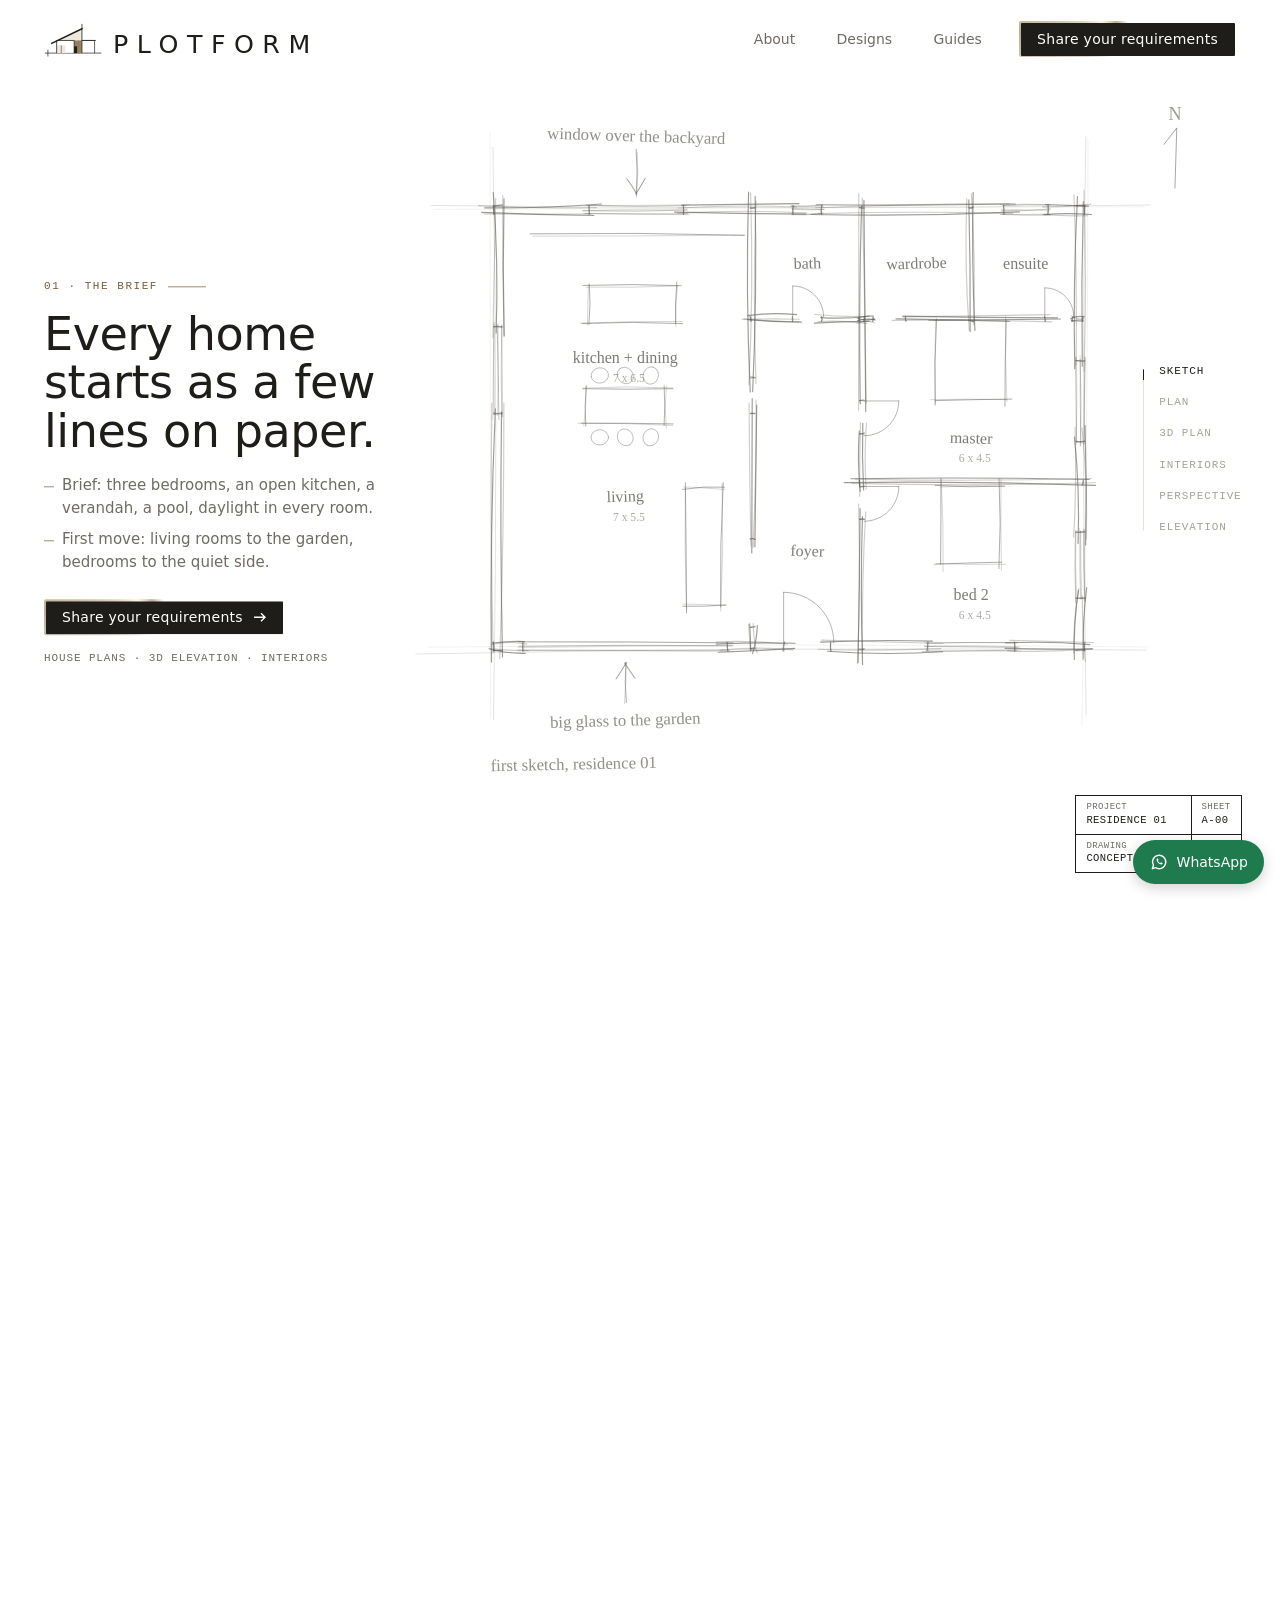
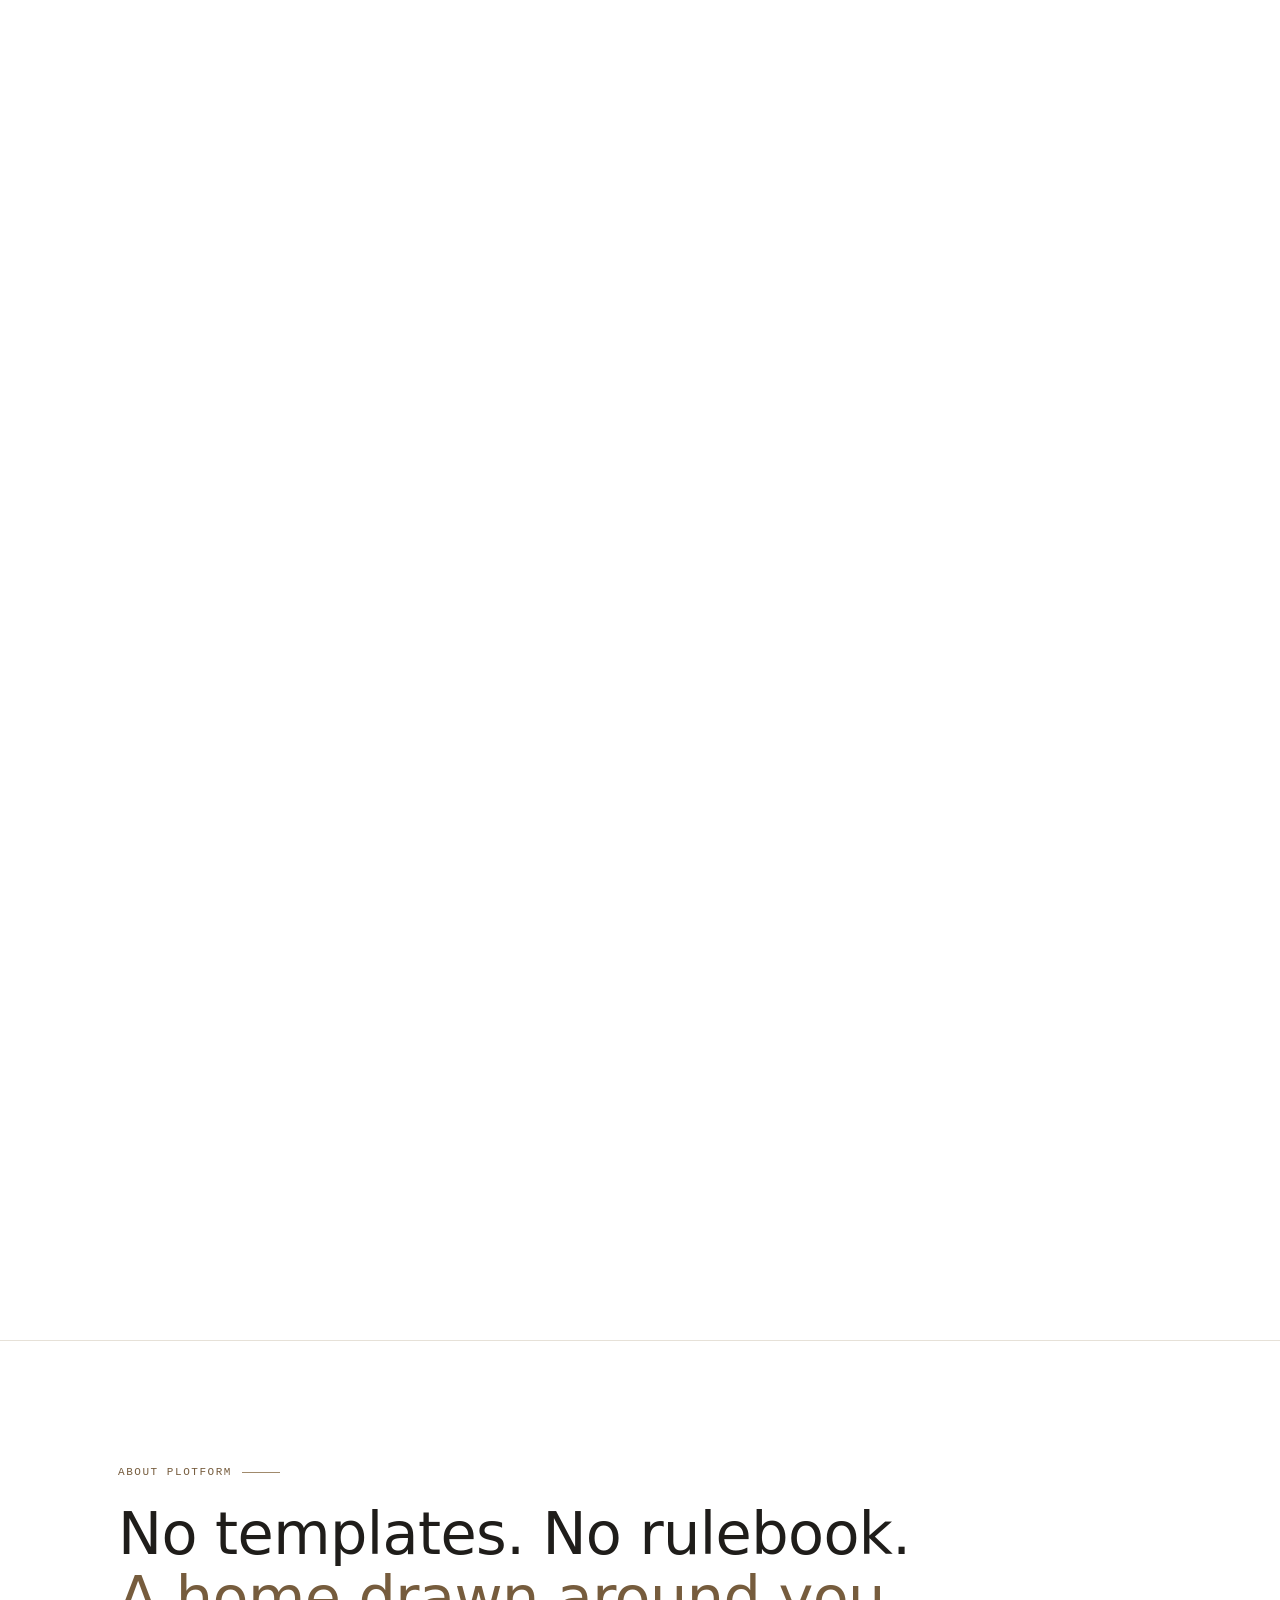
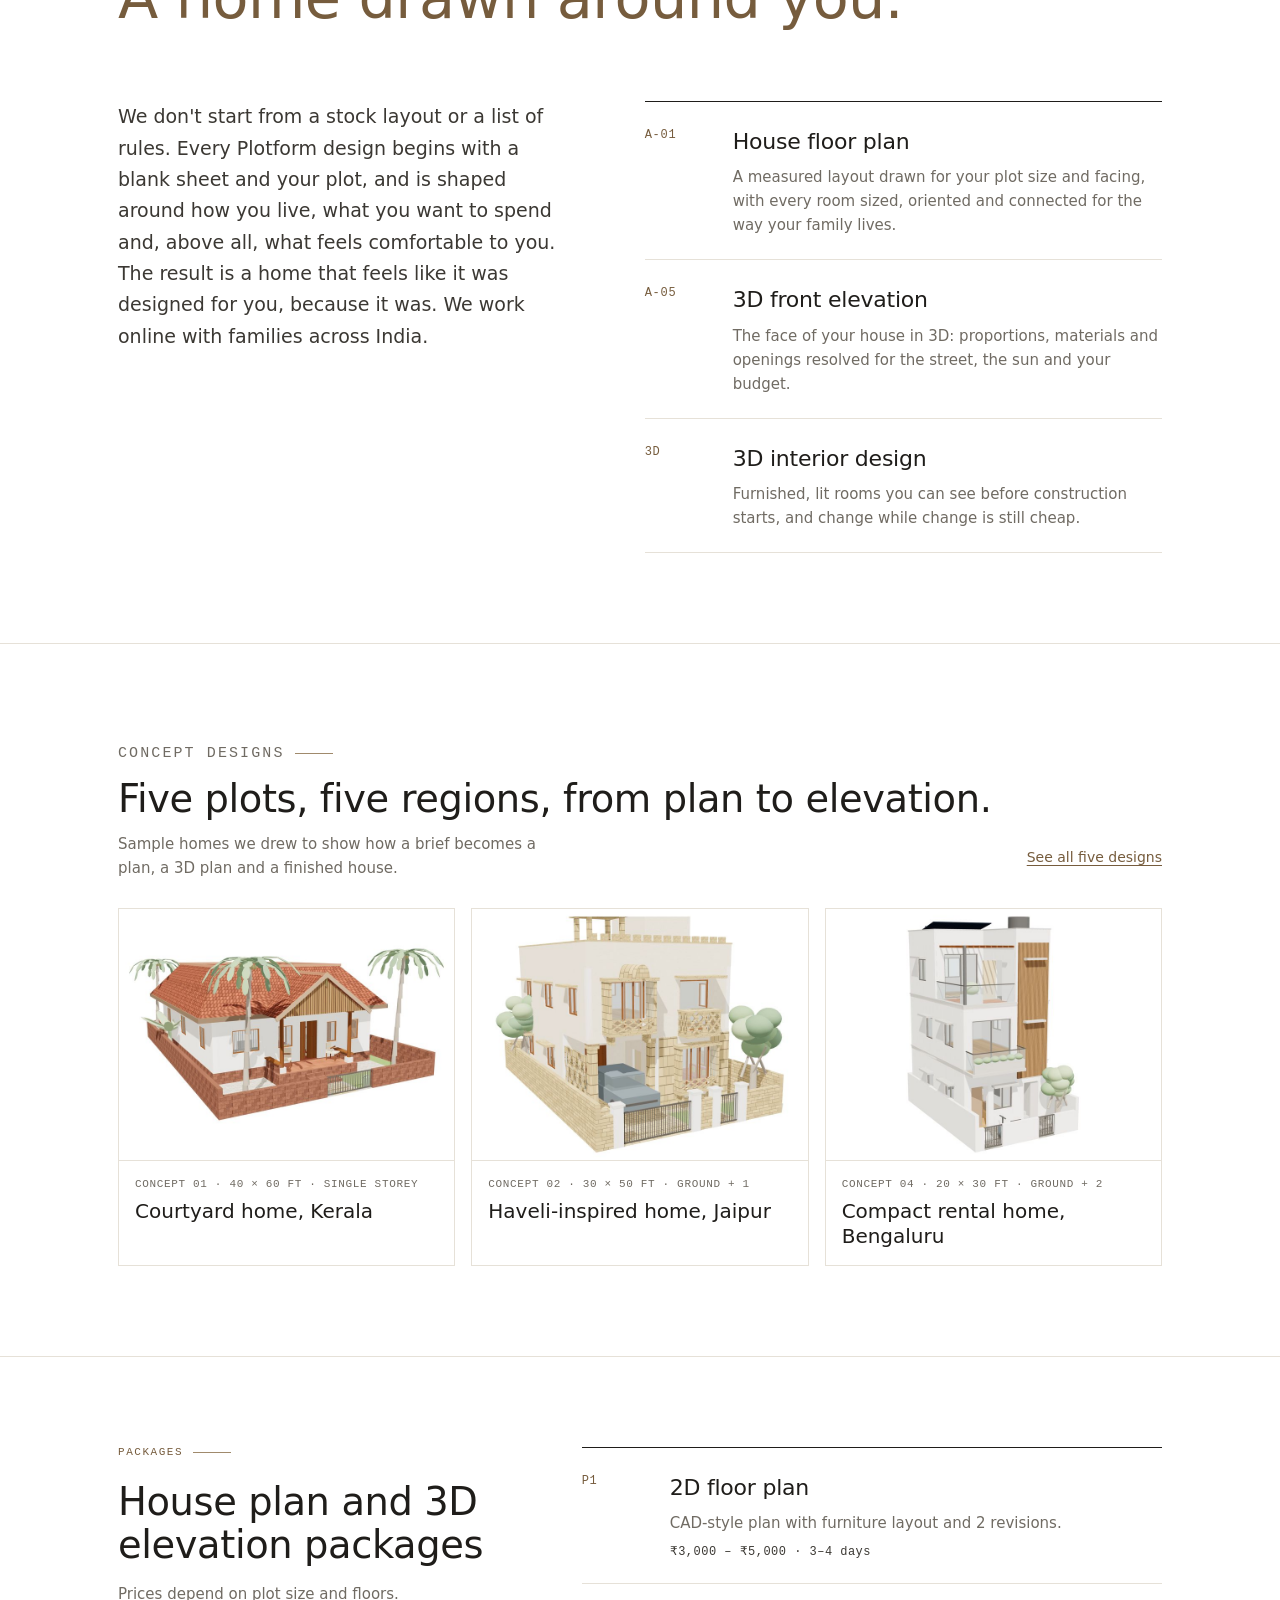
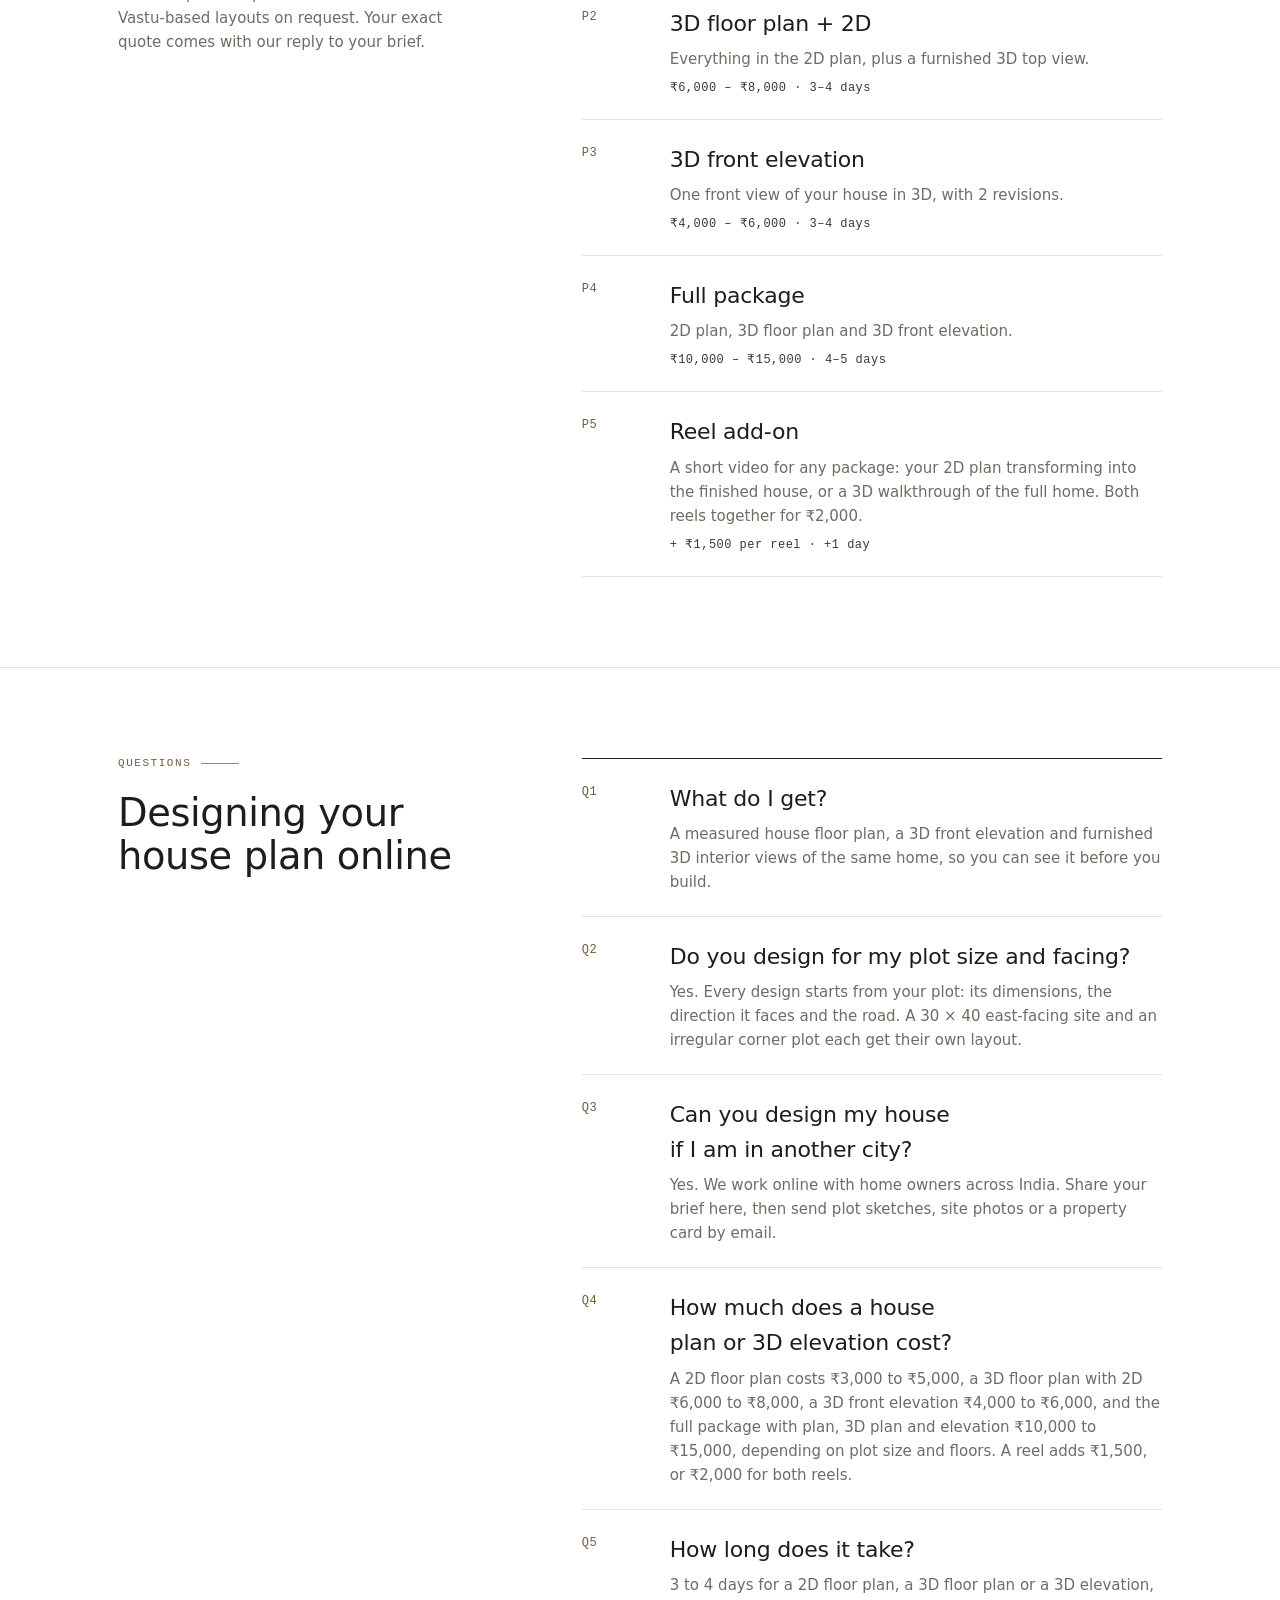
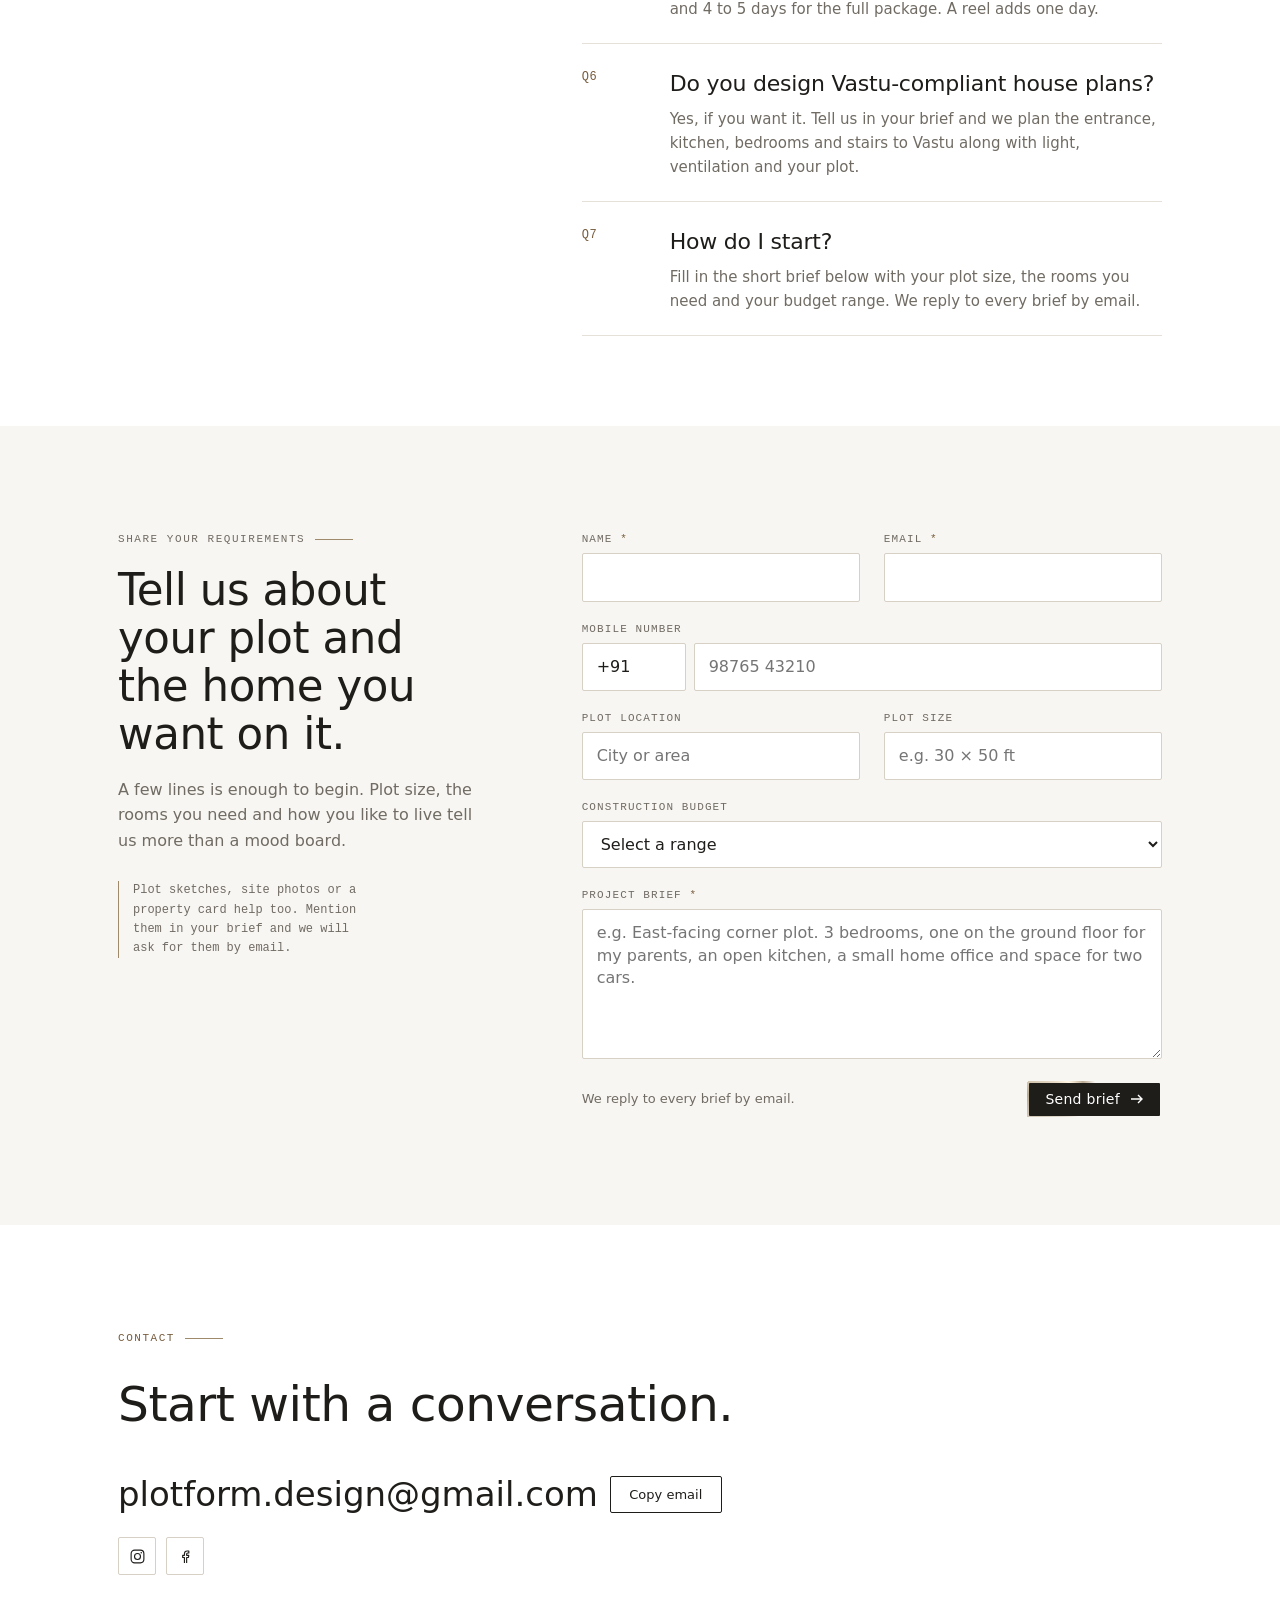
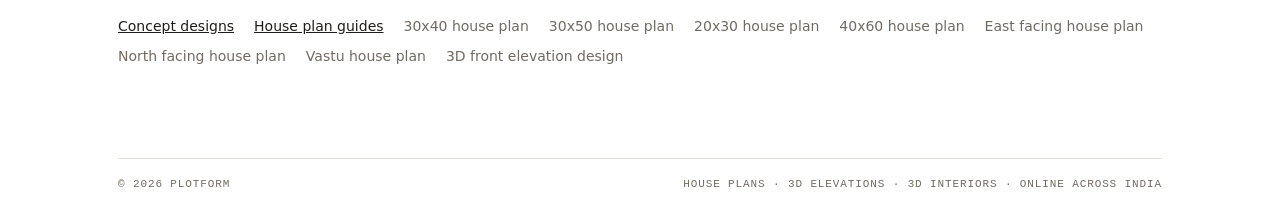
<file: index.html>
<!doctype html>
<html lang="en-IN">
<head>
<script>
/* arriving with ?panel=… or a #hash: never smooth-scroll through the 3D animation */
(function(){ var q = new URLSearchParams(location.search), p = q.get('panel'), h = location.hash.slice(1);
  if(p === 'brief' || p === 'about' || h === 'brief' || h === 'about'){ window.__pfPanel = p || h; history.replaceState(null, '', location.pathname); if('scrollRestoration' in history) history.scrollRestoration = 'manual'; }
  if(h || p) document.documentElement.style.scrollBehavior = 'auto';
})();
</script>

<meta charset="utf-8">
<meta http-equiv="Content-Security-Policy" content="default-src 'self'; script-src 'self' 'unsafe-inline'; style-src 'self' 'unsafe-inline' https://fonts.googleapis.com; font-src 'self' https://fonts.gstatic.com; img-src 'self' data: blob:; connect-src 'self' https://script.google.com https://script.googleusercontent.com; manifest-src 'self'; worker-src 'self' blob:; object-src 'none'; base-uri 'self'; form-action 'self' mailto:; upgrade-insecure-requests">
<meta name="referrer" content="strict-origin-when-cross-origin">
<meta name="viewport" content="width=device-width,initial-scale=1,viewport-fit=cover">
<title>House Plans & 3D Elevation Design Online in India | Plotform</title>
<meta name="description" content="House floor plans from ₹3,000, 3D front elevations and 3D interiors drawn for your plot size and facing. Online across India, ready in 3 to 5 days.">
<link rel="canonical" href="https://plotform.design/">
<meta name="robots" content="index,follow,max-image-preview:large">
<meta name="google-site-verification" content="cBne79ijU3FCGILNw38_AkoCvAjT_CsHXkk2hNtuWjE">
<meta name="theme-color" content="#ffffff">
<link rel="icon" href="/favicon.svg" type="image/svg+xml">
<link rel="icon" href="/favicon-32.png" sizes="32x32" type="image/png">
<link rel="apple-touch-icon" href="/apple-touch-icon.png">
<link rel="manifest" href="/site.webmanifest">
<meta property="og:type" content="website">
<meta property="og:site_name" content="Plotform">
<meta property="og:locale" content="en_IN">
<meta property="og:url" content="https://plotform.design/">
<meta property="og:title" content="House plans, 3D elevations and interiors, drawn for your plot">
<meta property="og:description" content="House floor plans from ₹3,000, 3D front elevations and 3D interiors drawn for your plot size and facing. Online across India, ready in 3 to 5 days.">
<meta property="og:image" content="https://plotform.design/og-image.jpg">
<meta property="og:image:width" content="1200">
<meta property="og:image:height" content="630">
<meta property="og:image:alt" content="Plotform 3D elevation of a single-storey Indian home with a shaded verandah, lit at dusk">
<meta name="twitter:card" content="summary_large_image">
<meta name="twitter:title" content="House plans, 3D elevations and interiors, drawn for your plot">
<meta name="twitter:description" content="House floor plans from ₹3,000, 3D front elevations and 3D interiors drawn for your plot size and facing. Online across India, ready in 3 to 5 days.">
<meta name="twitter:image" content="https://plotform.design/og-image.jpg">
<link rel="preconnect" href="https://fonts.googleapis.com">
<link rel="preconnect" href="https://fonts.gstatic.com" crossorigin>
<link rel="stylesheet" href="https://fonts.googleapis.com/css2?family=Architects+Daughter&family=IBM+Plex+Mono:wght@400;500&family=IBM+Plex+Sans:wght@300;400;500&family=Jost:wght@300;400;500&display=swap">
<script type="application/ld+json">{"@context": "https://schema.org", "@graph": [{"@type": "Organization", "@id": "https://plotform.design/#org", "name": "Plotform", "url": "https://plotform.design/", "logo": "https://plotform.design/apple-touch-icon.png", "email": "plotform.design@gmail.com", "description": "Plotform designs custom house floor plans, 3D elevations and 3D interiors for home owners across India.", "areaServed": {"@type": "Country", "name": "India"}, "knowsAbout": ["house plan", "floor plan", "3D elevation", "front elevation design", "3D interior design", "residential architecture"], "sameAs": ["https://www.instagram.com/plotform.design/", "https://www.facebook.com/profile.php?id=61595442266504"]}, {"@type": "WebSite", "@id": "https://plotform.design/#website", "url": "https://plotform.design/", "name": "Plotform", "inLanguage": "en-IN", "publisher": {"@id": "https://plotform.design/#org"}}, {"@type": "WebPage", "@id": "https://plotform.design/#home", "url": "https://plotform.design/", "name": "House Plans & 3D Elevation Design Online in India | Plotform", "description": "House floor plans from ₹3,000, 3D front elevations and 3D interiors drawn for your plot size and facing. Online across India, ready in 3 to 5 days.", "inLanguage": "en-IN", "isPartOf": {"@id": "https://plotform.design/#website"}, "about": {"@id": "https://plotform.design/#org"}, "primaryImageOfPage": "https://plotform.design/og-image.jpg"}, {"@type": "Service", "name": "2D floor plan", "serviceType": "House plan", "description": "CAD-style plan with furniture layout and 2 revisions. Delivered in 3–4 days.", "provider": {"@id": "https://plotform.design/#org"}, "areaServed": {"@type": "Country", "name": "India"}, "offers": {"@type": "Offer", "priceCurrency": "INR", "priceSpecification": {"@type": "PriceSpecification", "minPrice": 3000, "maxPrice": 5000, "priceCurrency": "INR"}}}, {"@type": "Service", "name": "3D floor plan + 2D", "serviceType": "3D floor plan", "description": "Everything in the 2D plan, plus a furnished 3D top view. Delivered in 3–4 days.", "provider": {"@id": "https://plotform.design/#org"}, "areaServed": {"@type": "Country", "name": "India"}, "offers": {"@type": "Offer", "priceCurrency": "INR", "priceSpecification": {"@type": "PriceSpecification", "minPrice": 6000, "maxPrice": 8000, "priceCurrency": "INR"}}}, {"@type": "Service", "name": "3D front elevation", "serviceType": "3D elevation", "description": "One front view of your house in 3D, with 2 revisions. Delivered in 3–4 days.", "provider": {"@id": "https://plotform.design/#org"}, "areaServed": {"@type": "Country", "name": "India"}, "offers": {"@type": "Offer", "priceCurrency": "INR", "priceSpecification": {"@type": "PriceSpecification", "minPrice": 4000, "maxPrice": 6000, "priceCurrency": "INR"}}}, {"@type": "Service", "name": "Full package", "serviceType": "House design package", "description": "2D plan, 3D floor plan and 3D front elevation. Delivered in 4–5 days.", "provider": {"@id": "https://plotform.design/#org"}, "areaServed": {"@type": "Country", "name": "India"}, "offers": {"@type": "Offer", "priceCurrency": "INR", "priceSpecification": {"@type": "PriceSpecification", "minPrice": 10000, "maxPrice": 15000, "priceCurrency": "INR"}}}, {"@type": "Service", "name": "Reel add-on", "serviceType": "House tour video", "description": "Add-on to any package: a 2D plan-to-house transition reel or a 3D walkthrough of the full home, ₹1,500 each or ₹2,000 for both. Adds 1 day.", "provider": {"@id": "https://plotform.design/#org"}, "areaServed": {"@type": "Country", "name": "India"}, "offers": {"@type": "Offer", "priceCurrency": "INR", "priceSpecification": {"@type": "PriceSpecification", "minPrice": 1500, "maxPrice": 2000, "priceCurrency": "INR"}}}]}</script>
<style>:root{color-scheme:light;box-sizing:border-box;padding-top:env(safe-area-inset-top,0px);padding-bottom:env(safe-area-inset-bottom,0px)}html{scroll-padding-top:env(safe-area-inset-top,0px)}body{margin:0;padding:0;font:14px -apple-system,BlinkMacSystemFont,sans-serif;background:#fff;color:#000}img{max-width:100%}[hidden]:not([hidden=until-found i]){display:none!important}</style>
<style>
/* Layout: one sticky drafting-table stage driven by scroll (sketch -> plan -> 3D -> elevation),
   sheet notes pinned left like a title column, then a quiet two-column studio section. White paper only. */
:root{
  --paper:#ffffff;
  --ink:#1f1d1a;
  --graphite:#706b63;
  --hair:#e6e1d8;
  --oak:#a08a6c;
  --oak-deep:#765c3d;
  --wash:#f8f6f2;
  --btn-bg:#1f1d1a; --btn-fg:#ffffff; --btn-hover:#765c3d; --faint:#a7a198; --fg2:#3b3833; --line2:#d6d0c5; --logo-soft:#efe8dc;
  --f-display:"Jost","Futura","Century Gothic",system-ui,sans-serif;
  --f-body:"IBM Plex Sans",system-ui,-apple-system,"Segoe UI",sans-serif;
  --f-mono:"IBM Plex Mono",ui-monospace,"SFMono-Regular",Menlo,monospace;
  --f-hand:"Architects Daughter","Segoe Print","Bradley Hand",cursive;
  color-scheme:light;
}
*{box-sizing:border-box}
html{scroll-behavior:smooth;background:var(--paper)}
@media (prefers-reduced-motion:reduce){html{scroll-behavior:auto}}
body{background:var(--paper);color:var(--ink);font-family:var(--f-body);font-size:16px;line-height:1.6;-webkit-font-smoothing:antialiased;overflow-x:hidden}
a{color:inherit}
:focus-visible{outline:2px solid var(--oak);outline-offset:3px}
h1,h2,h3{font-family:var(--f-display);font-weight:300;text-wrap:balance;margin:0;letter-spacing:-.01em}
p{margin:0}

/* nav */
.nav{position:fixed;top:0;left:0;right:0;z-index:30;display:flex;align-items:center;justify-content:space-between;gap:16px;
  padding:calc(env(safe-area-inset-top,0px) + 14px) clamp(16px,4vw,44px) 14px;
  background:linear-gradient(var(--paper) 55%,transparent)}
.brand{color:var(--ink);display:flex;align-items:center;gap:12px;text-decoration:none;min-width:0}
.brand svg{height:28px;width:auto;flex:none;overflow:visible}
@media (min-width:900px){.brand svg{height:36px}.nav{padding-top:calc(env(safe-area-inset-top,0px) + 16px);padding-bottom:16px}}
.links{display:flex;align-items:center;gap:clamp(14px,2.6vw,34px);font-size:14px}
.links a:not(.btn){text-decoration:none;color:var(--graphite);transition:color .2s}
.links a:not(.btn):hover{color:var(--ink)}
.btn{display:inline-flex;align-items:center;gap:10px;background:var(--btn-bg);color:var(--btn-fg);padding:11px 18px;border-radius:2px;
  text-decoration:none;font:500 14px/1 var(--f-body);letter-spacing:.02em;border:0;cursor:pointer;transition:background .25s}
.btn:hover{background:var(--btn-hover)}
.btn svg{width:14px;height:14px}
.short{display:none}
@media (max-width:899px){.links .btn{display:none}.links a:not(.btn){color:var(--ink);font-size:15px;line-height:1}.links{align-self:flex-end;padding-bottom:1px}}
@media (max-width:560px){.brand svg{height:27px}}

/* stage */
.build{position:relative;height:860vh}
.stage{position:sticky;top:0;height:100vh;height:100svh;overflow:hidden;background:var(--paper)}
#gl,#ink{position:absolute;inset:0;width:100%;height:100%;display:block}
#ink{pointer-events:none}
.veil{position:absolute;inset:0;pointer-events:none;background:linear-gradient(90deg,var(--paper) 0,color-mix(in srgb,var(--paper) 82%,transparent) 20%,transparent 33%)}
@media (max-width:900px), (max-aspect-ratio:9/10){.veil{display:none}}
.nogl{position:absolute;inset:auto 16px 16px;font:12px var(--f-mono);color:var(--graphite)}

.caps{position:absolute;left:clamp(16px,4vw,44px);top:50%;transform:translateY(-50%);width:min(390px,31vw);display:grid;gap:26px}
.cap-stack{position:relative;height:340px;pointer-events:none}
.cap{position:absolute;left:0;right:0;bottom:0;opacity:0;transform:translateY(14px);transition:opacity .6s ease,transform .7s cubic-bezier(.2,.7,.2,1)}
.cap.on{opacity:1;transform:none;pointer-events:auto}
.cap .k{font:500 11px/1 var(--f-mono);letter-spacing:.14em;text-transform:uppercase;color:var(--oak-deep);display:flex;gap:10px;align-items:center}
.cap .k::after{content:"";height:1px;width:38px;background:var(--oak)}
.cap h1,.cap .lead{font-size:clamp(34px,3.6vw,54px);line-height:1.06;margin:18px 0 16px}
.cap h2{font-size:clamp(26px,2.5vw,36px);line-height:1.12;margin:16px 0 12px}
.cap p{color:var(--graphite);font-size:15.5px;max-width:34ch}
.notes{list-style:none;margin:18px 0 0;padding:0;display:grid;gap:9px;max-width:36ch}
.notes li{display:grid;grid-template-columns:18px minmax(0,1fr);color:var(--graphite);font-size:15px;line-height:1.5}
.notes li::before{content:"";width:10px;height:1px;background:var(--oak);margin-top:.78em}
.stage-cta{display:flex;align-items:center;gap:16px;flex-wrap:wrap}
.stage-cta small,.stage-cta .tag{font:400 11px/1.4 var(--f-mono);letter-spacing:.08em;text-transform:uppercase;color:var(--graphite);margin:0}

.rail{position:absolute;right:clamp(16px,3vw,40px);top:50%;transform:translateY(-50%);list-style:none;margin:0;padding:0 0 0 16px;display:grid;gap:18px}
.rail::before{content:"";position:absolute;left:0;top:4px;bottom:4px;width:1px;background:var(--hair)}
.rail i{position:absolute;left:0;top:4px;width:1px;background:var(--ink);height:calc(100% - 8px);transform-origin:top;transform:scaleY(0)}
.rail button{all:unset;cursor:pointer;font:400 11px/1.2 var(--f-mono);letter-spacing:.08em;text-transform:uppercase;color:var(--faint);transition:color .3s;display:block}
.rail button:hover{color:var(--graphite)}
.rail button.on{color:var(--ink)}
.rail button:focus-visible{outline:2px solid var(--oak);outline-offset:4px}

.sheet{position:absolute;right:clamp(16px,3vw,40px);bottom:clamp(16px,3vh,32px);display:grid;grid-template-columns:auto auto;border:1px solid var(--ink);font:400 10.5px/1.3 var(--f-mono);letter-spacing:.04em;text-transform:uppercase;background:color-mix(in srgb,var(--paper) 86%,transparent)}
.sheet span{padding:6px 10px;border-right:1px solid var(--ink);border-bottom:1px solid var(--ink)}
.sheet span:nth-child(2n){border-right:0}
.sheet span:nth-last-child(-n+2){border-bottom:0}
.sheet em{font-style:normal;color:var(--graphite);display:block;font-size:9px}
.cue{position:absolute;left:50%;bottom:26px;transform:translateX(-50%);font:400 11px var(--f-mono);letter-spacing:.2em;text-transform:uppercase;color:var(--graphite);display:grid;justify-items:center;gap:10px;transition:opacity .5s}
.cue::after{content:"";width:1px;height:38px;background:linear-gradient(var(--ink),transparent);animation:cue 2.2s ease-in-out infinite;transform-origin:top}
@keyframes cue{0%{transform:scaleY(0)}50%{transform:scaleY(1)}100%{transform:scaleY(1);opacity:0}}
@media (prefers-reduced-motion:reduce){.cue::after{animation:none}}

@media (max-width:900px), (max-aspect-ratio:9/10){
  .caps{left:0;right:0;width:auto;top:auto;bottom:0;transform:none;gap:16px;padding:44px 16px calc(env(safe-area-inset-bottom,0px) + 20px);background:linear-gradient(transparent,var(--paper) 30%)}
  .cap-stack{height:178px}
  .notes{margin-top:10px;gap:5px}.notes li{font-size:13.5px}
  .stage-cta small,.stage-cta .tag{display:none}
  .cap h1,.cap .lead{font-size:clamp(30px,8vw,40px);margin:12px 0 10px}
  .cap h2{font-size:clamp(23px,6.4vw,30px);margin:10px 0 8px}
  .rail,.sheet{display:none}
  .cue{display:none}
}

/* content */
.wrap{max-width:1140px;margin:0 auto;padding-inline:clamp(16px,5vw,48px)}
.eyebrow{font:500 11px/1 var(--f-mono);letter-spacing:.14em;text-transform:uppercase;color:var(--oak-deep);display:flex;gap:10px;align-items:center}
.eyebrow::after{content:"";height:1px;width:38px;background:var(--oak)}
section.about{padding-block:clamp(90px,14vh,150px) clamp(70px,10vh,110px);border-top:1px solid var(--hair)}
.statement{font-size:clamp(30px,4.6vw,64px);line-height:1.08;margin:24px 0 clamp(40px,6vw,72px);text-wrap:wrap}
.statement span{display:block}
.statement .l2{color:var(--oak-deep)}
@media (min-width:700px){.statement span{white-space:nowrap}}
.about-grid{display:grid;grid-template-columns:minmax(0,1fr) minmax(0,1.15fr);gap:clamp(32px,6vw,90px);align-items:start}
.lede{font-size:clamp(17px,1.5vw,19px);line-height:1.65;color:var(--fg2);max-width:44ch}
.sheets{list-style:none;margin:0;padding:0;border-top:1px solid var(--ink)}
.sheets li{display:grid;grid-template-columns:72px minmax(0,1fr);gap:16px;padding:22px 0;border-bottom:1px solid var(--hair)}
.sheets .code{font:500 12px/1.9 var(--f-mono);letter-spacing:.06em;color:var(--oak-deep)}
.sheets h3{font-size:22px;font-weight:400;margin-bottom:6px}
.sheets p{color:var(--graphite);font-size:15px}
@media (max-width:820px){.about-grid{grid-template-columns:1fr}}

section.packages{padding-block:clamp(70px,10vh,110px);border-top:1px solid var(--hair)}
.packages h2{font-size:clamp(28px,3vw,40px);line-height:1.12;margin:22px 0 16px}
.pkg-note{color:var(--graphite);font-size:15px;max-width:34ch}
.sheets .pkg{margin-top:8px;font:500 12px/1.5 var(--f-mono);letter-spacing:.04em;color:var(--fg2)}
.social{display:flex;gap:10px;align-items:center}
.social a{display:grid;place-items:center;width:38px;height:38px;border:1px solid var(--line2);border-radius:2px;color:var(--ink);transition:border-color .2s,color .2s}
.social a:hover{border-color:var(--ink);color:var(--oak-deep)}
.social svg{width:17px;height:17px}
section.faq{padding-block:clamp(70px,10vh,110px);border-top:1px solid var(--hair)}
.faq-grid{display:grid;grid-template-columns:minmax(0,.8fr) minmax(0,1.2fr);gap:clamp(32px,6vw,90px);align-items:start}
.faq h2{font-size:clamp(28px,3vw,40px);line-height:1.12;margin:22px 0 0}
@media (max-width:820px){.faq-grid{grid-template-columns:1fr}}
section.brief{padding-block:clamp(80px,12vh,130px);background:var(--wash)}
.brief-grid{display:grid;grid-template-columns:minmax(0,.8fr) minmax(0,1.2fr);gap:clamp(32px,6vw,90px)}
.brief h2{font-size:clamp(30px,3.4vw,46px);line-height:1.1;margin:22px 0 18px}
.brief-intro p{color:var(--graphite);max-width:36ch}
.brief-intro .note{margin-top:28px;font:400 12px/1.6 var(--f-mono);color:var(--graphite);border-left:1px solid var(--oak);padding-left:14px}
form{display:grid;grid-template-columns:1fr 1fr;gap:22px 24px}
.f{display:grid;gap:8px;min-width:0}
.f.full{grid-column:1/-1}
.tel{display:grid;grid-template-columns:6.5em minmax(0,1fr);gap:8px}
label{font:500 11px/1 var(--f-mono);letter-spacing:.1em;text-transform:uppercase;color:var(--graphite)}
label i{font-style:normal;color:var(--oak-deep)}
input,select,textarea{font:400 16px/1.4 var(--f-body);color:var(--ink);background:var(--paper);border:1px solid var(--line2);border-radius:2px;padding:12px 14px;width:100%;transition:border-color .2s}
input:focus,select:focus,textarea:focus{outline:none;border-color:var(--ink)}
textarea{min-height:150px;resize:vertical}
.form-foot{grid-column:1/-1;display:flex;flex-wrap:wrap;align-items:center;gap:16px 24px;justify-content:space-between}
.form-foot small{color:var(--graphite);font-size:13px}
.err{color:#9b3b2a;font-size:13px}
@media (max-width:820px){.brief-grid{grid-template-columns:1fr}}
@media (max-width:520px){form{grid-template-columns:1fr}}
.sent{border:1px solid var(--ink);background:var(--paper);padding:clamp(20px,3vw,32px);display:grid;gap:14px}
.sent h3{font-size:26px;font-weight:400}
.sent pre{white-space:pre-wrap;font:400 13px/1.6 var(--f-mono);background:var(--wash);padding:16px;margin:0;max-height:260px;overflow:auto}
.row{display:flex;flex-wrap:wrap;gap:12px;align-items:center}
.ghost{all:unset;box-sizing:border-box;display:inline-block;min-width:8.6em;text-align:center;cursor:pointer;font:500 13px/1 var(--f-body);padding:11px 16px;border:1px solid var(--ink);border-radius:2px}   /* fixed width: 'Copied' must not reflow the row */
.ghost:hover{background:var(--ink);color:var(--paper)}
.ghost:focus-visible{outline:2px solid var(--oak);outline-offset:3px}

footer.contact{padding-block:clamp(80px,12vh,130px) 28px}
footer h2{font-size:clamp(30px,3.8vw,52px);margin:22px 0 30px}
.mail{font:300 clamp(22px,3vw,34px)/1.2 var(--f-display);user-select:all;word-break:break-all}
.foot{margin-top:clamp(70px,10vh,110px);padding-top:18px;border-top:1px solid var(--hair);display:flex;flex-wrap:wrap;gap:8px 24px;justify-content:space-between;font:400 11px/1.4 var(--f-mono);letter-spacing:.08em;text-transform:uppercase;color:var(--graphite)}

/* side panel: About + brief open over the scene, in the scene's current colours */
.scrim{position:fixed;inset:0;z-index:40;background:color-mix(in srgb,var(--paper) 40%,transparent);backdrop-filter:blur(6px);-webkit-backdrop-filter:blur(6px);opacity:0;transition:opacity .45s ease}
.panel{position:fixed;z-index:41;top:0;right:0;bottom:0;width:min(540px,100%);background:var(--paper);color:var(--ink);border-left:1px solid var(--hair);
  display:flex;flex-direction:column;transform:translateX(100%);transition:transform .55s cubic-bezier(.2,.75,.2,1);box-shadow:-30px 0 60px rgba(0,0,0,.12)}
.panel.open{transform:none}.scrim.open{opacity:1}
.panel-head{display:flex;align-items:center;justify-content:space-between;gap:16px;padding:calc(env(safe-area-inset-top,0px) + 22px) clamp(20px,4vw,40px) 18px;border-bottom:1px solid var(--hair)}
.x{all:unset;cursor:pointer;width:40px;height:40px;display:grid;place-items:center;border-radius:2px;color:var(--ink)}
.x:hover{background:var(--wash)}.x:focus-visible{outline:2px solid var(--oak);outline-offset:2px}
.panel-body{overflow-y:auto;-webkit-overflow-scrolling:touch;padding:28px clamp(20px,4vw,40px) calc(env(safe-area-inset-bottom,0px) + 40px);display:grid;gap:26px;overscroll-behavior:contain}
.panel .statement{font-size:clamp(23px,6.4vw,33px);margin:0}
.panel .statement span{white-space:nowrap}
.panel .about-grid{grid-template-columns:1fr;gap:26px}
.panel .brief h2,.panel h2.ph{font-size:clamp(26px,2.6vw,34px);line-height:1.12;margin:0}
.panel .muted{color:var(--graphite)}
.panel .mail{font-size:22px}
@media (min-width:1024px) and (min-height:560px){
  .panel{width:min(1120px,94vw)}
  .panel-body{grid-template-columns:minmax(0,.9fr) minmax(0,1.1fr);column-gap:clamp(36px,4vw,64px);row-gap:20px;align-content:start;padding-top:26px;padding-bottom:calc(env(safe-area-inset-bottom,0px) + 28px)}
  .panel .about-grid{display:contents}
  .panel .statement,.panel .lede,.panel-body>.row,.panel h2.ph,.panel .muted{grid-column:1}
  .panel .sheets{grid-column:2;grid-row:1/span 3}
  .panel #formWrap{grid-column:2;grid-row:1/span 3}
  .panel .sheets li{padding:16px 0}
  .panel form{gap:16px 20px}
  .panel textarea{min-height:112px}
}
@media (max-width:640px){
  .panel{top:auto;left:0;width:100%;max-height:90svh;border-left:0;border-top:1px solid var(--hair);border-radius:14px 14px 0 0;transform:translateY(100%);box-shadow:0 -20px 50px rgba(0,0,0,.18)}
  .panel-head{padding-top:18px}
  .panel form{grid-template-columns:1fr}
}
@media (prefers-reduced-motion:reduce){.panel,.scrim{transition:none}}

/* logo: the house builds itself on its plot line, holds, and rebuilds (independent of scroll) */
.lg-draw{stroke-dasharray:var(--L);stroke-dashoffset:0}
.lg .d1{--L:88}.lg .d2{--L:16}.lg .d3{--L:81}.lg .d4{--L:60}.lg .d5{--L:69}   /* exact lengths of each line in SVG units */
.lg .d1{animation:ld1 9s cubic-bezier(.5,0,.3,1) infinite}.lg .d2{animation:ld2 9s ease-in-out infinite}.lg .d3{animation:ld3 9s cubic-bezier(.5,0,.3,1) infinite}
.lg .d4{animation:ld4 9s cubic-bezier(.5,0,.3,1) infinite}.lg .d5{animation:ld5 9s cubic-bezier(.6,0,.2,1) infinite}
.lg .f1{animation:lf1 9s ease infinite}.lg .f2{animation:lf2 9s ease infinite}.lg .f3{animation:lf3 9s ease infinite}.lg .f4{animation:lf4 9s ease infinite}
.lg .s1{animation:ls1 9s ease infinite}.lg .s2{animation:ls2 9s ease infinite}.lg .s3{animation:ls3 9s ease infinite}.lg .s4{animation:ls4 9s ease infinite}.lg .dr{animation:ldr 9s ease infinite}
@keyframes ld1{0%,3%{stroke-dashoffset:var(--L);opacity:1}17%,86%{stroke-dashoffset:0;opacity:1}95%,100%{stroke-dashoffset:0;opacity:0}}
@keyframes ld2{0%,14%{stroke-dashoffset:var(--L);opacity:1}20%,86%{stroke-dashoffset:0;opacity:1}95%,100%{stroke-dashoffset:0;opacity:0}}
@keyframes ld3{0%,12%{stroke-dashoffset:var(--L);opacity:1}26%,86%{stroke-dashoffset:0;opacity:1}95%,100%{stroke-dashoffset:0;opacity:0}}
@keyframes ld4{0%,18%{stroke-dashoffset:var(--L);opacity:1}30%,86%{stroke-dashoffset:0;opacity:1}95%,100%{stroke-dashoffset:0;opacity:0}}
@keyframes ld5{0%,28%{stroke-dashoffset:var(--L);opacity:1}40%,86%{stroke-dashoffset:0;opacity:1}95%,100%{stroke-dashoffset:0;opacity:0}}
@keyframes lf1{0%,38%{opacity:0}46%,86%{opacity:1}95%,100%{opacity:0}}
@keyframes lf2{0%,10%{opacity:0}22%,86%{opacity:1}95%,100%{opacity:0}}
@keyframes lf3{0%,40%{opacity:0}48%,86%{opacity:1}95%,100%{opacity:0}}
@keyframes lf4{0%,44%{opacity:0}50%,86%{opacity:1}95%,100%{opacity:0}}
@keyframes ls1{0%,50%{opacity:0}53%,86%{opacity:1}95%,100%{opacity:0}}
@keyframes ls2{0%,52%{opacity:0}55%,86%{opacity:1}95%,100%{opacity:0}}
@keyframes ls3{0%,54%{opacity:0}57%,86%{opacity:1}95%,100%{opacity:0}}
@keyframes ls4{0%,56%{opacity:0}59%,86%{opacity:1}95%,100%{opacity:0}}
@keyframes ldr{0%,60%{opacity:0}66%,86%{opacity:1}95%,100%{opacity:0}}
/* shine travelling round the primary button */
/* perf: the conic gradient is static; the square layer rotates on the compositor (no per-frame repaint) */
.btn.shine{position:relative;isolation:isolate;background:transparent;overflow:hidden}
.btn.shine::before{content:"";position:absolute;left:50%;top:50%;width:max(160%,240px);aspect-ratio:1;z-index:-2;transform:translate(-50%,-50%) rotate(0deg);will-change:transform;background:conic-gradient(transparent 0 62%,color-mix(in srgb,var(--oak) 70%,transparent) 76%,#fff6e4 84%,color-mix(in srgb,var(--oak) 70%,transparent) 90%,transparent 100%);animation:spin 3.6s linear infinite}
.btn.shine::after{content:"";position:absolute;inset:1.5px;border-radius:1px;z-index:-1;background:var(--btn-bg);transition:background .25s}
.btn.shine:hover::after{background:var(--btn-hover)}
@keyframes spin{to{transform:translate(-50%,-50%) rotate(360deg)}}
.btn svg{transition:transform .35s cubic-bezier(.2,.7,.2,1)}.btn:hover svg{transform:translateX(4px)}
/* captions: notes arrive one after another */
.cap .notes li{opacity:0;transform:translateY(8px);transition:opacity .5s ease,transform .6s cubic-bezier(.2,.7,.2,1)}
.cap.on .notes li{opacity:1;transform:none}
.cap.on .notes li:nth-child(1){transition-delay:.18s}.cap.on .notes li:nth-child(2){transition-delay:.32s}
.cap .k::after{transform-origin:left;transition:transform .7s cubic-bezier(.2,.7,.2,1) .1s;transform:scaleX(0)}.cap.on .k::after{transform:scaleX(1)}
/* sections below reveal gently as they enter */
.rv{opacity:1;transform:none;transition:opacity .8s ease,transform .9s cubic-bezier(.2,.7,.2,1)}
.rv.pre{opacity:0;transform:translateY(22px)}
/* Reduce Motion (iPhone: Settings > Accessibility > Motion): no endless loops, but the brand still has life.
   The logo builds once and stays; the button shine runs as a slow, gentle sweep. */
@media (prefers-reduced-motion:reduce){
  .btn.shine::before{animation-duration:7s}
  .cap .notes li,.rv.pre{opacity:1;transform:none;transition:none}
}
@keyframes lgDraw{from{stroke-dashoffset:var(--L)}to{stroke-dashoffset:0}}
@keyframes lgFade{from{opacity:0}to{opacity:1}}
</style>
<style>
.burger{display:none}
@media (min-width:900px){.nav .links a:not(.btn){display:inline-block;padding:12px 4px}}
@media (max-width:899px){
  .burger{all:unset;-webkit-tap-highlight-color:transparent;box-sizing:border-box;cursor:pointer;display:grid;align-content:center;justify-items:end;gap:5px;width:44px;height:44px;padding:0 6px;position:relative;z-index:2;align-self:center;margin-right:-6px}
  .burger i{display:block;height:1.5px;background:var(--ink);transition:transform .35s cubic-bezier(.2,.7,.2,1),opacity .2s,width .35s}
  .burger i:nth-child(1){width:26px}.burger i:nth-child(2){width:17px}.burger i:nth-child(3){width:26px}
  .burger:focus-visible{outline:2px solid var(--oak);outline-offset:2px}
  .nav.menu-open .burger i:nth-child(1){transform:translateY(6.5px) rotate(45deg)}
  .nav.menu-open .burger i:nth-child(2){opacity:0;width:0}
  .nav.menu-open .burger i:nth-child(3){transform:translateY(-6.5px) rotate(-45deg)}
  .nav .links{position:absolute;top:calc(100% - 4px);right:clamp(16px,4vw,44px);left:auto;display:flex;flex-direction:column;align-items:flex-end;gap:0;width:max-content;min-width:168px;max-width:calc(100vw - 32px);padding:6px 18px 16px;background:var(--paper);border:0;border-radius:4px;box-shadow:0 10px 30px rgba(31,29,26,.13),0 1px 3px rgba(31,29,26,.08);
    opacity:0;visibility:hidden;transform:translateY(-6px);transition:opacity .25s ease,transform .3s cubic-bezier(.2,.7,.2,1),visibility 0s .3s;align-self:auto}
  .nav.menu-open .links{opacity:1;visibility:visible;transform:none;transition:opacity .25s ease,transform .3s cubic-bezier(.2,.7,.2,1)}
  .nav .links a:not(.btn){display:block;width:100%;text-align:right;padding:13px 2px;border-bottom:1px solid var(--hair);font-size:16px;line-height:1.2;color:var(--ink)}
  .nav .links .btn{display:inline-flex;justify-content:center;margin-top:12px;font-size:14px;padding:12px 14px}
}
</style>
<style>/* wa-hide */html[style*="overflow: hidden"] .wa-fab{opacity:0;pointer-events:none}.wa-fab{transition:opacity .2s}</style>
</head>
<body>

<header class="nav">
  <a class="brand" href="#top" aria-label="Plotform home">
    <svg id="brandSvg" viewBox="0 0 560 74" aria-hidden="true">
      <path d="M2 66H118M8 59V73" stroke="currentColor" stroke-width="1.4" fill="none"/>
      <g class="lg">
        <path class="lg-fill f1" d="M26 40L78 15V40Z" style="fill:var(--logo-soft)"/>
        <path class="lg-fill f2" d="M26.8 40.8H61.2V65.2H26.8Z" style="fill:var(--paper)"/>
        <path class="lg-fill f3" d="M27 50H44V66H27Z" style="fill:var(--logo-soft)"/>
        <path class="lg-fill f4" d="M62 40H78V66H62Z" fill="#a08a6c"/>
        <path class="lg-fill s1" d="M65 40V66" stroke="#7d6648" stroke-width=".8"/>
        <path class="lg-fill s2" d="M68 40V66" stroke="#7d6648" stroke-width=".8"/>
        <path class="lg-fill s3" d="M71 40V66" stroke="#7d6648" stroke-width=".8"/>
        <path class="lg-fill s4" d="M74 40V66" stroke="#7d6648" stroke-width=".8"/>
        <path class="lg-fill dr" d="M62 52H68V66H62Z" fill="#1f1d1a"/>
        <path class="lg-draw d1" d="M26 66V40H62V66" fill="none" stroke="currentColor" stroke-width="1.6"/>
        <path class="lg-draw d2" d="M35.5 66V50" fill="none" stroke="currentColor" stroke-width="1"/>
        <path class="lg-draw d3" d="M78 40H104V66M78 40H107" fill="none" stroke="currentColor" stroke-width="1.4"/>
        <path class="lg-draw d4" d="M78 66V6" fill="none" stroke="currentColor" stroke-width="1.6"/>
        <path class="lg-draw d5" d="M78 16L16 46" fill="none" stroke="currentColor" stroke-width="3" stroke-linecap="square"/>
      </g>
      <text id="brandWord" x="142" y="66" fill="currentColor" font-size="52" letter-spacing="17.5" style="font-family:var(--f-display);font-weight:400">PLOTFORM</text>
    </svg>
  </a>
  <button class="burger" type="button" aria-label="Menu" aria-expanded="false" aria-controls="mainNav"><i></i><i></i><i></i></button>
  <nav class="links" id="mainNav" aria-label="Main">
    <a href="#about" data-panel="about">About</a>
    <a href="/designs">Designs</a>
    <a href="/house-plans">Guides</a>
    <a class="btn shine" href="#brief" data-panel="brief">Share your requirements</a>
  </nav>
</header>

<main id="top">
<section class="build" id="build" aria-label="From sketch to elevation">
  <div class="stage">
    <canvas id="gl" aria-hidden="true"></canvas>
    <canvas id="ink" aria-hidden="true"></canvas>
    <div class="veil" aria-hidden="true"></div>

    <div class="caps">
      <div class="cap-stack">
        <div class="cap on" data-i="0">
          <span class="k">01 · The brief</span>
          <h2 class="lead">Every home starts as a few lines on paper.</h2>
          <ul class="notes"><li>Brief: three bedrooms, an open kitchen, a verandah, a pool, daylight in every room.</li><li>First move: living rooms to the garden, bedrooms to the quiet side.</li></ul>
        </div>
        <div class="cap" data-i="1">
          <span class="k">02 · Floor plan</span>
          <h2>The sketch becomes a measured plan.</h2>
          <ul class="notes"><li>Shared rooms meet the entrance; private rooms sit behind a passage.</li><li>Every room sized for its furniture, every door swing checked.</li></ul>
        </div>
        <div class="cap" data-i="2">
          <span class="k">03 · 3D plan</span>
          <h2>Then the plan stands up.</h2>
          <ul class="notes"><li>Three-metre walls keep rooms tall, airy and cooler.</li><li>Full-height glass where there is a view, high windows where you need privacy.</li></ul>
        </div>
        <div class="cap" data-i="3">
          <span class="k">04 · Interiors</span>
          <h2>Furnished, finished and lit.</h2>
          <ul class="notes"><li>Real furniture sizes, so walkways stay clear.</li><li>Warm, layered light for evenings instead of one bright bulb.</li></ul>
        </div>
        <div class="cap" data-i="4">
          <span class="k">05 · Perspective</span>
          <h2>Tilt the view, test the volumes.</h2>
          <ul class="notes"><li>How each room feels in height, not only in area.</li><li>Clear sightlines from the front door to the garden and pool.</li></ul>
        </div>
        <div class="cap" data-i="5">
          <span class="k">06 · Elevation</span>
          <h2>Roof on, lights on. The house is ready.</h2>
          <ul class="notes"><li>A shaded verandah with a swing: the evening room every Indian home needs.</li><li>Sandstone, lime plaster, teak and a terracotta jaali, built for heat and to age well.</li></ul>
        </div>
      </div>
      <div class="stage-cta">
        <a class="btn shine" href="#brief" data-panel="brief">Share your requirements
          <svg viewBox="0 0 14 14" aria-hidden="true"><path d="M1 7h11M8 3l4 4-4 4" fill="none" stroke="currentColor" stroke-width="1.4"/></svg></a>
        <h1 class="tag">House plans · 3D elevation · Interiors</h1>
      </div>
    </div>

    <ol class="rail" aria-label="Drawing stages">
      <i id="railFill"></i>
      <li><button data-go="0">Sketch</button></li>
      <li><button data-go="1">Plan</button></li>
      <li><button data-go="2">3D plan</button></li>
      <li><button data-go="3">Interiors</button></li>
      <li><button data-go="4">Perspective</button></li>
      <li><button data-go="5">Elevation</button></li>
    </ol>

    <div class="sheet" aria-hidden="true">
      <span><em>Project</em>Residence 01</span><span><em>Sheet</em><b id="sheetNo" style="font-weight:500">A-00</b></span>
      <span><em>Drawing</em><b id="sheetName" style="font-weight:400">Concept sketch</b></span><span><em>Scale</em><b id="sheetScale" style="font-weight:400">NTS</b></span>
    </div>
    <div class="cue" id="cue">Scroll</div>
    <noscript><p class="nogl">This page shows an interactive 3D walkthrough of a house plan, from sketch to floor plan, 3D interiors and front elevation. Turn on JavaScript to view it.</p></noscript>
  </div>
</section>

<section class="about" id="about">
  <div class="wrap">
    <p class="eyebrow">About Plotform</p>
    <h2 class="statement"><span class="l1">No templates. No rulebook.</span> <span class="l2">A home drawn around you.</span></h2>
    <div class="about-grid">
      <p class="lede">We don't start from a stock layout or a list of rules. Every Plotform design begins with a blank sheet and your plot, and is shaped around how you live, what you want to spend and, above all, what feels comfortable to you. The result is a home that feels like it was designed for you, because it was. We work online with families across India.</p>
      <ul class="sheets">
        <li><span class="code">A-01</span><div><h3>House floor plan</h3><p>A measured layout drawn for your plot size and facing, with every room sized, oriented and connected for the way your family lives.</p></div></li>
        <li><span class="code">A-05</span><div><h3>3D front elevation</h3><p>The face of your house in 3D: proportions, materials and openings resolved for the street, the sun and your budget.</p></div></li>
        <li><span class="code">3D</span><div><h3>3D interior design</h3><p>Furnished, lit rooms you can see before construction starts, and change while change is still cheap.</p></div></li>
      </ul>
    </div>
  </div>
</section>

<section class="designs-strip" id="designs" aria-labelledby="dsTitle">
  <style>
  .designs-strip{padding-block:clamp(70px,10vh,110px);border-top:1px solid var(--hair)}
  .ds-head{display:flex;flex-wrap:wrap;justify-content:space-between;align-items:end;gap:16px 32px}
  .ds-head h2{font-size:clamp(28px,3vw,40px);line-height:1.12;margin:16px 0 0}
  .ds-head p{color:var(--graphite);font-size:15px;max-width:46ch;margin-top:12px}
  .ds-all{display:inline-block;padding:11px 0;font-size:14px;color:var(--oak-deep);text-underline-offset:3px;white-space:nowrap}
  .ds-cards{list-style:none;margin:28px 0 0;padding:0;display:grid;grid-template-columns:repeat(3,minmax(0,1fr));gap:16px}
  @media (max-width:820px){.ds-cards{grid-template-columns:1fr}}
  .ds-cards li{display:flex}
  .ds-cards a{flex:1;display:flex;flex-direction:column;gap:6px;text-decoration:none;color:var(--ink);border:1px solid var(--hair);padding:0 0 16px;transition:border-color .2s}
  .ds-cards a:hover{border-color:var(--ink)}
  .ds-cards img{width:100%;height:auto;display:block;border-bottom:1px solid var(--hair)}
  .ds-cards .dk{font:400 11px/1.4 var(--f-mono);letter-spacing:.06em;text-transform:uppercase;color:var(--graphite);padding:10px 16px 0}
  .ds-cards .dt{font:400 20px/1.25 var(--f-display);padding:0 16px}
  </style>
  <div class="wrap">
    <div class="ds-head"><div><p class="eyebrow">Concept designs</p><h2 id="dsTitle">Five plots, five regions, from plan to elevation.</h2><p>Sample homes we drew to show how a brief becomes a plan, a 3D plan and a finished house.</p></div><a class="ds-all" href="/designs">See all five designs</a></div>
    <ul class="ds-cards"><li><a href="/designs#kerala"><img src="/designs-kerala-thumb.jpg" alt="Concept 01: Kerala courtyard home, 3D elevation" width="800" height="600" loading="lazy" decoding="async"><span class="dk">Concept 01 · 40 × 60 ft · Single storey</span><span class="dt">Courtyard home, Kerala</span></a></li><li><a href="/designs#jaipur"><img src="/designs-jaipur-thumb.jpg" alt="Concept 02: Jaipur haveli-inspired home, 3D elevation" width="800" height="600" loading="lazy" decoding="async"><span class="dk">Concept 02 · 30 × 50 ft · Ground + 1</span><span class="dt">Haveli-inspired home, Jaipur</span></a></li><li><a href="/designs#bengaluru"><img src="/designs-bengaluru-thumb.jpg" alt="Concept 04: Bengaluru compact rental home, 3D elevation" width="800" height="600" loading="lazy" decoding="async"><span class="dk">Concept 04 · 20 × 30 ft · Ground + 2</span><span class="dt">Compact rental home, Bengaluru</span></a></li></ul>
  </div>
</section>

<section class="packages" id="packages" aria-labelledby="pkgTitle">
  <div class="wrap faq-grid">
    <div><p class="eyebrow">Packages</p><h2 id="pkgTitle">House plan and 3D elevation packages</h2><p class="pkg-note">Prices depend on plot size and floors. Vastu-based layouts on request. Your exact quote comes with our reply to your brief.</p></div>
    <ul class="sheets">
      <li><span class="code">P1</span><div><h3>2D floor plan</h3><p>CAD-style plan with furniture layout and 2 revisions.</p><p class="pkg">₹3,000 – ₹5,000 · 3–4 days</p></div></li>
      <li><span class="code">P2</span><div><h3>3D floor plan + 2D</h3><p>Everything in the 2D plan, plus a furnished 3D top view.</p><p class="pkg">₹6,000 – ₹8,000 · 3–4 days</p></div></li>
      <li><span class="code">P3</span><div><h3>3D front elevation</h3><p>One front view of your house in 3D, with 2 revisions.</p><p class="pkg">₹4,000 – ₹6,000 · 3–4 days</p></div></li>
      <li><span class="code">P4</span><div><h3>Full package</h3><p>2D plan, 3D floor plan and 3D front elevation.</p><p class="pkg">₹10,000 – ₹15,000 · 4–5 days</p></div></li>
      <li><span class="code">P5</span><div><h3>Reel add-on</h3><p>A short video for any package: your 2D plan transforming into the finished house, or a 3D walkthrough of the full home. Both reels together for ₹2,000.</p><p class="pkg">+ ₹1,500 per reel · +1 day</p></div></li>
    </ul>
  </div>
</section>

<section class="faq" id="questions" aria-labelledby="faqTitle">
  <div class="wrap faq-grid">
    <div><p class="eyebrow">Questions</p><h2 id="faqTitle">Designing your house plan online</h2></div>
    <ul class="sheets">
      <li><span class="code">Q1</span><div><h3>What do I get?</h3><p>A measured house floor plan, a 3D front elevation and furnished 3D interior views of the same home, so you can see it before you build.</p></div></li>
      <li><span class="code">Q2</span><div><h3>Do you design for my plot size and facing?</h3><p>Yes. Every design starts from your plot: its dimensions, the direction it faces and the road. A 30 × 40 east-facing site and an irregular corner plot each get their own layout.</p></div></li>
      <li><span class="code">Q3</span><div><h3>Can you design my house if I am in another city?</h3><p>Yes. We work online with home owners across India. Share your brief here, then send plot sketches, site photos or a property card by email.</p></div></li>
      <li><span class="code">Q4</span><div><h3>How much does a house plan or 3D elevation cost?</h3><p>A 2D floor plan costs ₹3,000 to ₹5,000, a 3D floor plan with 2D ₹6,000 to ₹8,000, a 3D front elevation ₹4,000 to ₹6,000, and the full package with plan, 3D plan and elevation ₹10,000 to ₹15,000, depending on plot size and floors. A reel adds ₹1,500, or ₹2,000 for both reels.</p></div></li>
      <li><span class="code">Q5</span><div><h3>How long does it take?</h3><p>3 to 4 days for a 2D floor plan, a 3D floor plan or a 3D elevation, and 4 to 5 days for the full package. A reel adds one day.</p></div></li>
      <li><span class="code">Q6</span><div><h3>Do you design Vastu-compliant house plans?</h3><p>Yes, if you want it. Tell us in your brief and we plan the entrance, kitchen, bedrooms and stairs to Vastu along with light, ventilation and your plot.</p></div></li>
      <li><span class="code">Q7</span><div><h3>How do I start?</h3><p>Fill in the short brief below with your plot size, the rooms you need and your budget range. We reply to every brief by email.</p></div></li>
    </ul>
  </div>
</section>

<section class="brief" id="brief">
  <div class="wrap brief-grid">
    <div class="brief-intro">
      <p class="eyebrow">Share your requirements</p>
      <h2>Tell us about your plot and the home you want on it.</h2>
      <p>A few lines is enough to begin. Plot size, the rooms you need and how you like to live tell us more than a mood board.</p>
      <p class="note">Plot sketches, site photos or a property card help too. Mention them in your brief and we will ask for them by email.</p>
    </div>
    <div id="formWrap">
      <form id="briefForm" novalidate>
        <div style="position:absolute;left:-9999px;width:1px;height:1px;overflow:hidden" aria-hidden="true"><label for="fWeb">Leave this empty</label><input id="fWeb" name="_gotcha" type="text" tabindex="-1" autocomplete="off"></div>
        <div class="f"><label for="fName">Name <i>*</i></label><input id="fName" name="name" autocomplete="name" maxlength="80" required></div>
        <div class="f"><label for="fEmail">Email <i>*</i></label><input id="fEmail" name="email" type="email" autocomplete="email" maxlength="120" required></div>
        <div class="f full"><label for="fPhone">Mobile number</label>
          <div class="tel"><input id="fCode" name="code" value="+91" list="ccList" inputmode="tel" autocomplete="off" aria-label="Country code" maxlength="5">
          <input id="fPhone" name="phone" type="tel" maxlength="20" inputmode="tel" autocomplete="tel" placeholder="98765 43210"></div>
          <datalist id="ccList"><option value="+91">India</option><option value="+971">UAE</option><option value="+966">Saudi Arabia</option><option value="+974">Qatar</option><option value="+965">Kuwait</option><option value="+968">Oman</option><option value="+973">Bahrain</option><option value="+1">USA / Canada</option><option value="+44">UK</option><option value="+61">Australia</option><option value="+64">New Zealand</option><option value="+65">Singapore</option></datalist></div>
        <div class="f"><label for="fCity">Plot location</label><input id="fCity" name="location" maxlength="120" placeholder="City or area"></div>
        <div class="f"><label for="fPlot">Plot size</label><input id="fPlot" name="plot" maxlength="60" placeholder="e.g. 30 × 50 ft"></div>
        <div class="f full"><label for="fBudget">Construction budget</label>
          <select id="fBudget" name="budget">
            <option value="">Select a range</option>
            <option>Under ₹25 lakh</option><option>₹25 – 50 lakh</option><option>₹50 lakh – 1 crore</option><option>Above ₹1 crore</option><option>Not sure yet</option>
          </select></div>
        <div class="f full"><label for="fBrief">Project brief <i>*</i></label>
          <textarea id="fBrief" name="brief" required maxlength="4000" placeholder="e.g. East-facing corner plot. 3 bedrooms, one on the ground floor for my parents, an open kitchen, a small home office and space for two cars."></textarea></div>
        <div class="form-foot">
          <small>We reply to every brief by email.</small>
          <span class="err" id="formErr" role="alert"></span>
          <button class="btn shine" type="submit">Send brief
            <svg viewBox="0 0 14 14" aria-hidden="true"><path d="M1 7h11M8 3l4 4-4 4" fill="none" stroke="currentColor" stroke-width="1.4"/></svg></button>
        </div>
      </form>
    </div>
  </div>
</section>
</main>

<footer class="contact" id="contact">
  <div class="wrap">
    <p class="eyebrow">Contact</p>
    <h2>Start with a conversation.</h2>
    <div class="row">
      <span class="mail" id="mail">plotform.design@gmail.com</span>
      <button class="ghost" id="copyMail" type="button">Copy email</button>
    </div>
    <nav class="social" style="margin-top:22px" aria-label="Plotform on social media"><a href="https://www.instagram.com/plotform.design/" target="_blank" rel="noopener" aria-label="Plotform on Instagram"><svg viewBox="0 0 24 24" aria-hidden="true"><rect x="3" y="3" width="18" height="18" rx="5" fill="none" stroke="currentColor" stroke-width="1.6"/><circle cx="12" cy="12" r="4.2" fill="none" stroke="currentColor" stroke-width="1.6"/><circle cx="17.3" cy="6.7" r="1.1" fill="currentColor"/></svg></a><a href="https://www.facebook.com/profile.php?id=61595442266504" target="_blank" rel="noopener" aria-label="Plotform on Facebook"><svg viewBox="0 0 24 24" aria-hidden="true"><path d="M13.6 21v-7.6h2.6l.4-3h-3V8.5c0-.9.3-1.5 1.5-1.5h1.6V4.3c-.3 0-1.2-.1-2.3-.1-2.3 0-3.9 1.4-3.9 4V10.4H8v3h2.5V21" fill="none" stroke="currentColor" stroke-width="1.6" stroke-linejoin="round"/></svg></a></nav>
    <nav class="guides" aria-label="House plan guides" style="display:flex;flex-wrap:wrap;gap:8px 20px;margin-top:40px;font-size:14px"><a href="/designs" style="color:var(--ink)">Concept designs</a> <a href="/house-plans" style="color:var(--ink)">House plan guides</a> <a style="color:var(--graphite);text-decoration:none" href="/30x40-house-plan">30x40 house plan</a> <a style="color:var(--graphite);text-decoration:none" href="/30x50-house-plan">30x50 house plan</a> <a style="color:var(--graphite);text-decoration:none" href="/20x30-house-plan">20x30 house plan</a> <a style="color:var(--graphite);text-decoration:none" href="/40x60-house-plan">40x60 house plan</a> <a style="color:var(--graphite);text-decoration:none" href="/east-facing-house-plan">East facing house plan</a> <a style="color:var(--graphite);text-decoration:none" href="/north-facing-house-plan">North facing house plan</a> <a style="color:var(--graphite);text-decoration:none" href="/vastu-house-plan">Vastu house plan</a> <a style="color:var(--graphite);text-decoration:none" href="/3d-front-elevation-design">3D front elevation design</a></nav>
    <div class="foot"><span>© 2026 Plotform</span><span>House plans · 3D elevations · 3D interiors · Online across India</span></div>
  </div>
</footer>

<div class="scrim" id="scrim" hidden></div>
<aside class="panel" id="panel" role="dialog" aria-modal="true" aria-labelledby="panelTitle" hidden>
  <div class="panel-head"><span class="eyebrow" id="panelTitle">About Plotform</span>
    <button class="x" id="panelClose" type="button" aria-label="Close"><svg width="16" height="16" viewBox="0 0 16 16" aria-hidden="true"><path d="M2 2l12 12M14 2L2 14" stroke="currentColor" stroke-width="1.5"/></svg></button></div>
  <div class="panel-body" id="panelBody"></div>
</aside>

<script src="/vendor/three/three.min.js"></script>
<script src="/vendor/three/LineSegmentsGeometry.js"></script>
<script src="/vendor/three/LineMaterial.js"></script>
<script src="/vendor/three/LineSegments2.js"></script>
<script>
(() => {
/* ---------- config ---------- */
const STUDIO_EMAIL = "plotform.design@gmail.com";   // placeholder: replace with the real studio address
const FORM_ENDPOINT = "https://script.google.com/macros/s/AKfycbw_Wsb0k4BzYZDh5xWra6xJSSn_cSg95YkN_CuNr3bPdXnUjnJd1TVVKogj6UIytNNB/exec";   // Apps Script web app (Plotform brief handler)

/* ---------- helpers ---------- */
const $ = s => document.querySelector(s);
const clamp = (v, a = 0, b = 1) => Math.min(b, Math.max(a, v));
const lerp = (a, b, t) => a + (b - a) * t;
const sm = (a, b, x) => { const t = clamp((x - a) / (b - a)); return t * t * (3 - 2 * t); };
const eio = t => 0.5 - 0.5 * Math.cos(Math.PI * clamp(t));
const eout = t => 1 - Math.pow(1 - clamp(t), 3);
const eback = t => { t = clamp(t); const c1 = 1.2, c3 = c1 + 1; return 1 + c3 * Math.pow(t - 1, 3) + c1 * Math.pow(t - 1, 2); };
function rng(seed){ return () => { seed |= 0; seed = seed + 0x6D2B79F5 | 0; let t = Math.imul(seed ^ seed >>> 15, 1 | seed); t = t + Math.imul(t ^ t >>> 7, 61 | t) ^ t; return ((t ^ t >>> 14) >>> 0) / 4294967296; }; }
const reduce = matchMedia('(prefers-reduced-motion: reduce)').matches;

/* ---------- form + contact ---------- */
$('#mail').textContent = STUDIO_EMAIL;
function copy(text, btn){
  const done = () => { const o = btn.textContent; btn.textContent = 'Copied'; setTimeout(() => btn.textContent = o, 1600); };
  try { navigator.clipboard.writeText(text).then(done, () => selectFallback(btn)); } catch(e){ selectFallback(btn); }
}
function selectFallback(btn){ const el = btn.parentElement.querySelector('.mail, pre'); if(!el) return; const r = document.createRange(); r.selectNodeContents(el); const s = getSelection(); s.removeAllRanges(); s.addRange(r); btn.textContent = 'Selected'; }
$('#copyMail').addEventListener('click', e => copy(STUDIO_EMAIL, e.currentTarget));
// Phone autofill (iOS/Android) drops the full number, e.g. +919824887721, into one box: split it into code + number
const CODES = [...document.querySelectorAll('#ccList option')].map(o => o.value.slice(1)).sort((a, b) => b.length - a.length);
function splitPhone(){
  const ph = $('#fPhone'), cc = $('#fCode'), raw = ph.value.trim();
  if(!/^\+?\d{1,4}$/.test(cc.value.trim())) cc.value = '+91';   // code box got junk from autofill: reset
  else if(!cc.value.startsWith('+')) cc.value = '+' + cc.value.trim();
  let dg = raw.replace(/\D/g, '');
  if(raw.startsWith('+') || raw.startsWith('00')){
    if(raw.startsWith('00')) dg = dg.slice(2);
    const c = CODES.find(c => dg.startsWith(c) && dg.length - c.length >= 6);
    if(c){ cc.value = '+' + c; ph.value = dg.slice(c.length); }
  } else if(cc.value.replace(/\D/g, '') === '91' && dg.length === 12 && dg.startsWith('91')) ph.value = dg.slice(2);
  else if(cc.value.replace(/\D/g, '') === '91' && dg.length === 11 && dg.startsWith('0')) ph.value = dg.slice(1);
}
['input','change','blur'].forEach(ev => $('#fPhone').addEventListener(ev, splitPhone));
$('#fCode').addEventListener('blur', splitPhone);

$('#briefForm').addEventListener('submit', async e => {
  splitPhone();
  e.preventDefault();
  const f = e.currentTarget, d = Object.fromEntries(new FormData(f)), err = $('#formErr');
  for(const k in d) d[k] = String(d[k]).slice(0, k === 'brief' ? 4000 : 160);
  if(!d.name.trim()) { err.textContent = 'Add your name so we know who to reply to.'; $('#fName').focus(); return; }
  if(!/^\S+@\S+\.\S+$/.test(d.email)) { err.textContent = 'Enter an email address we can reply to.'; $('#fEmail').focus(); return; }
  if(d.brief.trim().length < 10) { err.textContent = 'Add a line or two about the project.'; $('#fBrief').focus(); return; }
  const digits = (d.phone || '').replace(/\D/g, ''), code = '+' + (d.code || '').replace(/\D/g, '');
  if(digits && (digits.length < 6 || digits.length > 15 || code.length < 2)) { err.textContent = 'Check the mobile number and country code.'; $('#fPhone').focus(); return; }
  d.phone = digits ? `${code} ${digits}` : ''; delete d.code;
  err.textContent = '';
  const text = `Name: ${d.name}\nEmail: ${d.email}\nMobile: ${d.phone || '-'}\nLocation: ${d.location || '-'}\nPlot size: ${d.plot || '-'}\nBudget: ${d.budget || '-'}\n\n${d.brief}`;
  if(d.phone) d.brief = `Mobile: ${d.phone}\n\n${d.brief}`;   // also inside the brief so the email always shows it
  if(d._gotcha || performance.now() < 8000){ $('#formWrap').innerHTML = `<div class="sent"><h3>Thank you.</h3></div>`; return; }
  let failed = false;
  if(FORM_ENDPOINT){
    const btn = f.querySelector('button[type=submit]'), label = btn.firstChild.textContent;
    btn.disabled = true; btn.firstChild.textContent = 'Sending… ';
    let ok = false;
    try {
      // text/plain keeps this a 'simple' request, which Apps Script web apps accept cross-origin
      const r = await fetch(FORM_ENDPOINT, { method:'POST', headers:{'Content-Type':'text/plain;charset=utf-8'}, body: JSON.stringify(d) });
      ok = r.ok && (await r.json()).ok === true;
    } catch(_){}
    if(ok){ $('#formWrap').innerHTML = `<div class="sent"><h3>Thank you, ${esc(d.name.split(' ')[0])}.</h3><p>Your brief has reached us. We will reply to ${esc(d.email)}.</p></div>`; return; }
    btn.disabled = false; btn.firstChild.textContent = label;
    failed = true;
  }
  $('#formWrap').innerHTML = `<div class="sent"><h3>${failed ? "Your brief was not sent." : "Your brief is ready to send."}</h3><p>${failed ? "Something went wrong on our side. " : ""}Email it to <span class="mail" style="font-size:20px">${esc(STUDIO_EMAIL)}</span> and we will reply to ${esc(d.email)}.</p><pre>${esc(text)}</pre><div class="row"><button class="ghost" id="cpBrief" type="button">Copy brief</button></div></div>`;
  $('#cpBrief').addEventListener('click', ev => copy(text, ev.currentTarget));
});
/* ---------- panel ---------- */
const panel = $('#panel'), scrim = $('#scrim'), body_ = $('#panelBody'), formHome = $('.brief-grid');
let panelOpen = false, lastFocus = null;
function fillPanel(kind){
  body_.innerHTML = '';
  if(kind === 'about'){
    $('#panelTitle').textContent = 'About Plotform';
    const src = $('#about .wrap');
    [...src.children].filter(n => !n.classList.contains('eyebrow')).forEach(n => body_.appendChild(n.cloneNode(true)));
    const c = document.createElement('div'); c.className = 'row';
    c.innerHTML = `<span class="mail">${esc(STUDIO_EMAIL)}</span><button class="ghost" type="button">Copy email</button><button class="btn" type="button">Share your requirements</button>`;
    c.querySelector('.ghost').addEventListener('click', e => copy(STUDIO_EMAIL, e.currentTarget));
    c.querySelector('.btn').addEventListener('click', () => fillPanel('brief'));
    body_.appendChild(c);
  } else {
    $('#panelTitle').textContent = 'Share your requirements';
    const h = document.createElement('h2'); h.className = 'ph'; h.textContent = 'Tell us about your plot and the home you want on it.';
    const p = document.createElement('p'); p.className = 'muted'; p.textContent = 'A few lines is enough to begin. Plot size, the rooms you need and how you like to live tell us more than a mood board.';
    body_.append(h, p, $('#formWrap'));
  }
  body_.scrollTop = 0;
}
function openPanel(kind){
  lastFocus = document.activeElement; fillPanel(kind);
  panel.hidden = scrim.hidden = false; document.documentElement.style.overflow = 'hidden';
  requestAnimationFrame(() => requestAnimationFrame(() => { panel.classList.add('open'); scrim.classList.add('open'); }));
  panelOpen = true; setTimeout(() => $('#panelClose').focus({ preventScroll: true }), 60);
}
function closePanel(){
  if(!panelOpen) return; panelOpen = false;
  panel.classList.remove('open'); scrim.classList.remove('open');
  setTimeout(() => { if(panelOpen) return; panel.hidden = scrim.hidden = true; document.documentElement.style.overflow = ''; formHome.appendChild($('#formWrap')); if(lastFocus) lastFocus.focus({ preventScroll: true }); }, reduce ? 0 : 560);
}
document.addEventListener('click', e => { const a = e.target.closest('[data-panel]'); if(!a) return; e.preventDefault(); openPanel(a.dataset.panel); });
$('#panelClose').addEventListener('click', closePanel); scrim.addEventListener('click', closePanel);
document.addEventListener('keydown', e => {
  if(!panelOpen) return;
  if(e.key === 'Escape') closePanel();
  if(e.key === 'Tab'){ const f = [...panel.querySelectorAll('button,a[href],input,select,textarea')].filter(n => !n.disabled && n.offsetParent); if(!f.length) return;
    if(e.shiftKey && document.activeElement === f[0]){ e.preventDefault(); f[f.length - 1].focus(); } else if(!e.shiftKey && document.activeElement === f[f.length - 1]){ e.preventDefault(); f[0].focus(); } }
});
function fitBrand(){ try { const t = $('#brandWord'), b = t.getBBox(); if(b.width > 0) $('#brandSvg').setAttribute('viewBox', `0 0 ${Math.ceil(b.x + b.width + 2)} 74`); } catch(_){} }
fitBrand(); if(document.fonts) document.fonts.ready.then(fitBrand);
if('IntersectionObserver' in window && !reduce){
  const io = new IntersectionObserver(es => es.forEach(e => { if(e.isIntersecting){ e.target.classList.remove('pre'); io.unobserve(e.target); } }), { rootMargin: '0px 0px -8% 0px' });
  document.querySelectorAll('.statement, .lede, .sheets li, .faq h2, .packages h2, .brief-intro, #formWrap, footer h2, footer .row').forEach((el, i) => {
    if(el.getBoundingClientRect().top > innerHeight){ el.classList.add('rv', 'pre'); el.style.transitionDelay = (el.matches('.sheets li') ? [...el.parentNode.children].indexOf(el) * .09 : 0) + 's'; io.observe(el); } });
}
function esc(s){ return String(s).replace(/[&<>"]/g, c => ({'&':'&amp;','<':'&lt;','>':'&gt;','"':'&quot;'}[c])); }

/* ---------- stage ---------- */
const build = $('#build'), glC = $('#gl'), inkC = $('#ink'), ctx = inkC.getContext('2d');
const caps = [...document.querySelectorAll('.cap')], railBtns = [...document.querySelectorAll('.rail button')];
const STAGE_AT = [0, .085, .24, .42, .56, .77];
const STAGE_GO = [.0, .2, .37, .5, .66, .985];
const SHEETS = [['A-00','Concept sketch','NTS'],['A-01','Ground floor plan','1:100'],['A-02','3D plan','1:100'],['A-03','Interior layout','1:50'],['A-04','Perspective','NTS'],['A-05','Front elevation','1:100']];
railBtns.forEach(b => b.addEventListener('click', () => {
  const p = STAGE_GO[+b.dataset.go], total = build.offsetHeight - innerHeight;
  window.scrollTo({ top: build.offsetTop + p * total, behavior: reduce ? 'auto' : 'smooth' });
}));

if(typeof THREE === 'undefined'){ const n = document.createElement('p'); n.className = 'nogl'; n.textContent = 'The 3D drawing could not load. Check your connection and refresh.'; $('.stage').appendChild(n); return; }

let renderer;
try { renderer = new THREE.WebGLRenderer({ canvas: glC, antialias: true, powerPreference: 'high-performance' }); }
catch(e){ const n = document.createElement('p'); n.className = 'nogl'; n.textContent = 'This browser cannot show the 3D drawing (WebGL is off).'; $('.stage').appendChild(n); return; }
const mobile = Math.min(screen.width, screen.height) < 760;
renderer.setClearColor(0xffffff, 1);
renderer.outputEncoding = THREE.sRGBEncoding;
renderer.toneMapping = THREE.ACESFilmicToneMapping;
renderer.toneMappingExposure = .98;
renderer.shadowMap.enabled = true;
renderer.shadowMap.type = THREE.PCFSoftShadowMap;
renderer.shadowMap.autoUpdate = false;   // perf: the sun never moves; re-render shadows only when geometry animates

const scene = new THREE.Scene();
const FOV = 30;
const camera = new THREE.PerspectiveCamera(FOV, 1, 1, 600);
const V3 = THREE.Vector3;

/* lights */
scene.add(new THREE.HemisphereLight(0xffffff, 0xe9e2d6, 0.62));
const sun = new THREE.DirectionalLight(0xfff3e2, 1.55);
sun.position.set(-16, 30, 20);
sun.castShadow = true;
sun.shadow.mapSize.set(mobile ? 1024 : 2048, mobile ? 1024 : 2048);
Object.assign(sun.shadow.camera, { left: -26, right: 26, top: 26, bottom: -26, near: 2, far: 90 });
sun.shadow.bias = -0.0004; sun.shadow.normalBias = 0.025;
scene.add(sun);
const fill = new THREE.DirectionalLight(0xe7eefc, 0.32); fill.position.set(14, 12, -12); scene.add(fill);

/* ---------- textures ---------- */
const maxAniso = renderer.capabilities.getMaxAnisotropy();
function ctex(w, h, draw){
  const c = document.createElement('canvas'); c.width = w; c.height = h;
  const g = c.getContext('2d'); draw(g, w, h);
  const t = new THREE.CanvasTexture(c); t.encoding = THREE.sRGBEncoding;
  t.wrapS = t.wrapT = THREE.RepeatWrapping; t.anisotropy = Math.min(8, maxAniso); return t;
}
const tr = rng(11);
const texWood = ctex(512, 512, (g, w, h) => {
  const n = 8, pw = w / n;
  for(let i = 0; i < n; i++){
    const l = 0.9 + tr() * 0.18; g.fillStyle = `rgb(${190*l|0},${146*l|0},${100*l|0})`; g.fillRect(i*pw, 0, pw, h);
    for(let k = 0; k < 14; k++){ g.strokeStyle = `rgba(90,55,25,${0.05 + tr()*0.06})`; g.lineWidth = 1; const x = i*pw + tr()*pw; g.beginPath(); g.moveTo(x, 0); g.bezierCurveTo(x + 4, h*.3, x - 4, h*.6, x + 2, h); g.stroke(); }
    g.fillStyle = 'rgba(70,45,25,.35)'; g.fillRect(i*pw, 0, 1.5, h);
    const j = tr()*h; g.fillRect(i*pw, j, pw, 1.5);
  }
});
const texTerr = ctex(512, 512, (g, w, h) => {
  g.fillStyle = '#ece6db'; g.fillRect(0, 0, w, h);
  const cols = ['#d6ccbc','#bfb19d','#a39684','#faf7f1','#cdb798','#e2d9ca'];
  for(let i = 0; i < 2400; i++){ g.fillStyle = cols[i % cols.length]; const s = 1 + tr()*3.2; g.beginPath(); g.ellipse(tr()*w, tr()*h, s, s*(0.5+tr()*.5), tr()*3, 0, 7); g.fill(); }
  g.strokeStyle = 'rgba(150,140,125,.35)'; g.lineWidth = 1.2; g.strokeRect(0, 0, w, h);
});
const texTile = ctex(512, 512, (g, w, h) => {
  g.fillStyle = '#d9d6cf'; g.fillRect(0, 0, w, h);
  for(let i = 0; i < 4; i++) for(let j = 0; j < 4; j++){ const l = 0.97 + tr()*.05; g.fillStyle = `rgb(${217*l|0},${214*l|0},${207*l|0})`; g.fillRect(i*128 + 2, j*128 + 2, 124, 124); }
});
const texSlat = ctex(256, 256, (g, w, h) => {
  g.fillStyle = '#3d2e20'; g.fillRect(0, 0, w, h);
  for(let i = 0; i < 8; i++){ const l = 0.9 + tr()*.2; g.fillStyle = `rgb(${158*l|0},${118*l|0},${80*l|0})`; g.fillRect(i*32 + 3, 0, 26, h);
    for(let k = 0; k < 5; k++){ g.strokeStyle = 'rgba(80,50,25,.12)'; g.beginPath(); const x = i*32 + 5 + tr()*22; g.moveTo(x, 0); g.lineTo(x + 2, h); g.stroke(); } }
});
const texRug = ctex(512, 384, (g, w, h) => {
  g.fillStyle = '#d7cab4'; g.fillRect(0, 0, w, h);
  g.strokeStyle = '#a58b67'; g.lineWidth = 6; g.strokeRect(22, 22, w - 44, h - 44);
  g.lineWidth = 2; g.strokeRect(40, 40, w - 80, h - 80);
  g.strokeStyle = 'rgba(165,139,103,.5)'; g.lineWidth = 2;
  for(let i = 0; i < 9; i++){ g.beginPath(); g.arc(w/2, h/2, 20 + i*18, 0, 7); g.stroke(); }
});
const texJute = ctex(256, 256, (g, w, h) => {
  g.fillStyle = '#cdb68f'; g.fillRect(0, 0, w, h);
  g.strokeStyle = 'rgba(120,95,60,.25)'; g.lineWidth = 2;
  for(let i = 0; i < w; i += 8){ g.beginPath(); g.moveTo(i, 0); g.lineTo(i, h); g.stroke(); g.beginPath(); g.moveTo(0, i); g.lineTo(w, i); g.stroke(); }
});
const texStone = ctex(512, 512, (g, w, h) => {
  g.fillStyle = '#7a6a52'; g.fillRect(0, 0, w, h);
  let y = 0; while(y < h){ const ch_ = 34 + tr() * 30; let x = -tr() * 80; while(x < w){ const cw_ = 70 + tr() * 110, l = .9 + tr() * .16;
    g.fillStyle = `rgb(${214*l|0},${186*l|0},${140*l|0})`; g.fillRect(x + 2, y + 2, cw_ - 4, ch_ - 4);
    for(let k = 0; k < 6; k++){ g.fillStyle = `rgba(150,110,70,${.05 + tr()*.07})`; g.fillRect(x + 2 + tr()*cw_*.8, y + 2 + tr()*ch_*.7, 6 + tr()*30, 2); }
    x += cw_; } y += ch_; }
});
const texTerra = ctex(256, 256, (g, w, h) => {
  for(let r_ = 0; r_ < 8; r_++){ const y = r_ * 32, off = r_ % 2 ? 16 : 0;
    for(let c = -1; c < 9; c++){ const x = c * 32 + off, l = .88 + tr() * .2; const gr_ = g.createLinearGradient(x, 0, x + 32, 0);
      gr_.addColorStop(0, `rgb(${120*l|0},${52*l|0},${32*l|0})`); gr_.addColorStop(.5, `rgb(${188*l|0},${92*l|0},${60*l|0})`); gr_.addColorStop(1, `rgb(${120*l|0},${52*l|0},${32*l|0})`);
      g.fillStyle = gr_; g.fillRect(x, y, 32, 32); }
    g.fillStyle = 'rgba(60,25,15,.55)'; g.fillRect(0, y + 29, w, 3); }
});
const texJaali = (() => { const c = document.createElement('canvas'); c.width = c.height = 128; const g = c.getContext('2d');
  g.fillStyle = '#b06a45'; g.fillRect(0, 0, 128, 128); g.globalCompositeOperation = 'destination-out';
  [[32, 32], [96, 32], [32, 96], [96, 96], [64, 64], [0, 64], [128, 64], [64, 0], [64, 128]].forEach(([x, y]) => { g.beginPath(); g.moveTo(x, y - 22); g.lineTo(x + 22, y); g.lineTo(x, y + 22); g.lineTo(x - 22, y); g.closePath(); g.fill(); });
  const t = new THREE.CanvasTexture(c); t.encoding = THREE.sRGBEncoding; t.wrapS = t.wrapT = THREE.RepeatWrapping; t.anisotropy = 4; return t; })();
const texMarble = ctex(1024, 1024, (g, w, h) => {
  const bg = g.createRadialGradient(w*.4, h*.4, 50, w/2, h/2, w*.8); bg.addColorStop(0, '#f6f2ec'); bg.addColorStop(1, '#ebe4d9'); g.fillStyle = bg; g.fillRect(0, 0, w, h);
  const vein = (a, lw) => { g.strokeStyle = a; g.lineWidth = lw; g.beginPath(); let x = tr()*w, y = 0; g.moveTo(x, y);
    while(y < h){ const nx = x + (tr() - .45) * 140, ny = y + 60 + tr() * 90; g.quadraticCurveTo(x + (tr() - .5) * 120, (y + ny) / 2, nx, ny); x = nx; y = ny; } g.stroke(); };
  for(let i = 0; i < 9; i++) vein(`rgba(128,118,104,${.12 + tr()*.18})`, .8 + tr()*2.2);
  for(let i = 0; i < 4; i++) vein(`rgba(176,140,86,${.18 + tr()*.14})`, .8 + tr()*1.4);
  for(let i = 0; i < 18; i++) vein('rgba(140,130,118,.07)', 6 + tr()*10);
  g.strokeStyle = 'rgba(120,110,98,.35)'; g.lineWidth = 2; [0, 512].forEach(v => { g.beginPath(); g.moveTo(v, 0); g.lineTo(v, h); g.stroke(); g.beginPath(); g.moveTo(0, v); g.lineTo(w, v); g.stroke(); });
});
const texBlock = ctex(256, 256, (g, w, h) => {
  g.fillStyle = '#f3eee4'; g.fillRect(0, 0, w, h);
  for(let j = 0; j < 8; j++) for(let i = 0; i < 8; i++){ const x = i * 32 + (j % 2 ? 16 : 0) + 8, y = j * 32 + 16;
    g.fillStyle = 'rgba(52,78,118,.55)'; for(let k = 0; k < 4; k++){ const a = k * Math.PI / 2; g.beginPath(); g.ellipse(x + Math.cos(a) * 4.5, y + Math.sin(a) * 4.5, 3.6, 2, a, 0, 7); g.fill(); }
    g.fillStyle = 'rgba(170,90,50,.7)'; g.beginPath(); g.arc(x, y, 1.8, 0, 7); g.fill(); }
});
const texStripe = ctex(256, 256, (g, w, h) => {
  g.fillStyle = '#a3af9a'; g.fillRect(0, 0, w, h);
  for(let x = 0; x < w; x += 16){ g.fillStyle = 'rgba(244,240,230,.55)'; g.fillRect(x, 0, 2, h); g.fillStyle = 'rgba(70,85,65,.18)'; g.fillRect(x + 8, 0, 1, h); }
});
const texFold = ctex(128, 64, (g, w, h) => { for(let x = 0; x < w; x++){ const v = 222 + Math.sin(x / w * Math.PI * 8) * 18; g.fillStyle = `rgb(${v},${v - 6},${v - 16})`; g.fillRect(x, 0, 1, h); } });
const texCoir = ctex(128, 128, (g, w, h) => { g.fillStyle = '#9c7848'; g.fillRect(0, 0, w, h); for(let i = 0; i < 900; i++){ g.fillStyle = `rgba(${60 + tr()*60},${40 + tr()*40},20,.35)`; g.fillRect(tr()*w, tr()*h, 1, 3 + tr()*4); } g.strokeStyle = '#4a3622'; g.lineWidth = 8; g.strokeRect(4, 4, w - 8, h - 8); });
const texGlow = (() => { const c = document.createElement('canvas'); c.width = c.height = 128; const g = c.getContext('2d');
  const gr = g.createRadialGradient(64, 64, 0, 64, 64, 64); gr.addColorStop(0, 'rgba(255,255,255,1)'); gr.addColorStop(.45, 'rgba(255,255,255,.45)'); gr.addColorStop(1, 'transparent');
  g.fillStyle = gr; g.fillRect(0, 0, 128, 128); return new THREE.CanvasTexture(c); })();
// rep() keeps the authoring API; at bake time the repeat is moved into the UVs and every copy shares the base texture (one GPU upload per image)
function rep(t, x, y){ const c = t.clone(); c.needsUpdate = true; c.repeat.set(x, y); c.__base = t; return c; }

/* ---------- materials ---------- */
const M = (c, r = .8, o = {}) => new THREE.MeshStandardMaterial(Object.assign({ color: c, roughness: r, metalness: 0 }, o));
const mat = {
  wall: M(0xefe5d3, .92), wallTop: M(0x2a2723, .9),
  white: M(0xf3f0ea, .55), oak: M(0xb68c5d, .7), walnut: M(0x6b4a32, .55), sage: M(0x8d9b86, .75), sageD: M(0x6e7c69, .7),
  oat: M(0xddd3c2, .97), green: M(0x3f5b4c, .9), rust: M(0xa9613c, .9), olive: M(0x7d7b4e, .9), char: M(0x2c2926, .55),
  marble: M(0xf4f1eb, .28), linen: M(0xf8f6f1, .95), throwM: M(0xb27a4e, .95), cane: M(0xc8a678, .8), headU: M(0xb9a88e, .97),
  leaf: M(0x587a4f, .9), leaf2: M(0x7d9662, .9), pot: M(0xb5764e, .85), potW: M(0xe5dfd5, .8), black: M(0x1d1b19, .45),
  metal: M(0xb9b4ac, .25, { metalness: .7 }), water: M(0x6fb2c4, .08, { metalness: .15, emissive: 0x2fb6dc, emissiveIntensity: 0 }), stone: M(0xdcd5c8, .95), concrete: M(0xd2cbc0, .95),
  roof: M(0xbdb6ac, .95), frame: M(0x2b2824, .5), deep: M(0x3a3631, .7),
  glass: new THREE.MeshStandardMaterial({ color: 0xa9c4cb, roughness: .06, metalness: .25, transparent: true, opacity: .34, depthWrite: false, emissive: 0xffc98a, emissiveIntensity: 0 }),
  teak: M(0xffffff, .55, { map: rep(texWood, 1, 1), color: 0x8a5a36 }), brass: M(0xc9a14a, .3, { metalness: .85 }), terra: M(0xb5643f, .85), marigold: M(0xf2a12b, .8), kota: M(0xb7b4a2, .55),
  lamp: M(0xfff1d6, .5, { emissive: 0xffcf8a, emissiveIntensity: 0 }), lampExt: M(0xfff1d6, .5, { emissive: 0xffcf8a, emissiveIntensity: 0 }),
  rug: M(0xffffff, 1, { map: texRug }), jute: M(0xffffff, 1, { map: rep(texJute, 6, 4) }), runner: M(0xffffff, 1, { map: rep(texJute, 2, 8) }),
};
const lampMats = [mat.lamp];
const stoneMat = (w, h) => M(0xffffff, .9, { map: rep(texStone, w / 2.4, h / 2.4) });
const slatMat = (w, h) => M(0xffffff, .75, { map: rep(texSlat, Math.max(1, w / 0.8), Math.max(1, h / 0.8)) });
const floorMat = (tex, w, d, tile) => M(0xffffff, .78, { map: rep(tex, w / tile, d / tile), transparent: true, opacity: 0 });

/* ---------- geometry helpers ---------- */
function shade(m){ m.castShadow = true; m.receiveShadow = true; return m; }
function bx(g, w, h, d, m, x = 0, y = 0, z = 0, ry = 0){ const me = shade(new THREE.Mesh(new THREE.BoxGeometry(w, h, d), m)); me.position.set(x, y + h/2, z); me.rotation.y = ry; g.add(me); return me; }
function cyl(g, rt, rb, h, m, x = 0, y = 0, z = 0, seg = 24){ const me = shade(new THREE.Mesh(new THREE.CylinderGeometry(rt, rb, h, seg), m)); me.position.set(x, y + h/2, z); g.add(me); return me; }
function sph(g, r, m, x = 0, y = 0, z = 0, sx = 1, sy = 1, sz = 1){ const me = shade(new THREE.Mesh(new THREE.SphereGeometry(r, 18, 12), m)); me.position.set(x, y, z); me.scale.set(sx, sy, sz); g.add(me); return me; }

/* ---------- the house: walls (centrelines, metres) ---------- */
const H = 3.0;
const W = [
  { h:1, f:6,   a:-8, b:8, t:.23, o:[{c:-4.5,w:5.6,k:'glass',s:.05,hd:2.75},{c:.5,w:1.3,k:'door',hd:2.7,side:-1,main:1},{c:5,w:2.4,k:'win',s:.9,hd:2.4}]},
  { h:1, f:-6,  a:-8, b:8, t:.23, o:[{c:-4.2,w:2.6,k:'win',s:1.05,hd:2.4},{c:.5,w:.8,k:'win',s:1.7,hd:2.3},{c:6.5,w:1.2,k:'win',s:1.6,hd:2.3}]},
  { h:0, f:-8,  a:-6, b:6, t:.23, o:[{c:-1.6,w:2.4,k:'glass',s:.05,hd:2.6}]},
  { h:0, f:8,   a:-6, b:6, t:.23, o:[{c:3.75,w:1.8,k:'win',s:.9,hd:2.4},{c:-.75,w:2.2,k:'win',s:.6,hd:2.4}]},
  { h:0, f:-1,  a:-6, b:6, t:.12, o:[{c:4.25,w:2.4,k:'open',hd:2.6},{c:-.9,w:1.0,k:'open',hd:2.4}]},
  { h:0, f:2,   a:-6, b:6, t:.12, o:[{c:2.05,w:.9,k:'door',hd:2.2,side:1},{c:-.3,w:.9,k:'door',hd:2.2,side:1}]},
  { h:1, f:1.5, a:2,  b:8, t:.12, o:[]},
  { h:1, f:-3,  a:-1, b:2, t:.12, o:[{c:.5,w:.8,k:'door',hd:2.2,side:-1}]},
  { h:1, f:-3,  a:2,  b:8, t:.12, o:[{c:2.75,w:.9,k:'open',hd:2.2},{c:7.4,w:.75,k:'door',hd:2.2,side:-1}]},
  { h:0, f:5,   a:-6, b:-3, t:.12, o:[]},
];
const wp = (w, u, v) => w.h ? [u, w.f + v] : [w.f + v, u];          // along u, across v  ->  [x, z]
const wdir = w => w.h ? [1, 0] : [0, 1];
const wperp = w => w.h ? [0, 1] : [1, 0];
function spans(w){
  const s0 = w.a - w.t/2, s1 = w.b + w.t/2, os = [...w.o].sort((p, q) => p.c - q.c), out = []; let cur = s0;
  os.forEach(o => { const a = o.c - o.w/2; if(a > cur + .001) out.push([cur, a]); cur = o.c + o.w/2; });
  if(s1 > cur + .001) out.push([cur, s1]); return out;
}

const wallGroups = [], doorItems = [];
const wallMats = [mat.wall, mat.wall, mat.wallTop, mat.wall, mat.wall, mat.wall];
function wallBox(g, w, u0, u1, y0, y1, m = wallMats, t = w.t){
  const L = u1 - u0, hh = y1 - y0; if(L <= 0 || hh <= 0) return;
  const me = shade(new THREE.Mesh(new THREE.BoxGeometry(w.h ? L : t, hh, w.h ? t : L), m));
  const [x, z] = wp(w, (u0 + u1)/2, 0); me.position.set(x, y0 + hh/2, z); g.add(me); return me;
}
function frameBox(g, w, u, y, L, hh, along){
  const ft = .06, fd = .1, sx = along ? L : ft, sy = hh;
  const me = new THREE.Mesh(new THREE.BoxGeometry(w.h ? sx : fd, sy, w.h ? fd : sx), mat.frame); me.castShadow = true;
  const [x, z] = wp(w, u, 0); me.position.set(x, y, z); g.add(me);
}
W.forEach((w, wi) => {
  const g = new THREE.Group(); g.userData.i = wi; scene.add(g); wallGroups.push(g);
  spans(w).forEach(([s, e]) => wallBox(g, w, s, e, 0, H));
  w.o.forEach(o => {
    const u0 = o.c - o.w/2, u1 = o.c + o.w/2, hd = o.hd || 2.4;
    wallBox(g, w, u0, u1, hd, H);
    if(o.k === 'win' || o.k === 'glass'){
      if(o.s > .06) wallBox(g, w, u0, u1, 0, o.s);
      const gh = hd - o.s;
      const gl = new THREE.Mesh(new THREE.BoxGeometry(w.h ? o.w : .02, gh, w.h ? .02 : o.w), mat.glass);
      const [x, z] = wp(w, o.c, 0); gl.position.set(x, o.s + gh/2, z); gl.renderOrder = 3; g.add(gl);
      frameBox(g, w, u0 + .03, o.s + gh/2, 0, gh, false); frameBox(g, w, u1 - .03, o.s + gh/2, 0, gh, false);
      frameBox(g, w, o.c, o.s + .03, o.w, .06, true); frameBox(g, w, o.c, hd - .03, o.w, .06, true);
      const n = Math.round(o.w / 1.4); for(let i = 1; i < n; i++) frameBox(g, w, u0 + o.w * i / n, o.s + gh/2, 0, gh, false);
    }
    if(o.k === 'door'){
      const d = wdir(w), pp = wperp(w), hinge = wp(w, u0 + .02, 0), ang = o.main ? 0 : 80 * Math.PI / 180;
      const dir = [d[0]*Math.cos(ang) + o.side*pp[0]*Math.sin(ang), d[1]*Math.cos(ang) + o.side*pp[1]*Math.sin(ang)];
      const lw = o.w - .04, dg = new THREE.Group();
      const leaf = shade(new THREE.Mesh(new THREE.BoxGeometry(lw, hd - .02, .045), o.main ? mat.teak : mat.cane));
      leaf.position.set(hinge[0] + dir[0]*lw/2, (hd - .02)/2, hinge[1] + dir[1]*lw/2);
      leaf.rotation.y = Math.atan2(-dir[1], dir[0]); dg.add(leaf);
      if(o.main){ const hdl = new THREE.Mesh(new THREE.BoxGeometry(.035, 1.4, .07), mat.brass); hdl.position.set(hinge[0] + lw - .15, 1.1, hinge[1] + .06); dg.add(hdl); }
      scene.add(dg); doorItems.push(dg);
    }
  });
  // foyer cladding on the front wall
  if(wi === 0){
    const cl = slatMat(.85, 3), z = 6.135;
    [[-1, -.15, 0, 3], [1.15, 2, 0, 3], [-.15, 1.15, 2.7, 3]].forEach(([x0, x1, y0, y1]) => {
      const me = shade(new THREE.Mesh(new THREE.BoxGeometry(x1 - x0, y1 - y0, .04), cl)); me.position.set((x0 + x1)/2, (y0 + y1)/2, z); g.add(me); });
    [[2, 3.8, 0, 3], [6.2, 8.12, 0, 3], [3.8, 6.2, 0, .9], [3.8, 6.2, 2.4, 3]].forEach(([x0, x1, y0, y1]) => {
      const me = shade(new THREE.Mesh(new THREE.BoxGeometry(x1 - x0, y1 - y0, .05), stoneMat(x1 - x0, y1 - y0))); me.position.set((x0 + x1)/2, (y0 + y1)/2, 6.14); g.add(me); });
  }
});

/* floors */
const floorGroup = new THREE.Group(); scene.add(floorGroup);
const floorMats = [];
function floor(x0, z0, x1, z1, tex, tile){
  const w = x1 - x0, d = z1 - z0, m = floorMat(tex, w, d, tile); floorMats.push(m);
  const me = new THREE.Mesh(new THREE.PlaneGeometry(w, d), m); me.rotation.x = -Math.PI/2; me.position.set((x0 + x1)/2, .004, (z0 + z1)/2); me.receiveShadow = true; floorGroup.add(me);
}
floor(-8, -6, -1, 6, texMarble, 2.4); floor(-1, -3, 2, 6, texMarble, 2.4);
{ const im = M(0x5a4636, .4, { transparent: true, opacity: 0 }); floorMats.push(im);
  [[-4.5, 1.2, 5.8, .07], [-4.5, 5.4, 5.8, .07]].forEach(([x, z, w, d]) => { const m = new THREE.Mesh(new THREE.PlaneGeometry(w, d), im); m.rotation.x = -Math.PI/2; m.position.set(x, .007, z); floorGroup.add(m); });
  [[-7.4, 3.3], [-1.6, 3.3]].forEach(([x, z]) => { const m = new THREE.Mesh(new THREE.PlaneGeometry(.07, 4.27), im); m.rotation.x = -Math.PI/2; m.position.set(x, .007, z); floorGroup.add(m); }); }
floor(2, 1.5, 8, 6, texWood, 1.6); floor(2, -3, 8, 1.5, texWood, 1.6); floor(2, -6, 5, -3, texWood, 1.6);
floor(-1, -6, 2, -3, texTile, 2.4); floor(5, -6, 8, -3, texTile, 2.4);

/* ground: white paper that still takes shadows */
const ground = new THREE.Mesh(new THREE.PlaneGeometry(400, 400), new THREE.ShadowMaterial({ opacity: .15, depthWrite: false }));
ground.rotation.x = -Math.PI/2; ground.receiveShadow = true; scene.add(ground);

/* ---------- items: hardscape, furniture, roof ---------- */
const hard = [], furn = [], roofs = [];
function item(list, x, z, fn, ry = 0, y = 0){ const g = new THREE.Group(); g.position.set(x, y, z); g.rotation.y = ry; fn(g); g.userData.y = y; g.visible = false; scene.add(g); list.push(g); return g; }
const F = (x, z, fn, ry) => item(furn, x, z, fn, ry);
function plant(s = 1, potM = mat.pot){ return g => {
  cyl(g, .2*s, .15*s, .42*s, potM);
  const r = rng(Math.round(s * 100));
  for(let i = 0; i < 6; i++){ const a = i * 1.05 + r(), d = .12*s*r(); sph(g, (.16 + r()*.1)*s, i % 2 ? mat.leaf : mat.leaf2, Math.cos(a)*d, (.62 + r()*.5)*s, Math.sin(a)*d, 1, 1.1, 1); }
}; }
function chair(m = mat.cane){ return g => { bx(g, .46, .45, .46, m); bx(g, .46, .42, .05, m, 0, .45, .2); }; }
function pendant(g, x, z, y, r = .14){ cyl(g, .006, .006, H - y, mat.black, x, y, z, 6); const s = sph(g, r, mat.lamp, x, y - r*.6, z); s.castShadow = false; }
function bed(W_, L, headM, duvetM){ return g => {
  bx(g, W_ + .1, .3, L, mat.oak); bx(g, W_, .24, L - .1, mat.linen, 0, .3, .05);
  bx(g, W_ + .04, .08, L * .6, duvetM, 0, .52, L * .19); bx(g, W_ + .08, .03, .45, mat.throwM, 0, .6, L * .33);
  bx(g, W_ * .42, .14, .38, mat.linen, -W_ * .24, .54, -L/2 + .32); bx(g, W_ * .42, .14, .38, mat.linen, W_ * .24, .54, -L/2 + .32);
  bx(g, W_ + .5, 1.15, .09, headM, 0, 0, -L/2 - .03);
}; }
function bedside(g, x, z){ bx(g, .45, .5, .4, mat.walnut, x, 0, z); cyl(g, .06, .08, .25, mat.potW, x, .5, z); const s = sph(g, .12, mat.lamp, x, .86, z); s.castShadow = false; }

// hardscape (appears with the floors)
item(hard, -10.0, .5, g => { bx(g, 3.75, .14, 7.2, M(0xffffff, .8, { map: rep(texWood, 2.3, 4.5) })); });
item(hard, -14.1, .5, g => { bx(g, 3.6, .16, 9.6, mat.stone); bx(g, 3.0, .02, 9.0, mat.water, 0, .15, 0); });
item(hard, 0, 0, g => { bx(g, 7.16, .32, .06, mat.deep, -4.6, 0, 6.145); bx(g, 16.36, .32, .06, mat.deep, 0, 0, -6.145); bx(g, .06, .32, 12.3, mat.deep, -8.145, 0, 0); bx(g, .06, .32, 12.3, mat.deep, 8.145, 0, 0); });
item(hard, .5, 6.78, g => bx(g, 3.0, .12, 1.1, mat.stone));
for(let i = 0; i < 5; i++) item(hard, .5, 7.95 + i * .85, g => bx(g, 1.25, .05, .55, mat.stone));
item(hard, 0, 0, g => {
  [[-.25, 8.2], [1.25, 9.05], [-.25, 9.9], [1.25, 10.75], [-.25, 11.6]].forEach(([x, z]) => { cyl(g, .05, .05, .5, mat.char, x, 0, z, 10); const t = cyl(g, .055, .055, .06, mat.lampExt, x, .5, z, 10); t.castShadow = false; });
  [[2.7, 6.62], [7.5, 6.62], [-15.4, 8.3], [-9.4, 9.6], [6.6, 9.8]].forEach(([x, z]) => { bx(g, .16, .1, .16, mat.char, x, 0, z); const t = bx(g, .1, .02, .1, mat.lampExt, x, .1, z); t.castShadow = false; });
});
item(hard, -4.8, 7.3, g => bx(g, 7.5, .12, 2.4, mat.kota));
item(hard, .5, 7.5, g => bx(g, 3.0, .08, .5, mat.stone));
item(hard, -10.4, 8.0, g => { bx(g, .9, .12, .9, mat.stone); bx(g, .62, .72, .62, stoneMat(.62, .72), 0, .12, 0); bx(g, .74, .08, .74, mat.stone, 0, .84, 0); cyl(g, .16, .12, .16, mat.terra, 0, .92, 0); sph(g, .2, mat.leaf, 0, 1.22, 0, 1, 1.2, 1); });
item(hard, -4.6, 9.15, g => { bx(g, 6.4, .45, .6, mat.concrete); for(let i = 0; i < 9; i++) sph(g, .26 + (i % 3) * .05, i % 2 ? mat.leaf : mat.leaf2, -2.9 + i * .72, .62, 0, 1.2, .9, 1); });

// living
F(-4.6, 3.25, g => { const r = bx(g, 3.2, .012, 2.4, mat.rug, 0, .016, 0); r.castShadow = false; });
F(-2.35, 3.25, g => {
  bx(g, 1.0, .4, 2.8, mat.oat); bx(g, .24, .78, 2.8, mat.oat, .38, 0, 0);
  bx(g, 1.0, .58, .2, mat.oat, 0, 0, -1.5); bx(g, 1.0, .58, .2, mat.oat, 0, 0, 1.5);
  [-.9, 0, .9].forEach(z => bx(g, .74, .13, .86, mat.oat, -.08, .4, z));
  bx(g, .14, .4, .42, mat.rust, .16, .52, -.95, .25); bx(g, .14, .38, .4, mat.olive, .16, .52, .95, -.2); bx(g, .55, .03, .9, mat.throwM, -.1, .53, .25);
});
F(-4.0, 3.25, g => { cyl(g, .12, .18, .33, mat.walnut); cyl(g, .62, .62, .05, mat.marble, 0, .33, 0, 40); bx(g, .3, .06, .22, mat.char, .18, .38, -.12); cyl(g, .07, .06, .24, mat.potW, -.22, .38, .16); });
F(-7.62, 2.6, g => { bx(g, .45, .42, 2.6, mat.walnut); bx(g, .05, .85, 1.7, mat.black, -.12, 1.0, 0); bx(g, .04, 2.95, 3.6, slatMat(.04, 2.95), -.24, 0, 0); });
F(-5.6, 5.15, g => { bx(g, .85, .4, .8, mat.green); bx(g, .85, .42, .16, mat.green, 0, .4, .32); bx(g, .14, .22, .8, mat.green, -.36, .4, 0); bx(g, .14, .22, .8, mat.green, .36, .4, 0); }, .5);
F(-7.25, 5.35, g => { cyl(g, .18, .2, .02, mat.char); cyl(g, .015, .015, 1.45, mat.char, 0, 0, 0, 6); const s = cyl(g, .2, .24, .3, mat.lamp, 0, 1.42, 0); s.castShadow = false; });
F(-7.35, .95, plant(1.15)); F(-1.55, 5.5, plant(.9, mat.potW));
// dining
F(-4.5, -.6, g => { const r = bx(g, 3.2, .012, 2.4, mat.jute, 0, .016, 0); r.castShadow = false; });
F(-4.5, -.6, g => { bx(g, 2.2, .04, 1.0, mat.walnut, 0, .72, 0); bx(g, .08, .72, .7, mat.walnut, -.85); bx(g, .08, .72, .7, mat.walnut, .85); cyl(g, .08, .06, .3, mat.potW, 0, .76, 0); sph(g, .14, mat.leaf2, 0, 1.12, 0); });
[-.7, 0, .7].forEach(dx => { F(-4.5 + dx, -.6 + .72, chair()); F(-4.5 + dx, -.6 - .72, chair(), Math.PI); });
F(-4.5, -.6, g => [-.65, 0, .65].forEach(x => pendant(g, x, 0, 2.15, .13)));
// kitchen
F(-4.15, -5.57, g => {
  bx(g, 5.5, .86, .62, mat.sage); bx(g, 5.56, .04, .66, mat.marble, 0, .86, 0);
  bx(g, .7, .02, .42, mat.char, -1.2, .9, 0); bx(g, .62, .012, .5, mat.black, 1.15, .9, 0); bx(g, 5.5, .6, .02, mat.white, 0, .9, -.3);
  cyl(g, .015, .015, .3, mat.metal, -1.2, .9, -.22, 6);
});
F(-7.45, -5.55, g => bx(g, .85, 2.25, .66, mat.sageD));
F(-4.3, -3.4, g => { bx(g, 2.4, .88, .95, mat.oak); bx(g, 2.52, .04, 1.05, mat.marble, 0, .88, 0); cyl(g, .2, .12, .1, mat.potW, .5, .92, 0); [-.06, .07, 0].forEach((d, i) => sph(g, .06, i ? mat.rust : mat.olive, .5 + d, 1.04, d * 2)); });
[-1.0, -.3, .4].forEach(dx => F(-4.3 + dx + .3, -2.6, g => { cyl(g, .19, .19, .05, mat.walnut, 0, .7, 0); cyl(g, .02, .02, .7, mat.char, 0, 0, 0, 6); cyl(g, .16, .18, .02, mat.char); }));
F(-4.3, -3.4, g => [-.6, .6].forEach(x => pendant(g, x, 0, 2.2, .12)));
// foyer + passage
F(1.72, 4.3, g => { bx(g, .38, .8, 1.3, mat.walnut); bx(g, .03, 1.0, .8, mat.metal, .17, 1.15, 0); cyl(g, .07, .05, .3, mat.potW, 0, .8, -.4); sph(g, .13, mat.leaf, 0, 1.2, -.4); });
F(.5, 4.3, g => pendant(g, 0, 0, 2.3, .18));
F(.5, -.25, g => { const r = bx(g, .95, .012, 4.4, mat.runner, 0, .016, 0); r.castShadow = false; });
F(-.55, 5.6, plant(.75));
// bedroom 2
F(5.0, 3.0, g => { const r = bx(g, 2.8, .012, 1.8, mat.rug, 0, .016, 0); r.castShadow = false; });
F(5.0, 2.63, bed(1.6, 2.1, mat.oak, M(0xffffff, .97, { map: rep(texBlock, 2.2, 2.2) })));
F(5.0, 1.82, g => { bedside(g, -1.3, 0); bedside(g, 1.3, 0); });
F(7.55, 4.75, g => { bx(g, .6, .74, 1.4, mat.oak); bx(g, .3, .02, .4, mat.char, .05, .74, .1); }, 0);
F(6.95, 4.6, chair(mat.green), -Math.PI/2);
F(2.45, 5.55, plant(.85, mat.potW));
// master
F(5.0, -1.25, g => { const r = bx(g, 3.2, .012, 2.4, mat.jute, 0, .016, 0); r.castShadow = false; });
F(5.0, -1.83, bed(1.9, 2.15, mat.headU, M(0xffffff, .97, { map: rep(texStripe, 2, 1) })));
F(5.0, -2.66, g => { bedside(g, -1.5, 0); bedside(g, 1.5, 0); });
F(7.15, .75, g => { bx(g, .85, .38, .85, mat.green); bx(g, .85, .5, .16, mat.green, 0, .38, .34); }, -2.35);
F(6.35, .95, g => cyl(g, .22, .22, .5, mat.walnut));
F(7.45, -2.45, plant(1.0));
// wardrobe
F(3.5, -5.62, g => { bx(g, 2.85, 2.35, .6, mat.white); for(let i = 1; i < 4; i++) bx(g, .01, 2.2, .01, mat.frame, -1.425 + i * .71, .1, .31); });
F(2.38, -4.55, g => bx(g, .6, 2.35, 1.5, mat.white));
F(3.65, -4.2, g => cyl(g, .32, .32, .42, mat.headU, 0, 0, 0, 28));
// bath
F(.5, -5.68, g => { bx(g, 1.1, .82, .5, mat.walnut); bx(g, 1.14, .04, .52, mat.marble, 0, .82, 0); cyl(g, .19, .15, .1, mat.white, 0, .86, 0); bx(g, .8, .9, .03, mat.metal, 0, 1.15, -.24); });
F(1.55, -5.55, g => { bx(g, .38, .4, .55, mat.white); bx(g, .4, .7, .18, mat.white, 0, 0, -.23); });
F(-.45, -4.8, g => { bx(g, 1.0, .02, 1.2, mat.char); bx(g, .02, 2.0, 1.2, mat.glass, .5, 0, 0); });
// en-suite
F(6.55, -5.3, g => { const t = cyl(g, .45, .38, .55, mat.white, 0, 0, 0, 32); t.scale.x = 1.9; const w = cyl(g, .38, .38, .01, mat.water, 0, .5, 0, 32); w.scale.x = 1.9; });
F(7.62, -3.95, g => { bx(g, .5, .82, 1.2, mat.walnut); bx(g, .52, .04, 1.24, mat.marble, 0, .82, 0); });
F(5.45, -5.6, g => { bx(g, .38, .4, .55, mat.white); bx(g, .4, .7, .18, mat.white, 0, 0, -.23); });
F(5.4, -3.45, plant(.7, mat.potW));
// outdoors
F(.5, 6.55, g => { const m = bx(g, 1.2, .015, .6, M(0xffffff, .98, { map: texCoir }), 0, .12, 0); m.castShadow = false; });
F(-10.9, 2.6, g => { bx(g, .7, .3, 1.9, mat.white); bx(g, .7, .1, .6, mat.white, 0, .3, -.7); });
F(-9.85, 2.6, g => { bx(g, .7, .3, 1.9, mat.white); bx(g, .7, .1, .6, mat.white, 0, .3, -.7); });
F(-10.38, 1.35, g => cyl(g, .22, .22, .4, mat.walnut));
F(-10.4, -1.4, g => {
  [[-.95, -.75], [.95, -.75], [-.95, .75], [.95, .75]].forEach(([x, z]) => bx(g, .1, 2.4, .1, mat.teak, x, .14, z));
  bx(g, 2.1, .1, .1, mat.teak, 0, 2.5, -.75); bx(g, 2.1, .1, .1, mat.teak, 0, 2.5, .75); bx(g, .1, .1, 1.6, mat.teak, -.95, 2.5, 0); bx(g, .1, .1, 1.6, mat.teak, .95, 2.5, 0);
  const rf = shade(new THREE.Mesh(new THREE.ConeGeometry(1.75, .75, 4), M(0xffffff, .8, { map: rep(texTerra, 4, 3) }))); rf.rotation.y = Math.PI / 4; rf.scale.set(1, 1, .82); rf.position.set(0, 2.98, 0); g.add(rf);
  bx(g, .5, .06, 1.25, mat.teak, 0, .55, 0); bx(g, .05, .42, 1.25, mat.teak, .23, .61, 0); bx(g, .5, .04, .05, mat.teak, 0, .75, -.6); bx(g, .5, .04, .05, mat.teak, 0, .75, .6);
  [[-.2, -.58], [.2, -.58], [-.2, .58], [.2, .58]].forEach(([x, z]) => cyl(g, .012, .012, 1.85, mat.brass, x, .61, z, 6));
  bx(g, .3, .12, .9, mat.rust, -.02, .61, 0);
});
F(-1.45, 6.85, plant(1.1, mat.deep));
F(.5, 6.2, g => { [-1.1, 1.0].forEach(x => { const s = bx(g, .12, .32, .08, mat.lampExt, x, 1.85, 0); s.castShadow = false; }); });

/* curtains, tied back so the view stays open */
const curtainA = M(0xffffff, .95, { map: rep(texFold, 1, 1), color: 0xf1e8d8 }), curtainB = M(0xffffff, .95, { map: rep(texFold, 1, 1), color: 0xcdb597 });
[-1, 1, 1, -1].forEach((sg, wi) => { const w = W[wi];
  w.o.filter(o => o.k === 'win' || o.k === 'glass').forEach(o => F(0, 0, g => {
    const v = sg * (w.t / 2 + .1), u0 = o.c - o.w / 2, u1 = o.c + o.w / 2, cm = (w.h ? o.c : (o.c)) > 1.9 && !(wi === 0 && o.c < 0) ? curtainB : curtainA;
    const add = (u, wl, hh, y, d, m) => { const [x, z] = wp(w, u, v); const me = bx(g, w.h ? wl : d, hh, w.h ? d : wl, m, x, y, z); me.castShadow = false; };
    if(o.s >= 1){ add(o.c, o.w - .06, .32, o.hd - .3, .05, cm); return; }
    const top = Math.min(o.hd + .18, 2.92);
    add(u0 - .02, .34, top - .03, .03, .14, cm); add(u1 + .02, .34, top - .03, .03, .14, cm);
    add(o.c, o.w + .5, .03, top, .03, mat.char);
  }));
});

/* roof + front elevation pieces (arrive at 45°) */
const yu = x => 3.2 + (x + 8.8) * (1.2 / 7.9);
item(roofs, 0, 0, g => {
  bx(g, 9.65, .25, 12.9, mat.concrete, 3.775, H, .05);
  [[3.775, 6.44, 9.65, .12], [3.775, -6.34, 9.65, .12]].forEach(([x, z, w, d]) => bx(g, w, .45, d, mat.wall, x, H + .25, z));
  bx(g, .12, .45, 12.9, mat.wall, 8.54, H + .25, .05); 
});
item(roofs, 0, 0, g => {
  const t = new THREE.Mesh(new THREE.BoxGeometry(3.2, 1.45, 3.775), [mat.wall, mat.wall, mat.wall, mat.wall, slatMat(3.2, 1.45), mat.wall]);
  shade(t); t.position.set(.5, H + .725, 4.2875); g.add(t);
  bx(g, 3.5, .22, 4.1, mat.concrete, .5, H + 1.45, 4.3);
});
item(roofs, 0, 0, g => {
  const ang = Math.atan2(1.2, 7.9), len = Math.hypot(7.9, 1.2) + .1;
  const soffit = M(0xffffff, .75, { map: rep(texSlat, 9, 14) });
  const s = shade(new THREE.Mesh(new THREE.BoxGeometry(len, .26, 14.9), [mat.concrete, mat.concrete, M(0xffffff, .8, { map: rep(texTerra, 7, 13) }), soffit, mat.concrete, mat.concrete]));
  s.rotation.z = ang; s.position.set(-4.85, yu(-4.85) + .13, .95); g.add(s);
  [-8.35, -4.9, -1.45].forEach(x => { const top = yu(x); bx(g, .44, .36, .44, stoneMat(.44, .36), x, .12, 8.05); cyl(g, .12, .14, top - .7, mat.wall, x, .48, 8.05, 20); bx(g, .4, .22, .4, mat.teak, x, top - .22, 8.05); });
  const sx = -6.4, sz = 7.3; bx(g, 1.5, .07, .55, mat.teak, sx, .52, sz); bx(g, 1.5, .4, .05, mat.teak, sx, .59, sz - .25);
  [[-.7, -.24], [.7, -.24], [-.7, .24], [.7, .24]].forEach(([dx, dz]) => { const top = yu(sx + dx); cyl(g, .012, .012, top - .59, mat.brass, sx + dx, .59, sz + dz, 6); });
  [-7.2, -5.6, -4.0, -2.4].forEach(x => { const d = new THREE.Mesh(new THREE.CylinderGeometry(.07, .07, .03, 16), mat.lampExt); d.position.set(x, yu(x) - .005, 7.55); d.rotation.z = ang; g.add(d); });
});
item(roofs, 0, 0, g => {
  [6.0, -6.0].forEach(z => {
    const sh = new THREE.Shape(); sh.moveTo(-8.0, H); sh.lineTo(-1.1, H); sh.lineTo(-1.1, yu(-1.1)); sh.lineTo(-8.0, yu(-8.0)); sh.closePath();
    const gl = new THREE.Mesh(new THREE.ShapeGeometry(sh), mat.glass); gl.material.side = THREE.DoubleSide; gl.position.z = z; gl.renderOrder = 3; g.add(gl);
    bx(g, 6.9, .06, .1, mat.frame, -4.55, H, z);
    for(let x = -8 + 1.38; x < -1.2; x += 1.38){ const h = yu(x) - H; bx(g, .06, h, .1, mat.frame, x, H, z); }
  });
  bx(g, .23, yu(-8) - H, 12.23, mat.wall, -8, H, 0);
  bx(g, .12, yu(-1) - H, 8.5, mat.wall, -1, H, -1.85);
});
const jaaliGlow = new THREE.Mesh(new THREE.PlaneGeometry(1.1, 2.4), new THREE.MeshBasicMaterial({ color: 0xffb867, transparent: true, opacity: 0, depthWrite: false }));
item(roofs, 0, 0, g => {
  bx(g, 3.1, .1, .75, mat.concrete, 5, 2.5, 6.5); bx(g, 3.1, .1, .4, mat.concrete, 5, .8, 6.33);
  const jt = rep(texJaali, 2.2, 4.8);
  const j = new THREE.Mesh(new THREE.PlaneGeometry(1.1, 2.4), new THREE.MeshStandardMaterial({ map: jt, alphaTest: .5, side: THREE.DoubleSide, roughness: .9 }));
  j.position.set(7.2, 1.55, 6.55); g.add(j);
  [[6.62, .06, 2.6], [7.78, .06, 2.6]].forEach(([x, w, h]) => bx(g, w, h, .1, mat.teak, x, .3, 6.55)); bx(g, 1.22, .06, .1, mat.teak, 7.2, 2.75, 6.55); bx(g, 1.22, .06, .1, mat.teak, 7.2, .3, 6.55);
  jaaliGlow.position.set(7.2, 1.55, 6.2); g.add(jaaliGlow);
});
item(roofs, 0, 0, g => bx(g, .08, 5.15, .25, mat.char, -1.17, 0, 6.45));
item(roofs, 0, 0, g => {
  bx(g, 1.5, .4, 1.5, mat.concrete, 6.6, H + .25, -4.4); cyl(g, .62, .62, 1.15, M(0x2c2c2b, .7), 6.6, H + .65, -4.4, 28); cyl(g, .2, .2, .08, M(0x2c2c2b, .7), 6.6, H + 1.8, -4.4, 16);
  cyl(g, .035, .035, 3.0, mat.metal, 7.5, H + .25, -5.9, 8);
  const pn = bx(g, 2.0, .05, 1.1, M(0x1f2a38, .25, { metalness: .4 }), 3.6, H + .85, -4.6); pn.rotation.x = -.45;
  const tk = cyl(g, .22, .22, 2.0, mat.white, 3.6, H + 1.15, -5.25, 16); tk.rotation.z = Math.PI / 2; tk.position.y = H + 1.35;
  [[2.75, -4.3], [4.45, -4.3], [2.75, -5.2], [4.45, -5.2]].forEach(([x, z]) => cyl(g, .025, .025, z < -5 ? 1.05 : .55, mat.metal, x, H + .25, z, 6));
  [[3.3, -6.42], [6.0, -6.42]].forEach(([x, z]) => { bx(g, .82, .56, .3, M(0xdedcd7, .6), x, 2.0, z); bx(g, .5, .5, .02, mat.char, x - .1, 2.03, z - .16); });
  [[8.2, 6.22], [8.2, -6.22], [-8.92, -6.6]].forEach(([x, z]) => cyl(g, .05, .05, x < 0 ? 3.25 : 3.2, M(0x8e8a84, .5), x, 0, z, 10));
  bx(g, .32, .2, .02, mat.brass, -.58, 1.25, 6.17);
});

/* interior light: point lights + warm pools on the floor */
const pts = [[-7.25, 1.6, 5.35], [-4.5, 2.0, -.6], [-4.3, 2.1, -3.4], [.5, 2.2, 4.3], [5, 1.2, 2.2], [5, 1.2, -2.3]].map(([x, y, z]) => {
  const l = new THREE.PointLight(0xffc98a, 0, 6.5, 2); l.position.set(x, y, z); scene.add(l); return l; });
const glows = [[-7.25, 5.35, 3.2], [-4.5, -.6, 4.2], [-4.3, -3.4, 3.4], [.5, 4.3, 2.6], [3.7, 1.82, 1.8], [6.3, 1.82, 1.8], [3.5, -2.66, 1.8], [6.5, -2.66, 1.8]].map(([x, z, r]) => {
  const m = new THREE.Mesh(new THREE.PlaneGeometry(r, r), new THREE.MeshBasicMaterial({ map: texGlow, color: 0xffb35c, transparent: true, opacity: 0, depthWrite: false }));
  m.rotation.x = -Math.PI/2; m.position.set(x, .045, z); m.renderOrder = 2; scene.add(m); return m; });

/* night: exterior lights, glow sprites, light pools on the ground */
const moon = new THREE.DirectionalLight(0x9fb2e2, 0); moon.position.set(16, 24, 22); scene.add(moon);
const hemi = scene.children.find(o => o.isHemisphereLight);
const extPts = [[2.7, .35, 6.8, 0xffc98e, 4.8], [7.5, .35, 6.8, 0xffc98e, 4.8], [-4.5, 2.9, 7.5, 0xffd29c, 6.5], [.5, 2.3, 7.3, 0xffc98e, 5], [-14.1, .6, .5, 0x58cfff, 7]].map(([x, y, z, c, d]) => {
  const l = new THREE.PointLight(c, 0, d, 2); l.position.set(x, y, z); scene.add(l); return l; });
const intSpr = [], extSpr = [], soffitSpr = [], extPools = [];
function spr(list, x, y, z, sz, c = 0xffbf78){
  const sp = new THREE.Sprite(new THREE.SpriteMaterial({ map: texGlow, color: c, blending: THREE.AdditiveBlending, transparent: true, depthWrite: false, opacity: 0 }));
  sp.position.set(x, y, z); sp.scale.set(sz, sz, 1); sp.visible = false; sp.renderOrder = 4; scene.add(sp); list.push(sp); return sp;
}
function groundPool(x, z, rr, c = 0xffb866, k = 1){
  const m = new THREE.Mesh(new THREE.PlaneGeometry(rr, rr), new THREE.MeshBasicMaterial({ map: texGlow, color: c, transparent: true, opacity: 0, depthWrite: false, blending: THREE.AdditiveBlending }));
  m.rotation.x = -Math.PI/2; m.position.set(x, .02, z); m.renderOrder = 2; m.userData.k = k; m.visible = false; scene.add(m); extPools.push(m); return m;
}
[[-5.15, 2.07, -.6, .9], [-4.5, 2.07, -.6, .9], [-3.85, 2.07, -.6, .9], [-4.9, 2.13, -3.4, .9], [-3.7, 2.13, -3.4, .9], [.5, 2.19, 4.3, 1.2], [-7.25, 1.57, 5.35, 1.3],
 [3.7, .86, 1.82, .8], [6.3, .86, 1.82, .8], [3.5, .86, -2.66, .8], [6.5, .86, -2.66, .8]].forEach(([x, y, z, sz]) => spr(intSpr, x, y, z, sz));
[[-.6, 2.0, 6.3, 1.4], [1.5, 2.0, 6.3, 1.4]].forEach(([x, y, z, sz]) => spr(extSpr, x, y, z, sz));
[[-.25, 8.2], [1.25, 9.05], [-.25, 9.9], [1.25, 10.75], [-.25, 11.6]].forEach(([x, z]) => { spr(extSpr, x, .55, z, .75); groundPool(x, z, 2.4, 0xffb866, .9); });
[[2.7, 6.62], [7.5, 6.62], [-15.4, 8.3], [-9.4, 9.6], [6.6, 9.8]].forEach(([x, z]) => spr(extSpr, x, .15, z, .8));
spr(extSpr, -10.4, 1.0, 8.42, .55, 0xffa94d);
[[-28, 6.25, 15.3], [28, 6.25, 15.3]].forEach(([x, y, z]) => { spr(extSpr, x, y, z, 4.2, 0xffcf96); groundPool(x, 15.3, 16, 0xffb35c, .55); });
[-7.2, -5.6, -4.0, -2.4].forEach(x => spr(soffitSpr, x, yu(x) - .12, 7.55, 1.1));
groundPool(-4.5, 7.2, 8, 0xffb35c, .55); groundPool(5, 6.9, 4.5, 0xffb35c, .45); groundPool(.5, 7.0, 4, 0xffb35c, .8);
groundPool(-15.8, 8.9, 5, 0xffc27a, .5); groundPool(-9.8, 10.2, 4, 0xffc27a, .5); groundPool(7.0, 10.4, 3.6, 0xffc27a, .5);
groundPool(-14.1, .5, 11, 0x3fc6f0, .5);
spr(extSpr, -10.4, 2.3, -1.4, 1.1); groundPool(-10.4, -1.4, 3.6, 0xffb866, .7);

/* ---------- surroundings: one subtle line drawing ---------- */
const LS = [];
const seg = (a, b, c, d, e, f) => LS.push(a, b, c, d, e, f);
function circ(cx, cy, cz, r, plane, n = 40){
  for(let i = 0; i < n; i++){ const a0 = i / n * Math.PI * 2, a1 = (i + 1) / n * Math.PI * 2;
    const p = a => plane === 'xz' ? [cx + Math.cos(a)*r, cy, cz + Math.sin(a)*r] : plane === 'xy' ? [cx + Math.cos(a)*r, cy + Math.sin(a)*r, cz] : [cx, cy + Math.sin(a)*r, cz + Math.cos(a)*r];
    seg(...p(a0), ...p(a1)); }
}
function boxO(x1, z1, x2, z2, y1, y2){
  [[x1, z1, x2, z1], [x2, z1, x2, z2], [x2, z2, x1, z2], [x1, z2, x1, z1]].forEach(([a, b, c, d]) => { seg(a, y1, b, c, y1, d); seg(a, y2, b, c, y2, d); });
  [[x1, z1], [x2, z1], [x2, z2], [x1, z2]].forEach(([a, b]) => seg(a, y1, b, a, y2, b));
}
const wallRun = (x1, z1, x2, z2) => boxO(Math.min(x1, x2) - (z1 === z2 ? 0 : .1), Math.min(z1, z2) - (z1 === z2 ? .1 : 0), Math.max(x1, x2) + (z1 === z2 ? 0 : .1), Math.max(z1, z2) + (z1 === z2 ? .1 : 0), 0, 1.2);
// compound wall + gates
wallRun(-18, 12, -.4, 12); wallRun(1.4, 12, 9.2, 12); wallRun(12.4, 12, 14, 12);
wallRun(-18, -12, 14, -12); wallRun(-18, -12, -18, 12); wallRun(14, -12, 14, 12);
for(let x = 9.3; x < 12.4; x += .32) seg(x, .1, 12, x, 1.3, 12); seg(9.2, 1.3, 12, 12.4, 1.3, 12); seg(9.2, .1, 12, 12.4, .1, 12);
// driveway + car
[[9.4, -1.5, 9.4, 12], [12.2, -1.5, 12.2, 12], [9.4, -1.5, 12.2, -1.5]].forEach(([a, b, c, d]) => seg(a, 0, b, c, 0, d));
for(let z = -.5; z < 12; z += 1.0) seg(9.4, 0, z, 12.2, 0, z);
boxO(9.95, 3.0, 11.65, 7.6, .28, .85); boxO(10.08, 4.2, 11.52, 6.5, .85, 1.38);
seg(10.08, .85, 4.2, 10.08, 1.38, 4.6); seg(11.52, .85, 4.2, 11.52, 1.38, 4.6);
[[9.95, 3.85], [9.95, 6.75], [11.65, 3.85], [11.65, 6.75]].forEach(([x, z]) => circ(x, .32, z, .32, 'zy', 18));
// trees, shrubs, grass
function tree(x, z, r, h){
  seg(x, 0, z, x, h - r * .55, z); seg(x, h * .45, z, x + r * .45, h - r * .2, z + r * .2); seg(x, h * .5, z, x - r * .4, h - r * .3, z - r * .15);
  circ(x, h, z, r, 'xz'); circ(x, h, z, r, 'xy'); circ(x, h, z, r, 'zy'); circ(x + r * .15, h + r * .45, z - r * .1, r * .62, 'xz', 30);
}
[[-15.6, -9.2, 2.2, 5.6], [-10.6, -9.8, 1.8, 4.8], [-3.6, -9.6, 1.6, 4.6], [4.6, -9.4, 2.0, 5.2], [11.5, -9.2, 1.7, 4.6],
 [-15.8, 8.9, 2.0, 5.0], [-9.8, 10.2, 1.4, 4.0], [7.0, 10.4, 1.2, 3.6], [-34, 13.4, 2.4, 6.2], [-24, 13.4, 2.2, 5.8], [23, 13.4, 2.2, 5.8], [33, 13.4, 2.4, 6.2]].forEach(t => tree(...t));
for(let x = -16.6; x < -2.5; x += 1.7){ circ(x, .45, 11.15, .5, 'xz', 20); circ(x, .45, 11.15, .5, 'xy', 20); }
const gr = rng(5), excl = [[-8.5, -6.5, 8.5, 8.4], [-16.2, -4.4, -7.9, 5.6], [9.2, -2, 12.5, 12], [-.4, 6, 1.4, 12]];
// lawn edge + a few planted beds instead of noisy grass ticks
[[-17.2, 6.4, -9.2, 6.4], [-17.2, -5.2, -8.6, -5.2]].forEach(([a, b, c, d]) => seg(a, 0, b, c, 0, d));
[[-13, 9.5, 1.6], [3.4, 9.6, 1.2], [-6, -9, 1.4], [8.4, -9.2, 1.1]].forEach(([x, z, rr]) => { circ(x, 0, z, rr, 'xz', 30); circ(x, .35, z, rr * .7, 'xz', 24); });
// street
const SX = 75;
[[12.3], [14.4], [21.6], [23.7]].forEach(([z]) => seg(-SX, 0, z, SX, 0, z)); seg(-SX, .15, 14.4, SX, .15, 14.4); seg(-SX, .15, 21.6, SX, .15, 21.6);
for(let x = -SX; x < SX; x += 4) seg(x, 0, 18, x + 2, 0, 18);
[[-28], [28]].forEach(([x]) => { seg(x, 0, 14.0, x, 6.2, 14.0); seg(x, 6.2, 14.0, x, 6.4, 15.3); boxO(x - .15, 15.1, x + .15, 15.6, 6.15, 6.35); });
// neighbours
wallRun(-40, 12, -18.6, 12); wallRun(-40, -12, -18.6, -12); boxO(-34, -7, -22, 5, 0, 3.4); boxO(-34.4, -7.4, -21.6, 5.4, 3.4, 3.6);
wallRun(14.6, 12, 38, 12); wallRun(14.6, -12, 38, -12); boxO(19, -7, 30, 7, 0, 3.2); boxO(21, -7, 30, 4, 3.2, 6.4); boxO(20.6, -7.4, 30.4, 4.4, 6.4, 6.6);
seg(-SX, 0, 24.2, SX, 0, 24.2); seg(-SX, 1.2, 24.2, SX, 1.2, 24.2);
for(let i = 1; i < LS.length; i += 3) LS[i] += .035;   // lift off the ground plane: no depth fighting
let siteMat, site;
if(THREE.LineSegments2 && THREE.LineMaterial && THREE.LineSegmentsGeometry){
  const sg = new THREE.LineSegmentsGeometry(); sg.setPositions(LS);
  siteMat = new THREE.LineMaterial({ color: 0xb4ada1, linewidth: 1.2, transparent: true, opacity: 0, depthWrite: false });
  site = new THREE.LineSegments2(sg, siteMat);
} else {
  const sg = new THREE.BufferGeometry(); sg.setAttribute('position', new THREE.Float32BufferAttribute(LS, 3));
  siteMat = new THREE.LineBasicMaterial({ color: 0xb4ada1, transparent: true, opacity: 0, depthWrite: false });
  site = new THREE.LineSegments(sg, siteMat);
}
site.renderOrder = 1; scene.add(site);

/* ---------- perf: merge static geometry ----------
   The scene was authored as ~700 small meshes (1,400 draw calls with the shadow pass). Draw-call overhead,
   not triangles, is what stalls integrated GPUs and phones. Two passes, no visual change:
   1. every animated group is merged into one mesh per material in its own local space (it still animates as a rigid body);
   2. once a whole category has finished animating, one pre-merged copy of it replaces the individual groups.
   Texture repeats move into the UVs, so materials that differed only by repeat collapse into one, sharing one GPU texture. */
const ANIM = new Set([mat.lamp, mat.lampExt, mat.glass, mat.water, jaaliGlow.material]);   // materials animated per frame: never merged with look-alikes
const canonCache = new Map();
function canon(m){
  if(ANIM.has(m)) return m;
  const base = m.map && m.map.__base;
  const k = [m.type, m.color.getHex(), m.roughness, m.metalness, m.emissive ? m.emissive.getHex() : 0, m.emissiveIntensity, m.transparent, m.opacity, m.depthWrite, m.side, m.alphaTest, m.map ? (base || m.map).uuid : 0].join('|');
  let c = canonCache.get(k);
  if(!c){ if(base){ c = m.clone(); c.map = base; } else c = m; canonCache.set(k, c); }
  return c;
}
const _n3 = new THREE.Matrix3(), _v = new V3();
function mergeMeshes(list, dispose = true){
  const buckets = new Map();
  list.forEach(({ mesh, mx }) => {
    const g = mesh.geometry, multi = Array.isArray(mesh.material), mats = multi ? mesh.material : [mesh.material];
    const n = g.index ? g.index.count : g.attributes.position.count;
    const groups = multi && g.groups.length ? g.groups : [{ start: 0, count: n, materialIndex: 0 }];
    groups.forEach(gr => {
      const src = mats[gr.materialIndex]; if(!src) return;
      const m = canon(src), k = m.uuid + '|' + mesh.castShadow + '|' + mesh.receiveShadow + '|' + mesh.renderOrder;
      let b = buckets.get(k); if(!b){ b = { m, cast: mesh.castShadow, recv: mesh.receiveShadow, ro: mesh.renderOrder, parts: [] }; buckets.set(k, b); }
      b.parts.push({ g, mx, start: gr.start, count: Math.min(gr.count, n - gr.start), rp: src.map && src.map.__base ? src.map.repeat : null });
    });
  });
  const out = [];
  buckets.forEach(b => {
    let nv = 0, ni = 0;
    b.parts.forEach(pt => { const idx = pt.g.index ? pt.g.index.array : null, map = new Map();
      for(let i = pt.start; i < pt.start + pt.count; i++){ const v = idx ? idx[i] : i; if(!map.has(v)) map.set(v, map.size); }
      pt.map = map; nv += map.size; ni += pt.count; });
    const pos = new Float32Array(nv * 3), nor = new Float32Array(nv * 3), uv = new Float32Array(nv * 2), index = nv > 65535 ? new Uint32Array(ni) : new Uint16Array(ni);
    let vo = 0, io = 0;
    b.parts.forEach(pt => {
      const P = pt.g.attributes.position, N = pt.g.attributes.normal, U = pt.g.attributes.uv, idx = pt.g.index ? pt.g.index.array : null;
      _n3.getNormalMatrix(pt.mx);
      pt.map.forEach((dst, v) => { const o = vo + dst;
        _v.fromBufferAttribute(P, v).applyMatrix4(pt.mx); pos[o*3] = _v.x; pos[o*3+1] = _v.y; pos[o*3+2] = _v.z;
        if(N){ _v.fromBufferAttribute(N, v).applyMatrix3(_n3).normalize(); nor[o*3] = _v.x; nor[o*3+1] = _v.y; nor[o*3+2] = _v.z; }
        if(U){ let u = U.getX(v), w = U.getY(v); if(pt.rp){ u *= pt.rp.x; w *= pt.rp.y; } uv[o*2] = u; uv[o*2+1] = w; }
      });
      for(let i = pt.start; i < pt.start + pt.count; i++) index[io++] = vo + pt.map.get(idx ? idx[i] : i);
      vo += pt.map.size;
    });
    const geo = new THREE.BufferGeometry();
    geo.setAttribute('position', new THREE.BufferAttribute(pos, 3)); geo.setAttribute('normal', new THREE.BufferAttribute(nor, 3));
    geo.setAttribute('uv', new THREE.BufferAttribute(uv, 2)); geo.setIndex(new THREE.BufferAttribute(index, 1));
    geo.computeBoundingSphere();
    const me = new THREE.Mesh(geo, b.m); me.castShadow = b.cast; me.receiveShadow = b.recv; me.renderOrder = b.ro; out.push(me);
  });
  if(dispose) list.forEach(({ mesh }) => mesh.geometry.dispose());
  return out;
}
function mergeGroup(g){
  g.updateMatrixWorld(true);
  const inv = new THREE.Matrix4().copy(g.matrixWorld).invert(), list = [];
  g.traverse(o => { if(o.isMesh) list.push({ mesh: o, mx: new THREE.Matrix4().multiplyMatrices(inv, o.matrixWorld) }); });
  if(!list.length) return;
  [...g.children].forEach(c => g.remove(c));
  mergeMeshes(list).forEach(m => g.add(m));
}
function bakeCategory(groups, finalize){
  const list = [];
  groups.forEach(g => { finalize(g); g.updateMatrixWorld(true); g.traverse(o => { if(o.isMesh) list.push({ mesh: o, mx: o.matrixWorld.clone() }); }); });
  const grp = new THREE.Group();
  mergeMeshes(list, false).forEach(m => grp.add(m)); grp.visible = false; scene.add(grp); return grp;   // per-group meshes stay for the animation
}
[...wallGroups, ...doorItems, ...hard, ...furn, ...roofs, floorGroup].forEach(mergeGroup);
floorMats.length = 0; floorGroup.children.forEach(m => { if(!floorMats.includes(m.material)) floorMats.push(m.material); });
const done = (a, step, dur, n) => a + step * Math.max(0, n - 1) + dur + 1e-4;   // progress at which a staggered category has fully settled
const SETTLE = {
  shell: Math.max(done(.30, .004, .09, wallGroups.length), done(.395, .004, .035, doorItems.length)),
  hard: done(.285, .005, .04, hard.length), furn: .43 + .12 + .05 + 1e-4, roof: done(.775, .02, .07, roofs.length)
};
const bakes = {
  shell: bakeCategory([...wallGroups, ...doorItems], g => g.scale.set(1, 1, 1)),
  hard: bakeCategory(hard, g => g.scale.set(1, 1, 1)),
  furn: bakeCategory(furn, g => { g.scale.set(1, 1, 1); g.position.y = 0; }),
  roof: bakeCategory(roofs, g => { g.position.y = 0; })
};

/* ---------- perf: lighting configurations ----------
   The 11 night point lights and the moon were always in the scene at intensity 0, so every pixel of every frame
   evaluated them. They now join the scene only once they can be non-zero (p >= .675); both shader variants are
   compiled up front so the switch costs nothing. */
const nightLights = [...pts, ...extPts, moon];
let lightCfg = -1;
function setLights(night){ if(lightCfg === +night) return; lightCfg = +night; nightLights.forEach(l => l.visible = night); }
setLights(false);

/* ---------- pencil / plan overlay data ---------- */
const strokes = [], doors = [], R = rng(23);
function addStroke(a, b, kind, ord, weight = 1, jit = 1){
  for(let pass = 0; pass < 2; pass++){
    const L = Math.hypot(b[0] - a[0], b[1] - a[1]), big = Math.min(1, L / 2) * jit;
    strokes.push({ a, b, kind, pass, ord: ord + pass * .04, weight,
      oa: (.05 + R() * .38) * big, ob: (.05 + R() * .38) * big, ea: (R() - .5) * .14 * jit, eb: (R() - .5) * .14 * jit, wob: (R() - .5) * .22 * jit });
  }
}
const pocheRects = [];
W.forEach((w, wi) => {
  const hf = w.t/2, ord = wi / W.length * .55;
  spans(w).forEach(([s, e]) => {
    const c = [wp(w, s, -hf), wp(w, e, -hf), wp(w, e, hf), wp(w, s, hf)]; pocheRects.push(c);
    addStroke(c[0], c[1], 'wall', ord); addStroke(c[3], c[2], 'wall', ord + .01); addStroke(c[0], c[3], 'wall', ord + .02, 1, .3); addStroke(c[1], c[2], 'wall', ord + .02, 1, .3);
  });
  w.o.forEach(o => {
    const u0 = o.c - o.w/2, u1 = o.c + o.w/2;
    if(o.k === 'win' || o.k === 'glass') [-hf, 0, hf].forEach(v => addStroke(wp(w, u0, v), wp(w, u1, v), 'win', ord + .05, .7, .4));
    if(o.k === 'door'){ const d = wdir(w), pp = wperp(w); doors.push({ h: wp(w, u0, o.side * hf), d, n: [pp[0] * o.side, pp[1] * o.side], w: o.w, ord: ord + .08 }); }
  });
  if(wi < 4){ const v = (wi === 0 || wi === 3) ? hf : -hf; addStroke(wp(w, w.a - 1.6, v), wp(w, w.b + 1.6, v), 'cons', .02 + wi * .03, .5, 1.6); }
});
const rect = (x0, z0, x1, z1, ord) => { addStroke([x0, z0], [x1, z0], 'extra', ord, .8, .6); addStroke([x1, z0], [x1, z1], 'extra', ord, .8, .6); addStroke([x1, z1], [x0, z1], 'extra', ord, .8, .6); addStroke([x0, z1], [x0, z0], 'extra', ord, .8, .6); };
rect(4.2, 1.6, 5.8, 3.7, .66); rect(4.05, -2.94, 5.95, -.8, .68); rect(-2.85, 1.65, -1.85, 4.85, .7); rect(-5.6, -1.1, -3.4, -.1, .72); rect(-5.5, -3.9, -3.1, -2.9, .74);
addStroke([-6.9, -5.3], [-1.4, -5.3], 'extra', .75, .8, .6);
const chairsS = [[-5.2, .25], [-4.5, .25], [-3.8, .25], [-5.2, -1.45], [-4.5, -1.45], [-3.8, -1.45]];
const arrows = [[[-4.5, 7.5], [-4.5, 6.45]], [[-4.2, -7.55], [-4.2, -6.45]]];
arrows.forEach(([a, b], i) => { addStroke(a, b, 'extra', .8 + i * .04, .8, .5); const dx = b[0] - a[0], dz = b[1] - a[1], L = Math.hypot(dx, dz), ux = dx / L, uz = dz / L;
  addStroke(b, [b[0] - ux * .4 - uz * .25, b[1] - uz * .4 + ux * .25], 'extra', .82 + i * .04, .8, .3); addStroke(b, [b[0] - ux * .4 + uz * .25, b[1] - uz * .4 - ux * .25], 'extra', .82 + i * .04, .8, .3); });
const notes = [['big glass to the garden', -4.5, 8.05, -.03], ['window over the backyard', -4.2, -8.0, .03], ['first sketch, residence 01', -8.2, 9.3, -.02]];
const rooms = [
  ['LIVING', 'living', -4.5, 1.9, '7.00 × 5.50', 38.5, '7 x 5.5'], ['KITCHEN + DINING', 'kitchen + dining', -4.5, -1.9, '7.00 × 6.50', 45.5, '7 x 6.5'],
  ['FOYER', 'foyer', .5, 3.4, '3.00 × 3.50', 10.5, ''], ['BATH', 'bath', .5, -4.5, '3.00 × 3.00', 9.0, ''],
  ['BEDROOM 2', 'bed 2', 5, 4.6, '6.00 × 4.50', 27.0, '6 x 4.5'], ['MASTER BEDROOM', 'master', 5, .3, '6.00 × 4.50', 27.0, '6 x 4.5'],
  ['WARDROBE', 'wardrobe', 3.5, -4.5, '3.00 × 3.00', 9.0, ''], ['EN-SUITE', 'ensuite', 6.5, -4.5, '3.00 × 3.00', 9.0, ''],
];

/* ---------- overlay drawing ---------- */
let cw = 0, ch = 0, inkK = 1, inkOX = 0, inkOY = 0;
const proj = new V3();
let O = [0, 0], EX = [0, 0], EZ = [0, 0], PXM = 1;
function updateAffine(){
  const ox = zoom ? zoom.x : 0, oy = zoom ? zoom.y : 0, W_ = zoom ? zoom.w : cw, H_ = zoom ? zoom.h : ch;   // with a zoom view-offset, NDC covers only the visible region
  const p = (x, z) => { proj.set(x, 0, z).project(camera); return [ox + (proj.x * .5 + .5) * W_, oy + (-proj.y * .5 + .5) * H_]; };
  O = p(0, 0); const a = p(1, 0), b = p(0, 1); EX = [a[0] - O[0], a[1] - O[1]]; EZ = [b[0] - O[0], b[1] - O[1]]; PXM = Math.hypot(EX[0], EX[1]);
}
const S = (x, z) => [O[0] + x * EX[0] + z * EZ[0], O[1] + x * EX[1] + z * EZ[1]];
function drawStroke(s, f, k, alpha){
  if(alpha <= .003 || f <= 0) return;
  const dx = s.b[0] - s.a[0], dz = s.b[1] - s.a[1], L = Math.hypot(dx, dz) || 1, ux = dx / L, uz = dz / L, px = -uz, pz = ux;
  const ax = s.a[0] - ux * s.oa * k + px * s.ea * k, az = s.a[1] - uz * s.oa * k + pz * s.ea * k;
  const bxx = s.b[0] + ux * s.ob * k + px * s.eb * k, bz = s.b[1] + uz * s.ob * k + pz * s.eb * k;
  const cx = (ax + bxx) / 2 + px * s.wob * k, cz = (az + bz) / 2 + pz * s.wob * k;
  const A = S(ax, az), B = S(bxx, bz), C = S(cx, cz);
  ctx.globalAlpha = alpha; ctx.beginPath(); ctx.moveTo(A[0], A[1]);
  if(f >= 1) ctx.quadraticCurveTo(C[0], C[1], B[0], B[1]);
  else { const n = 12, m = Math.max(1, Math.round(n * f)); for(let i = 1; i <= m; i++){ const t = i / n, it = 1 - t; ctx.lineTo(it*it*A[0] + 2*it*t*C[0] + t*t*B[0], it*it*A[1] + 2*it*t*C[1] + t*t*B[1]); } }
  ctx.stroke();
}
function text(str, x, z, sizeM, font, alpha, opt = {}){
  if(alpha <= .003) return; const px = Math.max(opt.min || 8, sizeM * PXM); const [sx, sy] = S(x, z);
  ctx.save(); ctx.globalAlpha = alpha; ctx.translate(sx, sy); if(opt.rot) ctx.rotate(opt.rot);
  ctx.font = `${opt.weight || 400} ${px}px ${font}`; if('letterSpacing' in ctx) ctx.letterSpacing = (opt.ls || 0) * px + 'px';
  ctx.fillStyle = opt.color || '#1f1d1a'; ctx.textAlign = opt.align || 'center'; ctx.textBaseline = 'middle'; ctx.fillText(str, 0, 0); ctx.restore();
}
const HAND = '"Architects Daughter", cursive', MONO = '"IBM Plex Mono", monospace';
let inkCleared = false;   // overlay starts visible
function drawInk(p, drawT){
  const A = 1 - sm(.245, .32, p);
  ctx.setTransform(1, 0, 0, 1, 0, 0); ctx.clearRect(0, 0, inkC.width, inkC.height); ctx.setTransform(inkK, 0, 0, inkK, -inkOX * inkK, -inkOY * inkK);
  if(A <= 0){ if(!inkCleared){ inkCleared = true; inkC.style.visibility = 'hidden'; } return; } if(inkCleared){ inkCleared = false; inkC.style.visibility = 'visible'; }
  const m = sm(.085, .215, p), k = 1 - m;
  const rev = o => clamp((drawT - o * .78) / .22);
  ctx.lineCap = 'round'; ctx.lineJoin = 'round';
  // poché
  if(m > 0){ ctx.globalAlpha = A * m * .92; ctx.fillStyle = '#26231f'; ctx.beginPath(); pocheRects.forEach(c => { c.forEach((q, i) => { const s = S(q[0], q[1]); i ? ctx.lineTo(s[0], s[1]) : ctx.moveTo(s[0], s[1]); }); ctx.closePath(); }); ctx.fill(); }
  // strokes
  const col = `rgb(${lerp(98, 31, m)|0},${lerp(94, 29, m)|0},${lerp(88, 26, m)|0})`;
  ctx.strokeStyle = col;
  strokes.forEach(s => {
    const f = rev(s.ord); let a = A, lw = lerp(1.15, 1.1, m) * s.weight;
    if(s.pass) a *= k * .5;
    if(s.kind === 'wall') a *= lerp(.62, 1, m);
    else if(s.kind === 'win') a *= lerp(.5, .9, m);
    else if(s.kind === 'cons') a *= k * .3;
    else if(s.kind === 'extra') a *= k * .55;
    ctx.lineWidth = lw; drawStroke(s, f, k, a);
  });
  // doors
  doors.forEach(d => {
    const f = rev(d.ord); if(f <= 0) return; const r = d.w * lerp(1.06, 1, m);
    ctx.globalAlpha = A * lerp(.45, .85, m) * f; ctx.lineWidth = lerp(1, .8, m);
    const hS = S(d.h[0], d.h[1]), e = S(d.h[0] + d.n[0] * r, d.h[1] + d.n[1] * r);
    ctx.beginPath(); ctx.moveTo(hS[0], hS[1]); ctx.lineTo(e[0], e[1]); ctx.stroke();
    ctx.beginPath(); for(let i = 0; i <= 16; i++){ const t = i / 16 * Math.PI / 2, q = S(d.h[0] + (d.d[0] * Math.cos(t) + d.n[0] * Math.sin(t)) * r, d.h[1] + (d.d[1] * Math.cos(t) + d.n[1] * Math.sin(t)) * r); i ? ctx.lineTo(q[0], q[1]) : ctx.moveTo(q[0], q[1]); }
    if(m < .5) ctx.setLineDash([]); else ctx.setLineDash([3, 3]); ctx.stroke(); ctx.setLineDash([]);
  });
  // sketch chairs
  if(k > 0) chairsS.forEach(([x, z], i) => { const f = rev(.73 + i * .01); if(f <= 0) return; const s = S(x, z); ctx.globalAlpha = A * k * .45 * f; ctx.lineWidth = .9; ctx.beginPath(); ctx.ellipse(s[0], s[1], .24 * PXM, .21 * PXM, i, 0, Math.PI * 2 * f); ctx.stroke(); });
  // room labels
  rooms.forEach(([N, n, x, z, dims, area, sd], i) => {
    const f = rev(.6 + i * .02);
    text(n, x, z, .44, HAND, A * k * f * .8, { rot: (i % 3 - 1) * .03, color: '#5e5a54', min: 11 });
    if(sd) text(sd, x + .1, z + .55, .32, HAND, A * k * f * .6, { color: '#7a756d', min: 9 });
    text(N, x, z - .1, .24, MONO, A * m, { weight: 500, ls: .12, min: 8 });
    text(`${area.toFixed(1)} m²  ·  ${dims}`, x, z + .32, .17, MONO, A * m * .75, { color: '#6c675f', min: 7 });
  });
  notes.forEach(([t, x, z, r], i) => text(t, x, z, .46, HAND, A * k * rev(.84 + i * .03) * .75, { rot: r, color: '#6d6861', align: i === 2 ? 'left' : 'center', min: 11 }));
  // sketched north
  if(k > 0){ const f = rev(.9); const c = S(10.6, -7.4); ctx.globalAlpha = A * k * .55 * f; ctx.lineWidth = 1; ctx.beginPath(); ctx.moveTo(c[0], c[1] + .8 * PXM); ctx.lineTo(c[0] + .05 * PXM, c[1] - .85 * PXM); ctx.lineTo(c[0] - .3 * PXM, c[1] - .4 * PXM); ctx.stroke(); text('N', 10.6, -8.6, .5, HAND, A * k * .6 * f, { color: '#5e5a54' }); }
  if(m > 0) drawClean(A * m);
}
function drawClean(a){
  ctx.strokeStyle = '#1f1d1a'; ctx.lineWidth = .8; ctx.globalAlpha = a * .8;
  const line = (x0, z0, x1, z1) => { const p = S(x0, z0), q = S(x1, z1); ctx.beginPath(); ctx.moveTo(p[0], p[1]); ctx.lineTo(q[0], q[1]); ctx.stroke(); };
  const tick = (x, z) => { const t = .16; line(x - t, z + t, x + t, z - t); };
  const xs = [-8, -1, 2, 8], zs = [-6, -3, 1.5, 6];
  line(-8.6, -7.3, 8.6, -7.3); line(-8.6, -8.0, 8.6, -8.0); xs.forEach(x => { tick(x, -7.3); line(x, -7.0, x, -7.45); }); tick(-8, -8); tick(8, -8);
  line(-9.3, -6.6, -9.3, 6.6); line(-10.0, -6.6, -10.0, 6.6); zs.forEach(z => { tick(-9.3, z); line(-9.0, z, -9.45, z); }); tick(-10, -6); tick(-10, 6);
  for(let i = 0; i < 3; i++){ text(String((xs[i + 1] - xs[i]) * 1000), (xs[i] + xs[i + 1]) / 2, -7.52, .19, MONO, a, { min: 7 }); text(String((zs[i + 1] - zs[i]) * 1000), -9.52, (zs[i] + zs[i + 1]) / 2, .19, MONO, a, { rot: -Math.PI / 2, min: 7 }); }
  text('16000', 0, -8.22, .19, MONO, a, { min: 7 }); text('12000', -10.22, 0, .19, MONO, a, { rot: -Math.PI / 2, min: 7 });
  // grid bubbles
  ctx.setLineDash([4, 4]); ctx.globalAlpha = a * .35; xs.forEach(x => line(x, -8.55, x, -6.4)); zs.forEach(z => line(-10.55, z, -8.4, z)); ctx.setLineDash([]);
  'ABCD'.split('').forEach((L, i) => { const c = S(xs[i], -8.9); ctx.globalAlpha = a * .8; ctx.beginPath(); ctx.arc(c[0], c[1], .3 * PXM, 0, 7); ctx.stroke(); text(L, xs[i], -8.9, .22, MONO, a, { weight: 500, min: 7 }); });
  [1, 2, 3, 4].forEach((L, i) => { const c = S(-10.9, zs[i]); ctx.globalAlpha = a * .8; ctx.beginPath(); ctx.arc(c[0], c[1], .3 * PXM, 0, 7); ctx.stroke(); text(String(L), -10.9, zs[i], .22, MONO, a, { weight: 500, min: 7 }); });
  // north arrow
  const c = S(10.6, -7.4); ctx.globalAlpha = a * .85; ctx.beginPath(); ctx.arc(c[0], c[1], .62 * PXM, 0, 7); ctx.stroke();
  ctx.fillStyle = '#1f1d1a'; ctx.beginPath(); ctx.moveTo(c[0], c[1] - .62 * PXM); ctx.lineTo(c[0] + .18 * PXM, c[1] + .35 * PXM); ctx.lineTo(c[0], c[1] + .2 * PXM); ctx.closePath(); ctx.fill();
  text('N', 10.6, -8.38, .22, MONO, a, { weight: 500, min: 7 });
  // scale bar + title
  [[3, 4], [4, 5], [5, 8]].forEach(([x0, x1], i) => { const p = S(x0, 8.35), q = S(x1, 8.55); ctx.globalAlpha = a; ctx.fillStyle = i % 2 ? '#fff' : '#1f1d1a'; ctx.fillRect(p[0], p[1], q[0] - p[0], q[1] - p[1]); ctx.strokeRect(p[0], p[1], q[0] - p[0], q[1] - p[1]); });
  [[3, '0'], [4, '1'], [5, '2'], [8, '5 m']].forEach(([x, t]) => text(t, x, 8.85, .17, MONO, a * .8, { min: 7 }));
  text('GROUND FLOOR PLAN', -8, 8.45, .3, MONO, a, { align: 'left', weight: 500, ls: .1, min: 9 });
  text('RESIDENCE 01  ·  1:100  ·  ALL DIMENSIONS IN MM', -8, 8.9, .16, MONO, a * .7, { align: 'left', ls: .06, min: 7 });
}

/* ---------- camera + scene state ---------- */
const up = new V3(), tgt = new V3();
let aspect = 1;
function placeCamera(p){
  const t = clamp((p - .56) / .40), e = eio(t), th = 84 * e * Math.PI / 180;
  const portrait = aspect < .9, narrow = innerWidth <= 900 || portrait, tan = Math.tan(FOV / 2 * Math.PI / 180);
  const fw = narrow ? .98 : .62, fh = narrow ? .66 : .84;
  const site_ = Math.max(sm(.3, .5, p), e);   // phones: widen to keep the pool + deck in frame once they exist
  const hw = narrow ? lerp(9.4, 12.9, site_) : lerp(10.9, 12, e), hh = lerp(9.4, 4.2, e);
  const zb = sm(.41, .47, p) * (1 - sm(.55, .62, p));
  let R = Math.max(hh / (fh * tan), hw / (fw * tan * aspect)); R *= 1 - (narrow ? .04 : .13) * zb;
  const visH = R * tan, visW = visH * aspect;
  up.set(0, Math.sin(th), -Math.cos(th));
  tgt.set(narrow ? lerp(.3, -3.65, site_) : .3, lerp(0, 2.25, e), lerp(.35, .6, e));
  if(!narrow) tgt.x -= visW * .25;
  tgt.addScaledVector(up, -(narrow ? visH * .16 : visH * .02));
  camera.up.copy(up); camera.position.set(tgt.x, tgt.y + R * Math.cos(th), tgt.z + R * Math.sin(th)); camera.lookAt(tgt);
  camera.updateMatrixWorld();
}
const PAPER = [[255, 255, 255], [32, 37, 56], [6, 6, 8]];
function paperAt(n){ const a = n < .55 ? PAPER[0] : PAPER[1], b = n < .55 ? PAPER[1] : PAPER[2], t = n < .55 ? eio(n / .55) : eio((n - .55) / .45); return a.map((v, i) => lerp(v, b[i], t)); }
const FG = { ink: [[31, 29, 26], [240, 235, 226]], graphite: [[112, 107, 99], [168, 161, 150]], 'oak-deep': [[118, 92, 61], [214, 178, 128]], 'btn-bg': [[31, 29, 26], [238, 228, 210]], 'btn-fg': [[255, 255, 255], [14, 13, 12]], 'btn-hover': [[118, 92, 61], [214, 178, 128]], fg2: [[59, 56, 51], [214, 208, 198]] };
const BGT = { hair: [[230, 225, 216], [40, 38, 35]], wash: [[248, 246, 242], [16, 15, 14]], faint: [[167, 161, 152], [104, 99, 92]], line2: [[214, 208, 197], [60, 57, 52]], 'logo-soft': [[239, 232, 220], [54, 49, 43]] };
let lastTheme = -1, lastClear = -1, shadowSig = ''; const rootStyle = document.documentElement.style, clearCol = new THREE.Color();
const rgb = (a, b, t) => `rgb(${lerp(a[0], b[0], t) | 0},${lerp(a[1], b[1], t) | 0},${lerp(a[2], b[2], t) | 0})`;
function setTheme(n){
  if(n === lastTheme) return; lastTheme = n;
  const bg = paperAt(n), lum = (.299 * bg[0] + .587 * bg[1] + .114 * bg[2]) / 255, ft = 1 - sm(.36, .6, lum);
  rootStyle.setProperty('--paper', `rgb(${bg[0] | 0},${bg[1] | 0},${bg[2] | 0})`);
  for(const k in FG) rootStyle.setProperty('--' + k, rgb(FG[k][0], FG[k][1], ft));
  for(const k in BGT) rootStyle.setProperty('--' + k, rgb(BGT[k][0], BGT[k][1], n));
}
function applyScene(p){
  const wv = p >= .238, shellDone = p >= SETTLE.shell, hardDone = p >= SETTLE.hard, furnDone = p >= SETTLE.furn, roofDone = p >= SETTLE.roof;
  wallGroups.forEach((g, i) => { g.visible = wv && !shellDone; const r = eio((p - .30 - i * .004) / .09); g.scale.y = .02 + .98 * r; });
  const fo = sm(.24, .32, p);
  floorMats.forEach(m => m.opacity = fo);   // floors stay in the transparent pass: toggling .transparent forced a shader recompile mid-scroll
  floorGroup.visible = p > .238;
  doorItems.forEach((g, i) => { const s = eout((p - .395 - i * .004) / .035); g.visible = s > 0 && !shellDone; g.scale.set(1, Math.max(s, .001), 1); });
  bakes.shell.visible = shellDone;
  hard.forEach((g, i) => { const s = eout((p - .285 - i * .005) / .04); g.visible = s > 0 && !hardDone; g.scale.setScalar(Math.max(s, .001)); });
  bakes.hard.visible = hardDone;
  const n = furn.length;
  furn.forEach((g, i) => { const t0 = .43 + i / (n - 1) * .12, s = (p - t0) / .05; g.visible = s > 0 && !furnDone; const e = eio(s); g.scale.set(.94 + .06 * e, Math.max(e, .001), .94 + .06 * e); g.position.y = 0; });
  bakes.furn.visible = furnDone;
  roofs.forEach((g, i) => { const s = (p - (.775 + i * .02)) / .07; g.visible = s > 0 && !roofDone; g.position.y = (1 - eout(s)) * 6.5; });
  bakes.roof.visible = roofDone;
  setLights(p >= .675);
  // shadows: re-render the shadow map only while something that casts is moving
  const sig = [wv ? 1 : 0, (p - .30) / (SETTLE.shell - .30), (p - .285) / (SETTLE.hard - .285), (p - .43) / (SETTLE.furn - .43), (p - .775) / (SETTLE.roof - .775)].map(v => clamp(v).toFixed(4)).join();
  if(sig !== shadowSig){ shadowSig = sig; renderer.shadowMap.needsUpdate = true; }
  const L = sm(.52, .6, p), N = sm(.64, .96, p), dusk = sm(0, .55, N);
  // sky + sun
  sun.intensity = 1.55 * (1 - sm(.1, .85, N)); sun.color.setRGB(1, lerp(.95, .72, dusk), lerp(.89, .52, dusk));
  hemi.intensity = lerp(.62, .16, N); hemi.color.setRGB(lerp(1, .36, N), lerp(1, .42, N), lerp(1, .6, N)); hemi.groundColor.setRGB(lerp(.91, .08, N), lerp(.89, .08, N), lerp(.84, .09, N));
  moon.intensity = .38 * sm(.4, 1, N); fill.intensity = .32 * (1 - N);
  renderer.toneMappingExposure = lerp(.98, 1.12, N);
  const Nq = Math.round(N * 96) / 96;   // CSS + clear colour step in 96 increments: invisible, and the page restyles ~96 times instead of every frame
  if(Nq !== lastClear){ lastClear = Nq; const bg = paperAt(Nq); clearCol.setRGB(bg[0] / 255, bg[1] / 255, bg[2] / 255); renderer.setClearColor(clearCol, 1); }
  ground.material.opacity = .15 * (1 - N);
  // interior + exterior light
  const Lin = sm(.68, .8, p), Lout = sm(.8, .95, p), Li = Lin * 2.1;
  pts.forEach(l => l.intensity = .95 * Li);
  glows.forEach(g => g.material.opacity = .25 * Lin);
  mat.lamp.emissiveIntensity = 3.0 * Lin;
  mat.lampExt.emissiveIntensity = 2.6 * Lout;
  mat.glass.emissiveIntensity = .55 * Lin;
  mat.water.emissiveIntensity = .9 * Lout;
  jaaliGlow.material.opacity = .9 * Lout;
  const roofOn = sm(.82, .9, p);
  extPts.forEach((l, i) => l.intensity = (i === 2 ? 1.6 * roofOn : i === 4 ? 1.6 : 2.0) * Lout);
  intSpr.forEach((s, i) => { const o = .85 * Lin; s.visible = o > .003; s.material.opacity = o; });
  extSpr.forEach(s => { s.visible = Lout > .003; s.material.opacity = .95 * Lout; });
  soffitSpr.forEach(s => { const o = .9 * Lout * roofOn; s.visible = o > .003; s.material.opacity = o; });
  extPools.forEach(m => { const o = m.userData.k * .8 * Lout; m.visible = o > .003; m.material.opacity = o; });
  // outlines: graphite by day, soft neon by night
  const lt = sm(.15, .7, N);
  siteMat.color.setRGB(lerp(.706, .36, lt), lerp(.678, .86, lt), lerp(.631, .9, lt));
  siteMat.opacity = sm(.13, .23, p) * lerp(.9, .5, lt);
  setTheme(Nq);
}

/* ---------- sizing: pixel budgets, sharp-at-rest, zoom-aware ----------
   Resolution is set by how many pixels the GPU must shade, not by a fixed multiplier:
   - while the scene moves, the canvas renders up to MOVE_PX pixels (full native density on typical laptops and phones);
   - ~160 ms after motion stops, one frame is rendered at the screen's full density (up to REST_PX), so still views are crisp;
   - browser zoom (Ctrl +/-) and pinch zoom re-render the visible area at the new density, the way SVG stays sharp.
   If a device cannot hold its frame rate while moving, the moving resolution steps down (never the at-rest frame). */
const touch = matchMedia('(pointer: coarse)').matches, vv = window.visualViewport, stageEl = $('.stage');
const MOVE_PX = mobile ? 0.8e6 : 4.6e6, REST_PX = mobile ? 3.2e6 : 8.3e6;
let lastW = 0, lastH = 0, lastDpr = 0, govCap = Infinity, curK = 0, sharp = false, lastMove = 0, zoom = null, zoomKey = null;
const dprNow = () => devicePixelRatio || 1;
function region(){ return zoom ? [zoom.w, zoom.h, dprNow() * zoom.s] : [cw, ch, dprNow()]; }   // css size of the drawn area + true device density there
function kFor(budget){ const [w, h, dens] = region(); return Math.max(Math.min(.75, dens), Math.min(dens, Math.sqrt(budget / (w * h)))); }
const moveK = () => Math.min(kFor(MOVE_PX), govCap), restK = () => kFor(REST_PX);
function applyGL(k){
  if(Math.abs(k - curK) < .01 && glC.width) return false;
  const [w, h] = region(); curK = k;
  renderer.setPixelRatio(k); renderer.setSize(w, h, false); if(siteMat.resolution) siteMat.resolution.set(w, h);
  return true;
}
function sizeInk(){
  const [w, h, dens] = region();
  inkK = Math.min(dens, Math.sqrt((mobile ? 3.2e6 : 6e6) / (w * h))); inkOX = zoom ? zoom.x : 0; inkOY = zoom ? zoom.y : 0;
  const W_ = Math.round(w * inkK), H_ = Math.round(h * inkK); if(inkC.width !== W_ || inkC.height !== H_){ inkC.width = W_; inkC.height = H_; }
}
function docTop(el){ let y = 0; while(el){ y += el.offsetTop; el = el.offsetParent; } return y; }
function updateZoom(force){
  let z = null;
  if(vv && vv.scale > 1.02){
    // Document coordinates only (vv.pageLeft/pageTop are defined the same way in Safari and Chrome; element client
    // rects are not while pinch-zoomed, which put the sharp render in the wrong place on iPhone in v7).
    const layoutTop = vv.pageTop - vv.offsetTop, bTop = docTop(build), sH = stageEl.offsetHeight;
    const sTop = Math.min(Math.max(layoutTop, bTop), bTop + build.offsetHeight - sH);   // where the sticky stage sits in the document
    const x0 = Math.max(vv.pageLeft, 0), y0 = Math.max(vv.pageTop, sTop), x1 = Math.min(vv.pageLeft + vv.width, cw), y1 = Math.min(vv.pageTop + vv.height, sTop + sH);
    if(x1 - x0 > 4 && y1 - y0 > 4) z = { x: x0, y: y0 - sTop, w: x1 - x0, h: y1 - y0, s: vv.scale };
  }
  const key = z ? [z.x, z.y, z.w, z.h, z.s].map(v => v.toFixed(1)).join() : '';
  if(!force && key === zoomKey) return; zoomKey = key; zoom = z;
  [glC, inkC].forEach(c => { const st = c.style; if(z){ st.left = z.x + 'px'; st.top = z.y + 'px'; st.width = z.w + 'px'; st.height = z.h + 'px'; } else st.left = st.top = st.width = st.height = ''; });
  if(z) camera.setViewOffset(cw, ch, z.x, z.y, z.w, z.h); else camera.clearViewOffset();
  sharp = false; curK = 0; applyGL(moveK()); sizeInk(); dirty = true;
}
function resize(force){
  const w = innerWidth, h = innerHeight, d = dprNow();
  if(!force && w === lastW && d === lastDpr && (touch ? Math.abs(h - lastH) < 120 : h === lastH)) return;   // ignore phone URL-bar jitter only
  lastW = w; lastH = h; lastDpr = d;
  const r = stageEl.getBoundingClientRect(); cw = r.width; ch = r.height;
  aspect = cw / ch; camera.aspect = aspect; camera.updateProjectionMatrix();
  updateZoom(true);
}
if(vv){ vv.addEventListener('resize', () => updateZoom(false)); vv.addEventListener('scroll', () => updateZoom(false)); }
document.addEventListener('visibilitychange', () => { gov.win.length = 0; gov.cool = performance.now() + 1500; });
const gov = { base: 0, warm: [], win: [], cool: 0 };
function governor(now, interval, heavy){
  if(gov.base === 0){ gov.warm.push(interval); if(gov.warm.length >= 40){ const s = gov.warm.sort((a, b) => a - b); gov.base = s[20]; } return; }   // display's own frame interval
  if(interval > 250){ gov.win.length = 0; return; }   // tab hidden, window in background or a dialog: not a performance signal
  if(!heavy || now < gov.cool || curK <= 1){ gov.win.length = 0; return; }
  gov.win.push(interval); if(gov.win.length < 30) return;
  const mean = gov.win.reduce((a, b) => a + b, 0) / gov.win.length; gov.win.length = 0;
  if(mean > Math.max(22, gov.base * 1.45)){ govCap = Math.max(1, curK - .25); gov.cool = now + 1500; applyGL(moveK()); dirty = true; }
}

/* ---------- shader + texture warm-up ----------
   First appearance of each material used to compile its shader mid-scroll (a 290 ms freeze on Windows/Direct3D).
   After the intro sketch has drawn (or the visitor starts scrolling), each of six frames compiles one slice of the
   scene for one lighting configuration and uploads its textures, then renders the real frame, so nothing is seen. */
const warmQ = [];
{ const slices = [[floorGroup, ...wallGroups, ...doorItems, ground, site], [...hard, ...furn], [...roofs, ...glows, ...intSpr, ...extSpr, ...soffitSpr, ...extPools]];
  [false, true].forEach(night => slices.forEach(objs => warmQ.push(() => {
    const vis = scene.children.map(o => o.visible), fc = [];
    scene.children.forEach(o => { if(!o.isLight) o.visible = false; });
    objs.forEach(o => { o.visible = true; o.traverse(c => { if(c.frustumCulled){ c.frustumCulled = false; fc.push(c); } }); });
    lightCfg = -1; setLights(night);
    renderer.shadowMap.needsUpdate = true; renderer.render(scene, camera);
    fc.forEach(c => c.frustumCulled = true);
    scene.children.forEach((o, i) => o.visible = vis[i]);
    lightCfg = -1; shadowSig = '';   // the real frame re-applies lights and re-renders the shadow map
  }))); }

/* ---------- loop ---------- */
let target = 0, cur = 0, last = -1, dirty = true, drawT = reduce ? 1 : 0, t0 = performance.now(), prevT = t0, capI = -1, prevRendered = false;
const railFill = $('#railFill'), cue = $('#cue'), sheetNo = $('#sheetNo'), sheetName = $('#sheetName'), sheetScale = $('#sheetScale');
let railQ = -1, cueOn = true;
function scrollP(){ const total = build.offsetHeight - innerHeight; return clamp((scrollY - build.offsetTop) / total); }
function ui(p){
  let i = 0; STAGE_AT.forEach((a, j) => { if(p >= a) i = j; });
  if(i !== capI){ capI = i; caps.forEach((c, j) => c.classList.toggle('on', j === i)); railBtns.forEach((b, j) => b.classList.toggle('on', j === i));
    sheetNo.textContent = SHEETS[i][0]; sheetName.textContent = SHEETS[i][1]; sheetScale.textContent = SHEETS[i][2]; }
  const q = Math.round(p * 1000); if(q !== railQ){ railQ = q; railFill.style.transform = `scaleY(${q / 1000})`; }   // compositor-only, was a layout per frame
  const on = p <= .015; if(on !== cueOn){ cueOn = on; cue.style.opacity = on ? 1 : 0; }
}
function frame(now){
  const interval = now - prevT, dt = Math.min(.05, interval / 1000); prevT = now;
  target = scrollP();
  const k = reduce ? 1 : 1 - Math.pow(1 - .085, dt * 60);
  cur += (target - cur) * k; if(Math.abs(target - cur) < 4e-5) cur = target;   // 4e-5 of the sequence is under half a pixel of scroll
  let animInk = false;
  if(drawT < 1){ drawT = clamp((now - t0 - 250) / 2600); animInk = true; }
  let warmed = false;
  if(warmQ.length && (drawT >= 1 || target > .01)){ warmQ.shift()(); warmed = dirty = true; }
  if(zoom || (vv && vv.scale > 1.02)) updateZoom(false);   // pinch-zoomed: follow panning
  const render = cur !== last || dirty || animInk;
  if(render){
    if(sharp){ sharp = false; applyGL(moveK()); }
    placeCamera(cur); applyScene(cur); renderer.render(scene, camera);
    if(cur < .33 || !inkCleared){ updateAffine(); drawInk(cur, eio(drawT)); }
    ui(cur); last = cur; dirty = false; lastMove = now;
  } else if(!sharp && !warmQ.length && now - lastMove > 160){
    sharp = true;   // at rest: one frame at full screen density
    if(applyGL(restK())){ placeCamera(cur); applyScene(cur); renderer.render(scene, camera); }
  }
  if(!warmed) governor(now, interval, render && prevRendered && cur > .238);
  prevRendered = render && !warmed;
  requestAnimationFrame(frame);
}
addEventListener('resize', () => resize(false));
resize(true);
if(document.fonts) document.fonts.ready.then(() => dirty = true);
requestAnimationFrame(frame);
})();
</script>

<a class="wa-fab" href="https://wa.me/919898667753?text=Hi%20Plotform%2C%20my%20plot%20is%20__%20x%20__%20ft%2C%20facing%20__%2C%20in%20__%20%28city%29." target="_blank" rel="noopener" aria-label="Chat with Plotform on WhatsApp"><svg viewBox="0 0 24 24" aria-hidden="true"><path d="M4 20l1.3-3.9A8 8 0 1 1 8 18.8z" fill="none" stroke="currentColor" stroke-width="1.7" stroke-linejoin="round"/><path d="M9 8.5c0 3.5 2.6 6.5 6.5 6.5l1-1.6-2-1-1 .9c-1.2-.5-2.3-1.6-2.8-2.8l.9-1-1-2z" fill="currentColor"/></svg><span>WhatsApp</span></a>
<style>.wa-fab{position:fixed;right:max(16px,env(safe-area-inset-right));bottom:calc(16px + env(safe-area-inset-bottom,0px));z-index:60;display:inline-flex;align-items:center;gap:8px;padding:12px 16px;border-radius:999px;background:#1f7a4d;color:#fff;text-decoration:none;font:500 14px/1 "IBM Plex Sans",system-ui,sans-serif;box-shadow:0 4px 14px rgba(0,0,0,.18)}.wa-fab:hover{background:#176139}.wa-fab svg{width:20px;height:20px}@media (max-width:480px){.wa-fab span{display:none}.wa-fab{padding:14px}}</style>
<script>
(() => { const nav = document.querySelector('.nav'), b = nav && nav.querySelector('.burger'); if(!b) return;
  const set = o => { nav.classList.toggle('menu-open', o); b.setAttribute('aria-expanded', o); };
  b.addEventListener('click', e => { e.stopPropagation(); set(!nav.classList.contains('menu-open')); });
  nav.querySelectorAll('.links a').forEach(a => a.addEventListener('click', () => set(false)));
  document.addEventListener('click', e => { if(!nav.contains(e.target)) set(false); });
  document.addEventListener('keydown', e => { if(e.key === 'Escape'){ set(false); b.focus(); } });
})();
</script>
<script>
(function(){ var k = window.__pfPanel; if(k){ window.scrollTo(0, 0); var a = document.createElement('a'); a.setAttribute('data-panel', k); a.href = '#' + k; a.hidden = true; document.body.appendChild(a); setTimeout(function(){ a.click(); a.remove(); }, 60); }
  setTimeout(function(){ document.documentElement.style.scrollBehavior = ''; }, 1200);
})();
</script>
</body></html>
</file>
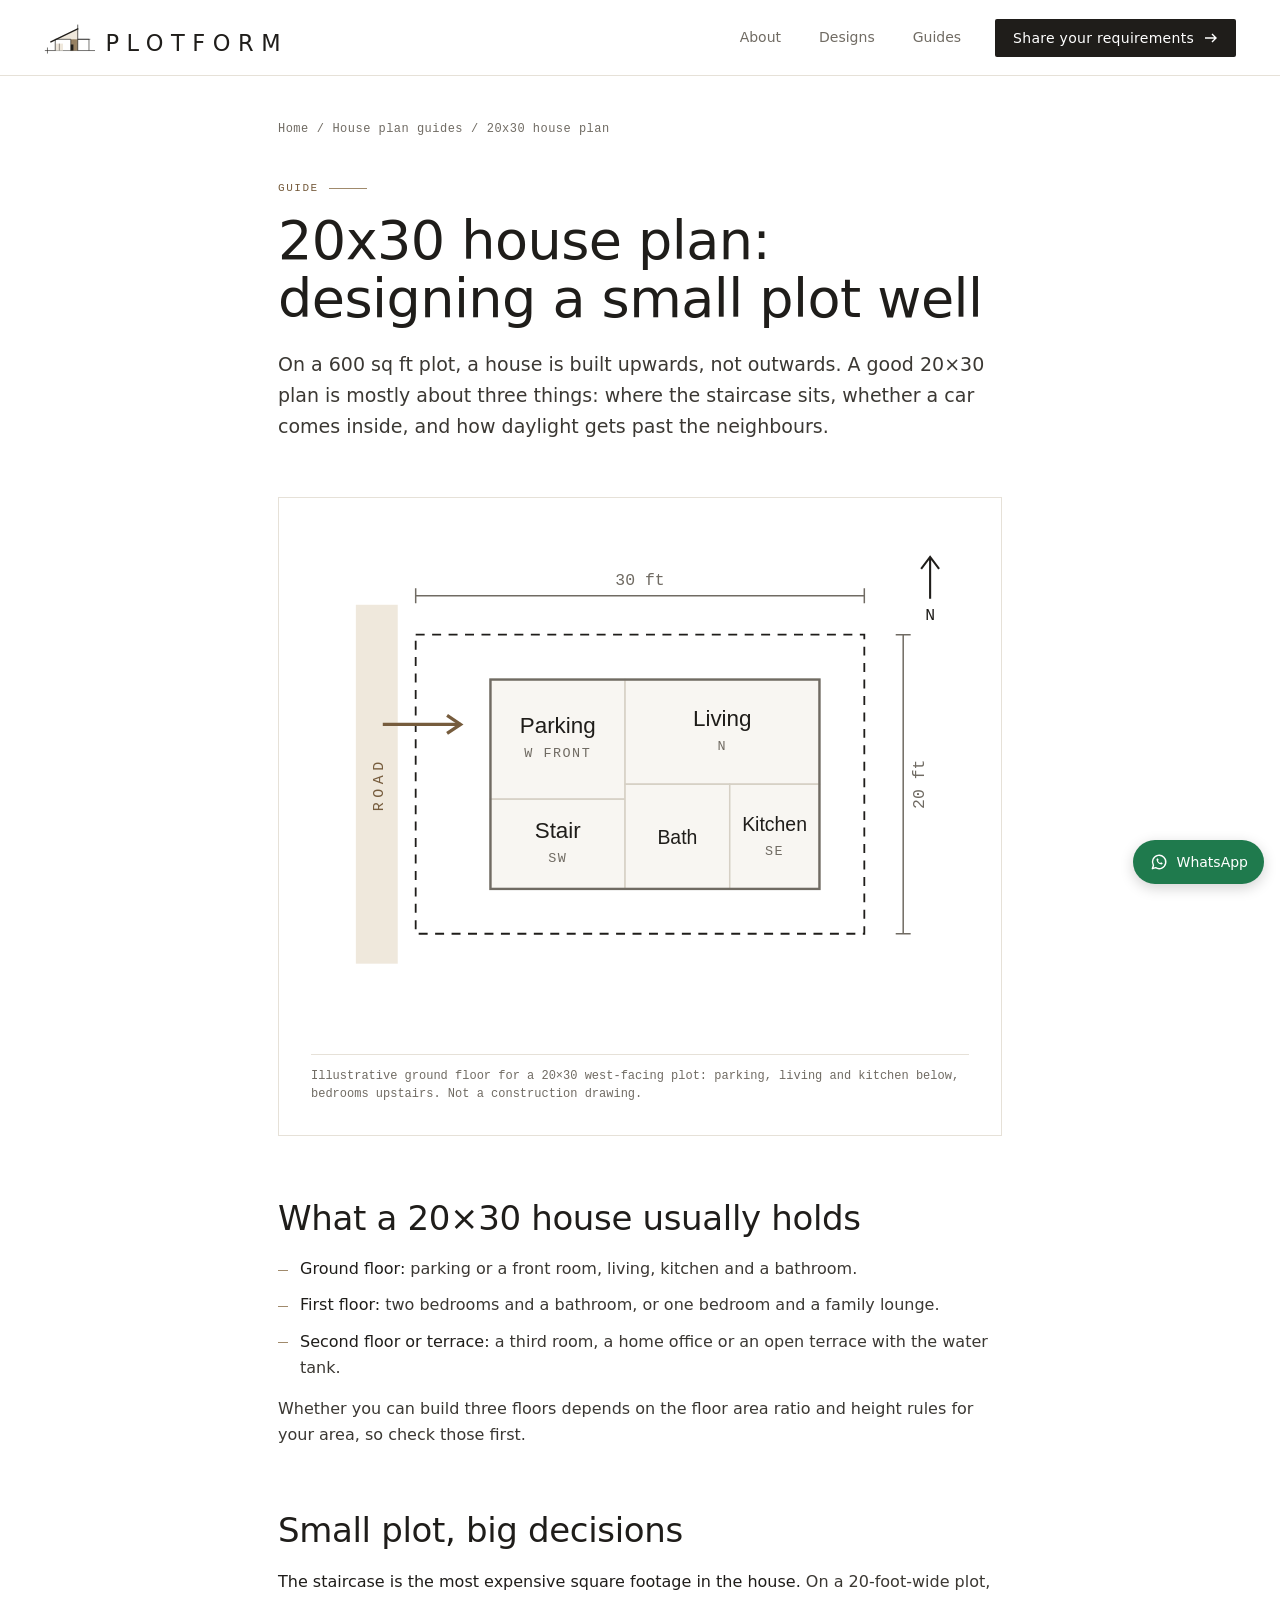
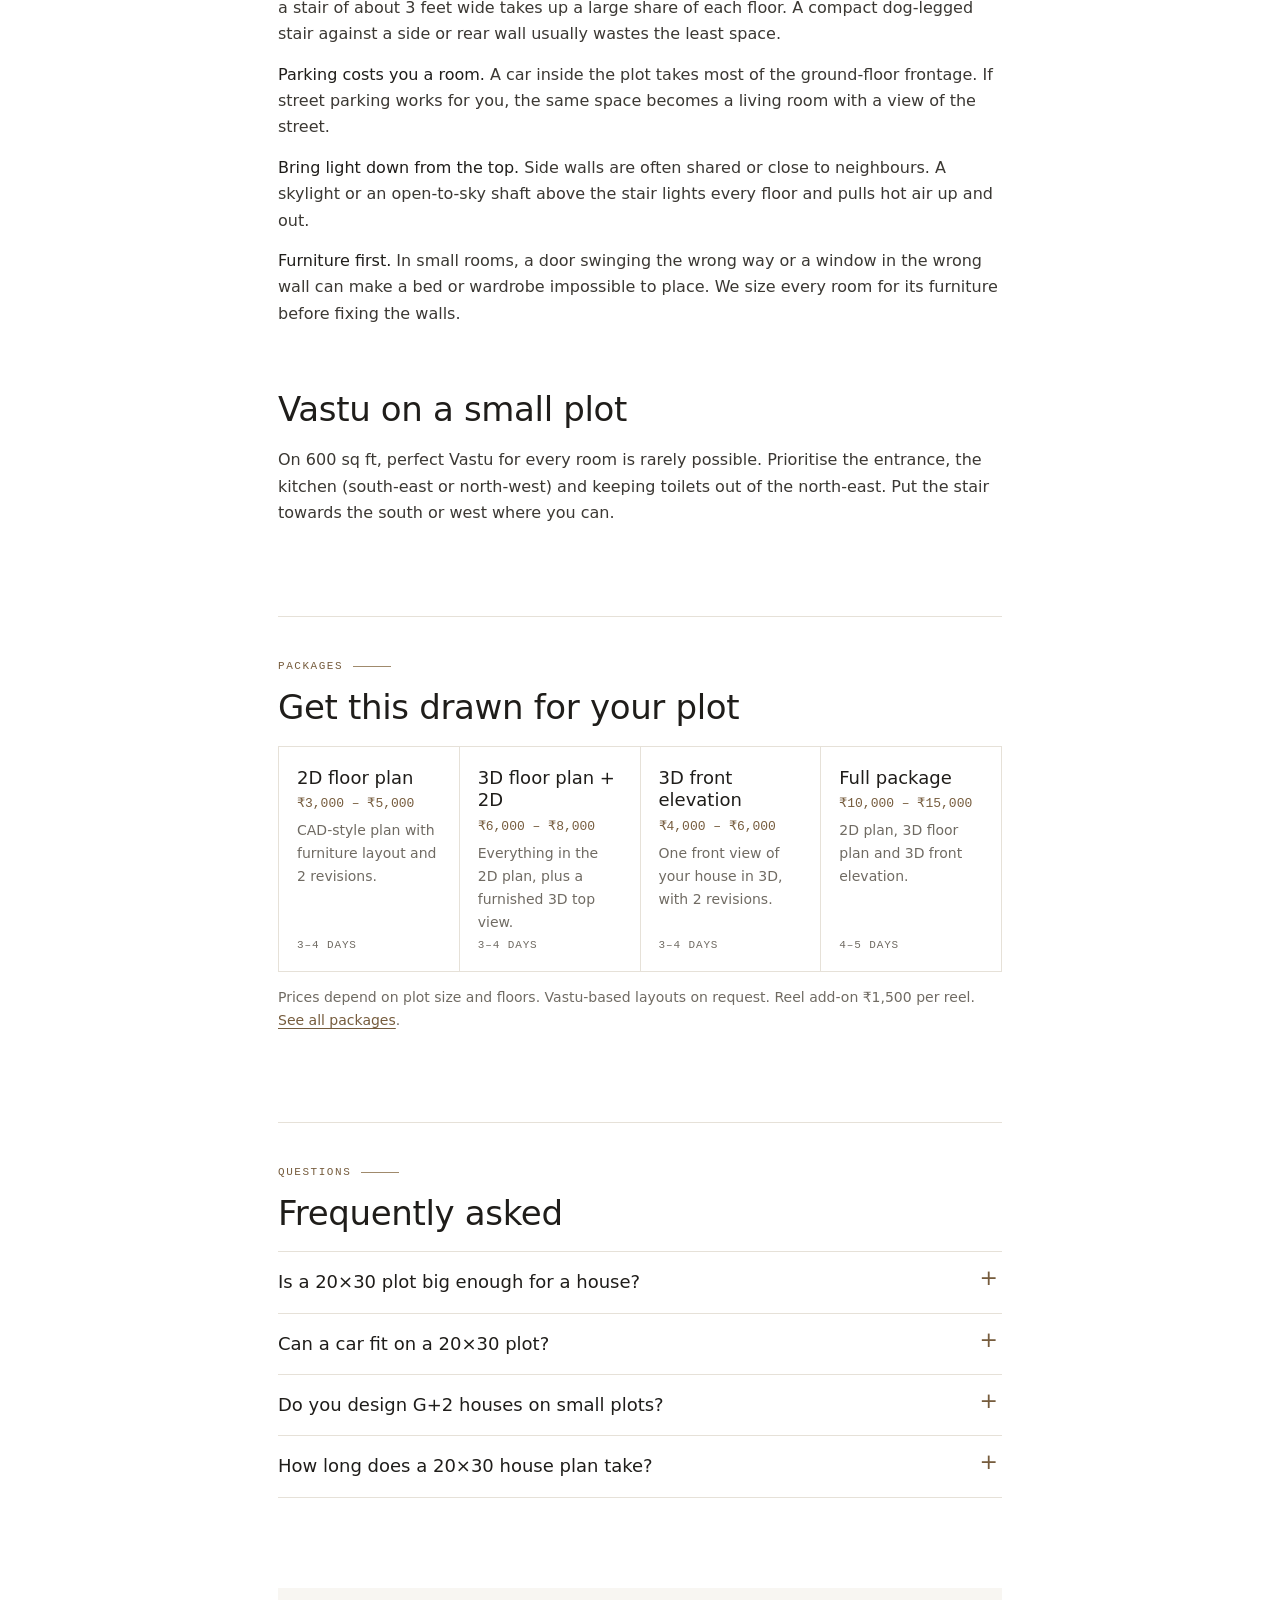
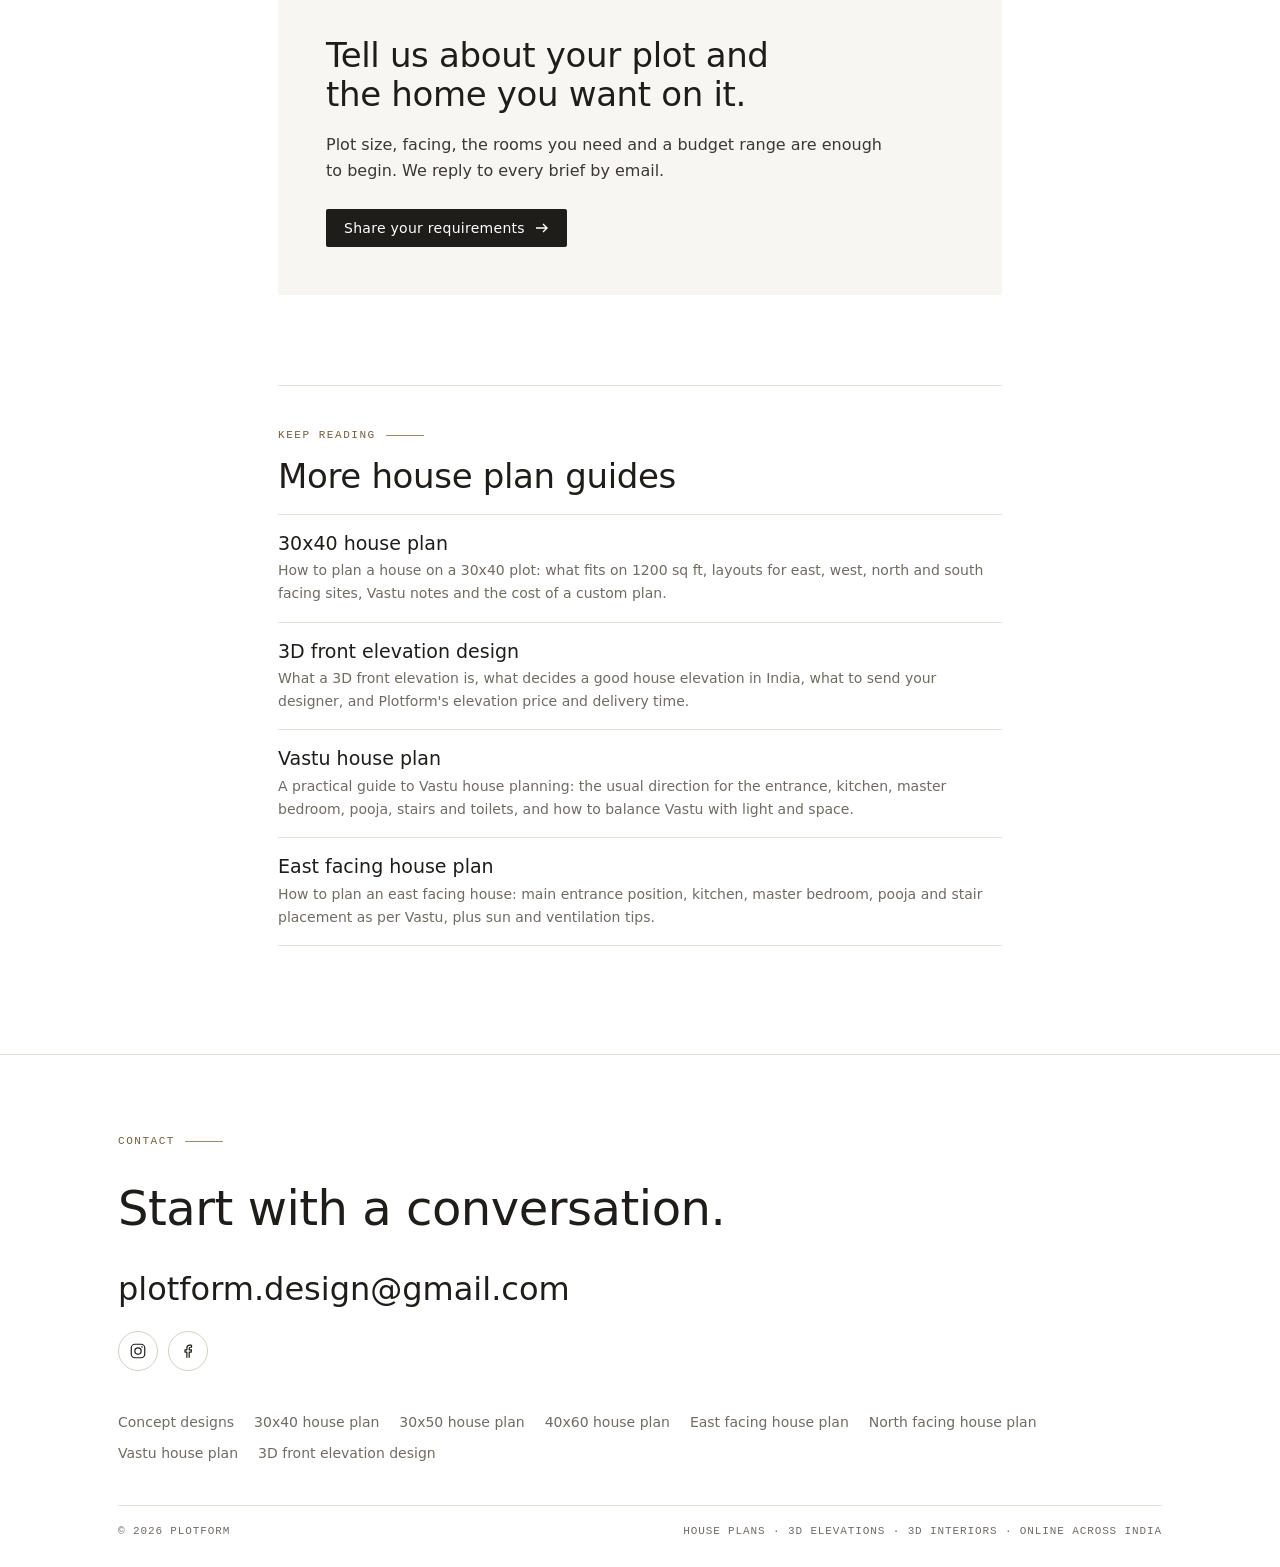
<file: 20x30-house-plan.html>
<!doctype html>
<html lang="en-IN">
<head>
<meta charset="utf-8">
<meta http-equiv="Content-Security-Policy" content="default-src 'self'; script-src 'self' 'unsafe-inline'; style-src 'self' 'unsafe-inline' https://fonts.googleapis.com; font-src 'self' https://fonts.gstatic.com; img-src 'self' data: blob:; connect-src 'self' https://script.google.com https://script.googleusercontent.com; manifest-src 'self'; worker-src 'self' blob:; object-src 'none'; base-uri 'self'; form-action 'self' mailto:; upgrade-insecure-requests">
<meta name="referrer" content="strict-origin-when-cross-origin">
<meta name="viewport" content="width=device-width,initial-scale=1,viewport-fit=cover">
<title>20x30 House Plan (600 sq ft) Small Plot Layouts | Plotform</title>
<meta name="description" content="How to plan a house on a small 20x30 plot: 600 sq ft layouts over two or three floors, staircase and parking choices, light, ventilation and Vastu notes.">
<link rel="canonical" href="https://plotform.design/20x30-house-plan">
<meta name="robots" content="index,follow,max-image-preview:large">
<meta name="theme-color" content="#ffffff">
<link rel="icon" href="/favicon.svg" type="image/svg+xml">
<link rel="icon" href="/favicon-32.png" sizes="32x32" type="image/png">
<link rel="apple-touch-icon" href="/apple-touch-icon.png">
<link rel="manifest" href="/site.webmanifest">
<meta property="og:type" content="article">
<meta property="og:site_name" content="Plotform">
<meta property="og:locale" content="en_IN">
<meta property="og:url" content="https://plotform.design/20x30-house-plan">
<meta property="og:title" content="20x30 House Plan (600 sq ft) Small Plot Layouts">
<meta property="og:description" content="How to plan a house on a small 20x30 plot: 600 sq ft layouts over two or three floors, staircase and parking choices, light, ventilation and Vastu notes.">
<meta property="og:image" content="https://plotform.design/og-image.jpg">
<meta property="og:image:width" content="1200">
<meta property="og:image:height" content="630">
<meta name="twitter:card" content="summary_large_image">
<meta name="twitter:title" content="20x30 House Plan (600 sq ft) Small Plot Layouts">
<meta name="twitter:description" content="How to plan a house on a small 20x30 plot: 600 sq ft layouts over two or three floors, staircase and parking choices, light, ventilation and Vastu notes.">
<meta name="twitter:image" content="https://plotform.design/og-image.jpg">
<link rel="preconnect" href="https://fonts.googleapis.com">
<link rel="preconnect" href="https://fonts.gstatic.com" crossorigin>
<link rel="stylesheet" href="https://fonts.googleapis.com/css2?family=IBM+Plex+Mono:wght@400;500&family=IBM+Plex+Sans:wght@300;400;500&family=Jost:wght@300;400;500&display=swap">
<link rel="stylesheet" href="/guide.css?v=20">
<script type="application/ld+json">{"@context": "https://schema.org", "@graph": [{"@type": "Organization", "@id": "https://plotform.design/#org", "name": "Plotform", "url": "https://plotform.design/"}, {"@type": "WebPage", "@id": "https://plotform.design/20x30-house-plan#page", "url": "https://plotform.design/20x30-house-plan", "name": "20x30 House Plan (600 sq ft) Small Plot Layouts | Plotform", "description": "How to plan a house on a small 20x30 plot: 600 sq ft layouts over two or three floors, staircase and parking choices, light, ventilation and Vastu notes.", "inLanguage": "en-IN", "isPartOf": {"@id": "https://plotform.design/#website"}, "publisher": {"@id": "https://plotform.design/#org"}, "about": {"@id": "https://plotform.design/#org"}, "dateModified": "2026-10-13", "breadcrumb": {"@id": "https://plotform.design/20x30-house-plan#crumbs"}}, {"@type": "BreadcrumbList", "itemListElement": [{"@type": "ListItem", "position": 1, "name": "Home", "item": "https://plotform.design/"}, {"@type": "ListItem", "position": 2, "name": "House plan guides", "item": "https://plotform.design/house-plans"}, {"@type": "ListItem", "position": 3, "name": "20x30 house plan", "item": "https://plotform.design/20x30-house-plan"}], "@id": "https://plotform.design/20x30-house-plan#crumbs"}, {"@type": "FAQPage", "mainEntity": [{"@type": "Question", "name": "Is a 20×30 plot big enough for a house?", "acceptedAnswer": {"@type": "Answer", "text": "Yes. Built over two or three floors, a 20×30 plot comfortably holds a 2BHK, and some families fit a 3BHK. Your local floor area and height rules set the limit."}}, {"@type": "Question", "name": "Can a car fit on a 20×30 plot?", "acceptedAnswer": {"@type": "Answer", "text": "Usually yes, at the front of the ground floor, but it takes most of the frontage. Many owners on small plots choose a front room instead."}}, {"@type": "Question", "name": "Do you design G+2 houses on small plots?", "acceptedAnswer": {"@type": "Answer", "text": "Yes. Tell us the number of floors you want in your brief; the price depends on plot size and floors."}}, {"@type": "Question", "name": "How long does a 20×30 house plan take?", "acceptedAnswer": {"@type": "Answer", "text": "A 2D floor plan takes 3 to 4 days, and the full package with 3D floor plan and 3D elevation takes 4 to 5 days."}}]}]}</script>
<style>
.burger{display:none}
@media (min-width:900px){.nav .links a:not(.btn){display:inline-block;padding:12px 4px}}
@media (max-width:899px){
  .burger{all:unset;-webkit-tap-highlight-color:transparent;box-sizing:border-box;cursor:pointer;display:grid;align-content:center;justify-items:end;gap:5px;width:44px;height:44px;padding:0 6px;position:relative;z-index:2;align-self:center;margin-right:-6px}
  .burger i{display:block;height:1.5px;background:var(--ink);transition:transform .35s cubic-bezier(.2,.7,.2,1),opacity .2s,width .35s}
  .burger i:nth-child(1){width:26px}.burger i:nth-child(2){width:17px}.burger i:nth-child(3){width:26px}
  .burger:focus-visible{outline:2px solid var(--oak);outline-offset:2px}
  .nav.menu-open .burger i:nth-child(1){transform:translateY(6.5px) rotate(45deg)}
  .nav.menu-open .burger i:nth-child(2){opacity:0;width:0}
  .nav.menu-open .burger i:nth-child(3){transform:translateY(-6.5px) rotate(-45deg)}
  .nav .links{position:absolute;top:calc(100% - 4px);right:clamp(16px,4vw,44px);left:auto;display:flex;flex-direction:column;align-items:flex-end;gap:0;width:max-content;min-width:168px;max-width:calc(100vw - 32px);padding:6px 18px 16px;background:var(--paper);border:0;border-radius:4px;box-shadow:0 10px 30px rgba(31,29,26,.13),0 1px 3px rgba(31,29,26,.08);
    opacity:0;visibility:hidden;transform:translateY(-6px);transition:opacity .25s ease,transform .3s cubic-bezier(.2,.7,.2,1),visibility 0s .3s;align-self:auto}
  .nav.menu-open .links{opacity:1;visibility:visible;transform:none;transition:opacity .25s ease,transform .3s cubic-bezier(.2,.7,.2,1)}
  .nav .links a:not(.btn){display:block;width:100%;text-align:right;padding:13px 2px;border-bottom:1px solid var(--hair);font-size:16px;line-height:1.2;color:var(--ink)}
  .nav .links .btn{display:inline-flex;justify-content:center;margin-top:12px;font-size:14px;padding:12px 14px}
}
</style>
</head>
<body>
<header class="nav">
  <a class="brand" href="/" aria-label="Plotform home"><svg id="brandSvg" viewBox="0 0 560 74" aria-hidden="true">
      <path d="M2 66H118M8 59V73" stroke="currentColor" stroke-width="1.4" fill="none"/>
      <g class="lg">
        <path class="lg-fill f1" d="M26 40L78 15V40Z" style="fill:var(--logo-soft)"/>
        <path class="lg-fill f2" d="M26.8 40.8H61.2V65.2H26.8Z" style="fill:var(--paper)"/>
        <path class="lg-fill f3" d="M27 50H44V66H27Z" style="fill:var(--logo-soft)"/>
        <path class="lg-fill f4" d="M62 40H78V66H62Z" fill="#a08a6c"/>
        <path class="lg-fill s1" d="M65 40V66" stroke="#7d6648" stroke-width=".8"/>
        <path class="lg-fill s2" d="M68 40V66" stroke="#7d6648" stroke-width=".8"/>
        <path class="lg-fill s3" d="M71 40V66" stroke="#7d6648" stroke-width=".8"/>
        <path class="lg-fill s4" d="M74 40V66" stroke="#7d6648" stroke-width=".8"/>
        <path class="lg-fill dr" d="M62 52H68V66H62Z" fill="#1f1d1a"/>
        <path class="lg-draw d1" d="M26 66V40H62V66" fill="none" stroke="currentColor" stroke-width="1.6"/>
        <path class="lg-draw d2" d="M35.5 66V50" fill="none" stroke="currentColor" stroke-width="1"/>
        <path class="lg-draw d3" d="M78 40H104V66M78 40H107" fill="none" stroke="currentColor" stroke-width="1.4"/>
        <path class="lg-draw d4" d="M78 66V6" fill="none" stroke="currentColor" stroke-width="1.6"/>
        <path class="lg-draw d5" d="M78 16L16 46" fill="none" stroke="currentColor" stroke-width="3" stroke-linecap="square"/>
      </g>
      <text id="brandWord" x="142" y="66" fill="currentColor" font-size="52" letter-spacing="17.5" style="font-family:var(--f-display);font-weight:400">PLOTFORM</text>
    </svg></a>
  <button class="burger" type="button" aria-label="Menu" aria-expanded="false" aria-controls="mainNav"><i></i><i></i><i></i></button>
  <nav class="links" id="mainNav" aria-label="Main">
    <a href="/?panel=about">About</a>
    <a href="/designs">Designs</a>
    <a href="/house-plans">Guides</a>
    <a class="btn" href="/?panel=brief">Share your requirements <svg viewBox="0 0 14 14" aria-hidden="true"><path d="M1 7h11M8 3l4 4-4 4" fill="none" stroke="currentColor" stroke-width="1.4"/></svg></a>
  </nav>
</header>
<main class="g" id="top">
<div class="wrap">
  <nav class="crumbs" aria-label="Breadcrumb"><a href="/">Home</a><span>/</span><a href="/house-plans">House plan guides</a><span>/</span><span aria-current="page">20x30 house plan</span></nav>
  <p class="eyebrow">Guide</p>
  <h1>20x30 house plan: designing a small plot well</h1>
  <p class="lead">On a 600 sq ft plot, a house is built upwards, not outwards. A good 20×30 plan is mostly about three things: where the staircase sits, whether a car comes inside, and how daylight gets past the neighbours.</p>
  <figure class="fig fig-plan"><svg viewBox="0 0 440 340" role="img" aria-label="Illustrative ground floor for a 20×30 west-facing plot: parking, living and kitchen below, bedrooms upstairs. Not a construction drawing." xmlns="http://www.w3.org/2000/svg"><rect x="30" y="50" width="28" height="240" fill="#efe8dc"/><text x="44.0" y="174.0" text-anchor="middle" font-family="IBM Plex Mono,monospace" font-size="10" letter-spacing="3" fill="#765c3d" transform="rotate(-90 44.0 170.0)">ROAD</text><rect x="120" y="100" width="90" height="80" fill="#f8f6f2" stroke="#d6d0c5" stroke-width="1"/><text x="165.0" y="136.0" text-anchor="middle" font-family="Jost,sans-serif" font-size="15" fill="#1f1d1a">Parking</text><text x="165.0" y="152.0" text-anchor="middle" font-family="IBM Plex Mono,monospace" font-size="9" letter-spacing="1" fill="#706b63">W FRONT</text><rect x="120" y="180" width="90" height="60" fill="#f8f6f2" stroke="#d6d0c5" stroke-width="1"/><text x="165.0" y="206.0" text-anchor="middle" font-family="Jost,sans-serif" font-size="15" fill="#1f1d1a">Stair</text><text x="165.0" y="222.0" text-anchor="middle" font-family="IBM Plex Mono,monospace" font-size="9" letter-spacing="1" fill="#706b63">SW</text><rect x="210" y="100" width="130" height="70" fill="#f8f6f2" stroke="#d6d0c5" stroke-width="1"/><text x="275.0" y="131.0" text-anchor="middle" font-family="Jost,sans-serif" font-size="15" fill="#1f1d1a">Living</text><text x="275.0" y="147.0" text-anchor="middle" font-family="IBM Plex Mono,monospace" font-size="9" letter-spacing="1" fill="#706b63">N</text><rect x="210" y="170" width="70" height="70" fill="#f8f6f2" stroke="#d6d0c5" stroke-width="1"/><text x="245.0" y="210.0" text-anchor="middle" font-family="Jost,sans-serif" font-size="13" fill="#1f1d1a">Bath</text><rect x="280" y="170" width="60" height="70" fill="#f8f6f2" stroke="#d6d0c5" stroke-width="1"/><text x="310.0" y="201.0" text-anchor="middle" font-family="Jost,sans-serif" font-size="13" fill="#1f1d1a">Kitchen</text><text x="310.0" y="217.0" text-anchor="middle" font-family="IBM Plex Mono,monospace" font-size="9" letter-spacing="1" fill="#706b63">SE</text><rect x="120" y="100" width="220" height="140" fill="none" stroke="#706b63" stroke-width="1.6"/><rect x="70" y="70" width="300" height="200" fill="none" stroke="#1f1d1a" stroke-width="1.2" stroke-dasharray="6 5"/><path d="M70 44H370M70 39v10M370 39v10" stroke="#706b63" stroke-width="1"/><text x="220.0" y="37" text-anchor="middle" font-family="IBM Plex Mono,monospace" font-size="11" fill="#706b63">30 ft</text><path d="M396 70V270M391 70h10M391 270h10" stroke="#706b63" stroke-width="1"/><text x="410" y="170.0" text-anchor="middle" font-family="IBM Plex Mono,monospace" font-size="11" fill="#706b63" transform="rotate(-90 410 170.0)">20 ft</text><path d="M48 130L100 130" stroke="#765c3d" stroke-width="2.2"/><path d="M91 136L100 130L91 124" fill="none" stroke="#765c3d" stroke-width="2.2"/><path d="M414 46V18M408 26L414 18L420 26" fill="none" stroke="#1f1d1a" stroke-width="1.4"/><text x="414" y="60" text-anchor="middle" font-family="IBM Plex Mono,monospace" font-size="11" fill="#1f1d1a">N</text></svg><figcaption>Illustrative ground floor for a 20×30 west-facing plot: parking, living and kitchen below, bedrooms upstairs. Not a construction drawing.</figcaption></figure>
  <article class="body"><section><h2>What a 20×30 house usually holds</h2><ul><li><b>Ground floor:</b> parking or a front room, living, kitchen and a bathroom.</li><li><b>First floor:</b> two bedrooms and a bathroom, or one bedroom and a family lounge.</li><li><b>Second floor or terrace:</b> a third room, a home office or an open terrace with the water tank.</li></ul><p>Whether you can build three floors depends on the floor area ratio and height rules for your area, so check those first.</p></section><section><h2>Small plot, big decisions</h2><p><b>The staircase is the most expensive square footage in the house.</b> On a 20-foot-wide plot, a stair of about 3 feet wide takes up a large share of each floor. A compact dog-legged stair against a side or rear wall usually wastes the least space.</p><p><b>Parking costs you a room.</b> A car inside the plot takes most of the ground-floor frontage. If street parking works for you, the same space becomes a living room with a view of the street.</p><p><b>Bring light down from the top.</b> Side walls are often shared or close to neighbours. A skylight or an open-to-sky shaft above the stair lights every floor and pulls hot air up and out.</p><p><b>Furniture first.</b> In small rooms, a door swinging the wrong way or a window in the wrong wall can make a bed or wardrobe impossible to place. We size every room for its furniture before fixing the walls.</p></section><section><h2>Vastu on a small plot</h2><p>On 600 sq ft, perfect Vastu for every room is rarely possible. Prioritise the entrance, the kitchen (south-east or north-west) and keeping toilets out of the north-east. Put the stair towards the south or west where you can.</p></section></article>
  <section class="pricing" aria-labelledby="pricing-h">
  <p class="eyebrow">Packages</p>
  <h2 id="pricing-h">Get this drawn for your plot</h2>
  <ul class="pkgs"><li><p class="pk">2D floor plan</p><p class="pp">₹3,000 – ₹5,000</p><p class="pd">CAD-style plan with furniture layout and 2 revisions.</p><p class="pt">3–4 days</p></li><li><p class="pk">3D floor plan + 2D</p><p class="pp">₹6,000 – ₹8,000</p><p class="pd">Everything in the 2D plan, plus a furnished 3D top view.</p><p class="pt">3–4 days</p></li><li><p class="pk">3D front elevation</p><p class="pp">₹4,000 – ₹6,000</p><p class="pd">One front view of your house in 3D, with 2 revisions.</p><p class="pt">3–4 days</p></li><li><p class="pk">Full package</p><p class="pp">₹10,000 – ₹15,000</p><p class="pd">2D plan, 3D floor plan and 3D front elevation.</p><p class="pt">4–5 days</p></li></ul>
  <p class="note">Prices depend on plot size and floors. Vastu-based layouts on request. Reel add-on ₹1,500 per reel. <a href="/#packages">See all packages</a>.</p>
</section>
  <section class="faq" aria-labelledby="faq-h"><p class="eyebrow">Questions</p><h2 id="faq-h">Frequently asked</h2><div class="qs"><details><summary>Is a 20×30 plot big enough for a house?</summary><p>Yes. Built over two or three floors, a 20×30 plot comfortably holds a 2BHK, and some families fit a 3BHK. Your local floor area and height rules set the limit.</p></details><details><summary>Can a car fit on a 20×30 plot?</summary><p>Usually yes, at the front of the ground floor, but it takes most of the frontage. Many owners on small plots choose a front room instead.</p></details><details><summary>Do you design G+2 houses on small plots?</summary><p>Yes. Tell us the number of floors you want in your brief; the price depends on plot size and floors.</p></details><details><summary>How long does a 20×30 house plan take?</summary><p>A 2D floor plan takes 3 to 4 days, and the full package with 3D floor plan and 3D elevation takes 4 to 5 days.</p></details></div></section>
  <section class="cta">
  <h2>Tell us about your plot and the home you want on it.</h2>
  <p>Plot size, facing, the rooms you need and a budget range are enough to begin. We reply to every brief by email.</p>
  <a class="btn" href="/?panel=brief">Share your requirements <svg viewBox="0 0 14 14" aria-hidden="true"><path d="M1 7h11M8 3l4 4-4 4" fill="none" stroke="currentColor" stroke-width="1.4"/></svg></a>
</section>
  <nav class="related" aria-labelledby="rel-h"><p class="eyebrow">Keep reading</p><h2 id="rel-h">More house plan guides</h2><ul><li><a href="/30x40-house-plan">30x40 house plan</a><span>How to plan a house on a 30x40 plot: what fits on 1200 sq ft, layouts for east, west, north and south facing sites, Vastu notes and the cost of a custom plan.</span></li><li><a href="/3d-front-elevation-design">3D front elevation design</a><span>What a 3D front elevation is, what decides a good house elevation in India, what to send your designer, and Plotform&#x27;s elevation price and delivery time.</span></li><li><a href="/vastu-house-plan">Vastu house plan</a><span>A practical guide to Vastu house planning: the usual direction for the entrance, kitchen, master bedroom, pooja, stairs and toilets, and how to balance Vastu with light and space.</span></li><li><a href="/east-facing-house-plan">East facing house plan</a><span>How to plan an east facing house: main entrance position, kitchen, master bedroom, pooja and stair placement as per Vastu, plus sun and ventilation tips.</span></li></ul></nav>
</div>
</main>
<footer class="contact">
  <div class="wrap">
    <p class="eyebrow">Contact</p>
    <p class="h2">Start with a conversation.</p>
    <a class="mail" href="mailto:plotform.design@gmail.com">plotform.design@gmail.com</a>
    <nav class="social" aria-label="Plotform on social media"><a href="https://www.instagram.com/plotform.design/" target="_blank" rel="noopener" aria-label="Plotform on Instagram"><svg viewBox="0 0 24 24" aria-hidden="true"><rect x="3" y="3" width="18" height="18" rx="5" fill="none" stroke="currentColor" stroke-width="1.6"/><circle cx="12" cy="12" r="4.2" fill="none" stroke="currentColor" stroke-width="1.6"/><circle cx="17.3" cy="6.7" r="1.1" fill="currentColor"/></svg></a><a href="https://www.facebook.com/profile.php?id=61595442266504" target="_blank" rel="noopener" aria-label="Plotform on Facebook"><svg viewBox="0 0 24 24" aria-hidden="true"><path d="M13.6 21v-7.6h2.6l.4-3h-3V8.5c0-.9.3-1.5 1.5-1.5h1.6V4.3c-.3 0-1.2-.1-2.3-.1-2.3 0-3.9 1.4-3.9 4V10.4H8v3h2.5V21" fill="none" stroke="currentColor" stroke-width="1.6" stroke-linejoin="round"/></svg></a></nav>
    <nav class="guides" aria-label="House plan guides"><a href="/designs">Concept designs</a><a href="/30x40-house-plan">30x40 house plan</a><a href="/30x50-house-plan">30x50 house plan</a><a href="/40x60-house-plan">40x60 house plan</a><a href="/east-facing-house-plan">East facing house plan</a><a href="/north-facing-house-plan">North facing house plan</a><a href="/vastu-house-plan">Vastu house plan</a><a href="/3d-front-elevation-design">3D front elevation design</a></nav>
    <div class="foot"><span>© 2026 Plotform</span><span>House plans · 3D elevations · 3D interiors · Online across India</span></div>
  </div>
</footer>
<a class="wa-fab" href="https://wa.me/919898667753?text=Hi%20Plotform%2C%20my%20plot%20is%20__%20x%20__%20ft%2C%20facing%20__%2C%20in%20__%20%28city%29." target="_blank" rel="noopener" aria-label="Chat with Plotform on WhatsApp"><svg viewBox="0 0 24 24" aria-hidden="true"><path d="M4 20l1.3-3.9A8 8 0 1 1 8 18.8z" fill="none" stroke="currentColor" stroke-width="1.7" stroke-linejoin="round"/><path d="M9 8.5c0 3.5 2.6 6.5 6.5 6.5l1-1.6-2-1-1 .9c-1.2-.5-2.3-1.6-2.8-2.8l.9-1-1-2z" fill="currentColor"/></svg><span>WhatsApp</span></a>
<style>.wa-fab{position:fixed;right:max(16px,env(safe-area-inset-right));bottom:calc(16px + env(safe-area-inset-bottom,0px));z-index:60;display:inline-flex;align-items:center;gap:8px;padding:12px 16px;border-radius:999px;background:#1f7a4d;color:#fff;text-decoration:none;font:500 14px/1 "IBM Plex Sans",system-ui,sans-serif;box-shadow:0 4px 14px rgba(0,0,0,.18)}.wa-fab:hover{background:#176139}.wa-fab svg{width:20px;height:20px}@media (max-width:480px){.wa-fab span{display:none}.wa-fab{padding:14px}}</style>
<script>
(() => { const nav = document.querySelector('.nav'), b = nav && nav.querySelector('.burger'); if(!b) return;
  const set = o => { nav.classList.toggle('menu-open', o); b.setAttribute('aria-expanded', o); };
  b.addEventListener('click', e => { e.stopPropagation(); set(!nav.classList.contains('menu-open')); });
  nav.querySelectorAll('.links a').forEach(a => a.addEventListener('click', () => set(false)));
  document.addEventListener('click', e => { if(!nav.contains(e.target)) set(false); });
  document.addEventListener('keydown', e => { if(e.key === 'Escape'){ set(false); b.focus(); } });
})();
</script>
</body>
</html>
</file>
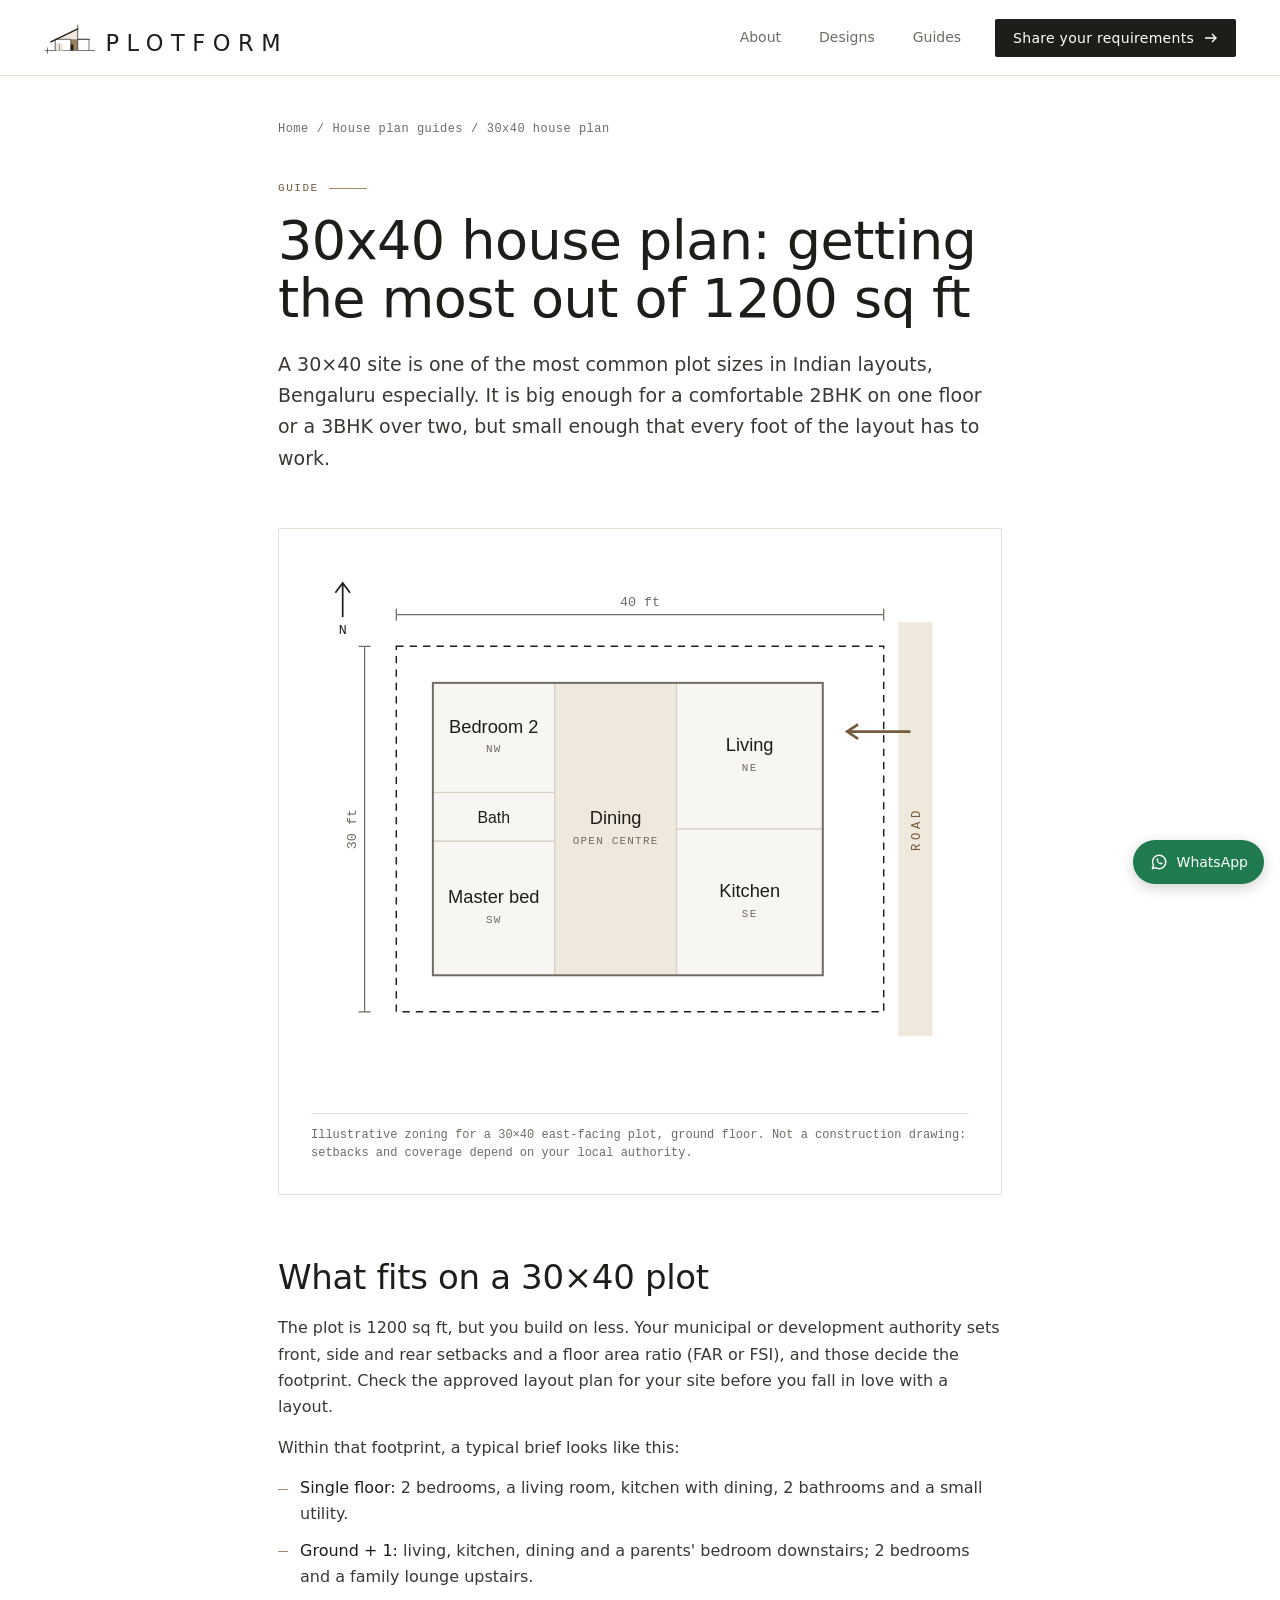
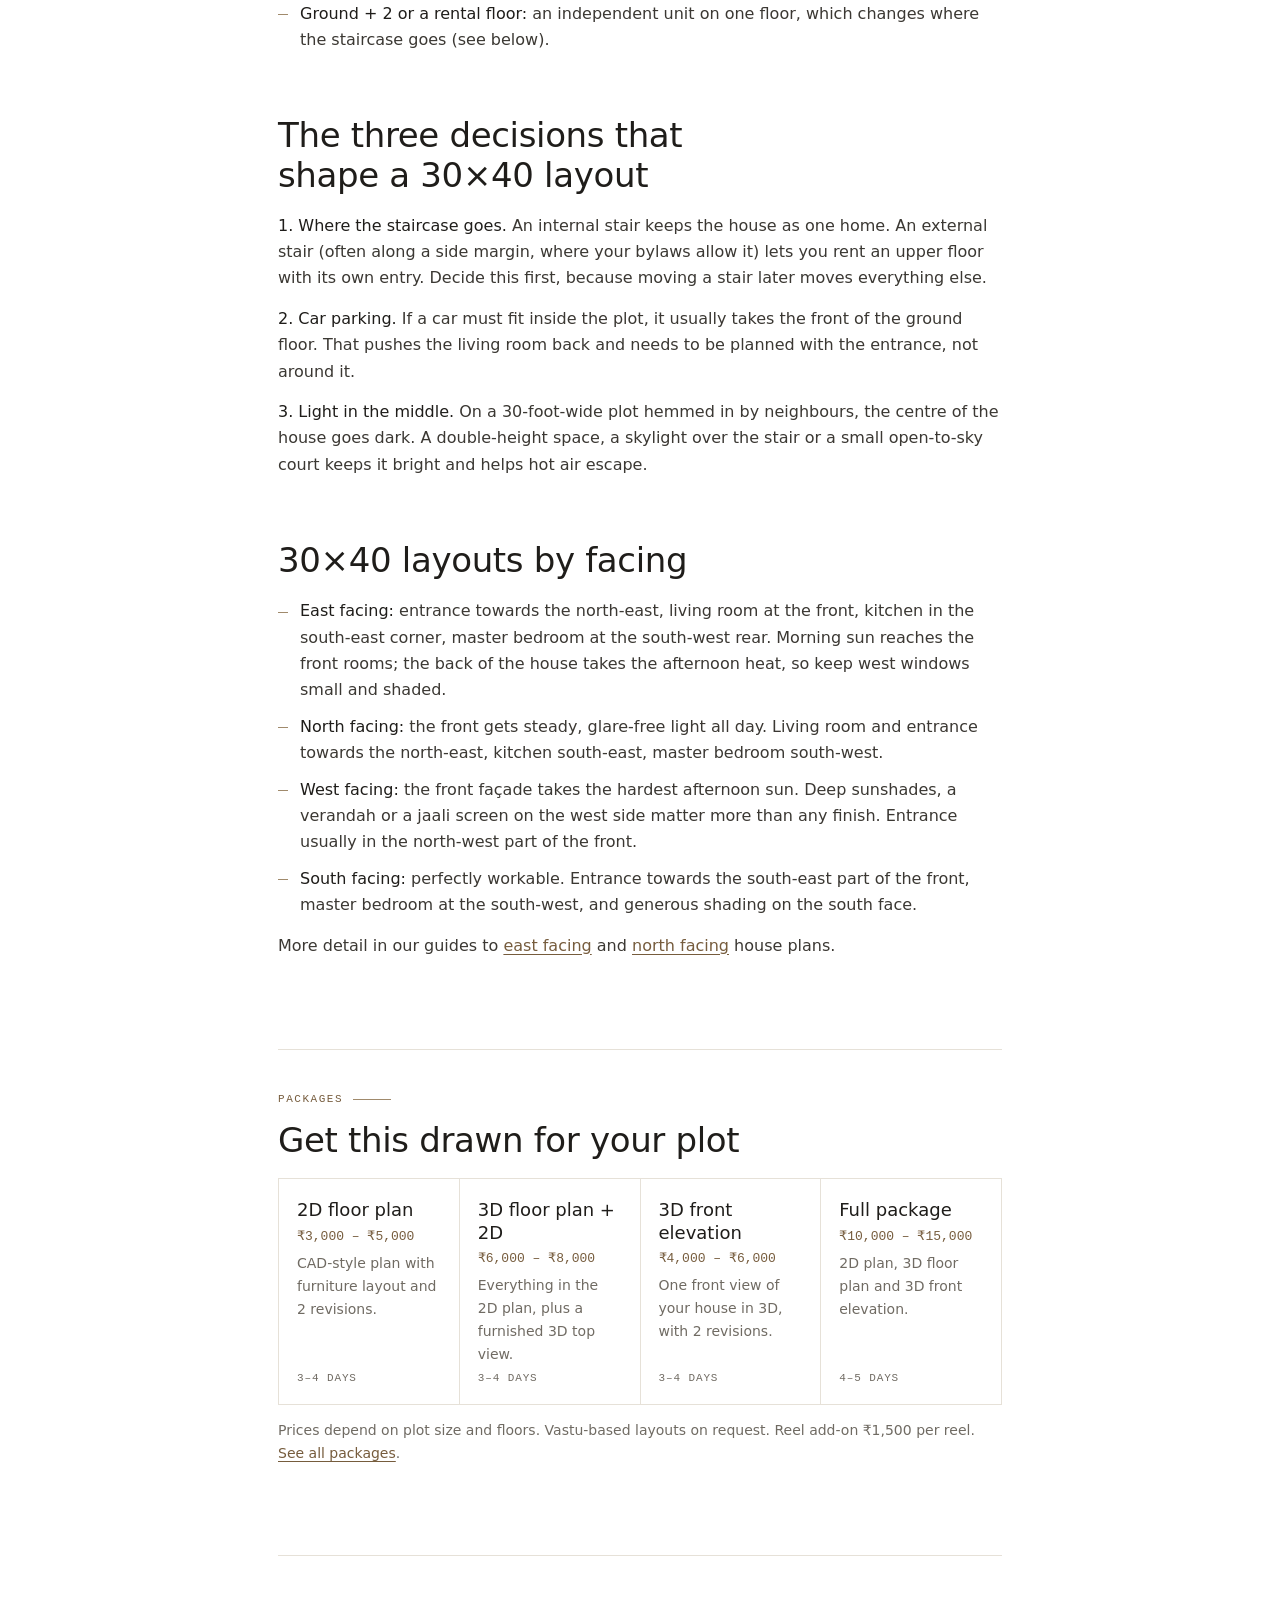
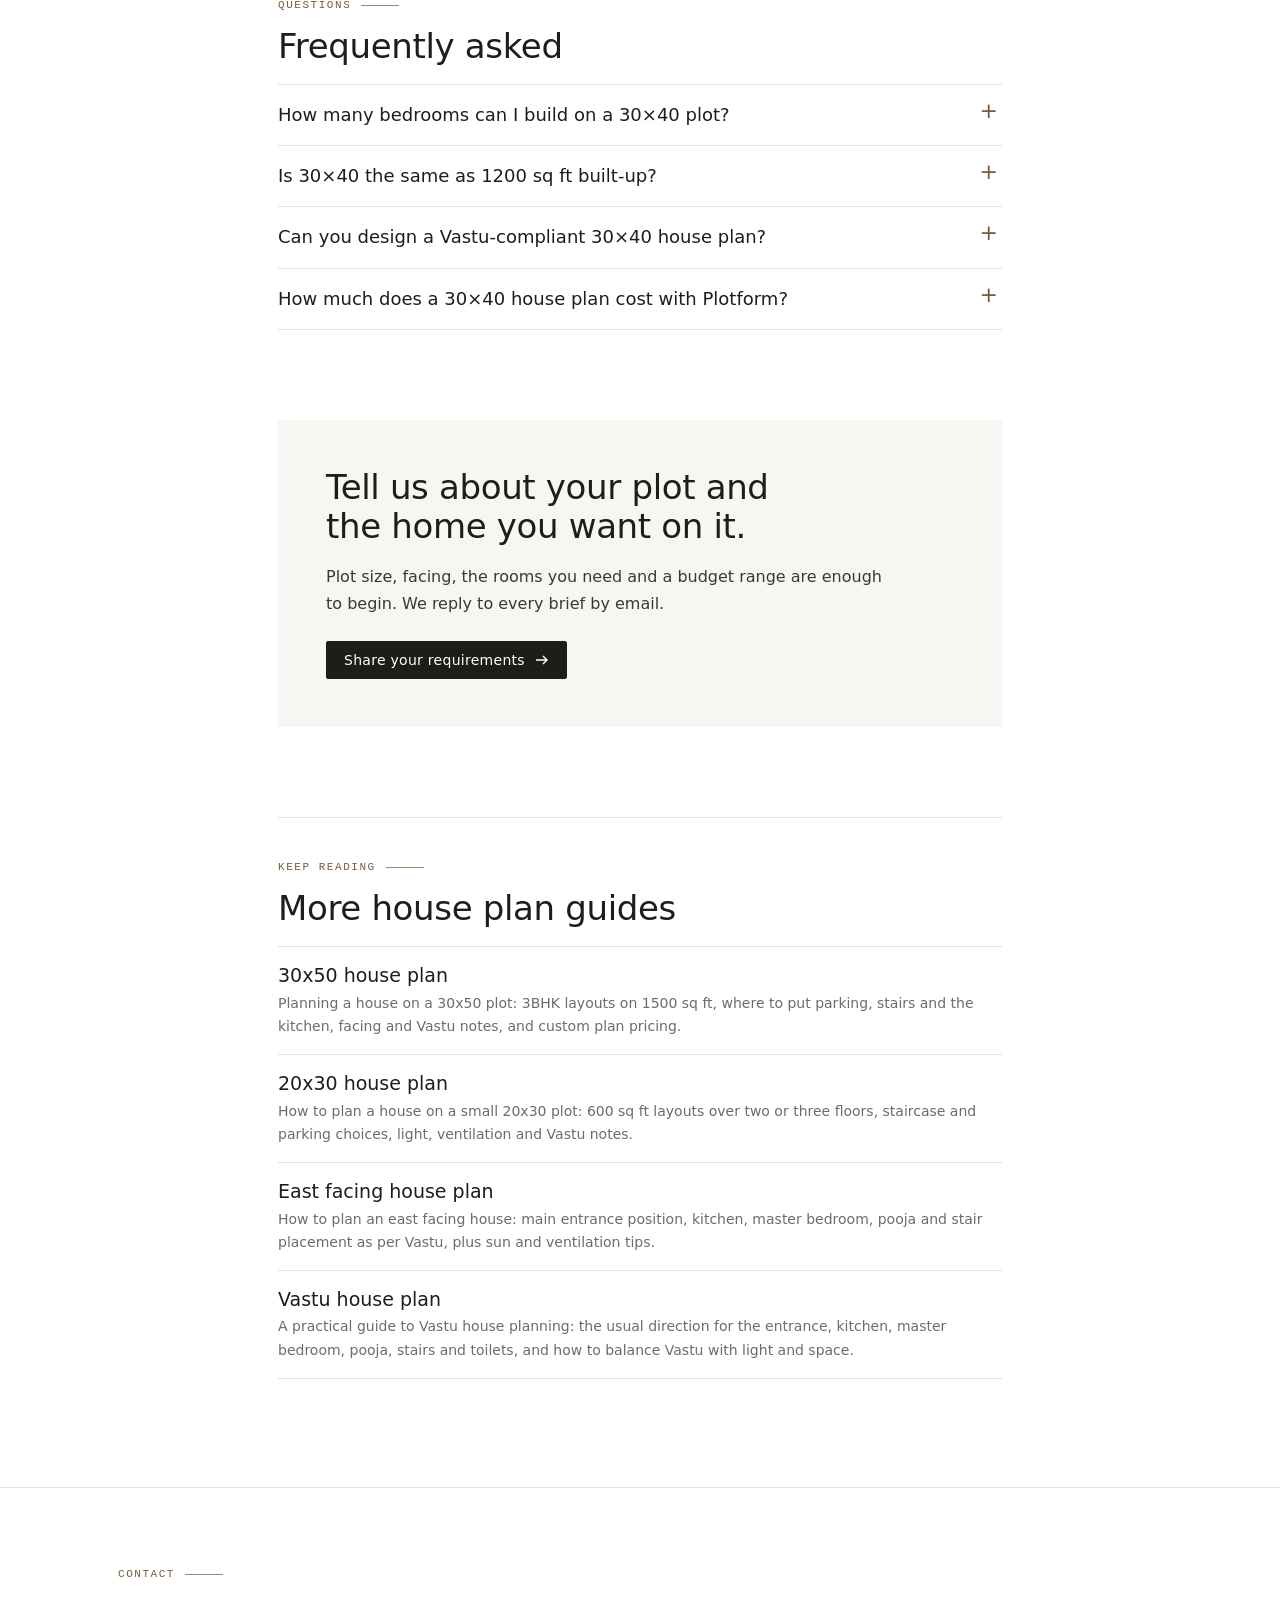
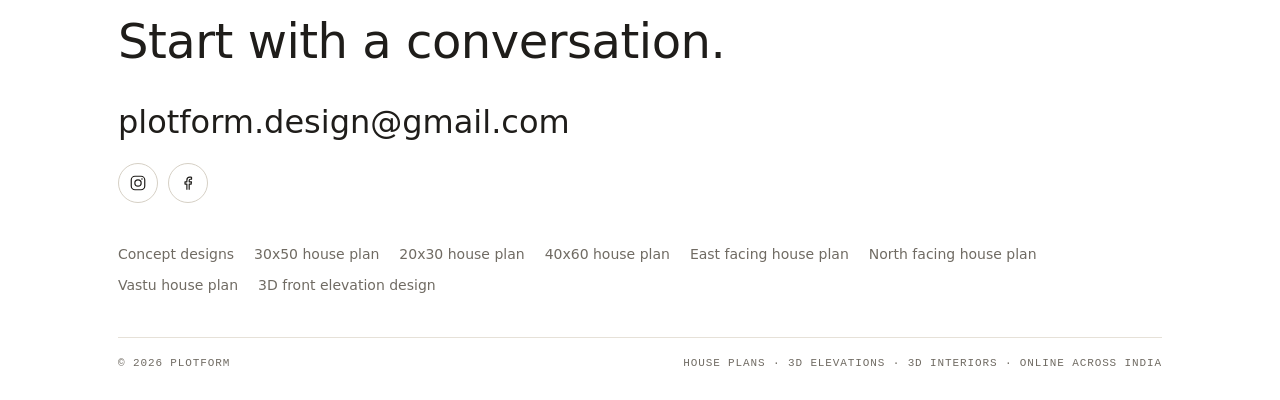
<file: 30x40-house-plan.html>
<!doctype html>
<html lang="en-IN">
<head>
<meta charset="utf-8">
<meta http-equiv="Content-Security-Policy" content="default-src 'self'; script-src 'self' 'unsafe-inline'; style-src 'self' 'unsafe-inline' https://fonts.googleapis.com; font-src 'self' https://fonts.gstatic.com; img-src 'self' data: blob:; connect-src 'self' https://script.google.com https://script.googleusercontent.com; manifest-src 'self'; worker-src 'self' blob:; object-src 'none'; base-uri 'self'; form-action 'self' mailto:; upgrade-insecure-requests">
<meta name="referrer" content="strict-origin-when-cross-origin">
<meta name="viewport" content="width=device-width,initial-scale=1,viewport-fit=cover">
<title>30x40 House Plan (1200 sq ft) Layouts, Facing &amp; Vastu | Plotform</title>
<meta name="description" content="How to plan a house on a 30x40 plot: what fits on 1200 sq ft, layouts for east, west, north and south facing sites, Vastu notes and the cost of a custom plan.">
<link rel="canonical" href="https://plotform.design/30x40-house-plan">
<meta name="robots" content="index,follow,max-image-preview:large">
<meta name="theme-color" content="#ffffff">
<link rel="icon" href="/favicon.svg" type="image/svg+xml">
<link rel="icon" href="/favicon-32.png" sizes="32x32" type="image/png">
<link rel="apple-touch-icon" href="/apple-touch-icon.png">
<link rel="manifest" href="/site.webmanifest">
<meta property="og:type" content="article">
<meta property="og:site_name" content="Plotform">
<meta property="og:locale" content="en_IN">
<meta property="og:url" content="https://plotform.design/30x40-house-plan">
<meta property="og:title" content="30x40 House Plan (1200 sq ft) Layouts, Facing &amp; Vastu">
<meta property="og:description" content="How to plan a house on a 30x40 plot: what fits on 1200 sq ft, layouts for east, west, north and south facing sites, Vastu notes and the cost of a custom plan.">
<meta property="og:image" content="https://plotform.design/og-image.jpg">
<meta property="og:image:width" content="1200">
<meta property="og:image:height" content="630">
<meta name="twitter:card" content="summary_large_image">
<meta name="twitter:title" content="30x40 House Plan (1200 sq ft) Layouts, Facing &amp; Vastu">
<meta name="twitter:description" content="How to plan a house on a 30x40 plot: what fits on 1200 sq ft, layouts for east, west, north and south facing sites, Vastu notes and the cost of a custom plan.">
<meta name="twitter:image" content="https://plotform.design/og-image.jpg">
<link rel="preconnect" href="https://fonts.googleapis.com">
<link rel="preconnect" href="https://fonts.gstatic.com" crossorigin>
<link rel="stylesheet" href="https://fonts.googleapis.com/css2?family=IBM+Plex+Mono:wght@400;500&family=IBM+Plex+Sans:wght@300;400;500&family=Jost:wght@300;400;500&display=swap">
<link rel="stylesheet" href="/guide.css?v=20">
<script type="application/ld+json">{"@context": "https://schema.org", "@graph": [{"@type": "Organization", "@id": "https://plotform.design/#org", "name": "Plotform", "url": "https://plotform.design/"}, {"@type": "WebPage", "@id": "https://plotform.design/30x40-house-plan#page", "url": "https://plotform.design/30x40-house-plan", "name": "30x40 House Plan (1200 sq ft) Layouts, Facing & Vastu | Plotform", "description": "How to plan a house on a 30x40 plot: what fits on 1200 sq ft, layouts for east, west, north and south facing sites, Vastu notes and the cost of a custom plan.", "inLanguage": "en-IN", "isPartOf": {"@id": "https://plotform.design/#website"}, "publisher": {"@id": "https://plotform.design/#org"}, "about": {"@id": "https://plotform.design/#org"}, "dateModified": "2026-10-13", "breadcrumb": {"@id": "https://plotform.design/30x40-house-plan#crumbs"}}, {"@type": "BreadcrumbList", "itemListElement": [{"@type": "ListItem", "position": 1, "name": "Home", "item": "https://plotform.design/"}, {"@type": "ListItem", "position": 2, "name": "House plan guides", "item": "https://plotform.design/house-plans"}, {"@type": "ListItem", "position": 3, "name": "30x40 house plan", "item": "https://plotform.design/30x40-house-plan"}], "@id": "https://plotform.design/30x40-house-plan#crumbs"}, {"@type": "FAQPage", "mainEntity": [{"@type": "Question", "name": "How many bedrooms can I build on a 30×40 plot?", "acceptedAnswer": {"@type": "Answer", "text": "Two bedrooms fit comfortably on a single floor. Three or four bedrooms are common with a ground-plus-one house. The exact number depends on the setbacks and floor area ratio your local authority allows."}}, {"@type": "Question", "name": "Is 30×40 the same as 1200 sq ft built-up?", "acceptedAnswer": {"@type": "Answer", "text": "No. 1200 sq ft is the plot area. The built-up area per floor is smaller because of setbacks, and the total depends on how many floors your local rules permit."}}, {"@type": "Question", "name": "Can you design a Vastu-compliant 30×40 house plan?", "acceptedAnswer": {"@type": "Answer", "text": "Yes. Tell us in your brief and we plan the entrance, kitchen, bedrooms and stairs to Vastu along with light and ventilation. See our Vastu house plan guide for the usual placements."}}, {"@type": "Question", "name": "How much does a 30×40 house plan cost with Plotform?", "acceptedAnswer": {"@type": "Answer", "text": "A 2D floor plan costs ₹3,000 to ₹5,000 and the full package (2D plan, 3D floor plan and 3D front elevation) costs ₹10,000 to ₹15,000, depending on the number of floors."}}]}]}</script>
<style>
.burger{display:none}
@media (min-width:900px){.nav .links a:not(.btn){display:inline-block;padding:12px 4px}}
@media (max-width:899px){
  .burger{all:unset;-webkit-tap-highlight-color:transparent;box-sizing:border-box;cursor:pointer;display:grid;align-content:center;justify-items:end;gap:5px;width:44px;height:44px;padding:0 6px;position:relative;z-index:2;align-self:center;margin-right:-6px}
  .burger i{display:block;height:1.5px;background:var(--ink);transition:transform .35s cubic-bezier(.2,.7,.2,1),opacity .2s,width .35s}
  .burger i:nth-child(1){width:26px}.burger i:nth-child(2){width:17px}.burger i:nth-child(3){width:26px}
  .burger:focus-visible{outline:2px solid var(--oak);outline-offset:2px}
  .nav.menu-open .burger i:nth-child(1){transform:translateY(6.5px) rotate(45deg)}
  .nav.menu-open .burger i:nth-child(2){opacity:0;width:0}
  .nav.menu-open .burger i:nth-child(3){transform:translateY(-6.5px) rotate(-45deg)}
  .nav .links{position:absolute;top:calc(100% - 4px);right:clamp(16px,4vw,44px);left:auto;display:flex;flex-direction:column;align-items:flex-end;gap:0;width:max-content;min-width:168px;max-width:calc(100vw - 32px);padding:6px 18px 16px;background:var(--paper);border:0;border-radius:4px;box-shadow:0 10px 30px rgba(31,29,26,.13),0 1px 3px rgba(31,29,26,.08);
    opacity:0;visibility:hidden;transform:translateY(-6px);transition:opacity .25s ease,transform .3s cubic-bezier(.2,.7,.2,1),visibility 0s .3s;align-self:auto}
  .nav.menu-open .links{opacity:1;visibility:visible;transform:none;transition:opacity .25s ease,transform .3s cubic-bezier(.2,.7,.2,1)}
  .nav .links a:not(.btn){display:block;width:100%;text-align:right;padding:13px 2px;border-bottom:1px solid var(--hair);font-size:16px;line-height:1.2;color:var(--ink)}
  .nav .links .btn{display:inline-flex;justify-content:center;margin-top:12px;font-size:14px;padding:12px 14px}
}
</style>
</head>
<body>
<header class="nav">
  <a class="brand" href="/" aria-label="Plotform home"><svg id="brandSvg" viewBox="0 0 560 74" aria-hidden="true">
      <path d="M2 66H118M8 59V73" stroke="currentColor" stroke-width="1.4" fill="none"/>
      <g class="lg">
        <path class="lg-fill f1" d="M26 40L78 15V40Z" style="fill:var(--logo-soft)"/>
        <path class="lg-fill f2" d="M26.8 40.8H61.2V65.2H26.8Z" style="fill:var(--paper)"/>
        <path class="lg-fill f3" d="M27 50H44V66H27Z" style="fill:var(--logo-soft)"/>
        <path class="lg-fill f4" d="M62 40H78V66H62Z" fill="#a08a6c"/>
        <path class="lg-fill s1" d="M65 40V66" stroke="#7d6648" stroke-width=".8"/>
        <path class="lg-fill s2" d="M68 40V66" stroke="#7d6648" stroke-width=".8"/>
        <path class="lg-fill s3" d="M71 40V66" stroke="#7d6648" stroke-width=".8"/>
        <path class="lg-fill s4" d="M74 40V66" stroke="#7d6648" stroke-width=".8"/>
        <path class="lg-fill dr" d="M62 52H68V66H62Z" fill="#1f1d1a"/>
        <path class="lg-draw d1" d="M26 66V40H62V66" fill="none" stroke="currentColor" stroke-width="1.6"/>
        <path class="lg-draw d2" d="M35.5 66V50" fill="none" stroke="currentColor" stroke-width="1"/>
        <path class="lg-draw d3" d="M78 40H104V66M78 40H107" fill="none" stroke="currentColor" stroke-width="1.4"/>
        <path class="lg-draw d4" d="M78 66V6" fill="none" stroke="currentColor" stroke-width="1.6"/>
        <path class="lg-draw d5" d="M78 16L16 46" fill="none" stroke="currentColor" stroke-width="3" stroke-linecap="square"/>
      </g>
      <text id="brandWord" x="142" y="66" fill="currentColor" font-size="52" letter-spacing="17.5" style="font-family:var(--f-display);font-weight:400">PLOTFORM</text>
    </svg></a>
  <button class="burger" type="button" aria-label="Menu" aria-expanded="false" aria-controls="mainNav"><i></i><i></i><i></i></button>
  <nav class="links" id="mainNav" aria-label="Main">
    <a href="/?panel=about">About</a>
    <a href="/designs">Designs</a>
    <a href="/house-plans">Guides</a>
    <a class="btn" href="/?panel=brief">Share your requirements <svg viewBox="0 0 14 14" aria-hidden="true"><path d="M1 7h11M8 3l4 4-4 4" fill="none" stroke="currentColor" stroke-width="1.4"/></svg></a>
  </nav>
</header>
<main class="g" id="top">
<div class="wrap">
  <nav class="crumbs" aria-label="Breadcrumb"><a href="/">Home</a><span>/</span><a href="/house-plans">House plan guides</a><span>/</span><span aria-current="page">30x40 house plan</span></nav>
  <p class="eyebrow">Guide</p>
  <h1>30x40 house plan: getting the most out of 1200 sq ft</h1>
  <p class="lead">A 30×40 site is one of the most common plot sizes in Indian layouts, Bengaluru especially. It is big enough for a comfortable 2BHK on one floor or a 3BHK over two, but small enough that every foot of the layout has to work.</p>
  <figure class="fig fig-plan"><svg viewBox="0 0 540 440" role="img" aria-label="Illustrative zoning for a 30×40 east-facing plot, ground floor. Not a construction drawing: setbacks and coverage depend on your local authority." xmlns="http://www.w3.org/2000/svg"><rect x="482" y="50" width="28" height="340" fill="#efe8dc"/><text x="496.0" y="224.0" text-anchor="middle" font-family="IBM Plex Mono,monospace" font-size="10" letter-spacing="3" fill="#765c3d" transform="rotate(-90 496.0 220.0)">ROAD</text><rect x="100" y="100" width="100" height="90" fill="#f8f6f2" stroke="#d6d0c5" stroke-width="1"/><text x="150.0" y="141.0" text-anchor="middle" font-family="Jost,sans-serif" font-size="15" fill="#1f1d1a">Bedroom 2</text><text x="150.0" y="157.0" text-anchor="middle" font-family="IBM Plex Mono,monospace" font-size="9" letter-spacing="1" fill="#706b63">NW</text><rect x="100" y="190" width="100" height="40" fill="#f8f6f2" stroke="#d6d0c5" stroke-width="1"/><text x="150.0" y="215.0" text-anchor="middle" font-family="Jost,sans-serif" font-size="13" fill="#1f1d1a">Bath</text><rect x="100" y="230" width="100" height="110" fill="#f8f6f2" stroke="#d6d0c5" stroke-width="1"/><text x="150.0" y="281.0" text-anchor="middle" font-family="Jost,sans-serif" font-size="15" fill="#1f1d1a">Master bed</text><text x="150.0" y="297.0" text-anchor="middle" font-family="IBM Plex Mono,monospace" font-size="9" letter-spacing="1" fill="#706b63">SW</text><rect x="200" y="100" width="100" height="240" fill="#efe8dc" stroke="#d6d0c5" stroke-width="1"/><text x="250.0" y="216.0" text-anchor="middle" font-family="Jost,sans-serif" font-size="15" fill="#1f1d1a">Dining</text><text x="250.0" y="232.0" text-anchor="middle" font-family="IBM Plex Mono,monospace" font-size="9" letter-spacing="1" fill="#706b63">OPEN CENTRE</text><rect x="300" y="100" width="120" height="120" fill="#f8f6f2" stroke="#d6d0c5" stroke-width="1"/><text x="360.0" y="156.0" text-anchor="middle" font-family="Jost,sans-serif" font-size="15" fill="#1f1d1a">Living</text><text x="360.0" y="172.0" text-anchor="middle" font-family="IBM Plex Mono,monospace" font-size="9" letter-spacing="1" fill="#706b63">NE</text><rect x="300" y="220" width="120" height="120" fill="#f8f6f2" stroke="#d6d0c5" stroke-width="1"/><text x="360.0" y="276.0" text-anchor="middle" font-family="Jost,sans-serif" font-size="15" fill="#1f1d1a">Kitchen</text><text x="360.0" y="292.0" text-anchor="middle" font-family="IBM Plex Mono,monospace" font-size="9" letter-spacing="1" fill="#706b63">SE</text><rect x="100" y="100" width="320" height="240" fill="none" stroke="#706b63" stroke-width="1.6"/><rect x="70" y="70" width="400" height="300" fill="none" stroke="#1f1d1a" stroke-width="1.2" stroke-dasharray="6 5"/><path d="M70 44H470M70 39v10M470 39v10" stroke="#706b63" stroke-width="1"/><text x="270.0" y="37" text-anchor="middle" font-family="IBM Plex Mono,monospace" font-size="11" fill="#706b63">40 ft</text><path d="M44 70V370M39 70h10M39 370h10" stroke="#706b63" stroke-width="1"/><text x="37" y="220.0" text-anchor="middle" font-family="IBM Plex Mono,monospace" font-size="11" fill="#706b63" transform="rotate(-90 37 220.0)">30 ft</text><path d="M492 140L440 140" stroke="#765c3d" stroke-width="2.2"/><path d="M449 134L440 140L449 146" fill="none" stroke="#765c3d" stroke-width="2.2"/><path d="M26 46V18M20 26L26 18L32 26" fill="none" stroke="#1f1d1a" stroke-width="1.4"/><text x="26" y="60" text-anchor="middle" font-family="IBM Plex Mono,monospace" font-size="11" fill="#1f1d1a">N</text></svg><figcaption>Illustrative zoning for a 30×40 east-facing plot, ground floor. Not a construction drawing: setbacks and coverage depend on your local authority.</figcaption></figure>
  <article class="body"><section><h2>What fits on a 30×40 plot</h2><p>The plot is 1200 sq ft, but you build on less. Your municipal or development authority sets front, side and rear setbacks and a floor area ratio (FAR or FSI), and those decide the footprint. Check the approved layout plan for your site before you fall in love with a layout.</p><p>Within that footprint, a typical brief looks like this:</p><ul><li><b>Single floor:</b> 2 bedrooms, a living room, kitchen with dining, 2 bathrooms and a small utility.</li><li><b>Ground + 1:</b> living, kitchen, dining and a parents' bedroom downstairs; 2 bedrooms and a family lounge upstairs.</li><li><b>Ground + 2 or a rental floor:</b> an independent unit on one floor, which changes where the staircase goes (see below).</li></ul></section><section><h2>The three decisions that shape a 30×40 layout</h2><p><b>1. Where the staircase goes.</b> An internal stair keeps the house as one home. An external stair (often along a side margin, where your bylaws allow it) lets you rent an upper floor with its own entry. Decide this first, because moving a stair later moves everything else.</p><p><b>2. Car parking.</b> If a car must fit inside the plot, it usually takes the front of the ground floor. That pushes the living room back and needs to be planned with the entrance, not around it.</p><p><b>3. Light in the middle.</b> On a 30-foot-wide plot hemmed in by neighbours, the centre of the house goes dark. A double-height space, a skylight over the stair or a small open-to-sky court keeps it bright and helps hot air escape.</p></section><section><h2>30×40 layouts by facing</h2><ul><li><b>East facing:</b> entrance towards the north-east, living room at the front, kitchen in the south-east corner, master bedroom at the south-west rear. Morning sun reaches the front rooms; the back of the house takes the afternoon heat, so keep west windows small and shaded.</li><li><b>North facing:</b> the front gets steady, glare-free light all day. Living room and entrance towards the north-east, kitchen south-east, master bedroom south-west.</li><li><b>West facing:</b> the front façade takes the hardest afternoon sun. Deep sunshades, a verandah or a jaali screen on the west side matter more than any finish. Entrance usually in the north-west part of the front.</li><li><b>South facing:</b> perfectly workable. Entrance towards the south-east part of the front, master bedroom at the south-west, and generous shading on the south face.</li></ul><p>More detail in our guides to <a href="/east-facing-house-plan">east facing</a> and <a href="/north-facing-house-plan">north facing</a> house plans.</p></section></article>
  <section class="pricing" aria-labelledby="pricing-h">
  <p class="eyebrow">Packages</p>
  <h2 id="pricing-h">Get this drawn for your plot</h2>
  <ul class="pkgs"><li><p class="pk">2D floor plan</p><p class="pp">₹3,000 – ₹5,000</p><p class="pd">CAD-style plan with furniture layout and 2 revisions.</p><p class="pt">3–4 days</p></li><li><p class="pk">3D floor plan + 2D</p><p class="pp">₹6,000 – ₹8,000</p><p class="pd">Everything in the 2D plan, plus a furnished 3D top view.</p><p class="pt">3–4 days</p></li><li><p class="pk">3D front elevation</p><p class="pp">₹4,000 – ₹6,000</p><p class="pd">One front view of your house in 3D, with 2 revisions.</p><p class="pt">3–4 days</p></li><li><p class="pk">Full package</p><p class="pp">₹10,000 – ₹15,000</p><p class="pd">2D plan, 3D floor plan and 3D front elevation.</p><p class="pt">4–5 days</p></li></ul>
  <p class="note">Prices depend on plot size and floors. Vastu-based layouts on request. Reel add-on ₹1,500 per reel. <a href="/#packages">See all packages</a>.</p>
</section>
  <section class="faq" aria-labelledby="faq-h"><p class="eyebrow">Questions</p><h2 id="faq-h">Frequently asked</h2><div class="qs"><details><summary>How many bedrooms can I build on a 30×40 plot?</summary><p>Two bedrooms fit comfortably on a single floor. Three or four bedrooms are common with a ground-plus-one house. The exact number depends on the setbacks and floor area ratio your local authority allows.</p></details><details><summary>Is 30×40 the same as 1200 sq ft built-up?</summary><p>No. 1200 sq ft is the plot area. The built-up area per floor is smaller because of setbacks, and the total depends on how many floors your local rules permit.</p></details><details><summary>Can you design a Vastu-compliant 30×40 house plan?</summary><p>Yes. Tell us in your brief and we plan the entrance, kitchen, bedrooms and stairs to Vastu along with light and ventilation. See our Vastu house plan guide for the usual placements.</p></details><details><summary>How much does a 30×40 house plan cost with Plotform?</summary><p>A 2D floor plan costs ₹3,000 to ₹5,000 and the full package (2D plan, 3D floor plan and 3D front elevation) costs ₹10,000 to ₹15,000, depending on the number of floors.</p></details></div></section>
  <section class="cta">
  <h2>Tell us about your plot and the home you want on it.</h2>
  <p>Plot size, facing, the rooms you need and a budget range are enough to begin. We reply to every brief by email.</p>
  <a class="btn" href="/?panel=brief">Share your requirements <svg viewBox="0 0 14 14" aria-hidden="true"><path d="M1 7h11M8 3l4 4-4 4" fill="none" stroke="currentColor" stroke-width="1.4"/></svg></a>
</section>
  <nav class="related" aria-labelledby="rel-h"><p class="eyebrow">Keep reading</p><h2 id="rel-h">More house plan guides</h2><ul><li><a href="/30x50-house-plan">30x50 house plan</a><span>Planning a house on a 30x50 plot: 3BHK layouts on 1500 sq ft, where to put parking, stairs and the kitchen, facing and Vastu notes, and custom plan pricing.</span></li><li><a href="/20x30-house-plan">20x30 house plan</a><span>How to plan a house on a small 20x30 plot: 600 sq ft layouts over two or three floors, staircase and parking choices, light, ventilation and Vastu notes.</span></li><li><a href="/east-facing-house-plan">East facing house plan</a><span>How to plan an east facing house: main entrance position, kitchen, master bedroom, pooja and stair placement as per Vastu, plus sun and ventilation tips.</span></li><li><a href="/vastu-house-plan">Vastu house plan</a><span>A practical guide to Vastu house planning: the usual direction for the entrance, kitchen, master bedroom, pooja, stairs and toilets, and how to balance Vastu with light and space.</span></li></ul></nav>
</div>
</main>
<footer class="contact">
  <div class="wrap">
    <p class="eyebrow">Contact</p>
    <p class="h2">Start with a conversation.</p>
    <a class="mail" href="mailto:plotform.design@gmail.com">plotform.design@gmail.com</a>
    <nav class="social" aria-label="Plotform on social media"><a href="https://www.instagram.com/plotform.design/" target="_blank" rel="noopener" aria-label="Plotform on Instagram"><svg viewBox="0 0 24 24" aria-hidden="true"><rect x="3" y="3" width="18" height="18" rx="5" fill="none" stroke="currentColor" stroke-width="1.6"/><circle cx="12" cy="12" r="4.2" fill="none" stroke="currentColor" stroke-width="1.6"/><circle cx="17.3" cy="6.7" r="1.1" fill="currentColor"/></svg></a><a href="https://www.facebook.com/profile.php?id=61595442266504" target="_blank" rel="noopener" aria-label="Plotform on Facebook"><svg viewBox="0 0 24 24" aria-hidden="true"><path d="M13.6 21v-7.6h2.6l.4-3h-3V8.5c0-.9.3-1.5 1.5-1.5h1.6V4.3c-.3 0-1.2-.1-2.3-.1-2.3 0-3.9 1.4-3.9 4V10.4H8v3h2.5V21" fill="none" stroke="currentColor" stroke-width="1.6" stroke-linejoin="round"/></svg></a></nav>
    <nav class="guides" aria-label="House plan guides"><a href="/designs">Concept designs</a><a href="/30x50-house-plan">30x50 house plan</a><a href="/20x30-house-plan">20x30 house plan</a><a href="/40x60-house-plan">40x60 house plan</a><a href="/east-facing-house-plan">East facing house plan</a><a href="/north-facing-house-plan">North facing house plan</a><a href="/vastu-house-plan">Vastu house plan</a><a href="/3d-front-elevation-design">3D front elevation design</a></nav>
    <div class="foot"><span>© 2026 Plotform</span><span>House plans · 3D elevations · 3D interiors · Online across India</span></div>
  </div>
</footer>
<a class="wa-fab" href="https://wa.me/919898667753?text=Hi%20Plotform%2C%20my%20plot%20is%20__%20x%20__%20ft%2C%20facing%20__%2C%20in%20__%20%28city%29." target="_blank" rel="noopener" aria-label="Chat with Plotform on WhatsApp"><svg viewBox="0 0 24 24" aria-hidden="true"><path d="M4 20l1.3-3.9A8 8 0 1 1 8 18.8z" fill="none" stroke="currentColor" stroke-width="1.7" stroke-linejoin="round"/><path d="M9 8.5c0 3.5 2.6 6.5 6.5 6.5l1-1.6-2-1-1 .9c-1.2-.5-2.3-1.6-2.8-2.8l.9-1-1-2z" fill="currentColor"/></svg><span>WhatsApp</span></a>
<style>.wa-fab{position:fixed;right:max(16px,env(safe-area-inset-right));bottom:calc(16px + env(safe-area-inset-bottom,0px));z-index:60;display:inline-flex;align-items:center;gap:8px;padding:12px 16px;border-radius:999px;background:#1f7a4d;color:#fff;text-decoration:none;font:500 14px/1 "IBM Plex Sans",system-ui,sans-serif;box-shadow:0 4px 14px rgba(0,0,0,.18)}.wa-fab:hover{background:#176139}.wa-fab svg{width:20px;height:20px}@media (max-width:480px){.wa-fab span{display:none}.wa-fab{padding:14px}}</style>
<script>
(() => { const nav = document.querySelector('.nav'), b = nav && nav.querySelector('.burger'); if(!b) return;
  const set = o => { nav.classList.toggle('menu-open', o); b.setAttribute('aria-expanded', o); };
  b.addEventListener('click', e => { e.stopPropagation(); set(!nav.classList.contains('menu-open')); });
  nav.querySelectorAll('.links a').forEach(a => a.addEventListener('click', () => set(false)));
  document.addEventListener('click', e => { if(!nav.contains(e.target)) set(false); });
  document.addEventListener('keydown', e => { if(e.key === 'Escape'){ set(false); b.focus(); } });
})();
</script>
</body>
</html>
</file>
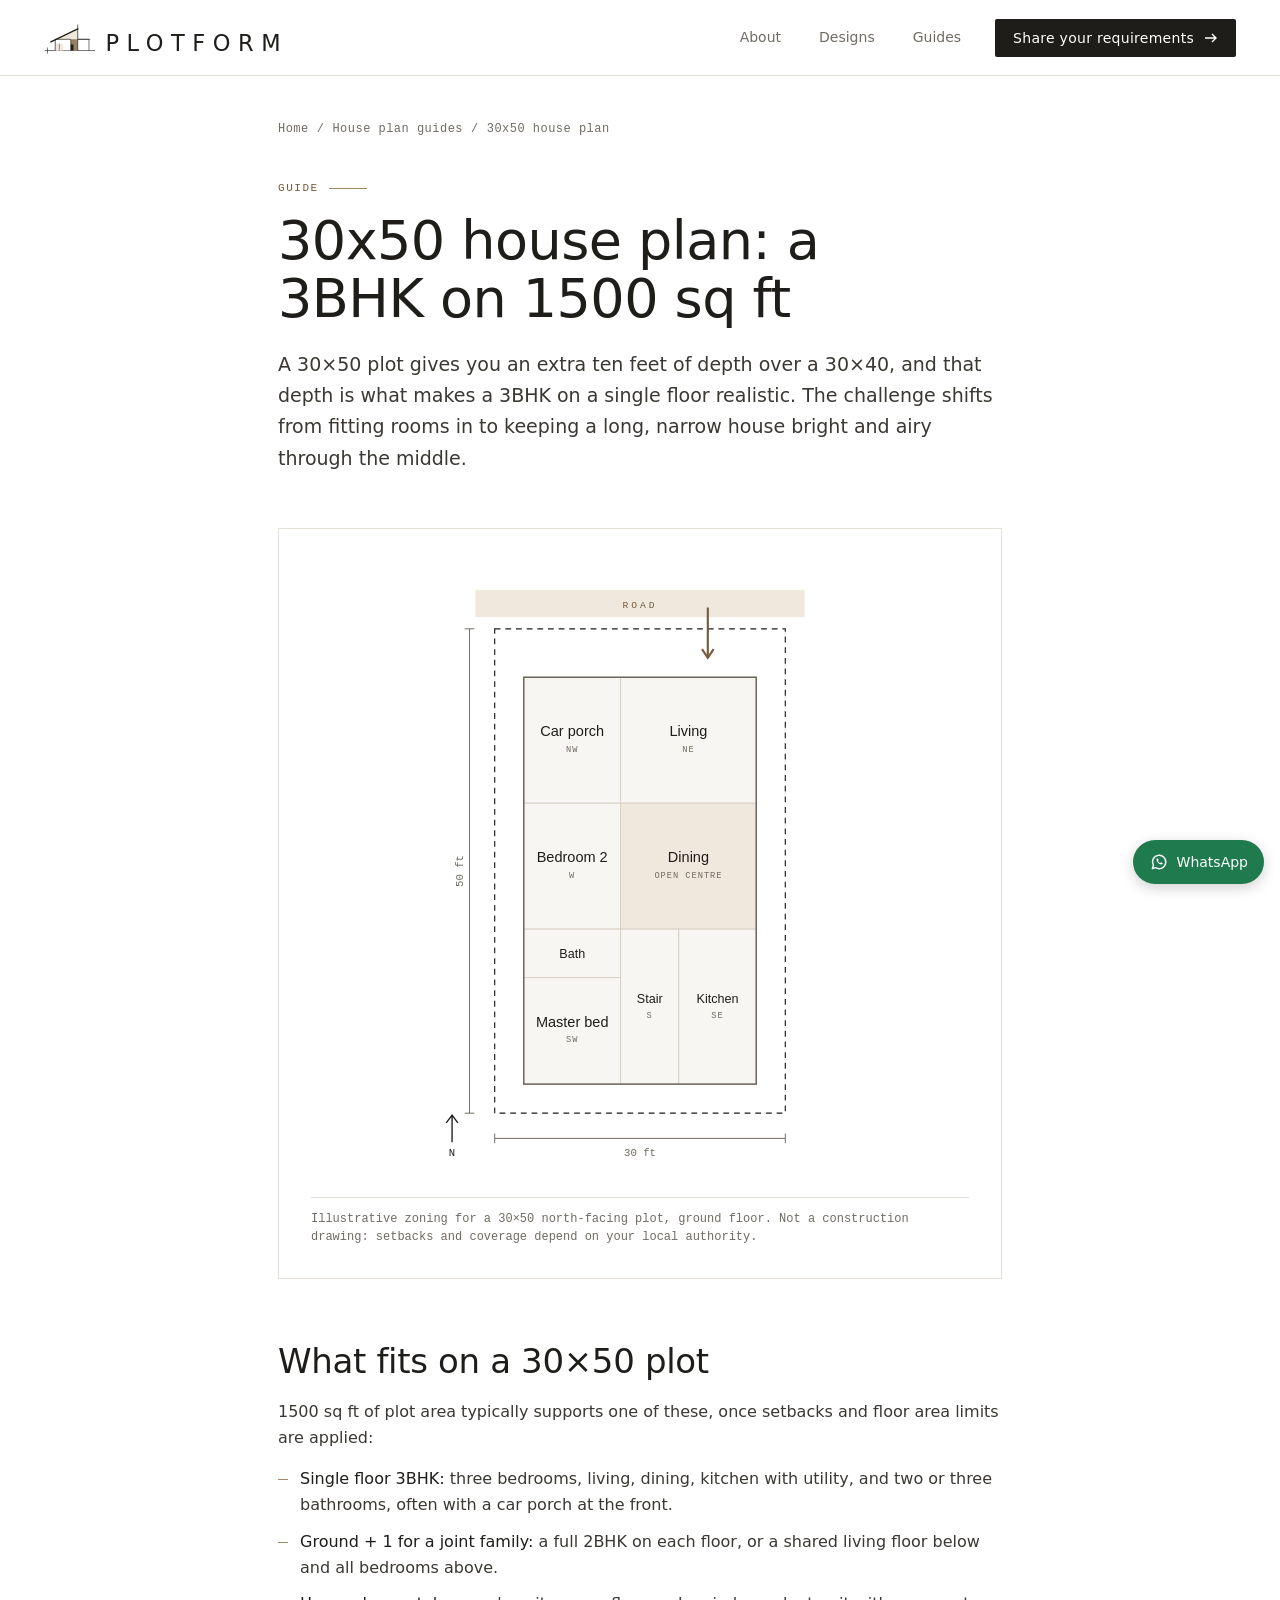
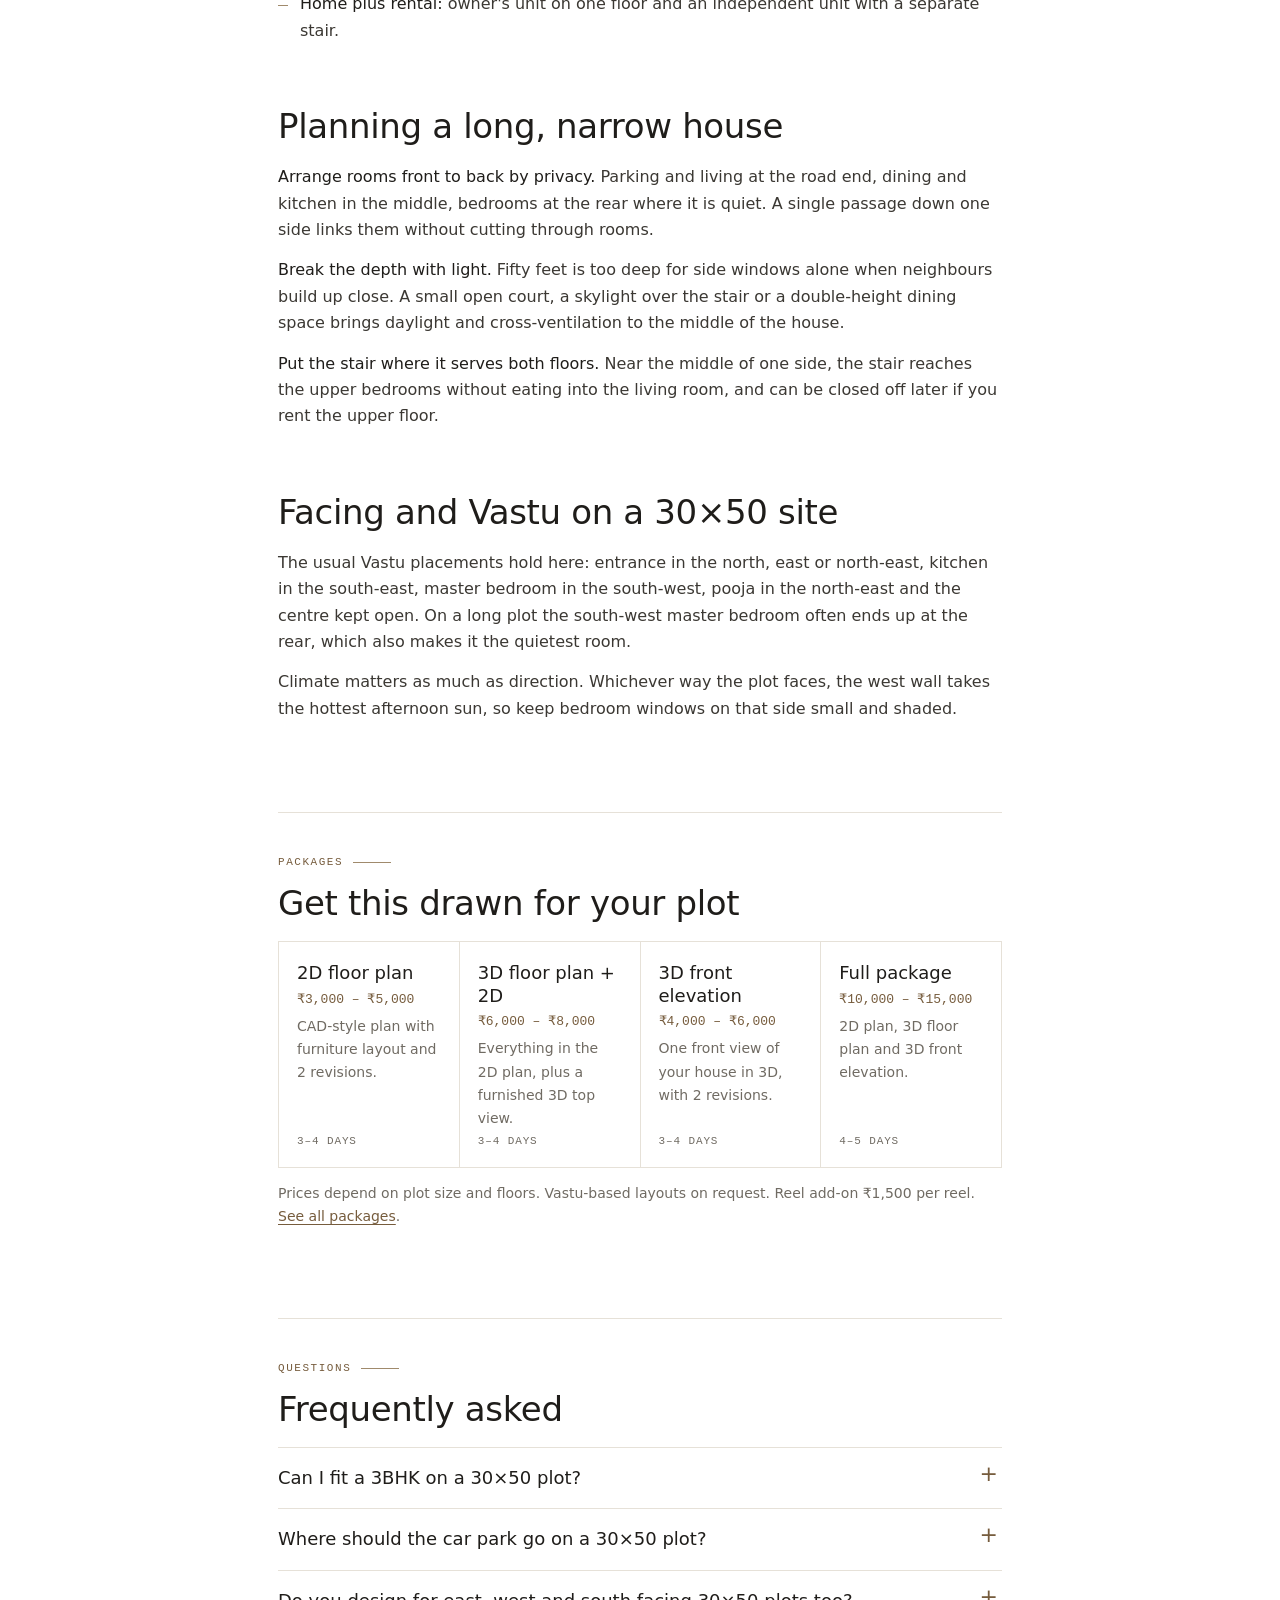
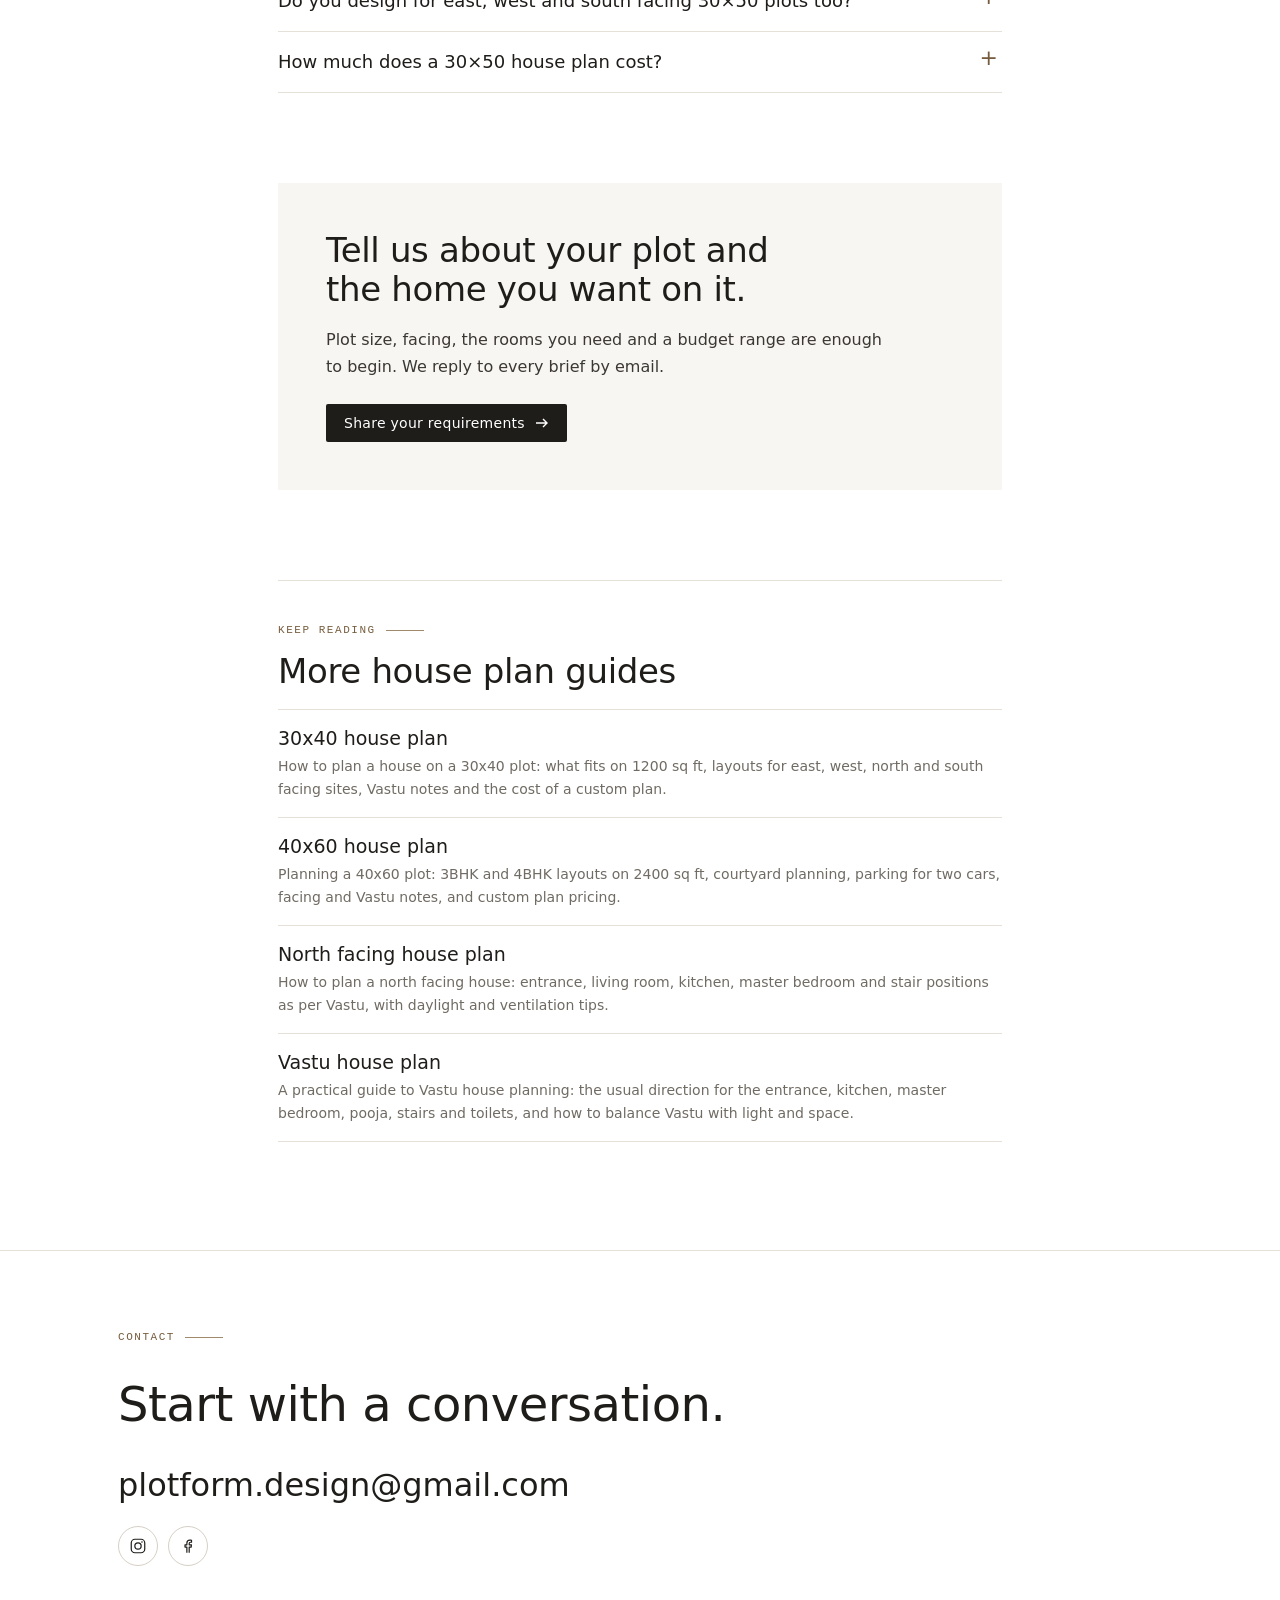
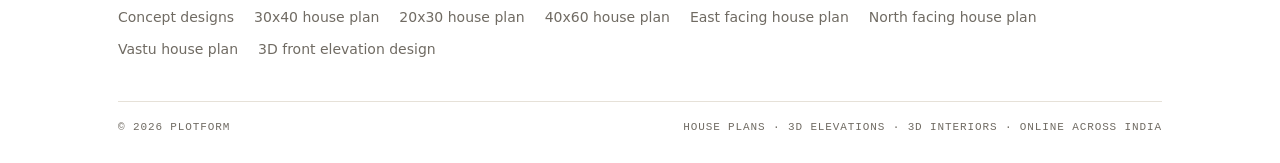
<file: 30x50-house-plan.html>
<!doctype html>
<html lang="en-IN">
<head>
<meta charset="utf-8">
<meta http-equiv="Content-Security-Policy" content="default-src 'self'; script-src 'self' 'unsafe-inline'; style-src 'self' 'unsafe-inline' https://fonts.googleapis.com; font-src 'self' https://fonts.gstatic.com; img-src 'self' data: blob:; connect-src 'self' https://script.google.com https://script.googleusercontent.com; manifest-src 'self'; worker-src 'self' blob:; object-src 'none'; base-uri 'self'; form-action 'self' mailto:; upgrade-insecure-requests">
<meta name="referrer" content="strict-origin-when-cross-origin">
<meta name="viewport" content="width=device-width,initial-scale=1,viewport-fit=cover">
<title>30x50 House Plan (1500 sq ft) Layouts &amp; Vastu | Plotform</title>
<meta name="description" content="Planning a house on a 30x50 plot: 3BHK layouts on 1500 sq ft, where to put parking, stairs and the kitchen, facing and Vastu notes, and custom plan pricing.">
<link rel="canonical" href="https://plotform.design/30x50-house-plan">
<meta name="robots" content="index,follow,max-image-preview:large">
<meta name="theme-color" content="#ffffff">
<link rel="icon" href="/favicon.svg" type="image/svg+xml">
<link rel="icon" href="/favicon-32.png" sizes="32x32" type="image/png">
<link rel="apple-touch-icon" href="/apple-touch-icon.png">
<link rel="manifest" href="/site.webmanifest">
<meta property="og:type" content="article">
<meta property="og:site_name" content="Plotform">
<meta property="og:locale" content="en_IN">
<meta property="og:url" content="https://plotform.design/30x50-house-plan">
<meta property="og:title" content="30x50 House Plan (1500 sq ft) Layouts &amp; Vastu">
<meta property="og:description" content="Planning a house on a 30x50 plot: 3BHK layouts on 1500 sq ft, where to put parking, stairs and the kitchen, facing and Vastu notes, and custom plan pricing.">
<meta property="og:image" content="https://plotform.design/og-image.jpg">
<meta property="og:image:width" content="1200">
<meta property="og:image:height" content="630">
<meta name="twitter:card" content="summary_large_image">
<meta name="twitter:title" content="30x50 House Plan (1500 sq ft) Layouts &amp; Vastu">
<meta name="twitter:description" content="Planning a house on a 30x50 plot: 3BHK layouts on 1500 sq ft, where to put parking, stairs and the kitchen, facing and Vastu notes, and custom plan pricing.">
<meta name="twitter:image" content="https://plotform.design/og-image.jpg">
<link rel="preconnect" href="https://fonts.googleapis.com">
<link rel="preconnect" href="https://fonts.gstatic.com" crossorigin>
<link rel="stylesheet" href="https://fonts.googleapis.com/css2?family=IBM+Plex+Mono:wght@400;500&family=IBM+Plex+Sans:wght@300;400;500&family=Jost:wght@300;400;500&display=swap">
<link rel="stylesheet" href="/guide.css?v=20">
<script type="application/ld+json">{"@context": "https://schema.org", "@graph": [{"@type": "Organization", "@id": "https://plotform.design/#org", "name": "Plotform", "url": "https://plotform.design/"}, {"@type": "WebPage", "@id": "https://plotform.design/30x50-house-plan#page", "url": "https://plotform.design/30x50-house-plan", "name": "30x50 House Plan (1500 sq ft) Layouts & Vastu | Plotform", "description": "Planning a house on a 30x50 plot: 3BHK layouts on 1500 sq ft, where to put parking, stairs and the kitchen, facing and Vastu notes, and custom plan pricing.", "inLanguage": "en-IN", "isPartOf": {"@id": "https://plotform.design/#website"}, "publisher": {"@id": "https://plotform.design/#org"}, "about": {"@id": "https://plotform.design/#org"}, "dateModified": "2026-10-13", "breadcrumb": {"@id": "https://plotform.design/30x50-house-plan#crumbs"}}, {"@type": "BreadcrumbList", "itemListElement": [{"@type": "ListItem", "position": 1, "name": "Home", "item": "https://plotform.design/"}, {"@type": "ListItem", "position": 2, "name": "House plan guides", "item": "https://plotform.design/house-plans"}, {"@type": "ListItem", "position": 3, "name": "30x50 house plan", "item": "https://plotform.design/30x50-house-plan"}], "@id": "https://plotform.design/30x50-house-plan#crumbs"}, {"@type": "FAQPage", "mainEntity": [{"@type": "Question", "name": "Can I fit a 3BHK on a 30×50 plot?", "acceptedAnswer": {"@type": "Answer", "text": "Usually yes, on a single floor, depending on the setbacks your local authority requires. A ground-plus-one house gives more generous rooms."}}, {"@type": "Question", "name": "Where should the car park go on a 30×50 plot?", "acceptedAnswer": {"@type": "Answer", "text": "Most often at the front of the ground floor, beside or in front of the entrance. Planning it together with the entrance keeps the living room from becoming a passage."}}, {"@type": "Question", "name": "Do you design for east, west and south facing 30×50 plots too?", "acceptedAnswer": {"@type": "Answer", "text": "Yes. Every design starts from your plot's dimensions, facing and road, so each facing gets its own layout."}}, {"@type": "Question", "name": "How much does a 30×50 house plan cost?", "acceptedAnswer": {"@type": "Answer", "text": "With Plotform, a 2D floor plan is ₹3,000 to ₹5,000 and the full package with 3D floor plan and 3D elevation is ₹10,000 to ₹15,000, depending on the number of floors."}}]}]}</script>
<style>
.burger{display:none}
@media (min-width:900px){.nav .links a:not(.btn){display:inline-block;padding:12px 4px}}
@media (max-width:899px){
  .burger{all:unset;-webkit-tap-highlight-color:transparent;box-sizing:border-box;cursor:pointer;display:grid;align-content:center;justify-items:end;gap:5px;width:44px;height:44px;padding:0 6px;position:relative;z-index:2;align-self:center;margin-right:-6px}
  .burger i{display:block;height:1.5px;background:var(--ink);transition:transform .35s cubic-bezier(.2,.7,.2,1),opacity .2s,width .35s}
  .burger i:nth-child(1){width:26px}.burger i:nth-child(2){width:17px}.burger i:nth-child(3){width:26px}
  .burger:focus-visible{outline:2px solid var(--oak);outline-offset:2px}
  .nav.menu-open .burger i:nth-child(1){transform:translateY(6.5px) rotate(45deg)}
  .nav.menu-open .burger i:nth-child(2){opacity:0;width:0}
  .nav.menu-open .burger i:nth-child(3){transform:translateY(-6.5px) rotate(-45deg)}
  .nav .links{position:absolute;top:calc(100% - 4px);right:clamp(16px,4vw,44px);left:auto;display:flex;flex-direction:column;align-items:flex-end;gap:0;width:max-content;min-width:168px;max-width:calc(100vw - 32px);padding:6px 18px 16px;background:var(--paper);border:0;border-radius:4px;box-shadow:0 10px 30px rgba(31,29,26,.13),0 1px 3px rgba(31,29,26,.08);
    opacity:0;visibility:hidden;transform:translateY(-6px);transition:opacity .25s ease,transform .3s cubic-bezier(.2,.7,.2,1),visibility 0s .3s;align-self:auto}
  .nav.menu-open .links{opacity:1;visibility:visible;transform:none;transition:opacity .25s ease,transform .3s cubic-bezier(.2,.7,.2,1)}
  .nav .links a:not(.btn){display:block;width:100%;text-align:right;padding:13px 2px;border-bottom:1px solid var(--hair);font-size:16px;line-height:1.2;color:var(--ink)}
  .nav .links .btn{display:inline-flex;justify-content:center;margin-top:12px;font-size:14px;padding:12px 14px}
}
</style>
</head>
<body>
<header class="nav">
  <a class="brand" href="/" aria-label="Plotform home"><svg id="brandSvg" viewBox="0 0 560 74" aria-hidden="true">
      <path d="M2 66H118M8 59V73" stroke="currentColor" stroke-width="1.4" fill="none"/>
      <g class="lg">
        <path class="lg-fill f1" d="M26 40L78 15V40Z" style="fill:var(--logo-soft)"/>
        <path class="lg-fill f2" d="M26.8 40.8H61.2V65.2H26.8Z" style="fill:var(--paper)"/>
        <path class="lg-fill f3" d="M27 50H44V66H27Z" style="fill:var(--logo-soft)"/>
        <path class="lg-fill f4" d="M62 40H78V66H62Z" fill="#a08a6c"/>
        <path class="lg-fill s1" d="M65 40V66" stroke="#7d6648" stroke-width=".8"/>
        <path class="lg-fill s2" d="M68 40V66" stroke="#7d6648" stroke-width=".8"/>
        <path class="lg-fill s3" d="M71 40V66" stroke="#7d6648" stroke-width=".8"/>
        <path class="lg-fill s4" d="M74 40V66" stroke="#7d6648" stroke-width=".8"/>
        <path class="lg-fill dr" d="M62 52H68V66H62Z" fill="#1f1d1a"/>
        <path class="lg-draw d1" d="M26 66V40H62V66" fill="none" stroke="currentColor" stroke-width="1.6"/>
        <path class="lg-draw d2" d="M35.5 66V50" fill="none" stroke="currentColor" stroke-width="1"/>
        <path class="lg-draw d3" d="M78 40H104V66M78 40H107" fill="none" stroke="currentColor" stroke-width="1.4"/>
        <path class="lg-draw d4" d="M78 66V6" fill="none" stroke="currentColor" stroke-width="1.6"/>
        <path class="lg-draw d5" d="M78 16L16 46" fill="none" stroke="currentColor" stroke-width="3" stroke-linecap="square"/>
      </g>
      <text id="brandWord" x="142" y="66" fill="currentColor" font-size="52" letter-spacing="17.5" style="font-family:var(--f-display);font-weight:400">PLOTFORM</text>
    </svg></a>
  <button class="burger" type="button" aria-label="Menu" aria-expanded="false" aria-controls="mainNav"><i></i><i></i><i></i></button>
  <nav class="links" id="mainNav" aria-label="Main">
    <a href="/?panel=about">About</a>
    <a href="/designs">Designs</a>
    <a href="/house-plans">Guides</a>
    <a class="btn" href="/?panel=brief">Share your requirements <svg viewBox="0 0 14 14" aria-hidden="true"><path d="M1 7h11M8 3l4 4-4 4" fill="none" stroke="currentColor" stroke-width="1.4"/></svg></a>
  </nav>
</header>
<main class="g" id="top">
<div class="wrap">
  <nav class="crumbs" aria-label="Breadcrumb"><a href="/">Home</a><span>/</span><a href="/house-plans">House plan guides</a><span>/</span><span aria-current="page">30x50 house plan</span></nav>
  <p class="eyebrow">Guide</p>
  <h1>30x50 house plan: a 3BHK on 1500 sq ft</h1>
  <p class="lead">A 30×50 plot gives you an extra ten feet of depth over a 30×40, and that depth is what makes a 3BHK on a single floor realistic. The challenge shifts from fitting rooms in to keeping a long, narrow house bright and airy through the middle.</p>
  <figure class="fig fig-plan"><svg viewBox="0 0 440 640" role="img" aria-label="Illustrative zoning for a 30×50 north-facing plot, ground floor. Not a construction drawing: setbacks and coverage depend on your local authority." xmlns="http://www.w3.org/2000/svg"><rect x="50" y="30" width="340" height="28" fill="#efe8dc"/><text x="220.0" y="48.0" text-anchor="middle" font-family="IBM Plex Mono,monospace" font-size="10" letter-spacing="3" fill="#765c3d">ROAD</text><rect x="100" y="120" width="100" height="130" fill="#f8f6f2" stroke="#d6d0c5" stroke-width="1"/><text x="150.0" y="181.0" text-anchor="middle" font-family="Jost,sans-serif" font-size="15" fill="#1f1d1a">Car porch</text><text x="150.0" y="197.0" text-anchor="middle" font-family="IBM Plex Mono,monospace" font-size="9" letter-spacing="1" fill="#706b63">NW</text><rect x="200" y="120" width="140" height="130" fill="#f8f6f2" stroke="#d6d0c5" stroke-width="1"/><text x="270.0" y="181.0" text-anchor="middle" font-family="Jost,sans-serif" font-size="15" fill="#1f1d1a">Living</text><text x="270.0" y="197.0" text-anchor="middle" font-family="IBM Plex Mono,monospace" font-size="9" letter-spacing="1" fill="#706b63">NE</text><rect x="100" y="250" width="100" height="130" fill="#f8f6f2" stroke="#d6d0c5" stroke-width="1"/><text x="150.0" y="311.0" text-anchor="middle" font-family="Jost,sans-serif" font-size="15" fill="#1f1d1a">Bedroom 2</text><text x="150.0" y="327.0" text-anchor="middle" font-family="IBM Plex Mono,monospace" font-size="9" letter-spacing="1" fill="#706b63">W</text><rect x="200" y="250" width="140" height="130" fill="#efe8dc" stroke="#d6d0c5" stroke-width="1"/><text x="270.0" y="311.0" text-anchor="middle" font-family="Jost,sans-serif" font-size="15" fill="#1f1d1a">Dining</text><text x="270.0" y="327.0" text-anchor="middle" font-family="IBM Plex Mono,monospace" font-size="9" letter-spacing="1" fill="#706b63">OPEN CENTRE</text><rect x="100" y="380" width="100" height="50" fill="#f8f6f2" stroke="#d6d0c5" stroke-width="1"/><text x="150.0" y="410.0" text-anchor="middle" font-family="Jost,sans-serif" font-size="13" fill="#1f1d1a">Bath</text><rect x="100" y="430" width="100" height="110" fill="#f8f6f2" stroke="#d6d0c5" stroke-width="1"/><text x="150.0" y="481.0" text-anchor="middle" font-family="Jost,sans-serif" font-size="15" fill="#1f1d1a">Master bed</text><text x="150.0" y="497.0" text-anchor="middle" font-family="IBM Plex Mono,monospace" font-size="9" letter-spacing="1" fill="#706b63">SW</text><rect x="200" y="380" width="60" height="160" fill="#f8f6f2" stroke="#d6d0c5" stroke-width="1"/><text x="230.0" y="456.0" text-anchor="middle" font-family="Jost,sans-serif" font-size="13" fill="#1f1d1a">Stair</text><text x="230.0" y="472.0" text-anchor="middle" font-family="IBM Plex Mono,monospace" font-size="9" letter-spacing="1" fill="#706b63">S</text><rect x="260" y="380" width="80" height="160" fill="#f8f6f2" stroke="#d6d0c5" stroke-width="1"/><text x="300.0" y="456.0" text-anchor="middle" font-family="Jost,sans-serif" font-size="13" fill="#1f1d1a">Kitchen</text><text x="300.0" y="472.0" text-anchor="middle" font-family="IBM Plex Mono,monospace" font-size="9" letter-spacing="1" fill="#706b63">SE</text><rect x="100" y="120" width="240" height="420" fill="none" stroke="#706b63" stroke-width="1.6"/><rect x="70" y="70" width="300" height="500" fill="none" stroke="#1f1d1a" stroke-width="1.2" stroke-dasharray="6 5"/><path d="M44 70V570M39 70h10M39 570h10" stroke="#706b63" stroke-width="1"/><text x="37" y="320.0" text-anchor="middle" font-family="IBM Plex Mono,monospace" font-size="11" fill="#706b63" transform="rotate(-90 37 320.0)">50 ft</text><path d="M70 596H370M70 591v10M370 591v10" stroke="#706b63" stroke-width="1"/><text x="220.0" y="614" text-anchor="middle" font-family="IBM Plex Mono,monospace" font-size="11" fill="#706b63">30 ft</text><path d="M290 48L290 100" stroke="#765c3d" stroke-width="2.2"/><path d="M284 91L290 100L296 91" fill="none" stroke="#765c3d" stroke-width="2.2"/><path d="M26 600V572M20 580L26 572L32 580" fill="none" stroke="#1f1d1a" stroke-width="1.4"/><text x="26" y="614" text-anchor="middle" font-family="IBM Plex Mono,monospace" font-size="11" fill="#1f1d1a">N</text></svg><figcaption>Illustrative zoning for a 30×50 north-facing plot, ground floor. Not a construction drawing: setbacks and coverage depend on your local authority.</figcaption></figure>
  <article class="body"><section><h2>What fits on a 30×50 plot</h2><p>1500 sq ft of plot area typically supports one of these, once setbacks and floor area limits are applied:</p><ul><li><b>Single floor 3BHK:</b> three bedrooms, living, dining, kitchen with utility, and two or three bathrooms, often with a car porch at the front.</li><li><b>Ground + 1 for a joint family:</b> a full 2BHK on each floor, or a shared living floor below and all bedrooms above.</li><li><b>Home plus rental:</b> owner's unit on one floor and an independent unit with a separate stair.</li></ul></section><section><h2>Planning a long, narrow house</h2><p><b>Arrange rooms front to back by privacy.</b> Parking and living at the road end, dining and kitchen in the middle, bedrooms at the rear where it is quiet. A single passage down one side links them without cutting through rooms.</p><p><b>Break the depth with light.</b> Fifty feet is too deep for side windows alone when neighbours build up close. A small open court, a skylight over the stair or a double-height dining space brings daylight and cross-ventilation to the middle of the house.</p><p><b>Put the stair where it serves both floors.</b> Near the middle of one side, the stair reaches the upper bedrooms without eating into the living room, and can be closed off later if you rent the upper floor.</p></section><section><h2>Facing and Vastu on a 30×50 site</h2><p>The usual Vastu placements hold here: entrance in the north, east or north-east, kitchen in the south-east, master bedroom in the south-west, pooja in the north-east and the centre kept open. On a long plot the south-west master bedroom often ends up at the rear, which also makes it the quietest room.</p><p>Climate matters as much as direction. Whichever way the plot faces, the west wall takes the hottest afternoon sun, so keep bedroom windows on that side small and shaded.</p></section></article>
  <section class="pricing" aria-labelledby="pricing-h">
  <p class="eyebrow">Packages</p>
  <h2 id="pricing-h">Get this drawn for your plot</h2>
  <ul class="pkgs"><li><p class="pk">2D floor plan</p><p class="pp">₹3,000 – ₹5,000</p><p class="pd">CAD-style plan with furniture layout and 2 revisions.</p><p class="pt">3–4 days</p></li><li><p class="pk">3D floor plan + 2D</p><p class="pp">₹6,000 – ₹8,000</p><p class="pd">Everything in the 2D plan, plus a furnished 3D top view.</p><p class="pt">3–4 days</p></li><li><p class="pk">3D front elevation</p><p class="pp">₹4,000 – ₹6,000</p><p class="pd">One front view of your house in 3D, with 2 revisions.</p><p class="pt">3–4 days</p></li><li><p class="pk">Full package</p><p class="pp">₹10,000 – ₹15,000</p><p class="pd">2D plan, 3D floor plan and 3D front elevation.</p><p class="pt">4–5 days</p></li></ul>
  <p class="note">Prices depend on plot size and floors. Vastu-based layouts on request. Reel add-on ₹1,500 per reel. <a href="/#packages">See all packages</a>.</p>
</section>
  <section class="faq" aria-labelledby="faq-h"><p class="eyebrow">Questions</p><h2 id="faq-h">Frequently asked</h2><div class="qs"><details><summary>Can I fit a 3BHK on a 30×50 plot?</summary><p>Usually yes, on a single floor, depending on the setbacks your local authority requires. A ground-plus-one house gives more generous rooms.</p></details><details><summary>Where should the car park go on a 30×50 plot?</summary><p>Most often at the front of the ground floor, beside or in front of the entrance. Planning it together with the entrance keeps the living room from becoming a passage.</p></details><details><summary>Do you design for east, west and south facing 30×50 plots too?</summary><p>Yes. Every design starts from your plot&#x27;s dimensions, facing and road, so each facing gets its own layout.</p></details><details><summary>How much does a 30×50 house plan cost?</summary><p>With Plotform, a 2D floor plan is ₹3,000 to ₹5,000 and the full package with 3D floor plan and 3D elevation is ₹10,000 to ₹15,000, depending on the number of floors.</p></details></div></section>
  <section class="cta">
  <h2>Tell us about your plot and the home you want on it.</h2>
  <p>Plot size, facing, the rooms you need and a budget range are enough to begin. We reply to every brief by email.</p>
  <a class="btn" href="/?panel=brief">Share your requirements <svg viewBox="0 0 14 14" aria-hidden="true"><path d="M1 7h11M8 3l4 4-4 4" fill="none" stroke="currentColor" stroke-width="1.4"/></svg></a>
</section>
  <nav class="related" aria-labelledby="rel-h"><p class="eyebrow">Keep reading</p><h2 id="rel-h">More house plan guides</h2><ul><li><a href="/30x40-house-plan">30x40 house plan</a><span>How to plan a house on a 30x40 plot: what fits on 1200 sq ft, layouts for east, west, north and south facing sites, Vastu notes and the cost of a custom plan.</span></li><li><a href="/40x60-house-plan">40x60 house plan</a><span>Planning a 40x60 plot: 3BHK and 4BHK layouts on 2400 sq ft, courtyard planning, parking for two cars, facing and Vastu notes, and custom plan pricing.</span></li><li><a href="/north-facing-house-plan">North facing house plan</a><span>How to plan a north facing house: entrance, living room, kitchen, master bedroom and stair positions as per Vastu, with daylight and ventilation tips.</span></li><li><a href="/vastu-house-plan">Vastu house plan</a><span>A practical guide to Vastu house planning: the usual direction for the entrance, kitchen, master bedroom, pooja, stairs and toilets, and how to balance Vastu with light and space.</span></li></ul></nav>
</div>
</main>
<footer class="contact">
  <div class="wrap">
    <p class="eyebrow">Contact</p>
    <p class="h2">Start with a conversation.</p>
    <a class="mail" href="mailto:plotform.design@gmail.com">plotform.design@gmail.com</a>
    <nav class="social" aria-label="Plotform on social media"><a href="https://www.instagram.com/plotform.design/" target="_blank" rel="noopener" aria-label="Plotform on Instagram"><svg viewBox="0 0 24 24" aria-hidden="true"><rect x="3" y="3" width="18" height="18" rx="5" fill="none" stroke="currentColor" stroke-width="1.6"/><circle cx="12" cy="12" r="4.2" fill="none" stroke="currentColor" stroke-width="1.6"/><circle cx="17.3" cy="6.7" r="1.1" fill="currentColor"/></svg></a><a href="https://www.facebook.com/profile.php?id=61595442266504" target="_blank" rel="noopener" aria-label="Plotform on Facebook"><svg viewBox="0 0 24 24" aria-hidden="true"><path d="M13.6 21v-7.6h2.6l.4-3h-3V8.5c0-.9.3-1.5 1.5-1.5h1.6V4.3c-.3 0-1.2-.1-2.3-.1-2.3 0-3.9 1.4-3.9 4V10.4H8v3h2.5V21" fill="none" stroke="currentColor" stroke-width="1.6" stroke-linejoin="round"/></svg></a></nav>
    <nav class="guides" aria-label="House plan guides"><a href="/designs">Concept designs</a><a href="/30x40-house-plan">30x40 house plan</a><a href="/20x30-house-plan">20x30 house plan</a><a href="/40x60-house-plan">40x60 house plan</a><a href="/east-facing-house-plan">East facing house plan</a><a href="/north-facing-house-plan">North facing house plan</a><a href="/vastu-house-plan">Vastu house plan</a><a href="/3d-front-elevation-design">3D front elevation design</a></nav>
    <div class="foot"><span>© 2026 Plotform</span><span>House plans · 3D elevations · 3D interiors · Online across India</span></div>
  </div>
</footer>
<a class="wa-fab" href="https://wa.me/919898667753?text=Hi%20Plotform%2C%20my%20plot%20is%20__%20x%20__%20ft%2C%20facing%20__%2C%20in%20__%20%28city%29." target="_blank" rel="noopener" aria-label="Chat with Plotform on WhatsApp"><svg viewBox="0 0 24 24" aria-hidden="true"><path d="M4 20l1.3-3.9A8 8 0 1 1 8 18.8z" fill="none" stroke="currentColor" stroke-width="1.7" stroke-linejoin="round"/><path d="M9 8.5c0 3.5 2.6 6.5 6.5 6.5l1-1.6-2-1-1 .9c-1.2-.5-2.3-1.6-2.8-2.8l.9-1-1-2z" fill="currentColor"/></svg><span>WhatsApp</span></a>
<style>.wa-fab{position:fixed;right:max(16px,env(safe-area-inset-right));bottom:calc(16px + env(safe-area-inset-bottom,0px));z-index:60;display:inline-flex;align-items:center;gap:8px;padding:12px 16px;border-radius:999px;background:#1f7a4d;color:#fff;text-decoration:none;font:500 14px/1 "IBM Plex Sans",system-ui,sans-serif;box-shadow:0 4px 14px rgba(0,0,0,.18)}.wa-fab:hover{background:#176139}.wa-fab svg{width:20px;height:20px}@media (max-width:480px){.wa-fab span{display:none}.wa-fab{padding:14px}}</style>
<script>
(() => { const nav = document.querySelector('.nav'), b = nav && nav.querySelector('.burger'); if(!b) return;
  const set = o => { nav.classList.toggle('menu-open', o); b.setAttribute('aria-expanded', o); };
  b.addEventListener('click', e => { e.stopPropagation(); set(!nav.classList.contains('menu-open')); });
  nav.querySelectorAll('.links a').forEach(a => a.addEventListener('click', () => set(false)));
  document.addEventListener('click', e => { if(!nav.contains(e.target)) set(false); });
  document.addEventListener('keydown', e => { if(e.key === 'Escape'){ set(false); b.focus(); } });
})();
</script>
</body>
</html>
</file>
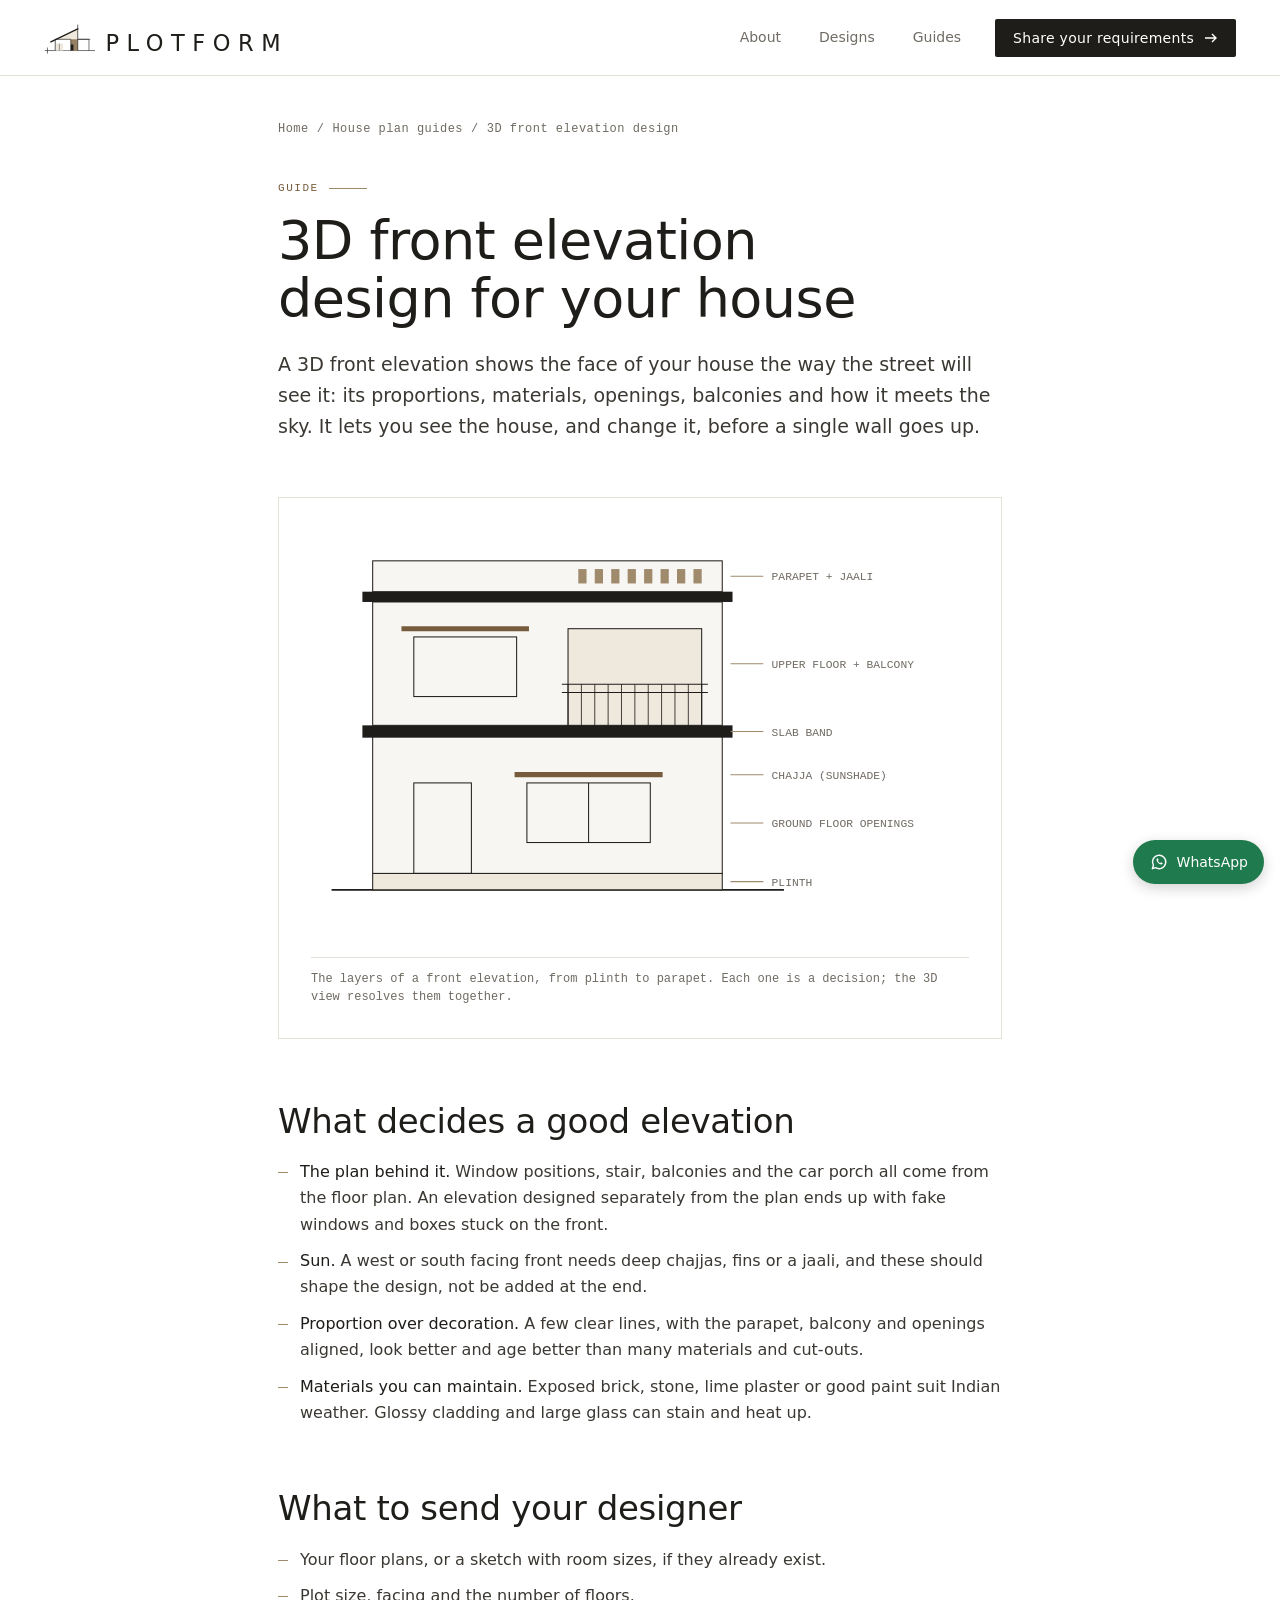
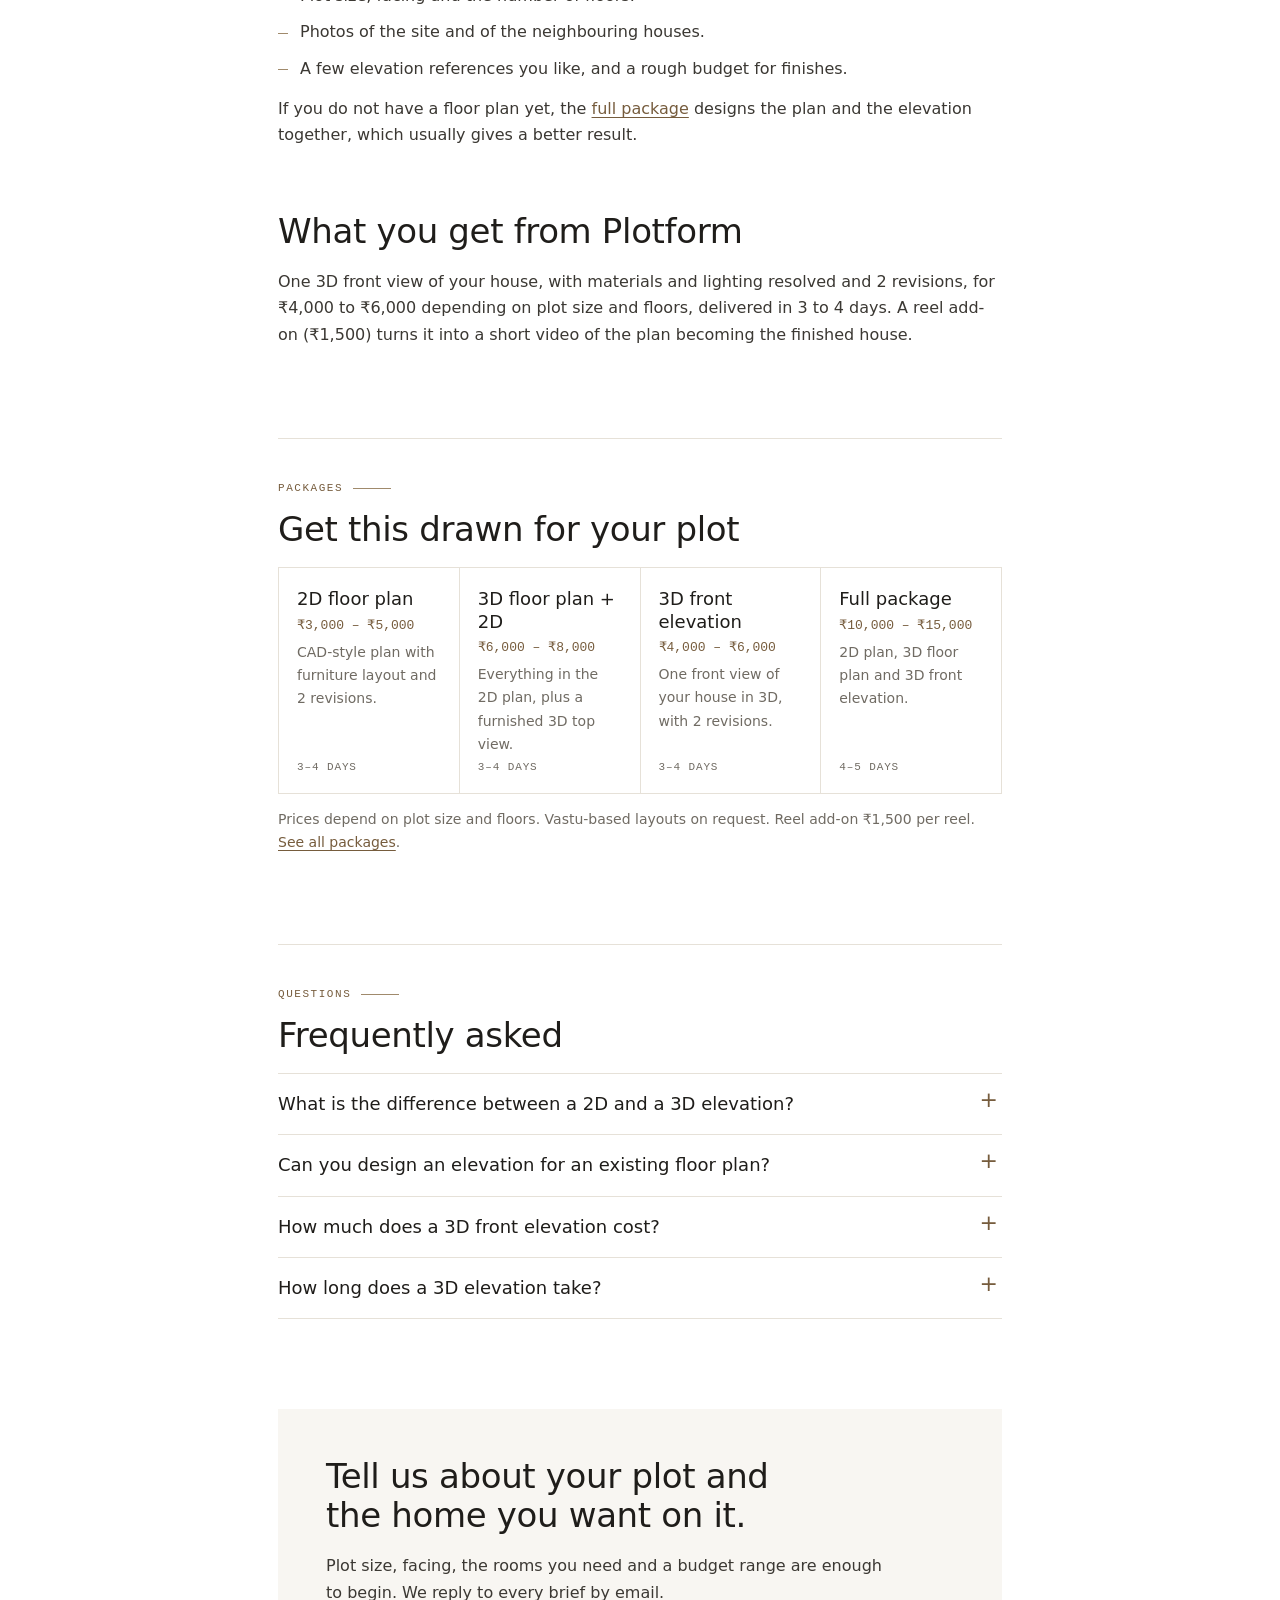
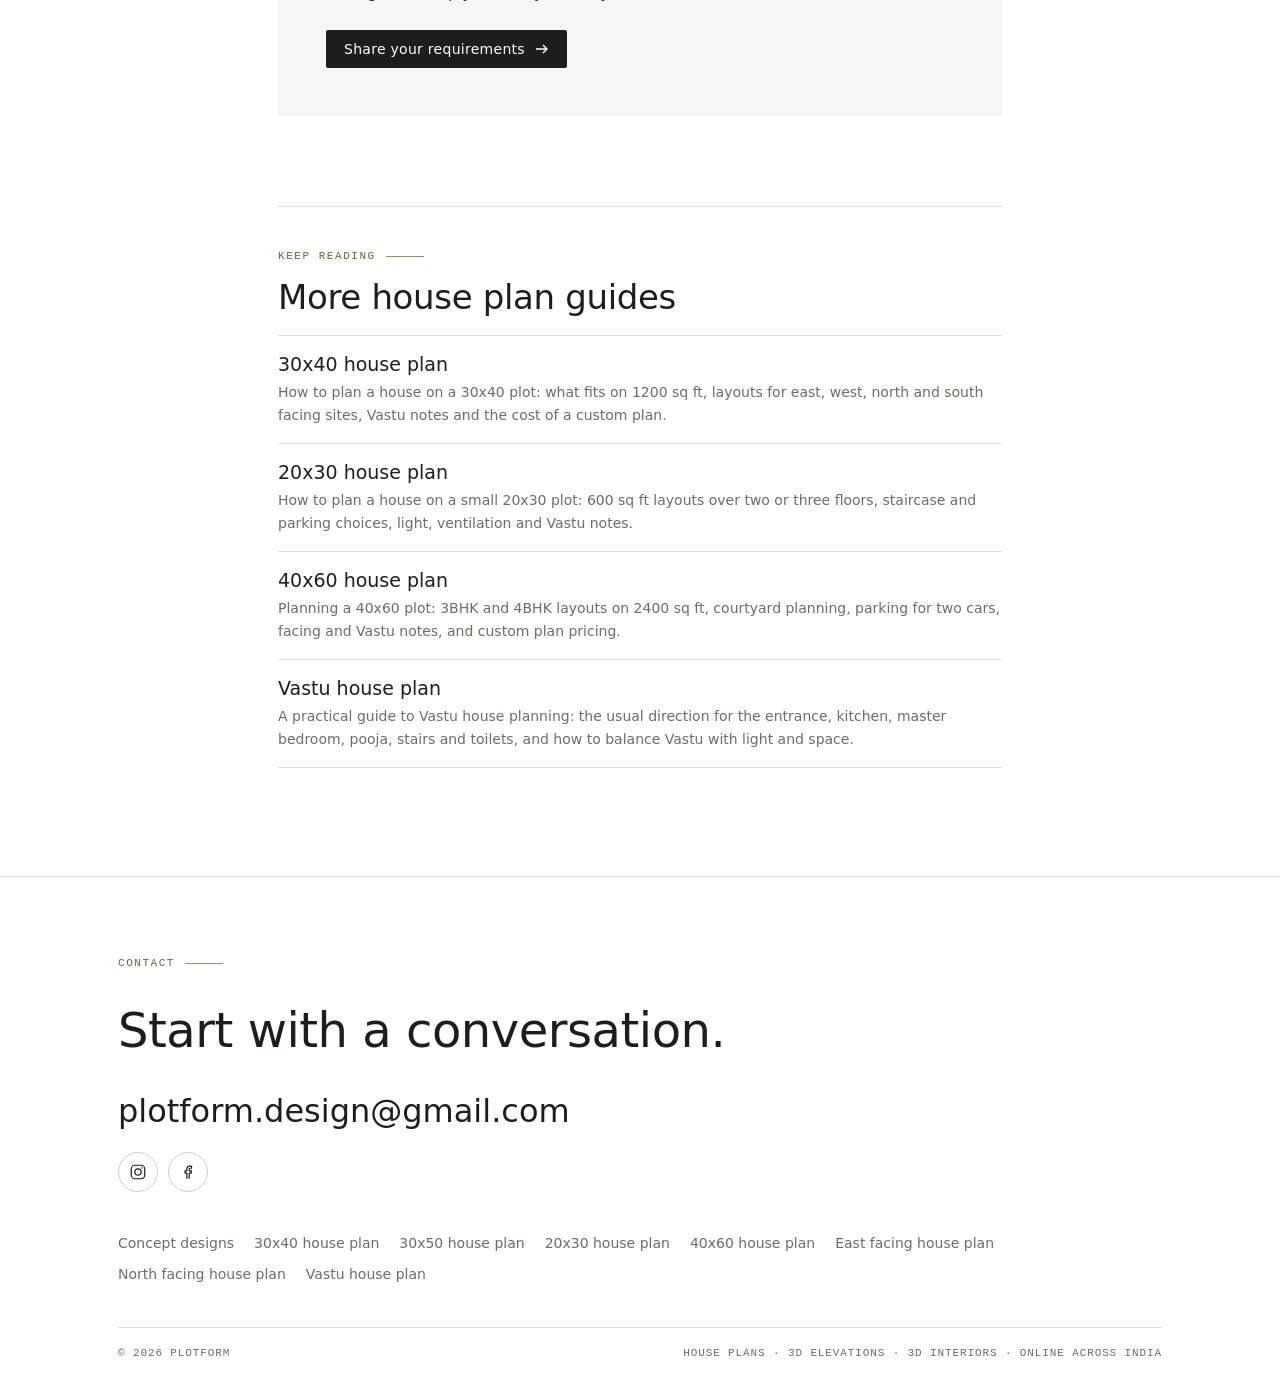
<file: 3d-front-elevation-design.html>
<!doctype html>
<html lang="en-IN">
<head>
<meta charset="utf-8">
<meta http-equiv="Content-Security-Policy" content="default-src 'self'; script-src 'self' 'unsafe-inline'; style-src 'self' 'unsafe-inline' https://fonts.googleapis.com; font-src 'self' https://fonts.gstatic.com; img-src 'self' data: blob:; connect-src 'self' https://script.google.com https://script.googleusercontent.com; manifest-src 'self'; worker-src 'self' blob:; object-src 'none'; base-uri 'self'; form-action 'self' mailto:; upgrade-insecure-requests">
<meta name="referrer" content="strict-origin-when-cross-origin">
<meta name="viewport" content="width=device-width,initial-scale=1,viewport-fit=cover">
<title>3D Front Elevation Design for Indian Houses, Online | Plotform</title>
<meta name="description" content="What a 3D front elevation is, what decides a good house elevation in India, what to send your designer, and Plotform&#x27;s elevation price and delivery time.">
<link rel="canonical" href="https://plotform.design/3d-front-elevation-design">
<meta name="robots" content="index,follow,max-image-preview:large">
<meta name="theme-color" content="#ffffff">
<link rel="icon" href="/favicon.svg" type="image/svg+xml">
<link rel="icon" href="/favicon-32.png" sizes="32x32" type="image/png">
<link rel="apple-touch-icon" href="/apple-touch-icon.png">
<link rel="manifest" href="/site.webmanifest">
<meta property="og:type" content="article">
<meta property="og:site_name" content="Plotform">
<meta property="og:locale" content="en_IN">
<meta property="og:url" content="https://plotform.design/3d-front-elevation-design">
<meta property="og:title" content="3D Front Elevation Design for Indian Houses, Online">
<meta property="og:description" content="What a 3D front elevation is, what decides a good house elevation in India, what to send your designer, and Plotform&#x27;s elevation price and delivery time.">
<meta property="og:image" content="https://plotform.design/og-image.jpg">
<meta property="og:image:width" content="1200">
<meta property="og:image:height" content="630">
<meta name="twitter:card" content="summary_large_image">
<meta name="twitter:title" content="3D Front Elevation Design for Indian Houses, Online">
<meta name="twitter:description" content="What a 3D front elevation is, what decides a good house elevation in India, what to send your designer, and Plotform&#x27;s elevation price and delivery time.">
<meta name="twitter:image" content="https://plotform.design/og-image.jpg">
<link rel="preconnect" href="https://fonts.googleapis.com">
<link rel="preconnect" href="https://fonts.gstatic.com" crossorigin>
<link rel="stylesheet" href="https://fonts.googleapis.com/css2?family=IBM+Plex+Mono:wght@400;500&family=IBM+Plex+Sans:wght@300;400;500&family=Jost:wght@300;400;500&display=swap">
<link rel="stylesheet" href="/guide.css?v=20">
<script type="application/ld+json">{"@context": "https://schema.org", "@graph": [{"@type": "Organization", "@id": "https://plotform.design/#org", "name": "Plotform", "url": "https://plotform.design/"}, {"@type": "WebPage", "@id": "https://plotform.design/3d-front-elevation-design#page", "url": "https://plotform.design/3d-front-elevation-design", "name": "3D Front Elevation Design for Indian Houses, Online | Plotform", "description": "What a 3D front elevation is, what decides a good house elevation in India, what to send your designer, and Plotform's elevation price and delivery time.", "inLanguage": "en-IN", "isPartOf": {"@id": "https://plotform.design/#website"}, "publisher": {"@id": "https://plotform.design/#org"}, "about": {"@id": "https://plotform.design/#org"}, "dateModified": "2026-10-13", "breadcrumb": {"@id": "https://plotform.design/3d-front-elevation-design#crumbs"}}, {"@type": "BreadcrumbList", "itemListElement": [{"@type": "ListItem", "position": 1, "name": "Home", "item": "https://plotform.design/"}, {"@type": "ListItem", "position": 2, "name": "House plan guides", "item": "https://plotform.design/house-plans"}, {"@type": "ListItem", "position": 3, "name": "3D front elevation design", "item": "https://plotform.design/3d-front-elevation-design"}], "@id": "https://plotform.design/3d-front-elevation-design#crumbs"}, {"@type": "FAQPage", "mainEntity": [{"@type": "Question", "name": "What is the difference between a 2D and a 3D elevation?", "acceptedAnswer": {"@type": "Answer", "text": "A 2D elevation is a flat, measured drawing of the front. A 3D elevation shows the house in perspective with materials, shadows and depth, so you can judge how it will actually look."}}, {"@type": "Question", "name": "Can you design an elevation for an existing floor plan?", "acceptedAnswer": {"@type": "Answer", "text": "Yes. Send us your plan and site photos. We may suggest small changes to windows or balconies to make the front work."}}, {"@type": "Question", "name": "How much does a 3D front elevation cost?", "acceptedAnswer": {"@type": "Answer", "text": "₹4,000 to ₹6,000 with Plotform, depending on plot size and floors, including 2 revisions."}}, {"@type": "Question", "name": "How long does a 3D elevation take?", "acceptedAnswer": {"@type": "Answer", "text": "3 to 4 days from a complete brief; a reel adds one day."}}]}]}</script>
<style>
.burger{display:none}
@media (min-width:900px){.nav .links a:not(.btn){display:inline-block;padding:12px 4px}}
@media (max-width:899px){
  .burger{all:unset;-webkit-tap-highlight-color:transparent;box-sizing:border-box;cursor:pointer;display:grid;align-content:center;justify-items:end;gap:5px;width:44px;height:44px;padding:0 6px;position:relative;z-index:2;align-self:center;margin-right:-6px}
  .burger i{display:block;height:1.5px;background:var(--ink);transition:transform .35s cubic-bezier(.2,.7,.2,1),opacity .2s,width .35s}
  .burger i:nth-child(1){width:26px}.burger i:nth-child(2){width:17px}.burger i:nth-child(3){width:26px}
  .burger:focus-visible{outline:2px solid var(--oak);outline-offset:2px}
  .nav.menu-open .burger i:nth-child(1){transform:translateY(6.5px) rotate(45deg)}
  .nav.menu-open .burger i:nth-child(2){opacity:0;width:0}
  .nav.menu-open .burger i:nth-child(3){transform:translateY(-6.5px) rotate(-45deg)}
  .nav .links{position:absolute;top:calc(100% - 4px);right:clamp(16px,4vw,44px);left:auto;display:flex;flex-direction:column;align-items:flex-end;gap:0;width:max-content;min-width:168px;max-width:calc(100vw - 32px);padding:6px 18px 16px;background:var(--paper);border:0;border-radius:4px;box-shadow:0 10px 30px rgba(31,29,26,.13),0 1px 3px rgba(31,29,26,.08);
    opacity:0;visibility:hidden;transform:translateY(-6px);transition:opacity .25s ease,transform .3s cubic-bezier(.2,.7,.2,1),visibility 0s .3s;align-self:auto}
  .nav.menu-open .links{opacity:1;visibility:visible;transform:none;transition:opacity .25s ease,transform .3s cubic-bezier(.2,.7,.2,1)}
  .nav .links a:not(.btn){display:block;width:100%;text-align:right;padding:13px 2px;border-bottom:1px solid var(--hair);font-size:16px;line-height:1.2;color:var(--ink)}
  .nav .links .btn{display:inline-flex;justify-content:center;margin-top:12px;font-size:14px;padding:12px 14px}
}
</style>
</head>
<body>
<header class="nav">
  <a class="brand" href="/" aria-label="Plotform home"><svg id="brandSvg" viewBox="0 0 560 74" aria-hidden="true">
      <path d="M2 66H118M8 59V73" stroke="currentColor" stroke-width="1.4" fill="none"/>
      <g class="lg">
        <path class="lg-fill f1" d="M26 40L78 15V40Z" style="fill:var(--logo-soft)"/>
        <path class="lg-fill f2" d="M26.8 40.8H61.2V65.2H26.8Z" style="fill:var(--paper)"/>
        <path class="lg-fill f3" d="M27 50H44V66H27Z" style="fill:var(--logo-soft)"/>
        <path class="lg-fill f4" d="M62 40H78V66H62Z" fill="#a08a6c"/>
        <path class="lg-fill s1" d="M65 40V66" stroke="#7d6648" stroke-width=".8"/>
        <path class="lg-fill s2" d="M68 40V66" stroke="#7d6648" stroke-width=".8"/>
        <path class="lg-fill s3" d="M71 40V66" stroke="#7d6648" stroke-width=".8"/>
        <path class="lg-fill s4" d="M74 40V66" stroke="#7d6648" stroke-width=".8"/>
        <path class="lg-fill dr" d="M62 52H68V66H62Z" fill="#1f1d1a"/>
        <path class="lg-draw d1" d="M26 66V40H62V66" fill="none" stroke="currentColor" stroke-width="1.6"/>
        <path class="lg-draw d2" d="M35.5 66V50" fill="none" stroke="currentColor" stroke-width="1"/>
        <path class="lg-draw d3" d="M78 40H104V66M78 40H107" fill="none" stroke="currentColor" stroke-width="1.4"/>
        <path class="lg-draw d4" d="M78 66V6" fill="none" stroke="currentColor" stroke-width="1.6"/>
        <path class="lg-draw d5" d="M78 16L16 46" fill="none" stroke="currentColor" stroke-width="3" stroke-linecap="square"/>
      </g>
      <text id="brandWord" x="142" y="66" fill="currentColor" font-size="52" letter-spacing="17.5" style="font-family:var(--f-display);font-weight:400">PLOTFORM</text>
    </svg></a>
  <button class="burger" type="button" aria-label="Menu" aria-expanded="false" aria-controls="mainNav"><i></i><i></i><i></i></button>
  <nav class="links" id="mainNav" aria-label="Main">
    <a href="/?panel=about">About</a>
    <a href="/designs">Designs</a>
    <a href="/house-plans">Guides</a>
    <a class="btn" href="/?panel=brief">Share your requirements <svg viewBox="0 0 14 14" aria-hidden="true"><path d="M1 7h11M8 3l4 4-4 4" fill="none" stroke="currentColor" stroke-width="1.4"/></svg></a>
  </nav>
</header>
<main class="g" id="top">
<div class="wrap">
  <nav class="crumbs" aria-label="Breadcrumb"><a href="/">Home</a><span>/</span><a href="/house-plans">House plan guides</a><span>/</span><span aria-current="page">3D front elevation design</span></nav>
  <p class="eyebrow">Guide</p>
  <h1>3D front elevation design for your house</h1>
  <p class="lead">A 3D front elevation shows the face of your house the way the street will see it: its proportions, materials, openings, balconies and how it meets the sky. It lets you see the house, and change it, before a single wall goes up.</p>
  <figure class="fig fig-elev"><svg viewBox="0 0 640 400" role="img" aria-label="The layers of a front elevation, from plinth to parapet. Each one is a decision; the 3D view resolves them together." xmlns="http://www.w3.org/2000/svg"><path d="M20 350H460" stroke="#1f1d1a" stroke-width="1.6"/><rect x="60" y="334" width="340" height="16" fill="#efe8dc" stroke="#1f1d1a"/><rect x="60" y="200" width="340" height="134" fill="#f8f6f2" stroke="#1f1d1a"/><rect x="100" y="246" width="56" height="88" stroke="#1f1d1a" fill="none"/><rect x="210" y="246" width="120" height="58" stroke="#1f1d1a" fill="none"/><path d="M270 246V304" stroke="#1f1d1a"/><path d="M198 238H342" stroke="#765c3d" stroke-width="5"/><rect x="50" y="190" width="360" height="12" fill="#1f1d1a"/><rect x="60" y="70" width="340" height="120" fill="#f8f6f2" stroke="#1f1d1a"/><rect x="100" y="104" width="100" height="58" stroke="#1f1d1a" fill="none"/><path d="M88 96H212" stroke="#765c3d" stroke-width="5"/><rect x="250" y="96" width="130" height="94" fill="#efe8dc" stroke="#1f1d1a"/><path d="M244 150H386M244 158H386" stroke="#1f1d1a"/><path d="M250 150V190" stroke="#1f1d1a" stroke-width=".8"/><path d="M263 150V190" stroke="#1f1d1a" stroke-width=".8"/><path d="M276 150V190" stroke="#1f1d1a" stroke-width=".8"/><path d="M289 150V190" stroke="#1f1d1a" stroke-width=".8"/><path d="M302 150V190" stroke="#1f1d1a" stroke-width=".8"/><path d="M315 150V190" stroke="#1f1d1a" stroke-width=".8"/><path d="M328 150V190" stroke="#1f1d1a" stroke-width=".8"/><path d="M341 150V190" stroke="#1f1d1a" stroke-width=".8"/><path d="M354 150V190" stroke="#1f1d1a" stroke-width=".8"/><path d="M367 150V190" stroke="#1f1d1a" stroke-width=".8"/><path d="M380 150V190" stroke="#1f1d1a" stroke-width=".8"/><rect x="50" y="60" width="360" height="10" fill="#1f1d1a"/><rect x="60" y="30" width="340" height="30" fill="#f8f6f2" stroke="#1f1d1a"/><rect x="260" y="38" width="8" height="14" fill="#a08a6c"/><rect x="276" y="38" width="8" height="14" fill="#a08a6c"/><rect x="292" y="38" width="8" height="14" fill="#a08a6c"/><rect x="308" y="38" width="8" height="14" fill="#a08a6c"/><rect x="324" y="38" width="8" height="14" fill="#a08a6c"/><rect x="340" y="38" width="8" height="14" fill="#a08a6c"/><rect x="356" y="38" width="8" height="14" fill="#a08a6c"/><rect x="372" y="38" width="8" height="14" fill="#a08a6c"/><path d="M408 45H440" stroke="#a08a6c"/><text x="448" y="49" font-family="IBM Plex Mono,monospace" font-size="11" fill="#706b63">PARAPET + JAALI</text><path d="M408 130H440" stroke="#a08a6c"/><text x="448" y="134" font-family="IBM Plex Mono,monospace" font-size="11" fill="#706b63">UPPER FLOOR + BALCONY</text><path d="M408 196H440" stroke="#a08a6c"/><text x="448" y="200" font-family="IBM Plex Mono,monospace" font-size="11" fill="#706b63">SLAB BAND</text><path d="M408 238H440" stroke="#a08a6c"/><text x="448" y="242" font-family="IBM Plex Mono,monospace" font-size="11" fill="#706b63">CHAJJA (SUNSHADE)</text><path d="M408 285H440" stroke="#a08a6c"/><text x="448" y="289" font-family="IBM Plex Mono,monospace" font-size="11" fill="#706b63">GROUND FLOOR OPENINGS</text><path d="M408 342H440" stroke="#a08a6c"/><text x="448" y="346" font-family="IBM Plex Mono,monospace" font-size="11" fill="#706b63">PLINTH</text></svg><figcaption>The layers of a front elevation, from plinth to parapet. Each one is a decision; the 3D view resolves them together.</figcaption></figure>
  <article class="body"><section><h2>What decides a good elevation</h2><ul><li><b>The plan behind it.</b> Window positions, stair, balconies and the car porch all come from the floor plan. An elevation designed separately from the plan ends up with fake windows and boxes stuck on the front.</li><li><b>Sun.</b> A west or south facing front needs deep chajjas, fins or a jaali, and these should shape the design, not be added at the end.</li><li><b>Proportion over decoration.</b> A few clear lines, with the parapet, balcony and openings aligned, look better and age better than many materials and cut-outs.</li><li><b>Materials you can maintain.</b> Exposed brick, stone, lime plaster or good paint suit Indian weather. Glossy cladding and large glass can stain and heat up.</li></ul></section><section><h2>What to send your designer</h2><ul><li>Your floor plans, or a sketch with room sizes, if they already exist.</li><li>Plot size, facing and the number of floors.</li><li>Photos of the site and of the neighbouring houses.</li><li>A few elevation references you like, and a rough budget for finishes.</li></ul><p>If you do not have a floor plan yet, the <a href="/#packages">full package</a> designs the plan and the elevation together, which usually gives a better result.</p></section><section><h2>What you get from Plotform</h2><p>One 3D front view of your house, with materials and lighting resolved and 2 revisions, for ₹4,000 to ₹6,000 depending on plot size and floors, delivered in 3 to 4 days. A reel add-on (₹1,500) turns it into a short video of the plan becoming the finished house.</p></section></article>
  <section class="pricing" aria-labelledby="pricing-h">
  <p class="eyebrow">Packages</p>
  <h2 id="pricing-h">Get this drawn for your plot</h2>
  <ul class="pkgs"><li><p class="pk">2D floor plan</p><p class="pp">₹3,000 – ₹5,000</p><p class="pd">CAD-style plan with furniture layout and 2 revisions.</p><p class="pt">3–4 days</p></li><li><p class="pk">3D floor plan + 2D</p><p class="pp">₹6,000 – ₹8,000</p><p class="pd">Everything in the 2D plan, plus a furnished 3D top view.</p><p class="pt">3–4 days</p></li><li><p class="pk">3D front elevation</p><p class="pp">₹4,000 – ₹6,000</p><p class="pd">One front view of your house in 3D, with 2 revisions.</p><p class="pt">3–4 days</p></li><li><p class="pk">Full package</p><p class="pp">₹10,000 – ₹15,000</p><p class="pd">2D plan, 3D floor plan and 3D front elevation.</p><p class="pt">4–5 days</p></li></ul>
  <p class="note">Prices depend on plot size and floors. Vastu-based layouts on request. Reel add-on ₹1,500 per reel. <a href="/#packages">See all packages</a>.</p>
</section>
  <section class="faq" aria-labelledby="faq-h"><p class="eyebrow">Questions</p><h2 id="faq-h">Frequently asked</h2><div class="qs"><details><summary>What is the difference between a 2D and a 3D elevation?</summary><p>A 2D elevation is a flat, measured drawing of the front. A 3D elevation shows the house in perspective with materials, shadows and depth, so you can judge how it will actually look.</p></details><details><summary>Can you design an elevation for an existing floor plan?</summary><p>Yes. Send us your plan and site photos. We may suggest small changes to windows or balconies to make the front work.</p></details><details><summary>How much does a 3D front elevation cost?</summary><p>₹4,000 to ₹6,000 with Plotform, depending on plot size and floors, including 2 revisions.</p></details><details><summary>How long does a 3D elevation take?</summary><p>3 to 4 days from a complete brief; a reel adds one day.</p></details></div></section>
  <section class="cta">
  <h2>Tell us about your plot and the home you want on it.</h2>
  <p>Plot size, facing, the rooms you need and a budget range are enough to begin. We reply to every brief by email.</p>
  <a class="btn" href="/?panel=brief">Share your requirements <svg viewBox="0 0 14 14" aria-hidden="true"><path d="M1 7h11M8 3l4 4-4 4" fill="none" stroke="currentColor" stroke-width="1.4"/></svg></a>
</section>
  <nav class="related" aria-labelledby="rel-h"><p class="eyebrow">Keep reading</p><h2 id="rel-h">More house plan guides</h2><ul><li><a href="/30x40-house-plan">30x40 house plan</a><span>How to plan a house on a 30x40 plot: what fits on 1200 sq ft, layouts for east, west, north and south facing sites, Vastu notes and the cost of a custom plan.</span></li><li><a href="/20x30-house-plan">20x30 house plan</a><span>How to plan a house on a small 20x30 plot: 600 sq ft layouts over two or three floors, staircase and parking choices, light, ventilation and Vastu notes.</span></li><li><a href="/40x60-house-plan">40x60 house plan</a><span>Planning a 40x60 plot: 3BHK and 4BHK layouts on 2400 sq ft, courtyard planning, parking for two cars, facing and Vastu notes, and custom plan pricing.</span></li><li><a href="/vastu-house-plan">Vastu house plan</a><span>A practical guide to Vastu house planning: the usual direction for the entrance, kitchen, master bedroom, pooja, stairs and toilets, and how to balance Vastu with light and space.</span></li></ul></nav>
</div>
</main>
<footer class="contact">
  <div class="wrap">
    <p class="eyebrow">Contact</p>
    <p class="h2">Start with a conversation.</p>
    <a class="mail" href="mailto:plotform.design@gmail.com">plotform.design@gmail.com</a>
    <nav class="social" aria-label="Plotform on social media"><a href="https://www.instagram.com/plotform.design/" target="_blank" rel="noopener" aria-label="Plotform on Instagram"><svg viewBox="0 0 24 24" aria-hidden="true"><rect x="3" y="3" width="18" height="18" rx="5" fill="none" stroke="currentColor" stroke-width="1.6"/><circle cx="12" cy="12" r="4.2" fill="none" stroke="currentColor" stroke-width="1.6"/><circle cx="17.3" cy="6.7" r="1.1" fill="currentColor"/></svg></a><a href="https://www.facebook.com/profile.php?id=61595442266504" target="_blank" rel="noopener" aria-label="Plotform on Facebook"><svg viewBox="0 0 24 24" aria-hidden="true"><path d="M13.6 21v-7.6h2.6l.4-3h-3V8.5c0-.9.3-1.5 1.5-1.5h1.6V4.3c-.3 0-1.2-.1-2.3-.1-2.3 0-3.9 1.4-3.9 4V10.4H8v3h2.5V21" fill="none" stroke="currentColor" stroke-width="1.6" stroke-linejoin="round"/></svg></a></nav>
    <nav class="guides" aria-label="House plan guides"><a href="/designs">Concept designs</a><a href="/30x40-house-plan">30x40 house plan</a><a href="/30x50-house-plan">30x50 house plan</a><a href="/20x30-house-plan">20x30 house plan</a><a href="/40x60-house-plan">40x60 house plan</a><a href="/east-facing-house-plan">East facing house plan</a><a href="/north-facing-house-plan">North facing house plan</a><a href="/vastu-house-plan">Vastu house plan</a></nav>
    <div class="foot"><span>© 2026 Plotform</span><span>House plans · 3D elevations · 3D interiors · Online across India</span></div>
  </div>
</footer>
<a class="wa-fab" href="https://wa.me/919898667753?text=Hi%20Plotform%2C%20my%20plot%20is%20__%20x%20__%20ft%2C%20facing%20__%2C%20in%20__%20%28city%29." target="_blank" rel="noopener" aria-label="Chat with Plotform on WhatsApp"><svg viewBox="0 0 24 24" aria-hidden="true"><path d="M4 20l1.3-3.9A8 8 0 1 1 8 18.8z" fill="none" stroke="currentColor" stroke-width="1.7" stroke-linejoin="round"/><path d="M9 8.5c0 3.5 2.6 6.5 6.5 6.5l1-1.6-2-1-1 .9c-1.2-.5-2.3-1.6-2.8-2.8l.9-1-1-2z" fill="currentColor"/></svg><span>WhatsApp</span></a>
<style>.wa-fab{position:fixed;right:max(16px,env(safe-area-inset-right));bottom:calc(16px + env(safe-area-inset-bottom,0px));z-index:60;display:inline-flex;align-items:center;gap:8px;padding:12px 16px;border-radius:999px;background:#1f7a4d;color:#fff;text-decoration:none;font:500 14px/1 "IBM Plex Sans",system-ui,sans-serif;box-shadow:0 4px 14px rgba(0,0,0,.18)}.wa-fab:hover{background:#176139}.wa-fab svg{width:20px;height:20px}@media (max-width:480px){.wa-fab span{display:none}.wa-fab{padding:14px}}</style>
<script>
(() => { const nav = document.querySelector('.nav'), b = nav && nav.querySelector('.burger'); if(!b) return;
  const set = o => { nav.classList.toggle('menu-open', o); b.setAttribute('aria-expanded', o); };
  b.addEventListener('click', e => { e.stopPropagation(); set(!nav.classList.contains('menu-open')); });
  nav.querySelectorAll('.links a').forEach(a => a.addEventListener('click', () => set(false)));
  document.addEventListener('click', e => { if(!nav.contains(e.target)) set(false); });
  document.addEventListener('keydown', e => { if(e.key === 'Escape'){ set(false); b.focus(); } });
})();
</script>
</body>
</html>
</file>
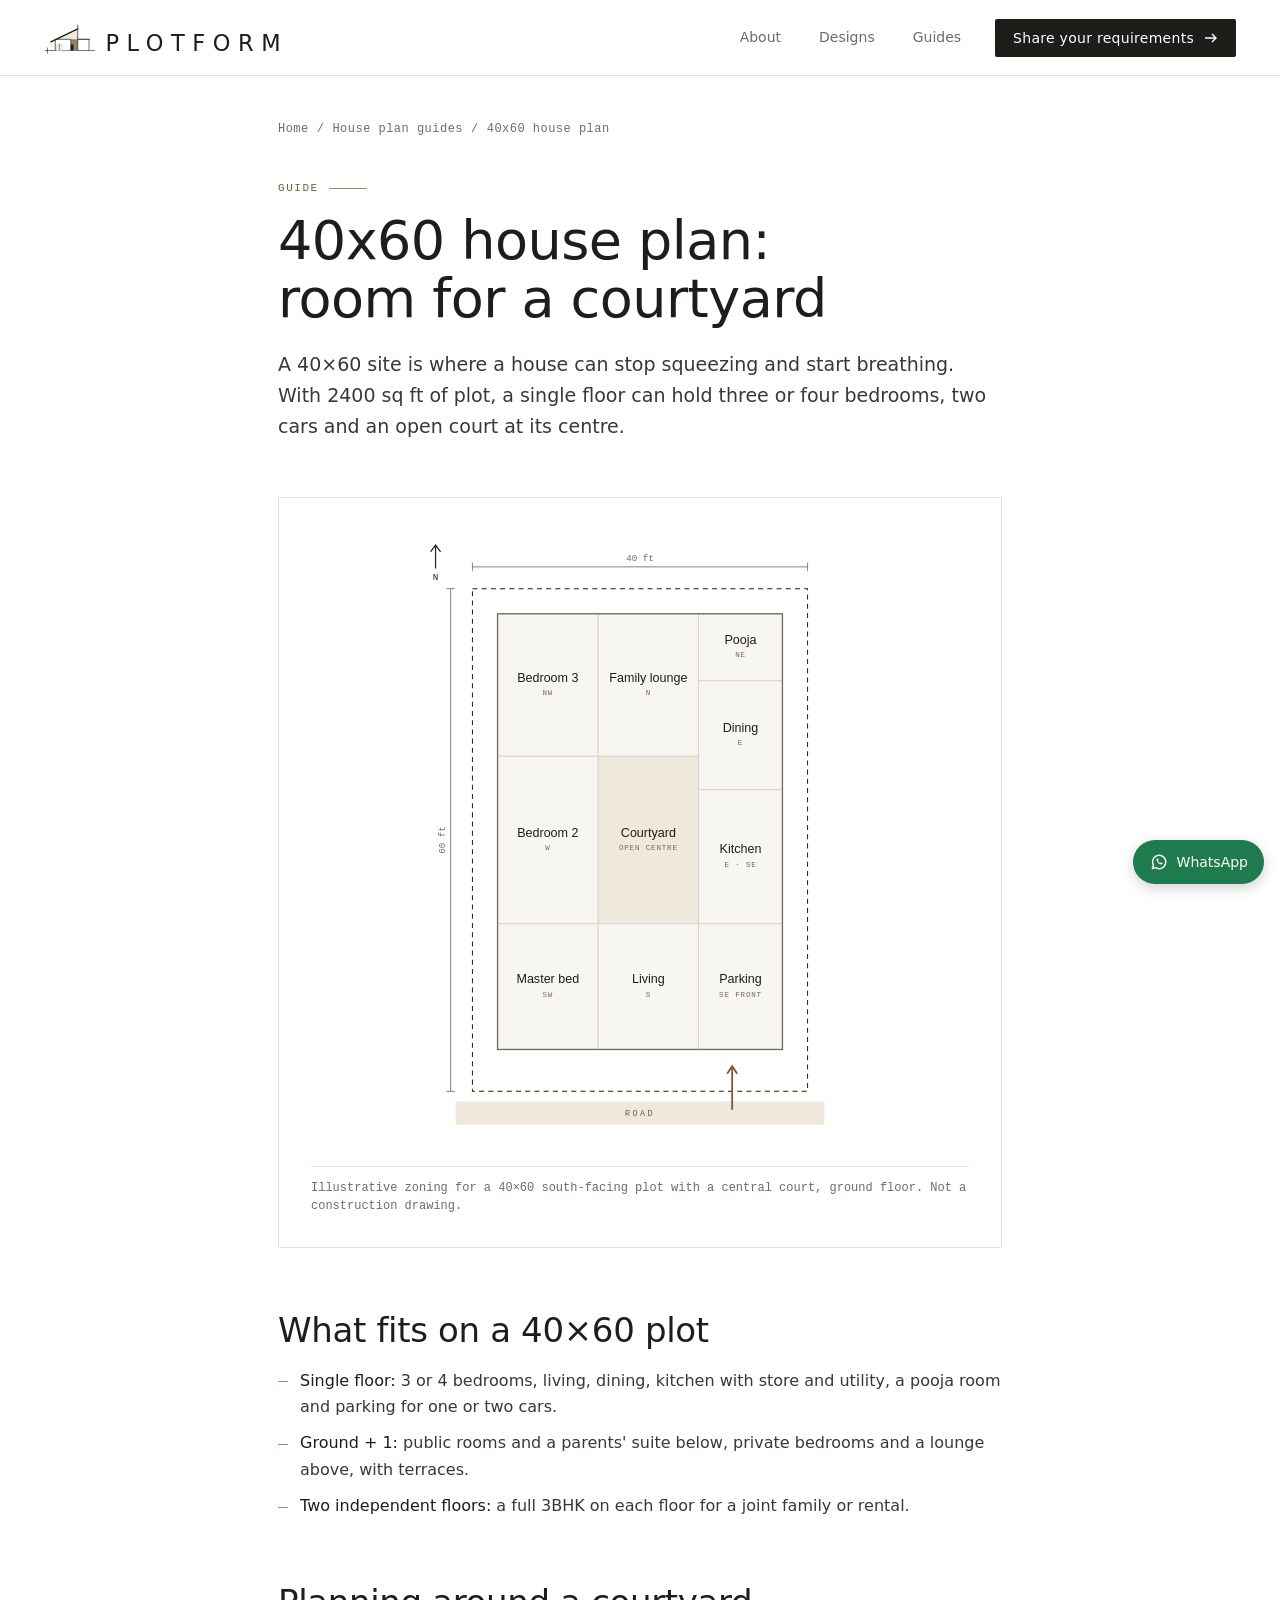
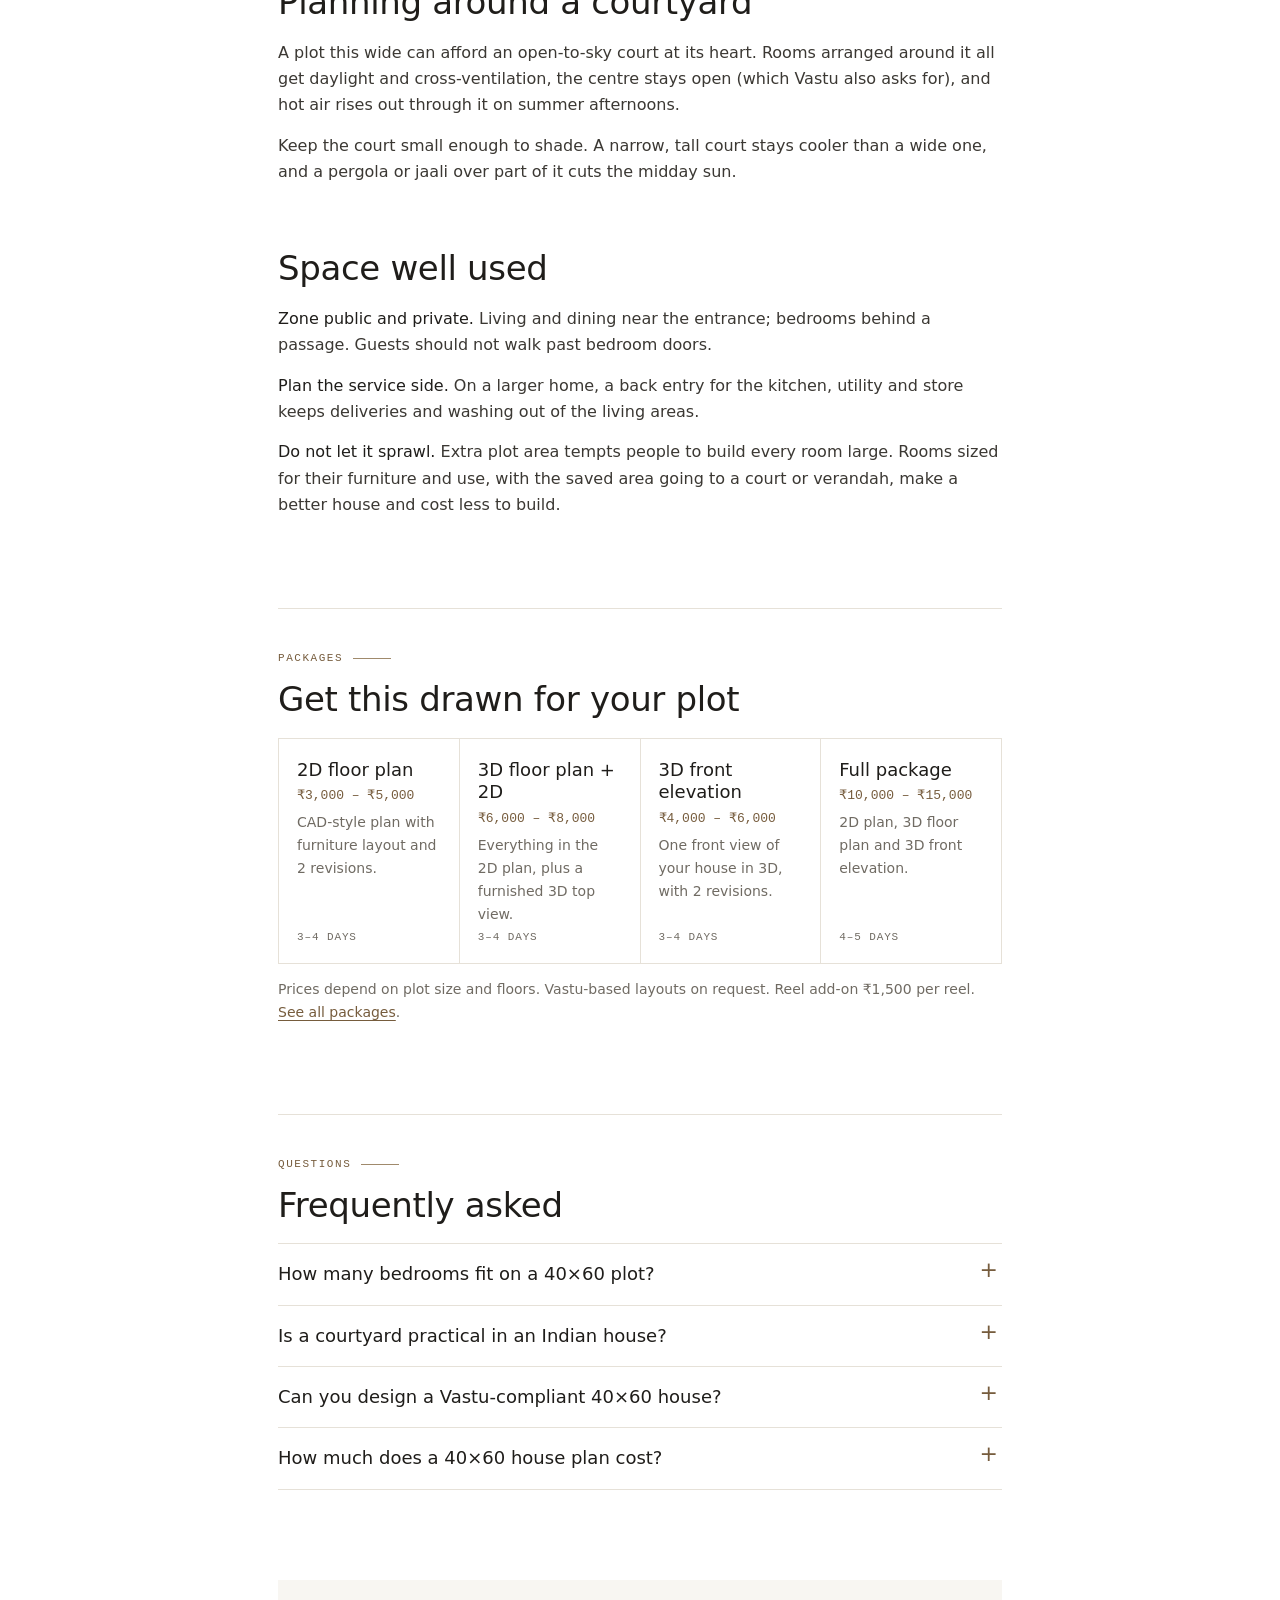
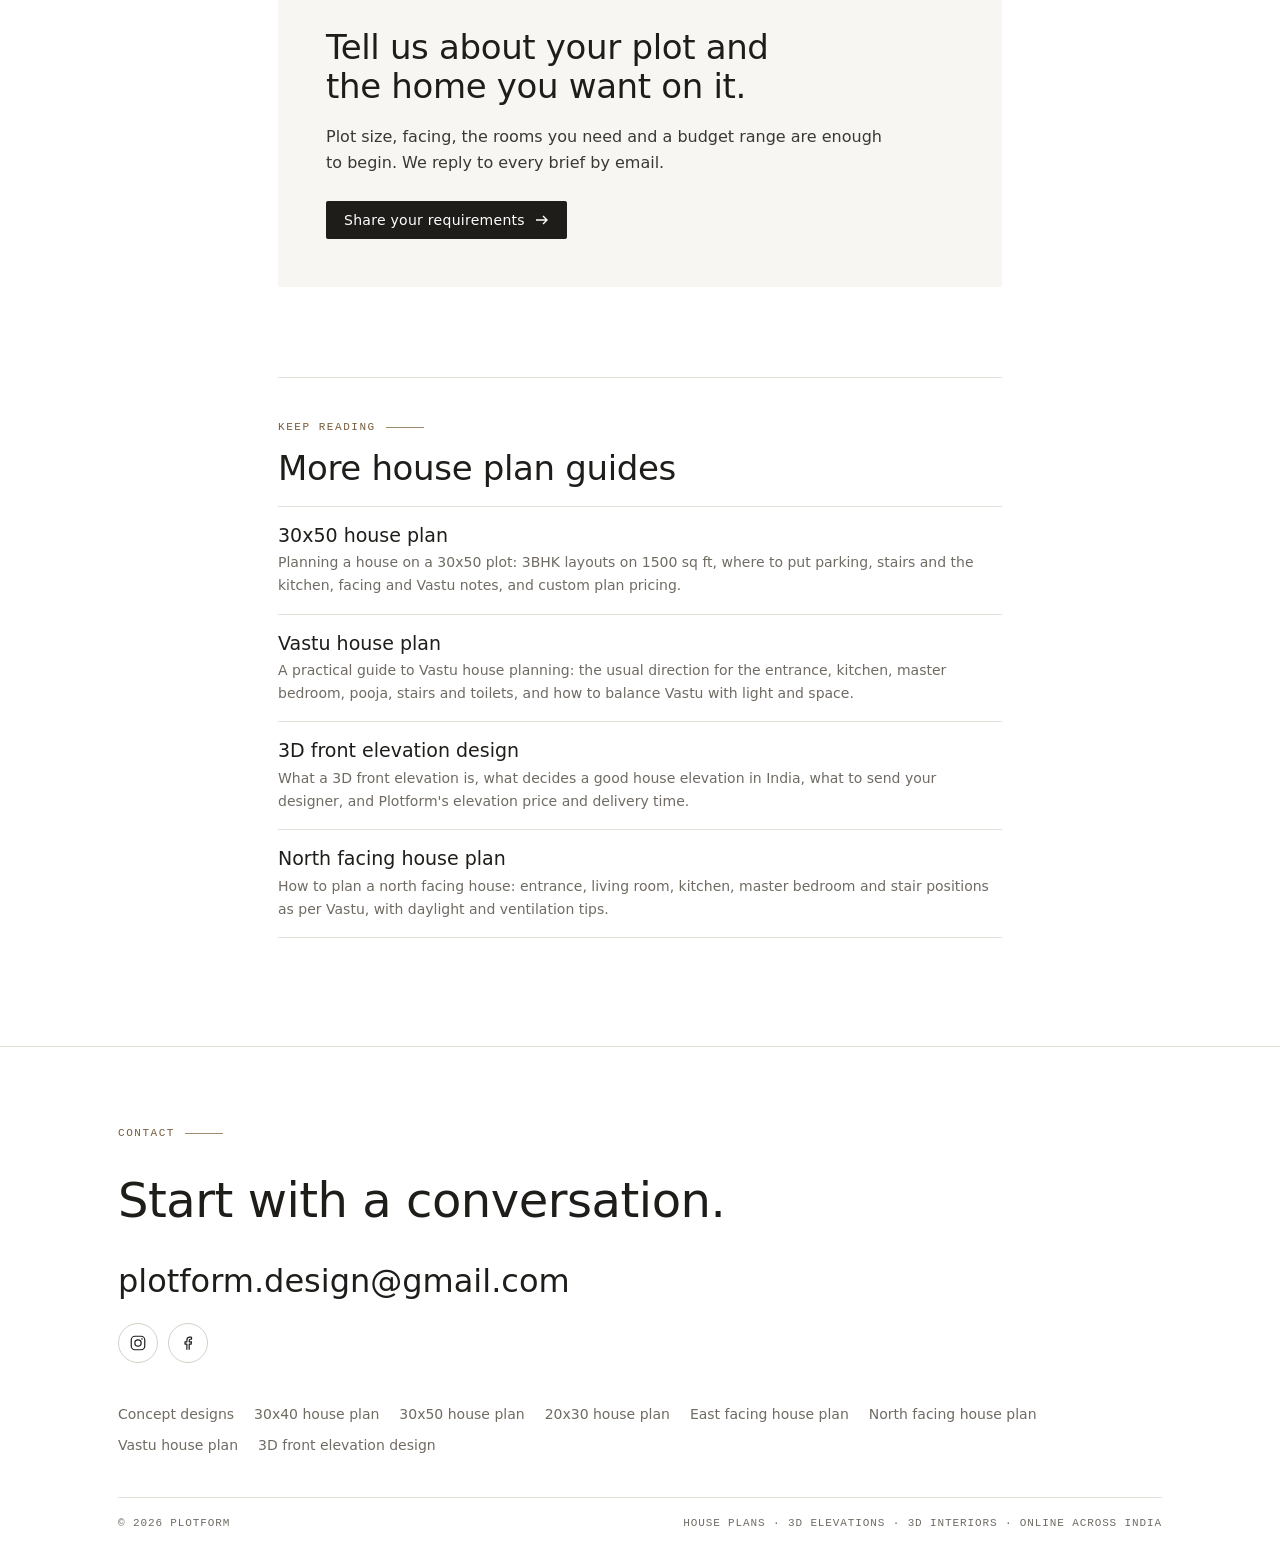
<file: 40x60-house-plan.html>
<!doctype html>
<html lang="en-IN">
<head>
<meta charset="utf-8">
<meta http-equiv="Content-Security-Policy" content="default-src 'self'; script-src 'self' 'unsafe-inline'; style-src 'self' 'unsafe-inline' https://fonts.googleapis.com; font-src 'self' https://fonts.gstatic.com; img-src 'self' data: blob:; connect-src 'self' https://script.google.com https://script.googleusercontent.com; manifest-src 'self'; worker-src 'self' blob:; object-src 'none'; base-uri 'self'; form-action 'self' mailto:; upgrade-insecure-requests">
<meta name="referrer" content="strict-origin-when-cross-origin">
<meta name="viewport" content="width=device-width,initial-scale=1,viewport-fit=cover">
<title>40x60 House Plan (2400 sq ft) 3BHK &amp; 4BHK Layouts | Plotform</title>
<meta name="description" content="Planning a 40x60 plot: 3BHK and 4BHK layouts on 2400 sq ft, courtyard planning, parking for two cars, facing and Vastu notes, and custom plan pricing.">
<link rel="canonical" href="https://plotform.design/40x60-house-plan">
<meta name="robots" content="index,follow,max-image-preview:large">
<meta name="theme-color" content="#ffffff">
<link rel="icon" href="/favicon.svg" type="image/svg+xml">
<link rel="icon" href="/favicon-32.png" sizes="32x32" type="image/png">
<link rel="apple-touch-icon" href="/apple-touch-icon.png">
<link rel="manifest" href="/site.webmanifest">
<meta property="og:type" content="article">
<meta property="og:site_name" content="Plotform">
<meta property="og:locale" content="en_IN">
<meta property="og:url" content="https://plotform.design/40x60-house-plan">
<meta property="og:title" content="40x60 House Plan (2400 sq ft) 3BHK &amp; 4BHK Layouts">
<meta property="og:description" content="Planning a 40x60 plot: 3BHK and 4BHK layouts on 2400 sq ft, courtyard planning, parking for two cars, facing and Vastu notes, and custom plan pricing.">
<meta property="og:image" content="https://plotform.design/og-image.jpg">
<meta property="og:image:width" content="1200">
<meta property="og:image:height" content="630">
<meta name="twitter:card" content="summary_large_image">
<meta name="twitter:title" content="40x60 House Plan (2400 sq ft) 3BHK &amp; 4BHK Layouts">
<meta name="twitter:description" content="Planning a 40x60 plot: 3BHK and 4BHK layouts on 2400 sq ft, courtyard planning, parking for two cars, facing and Vastu notes, and custom plan pricing.">
<meta name="twitter:image" content="https://plotform.design/og-image.jpg">
<link rel="preconnect" href="https://fonts.googleapis.com">
<link rel="preconnect" href="https://fonts.gstatic.com" crossorigin>
<link rel="stylesheet" href="https://fonts.googleapis.com/css2?family=IBM+Plex+Mono:wght@400;500&family=IBM+Plex+Sans:wght@300;400;500&family=Jost:wght@300;400;500&display=swap">
<link rel="stylesheet" href="/guide.css?v=20">
<script type="application/ld+json">{"@context": "https://schema.org", "@graph": [{"@type": "Organization", "@id": "https://plotform.design/#org", "name": "Plotform", "url": "https://plotform.design/"}, {"@type": "WebPage", "@id": "https://plotform.design/40x60-house-plan#page", "url": "https://plotform.design/40x60-house-plan", "name": "40x60 House Plan (2400 sq ft) 3BHK & 4BHK Layouts | Plotform", "description": "Planning a 40x60 plot: 3BHK and 4BHK layouts on 2400 sq ft, courtyard planning, parking for two cars, facing and Vastu notes, and custom plan pricing.", "inLanguage": "en-IN", "isPartOf": {"@id": "https://plotform.design/#website"}, "publisher": {"@id": "https://plotform.design/#org"}, "about": {"@id": "https://plotform.design/#org"}, "dateModified": "2026-10-13", "breadcrumb": {"@id": "https://plotform.design/40x60-house-plan#crumbs"}}, {"@type": "BreadcrumbList", "itemListElement": [{"@type": "ListItem", "position": 1, "name": "Home", "item": "https://plotform.design/"}, {"@type": "ListItem", "position": 2, "name": "House plan guides", "item": "https://plotform.design/house-plans"}, {"@type": "ListItem", "position": 3, "name": "40x60 house plan", "item": "https://plotform.design/40x60-house-plan"}], "@id": "https://plotform.design/40x60-house-plan#crumbs"}, {"@type": "FAQPage", "mainEntity": [{"@type": "Question", "name": "How many bedrooms fit on a 40×60 plot?", "acceptedAnswer": {"@type": "Answer", "text": "Three or four bedrooms fit on a single floor, depending on your setbacks. A ground-plus-one house can hold five or more."}}, {"@type": "Question", "name": "Is a courtyard practical in an Indian house?", "acceptedAnswer": {"@type": "Answer", "text": "Yes, if it is planned with drainage, shading and security in mind. It is one of the most effective ways to light and cool a house on a wide plot."}}, {"@type": "Question", "name": "Can you design a Vastu-compliant 40×60 house?", "acceptedAnswer": {"@type": "Answer", "text": "Yes. Mention Vastu in your brief and we plan the entrance, kitchen, bedrooms, stairs and the open centre accordingly."}}, {"@type": "Question", "name": "How much does a 40×60 house plan cost?", "acceptedAnswer": {"@type": "Answer", "text": "With Plotform, a 2D floor plan is ₹3,000 to ₹5,000 and the full package with 3D floor plan and 3D elevation is ₹10,000 to ₹15,000, depending on plot size and floors."}}]}]}</script>
<style>
.burger{display:none}
@media (min-width:900px){.nav .links a:not(.btn){display:inline-block;padding:12px 4px}}
@media (max-width:899px){
  .burger{all:unset;-webkit-tap-highlight-color:transparent;box-sizing:border-box;cursor:pointer;display:grid;align-content:center;justify-items:end;gap:5px;width:44px;height:44px;padding:0 6px;position:relative;z-index:2;align-self:center;margin-right:-6px}
  .burger i{display:block;height:1.5px;background:var(--ink);transition:transform .35s cubic-bezier(.2,.7,.2,1),opacity .2s,width .35s}
  .burger i:nth-child(1){width:26px}.burger i:nth-child(2){width:17px}.burger i:nth-child(3){width:26px}
  .burger:focus-visible{outline:2px solid var(--oak);outline-offset:2px}
  .nav.menu-open .burger i:nth-child(1){transform:translateY(6.5px) rotate(45deg)}
  .nav.menu-open .burger i:nth-child(2){opacity:0;width:0}
  .nav.menu-open .burger i:nth-child(3){transform:translateY(-6.5px) rotate(-45deg)}
  .nav .links{position:absolute;top:calc(100% - 4px);right:clamp(16px,4vw,44px);left:auto;display:flex;flex-direction:column;align-items:flex-end;gap:0;width:max-content;min-width:168px;max-width:calc(100vw - 32px);padding:6px 18px 16px;background:var(--paper);border:0;border-radius:4px;box-shadow:0 10px 30px rgba(31,29,26,.13),0 1px 3px rgba(31,29,26,.08);
    opacity:0;visibility:hidden;transform:translateY(-6px);transition:opacity .25s ease,transform .3s cubic-bezier(.2,.7,.2,1),visibility 0s .3s;align-self:auto}
  .nav.menu-open .links{opacity:1;visibility:visible;transform:none;transition:opacity .25s ease,transform .3s cubic-bezier(.2,.7,.2,1)}
  .nav .links a:not(.btn){display:block;width:100%;text-align:right;padding:13px 2px;border-bottom:1px solid var(--hair);font-size:16px;line-height:1.2;color:var(--ink)}
  .nav .links .btn{display:inline-flex;justify-content:center;margin-top:12px;font-size:14px;padding:12px 14px}
}
</style>
</head>
<body>
<header class="nav">
  <a class="brand" href="/" aria-label="Plotform home"><svg id="brandSvg" viewBox="0 0 560 74" aria-hidden="true">
      <path d="M2 66H118M8 59V73" stroke="currentColor" stroke-width="1.4" fill="none"/>
      <g class="lg">
        <path class="lg-fill f1" d="M26 40L78 15V40Z" style="fill:var(--logo-soft)"/>
        <path class="lg-fill f2" d="M26.8 40.8H61.2V65.2H26.8Z" style="fill:var(--paper)"/>
        <path class="lg-fill f3" d="M27 50H44V66H27Z" style="fill:var(--logo-soft)"/>
        <path class="lg-fill f4" d="M62 40H78V66H62Z" fill="#a08a6c"/>
        <path class="lg-fill s1" d="M65 40V66" stroke="#7d6648" stroke-width=".8"/>
        <path class="lg-fill s2" d="M68 40V66" stroke="#7d6648" stroke-width=".8"/>
        <path class="lg-fill s3" d="M71 40V66" stroke="#7d6648" stroke-width=".8"/>
        <path class="lg-fill s4" d="M74 40V66" stroke="#7d6648" stroke-width=".8"/>
        <path class="lg-fill dr" d="M62 52H68V66H62Z" fill="#1f1d1a"/>
        <path class="lg-draw d1" d="M26 66V40H62V66" fill="none" stroke="currentColor" stroke-width="1.6"/>
        <path class="lg-draw d2" d="M35.5 66V50" fill="none" stroke="currentColor" stroke-width="1"/>
        <path class="lg-draw d3" d="M78 40H104V66M78 40H107" fill="none" stroke="currentColor" stroke-width="1.4"/>
        <path class="lg-draw d4" d="M78 66V6" fill="none" stroke="currentColor" stroke-width="1.6"/>
        <path class="lg-draw d5" d="M78 16L16 46" fill="none" stroke="currentColor" stroke-width="3" stroke-linecap="square"/>
      </g>
      <text id="brandWord" x="142" y="66" fill="currentColor" font-size="52" letter-spacing="17.5" style="font-family:var(--f-display);font-weight:400">PLOTFORM</text>
    </svg></a>
  <button class="burger" type="button" aria-label="Menu" aria-expanded="false" aria-controls="mainNav"><i></i><i></i><i></i></button>
  <nav class="links" id="mainNav" aria-label="Main">
    <a href="/?panel=about">About</a>
    <a href="/designs">Designs</a>
    <a href="/house-plans">Guides</a>
    <a class="btn" href="/?panel=brief">Share your requirements <svg viewBox="0 0 14 14" aria-hidden="true"><path d="M1 7h11M8 3l4 4-4 4" fill="none" stroke="currentColor" stroke-width="1.4"/></svg></a>
  </nav>
</header>
<main class="g" id="top">
<div class="wrap">
  <nav class="crumbs" aria-label="Breadcrumb"><a href="/">Home</a><span>/</span><a href="/house-plans">House plan guides</a><span>/</span><span aria-current="page">40x60 house plan</span></nav>
  <p class="eyebrow">Guide</p>
  <h1>40x60 house plan: room for a courtyard</h1>
  <p class="lead">A 40×60 site is where a house can stop squeezing and start breathing. With 2400 sq ft of plot, a single floor can hold three or four bedrooms, two cars and an open court at its centre.</p>
  <figure class="fig fig-plan"><svg viewBox="0 0 540 740" role="img" aria-label="Illustrative zoning for a 40×60 south-facing plot with a central court, ground floor. Not a construction drawing." xmlns="http://www.w3.org/2000/svg"><rect x="50" y="682" width="440" height="28" fill="#efe8dc"/><text x="270.0" y="700.0" text-anchor="middle" font-family="IBM Plex Mono,monospace" font-size="10" letter-spacing="3" fill="#765c3d">ROAD</text><rect x="100" y="100" width="120" height="170" fill="#f8f6f2" stroke="#d6d0c5" stroke-width="1"/><text x="160.0" y="181.0" text-anchor="middle" font-family="Jost,sans-serif" font-size="15" fill="#1f1d1a">Bedroom 3</text><text x="160.0" y="197.0" text-anchor="middle" font-family="IBM Plex Mono,monospace" font-size="9" letter-spacing="1" fill="#706b63">NW</text><rect x="220" y="100" width="120" height="170" fill="#f8f6f2" stroke="#d6d0c5" stroke-width="1"/><text x="280.0" y="181.0" text-anchor="middle" font-family="Jost,sans-serif" font-size="15" fill="#1f1d1a">Family lounge</text><text x="280.0" y="197.0" text-anchor="middle" font-family="IBM Plex Mono,monospace" font-size="9" letter-spacing="1" fill="#706b63">N</text><rect x="340" y="100" width="100" height="80" fill="#f8f6f2" stroke="#d6d0c5" stroke-width="1"/><text x="390.0" y="136.0" text-anchor="middle" font-family="Jost,sans-serif" font-size="15" fill="#1f1d1a">Pooja</text><text x="390.0" y="152.0" text-anchor="middle" font-family="IBM Plex Mono,monospace" font-size="9" letter-spacing="1" fill="#706b63">NE</text><rect x="340" y="180" width="100" height="130" fill="#f8f6f2" stroke="#d6d0c5" stroke-width="1"/><text x="390.0" y="241.0" text-anchor="middle" font-family="Jost,sans-serif" font-size="15" fill="#1f1d1a">Dining</text><text x="390.0" y="257.0" text-anchor="middle" font-family="IBM Plex Mono,monospace" font-size="9" letter-spacing="1" fill="#706b63">E</text><rect x="100" y="270" width="120" height="200" fill="#f8f6f2" stroke="#d6d0c5" stroke-width="1"/><text x="160.0" y="366.0" text-anchor="middle" font-family="Jost,sans-serif" font-size="15" fill="#1f1d1a">Bedroom 2</text><text x="160.0" y="382.0" text-anchor="middle" font-family="IBM Plex Mono,monospace" font-size="9" letter-spacing="1" fill="#706b63">W</text><rect x="220" y="270" width="120" height="200" fill="#efe8dc" stroke="#d6d0c5" stroke-width="1"/><text x="280.0" y="366.0" text-anchor="middle" font-family="Jost,sans-serif" font-size="15" fill="#1f1d1a">Courtyard</text><text x="280.0" y="382.0" text-anchor="middle" font-family="IBM Plex Mono,monospace" font-size="9" letter-spacing="1" fill="#706b63">OPEN CENTRE</text><rect x="340" y="310" width="100" height="160" fill="#f8f6f2" stroke="#d6d0c5" stroke-width="1"/><text x="390.0" y="386.0" text-anchor="middle" font-family="Jost,sans-serif" font-size="15" fill="#1f1d1a">Kitchen</text><text x="390.0" y="402.0" text-anchor="middle" font-family="IBM Plex Mono,monospace" font-size="9" letter-spacing="1" fill="#706b63">E · SE</text><rect x="100" y="470" width="120" height="150" fill="#f8f6f2" stroke="#d6d0c5" stroke-width="1"/><text x="160.0" y="541.0" text-anchor="middle" font-family="Jost,sans-serif" font-size="15" fill="#1f1d1a">Master bed</text><text x="160.0" y="557.0" text-anchor="middle" font-family="IBM Plex Mono,monospace" font-size="9" letter-spacing="1" fill="#706b63">SW</text><rect x="220" y="470" width="120" height="150" fill="#f8f6f2" stroke="#d6d0c5" stroke-width="1"/><text x="280.0" y="541.0" text-anchor="middle" font-family="Jost,sans-serif" font-size="15" fill="#1f1d1a">Living</text><text x="280.0" y="557.0" text-anchor="middle" font-family="IBM Plex Mono,monospace" font-size="9" letter-spacing="1" fill="#706b63">S</text><rect x="340" y="470" width="100" height="150" fill="#f8f6f2" stroke="#d6d0c5" stroke-width="1"/><text x="390.0" y="541.0" text-anchor="middle" font-family="Jost,sans-serif" font-size="15" fill="#1f1d1a">Parking</text><text x="390.0" y="557.0" text-anchor="middle" font-family="IBM Plex Mono,monospace" font-size="9" letter-spacing="1" fill="#706b63">SE FRONT</text><rect x="100" y="100" width="340" height="520" fill="none" stroke="#706b63" stroke-width="1.6"/><rect x="70" y="70" width="400" height="600" fill="none" stroke="#1f1d1a" stroke-width="1.2" stroke-dasharray="6 5"/><path d="M70 44H470M70 39v10M470 39v10" stroke="#706b63" stroke-width="1"/><text x="270.0" y="37" text-anchor="middle" font-family="IBM Plex Mono,monospace" font-size="11" fill="#706b63">40 ft</text><path d="M44 70V670M39 70h10M39 670h10" stroke="#706b63" stroke-width="1"/><text x="37" y="370.0" text-anchor="middle" font-family="IBM Plex Mono,monospace" font-size="11" fill="#706b63" transform="rotate(-90 37 370.0)">60 ft</text><path d="M380 692L380 640" stroke="#765c3d" stroke-width="2.2"/><path d="M386 649L380 640L374 649" fill="none" stroke="#765c3d" stroke-width="2.2"/><path d="M26 46V18M20 26L26 18L32 26" fill="none" stroke="#1f1d1a" stroke-width="1.4"/><text x="26" y="60" text-anchor="middle" font-family="IBM Plex Mono,monospace" font-size="11" fill="#1f1d1a">N</text></svg><figcaption>Illustrative zoning for a 40×60 south-facing plot with a central court, ground floor. Not a construction drawing.</figcaption></figure>
  <article class="body"><section><h2>What fits on a 40×60 plot</h2><ul><li><b>Single floor:</b> 3 or 4 bedrooms, living, dining, kitchen with store and utility, a pooja room and parking for one or two cars.</li><li><b>Ground + 1:</b> public rooms and a parents' suite below, private bedrooms and a lounge above, with terraces.</li><li><b>Two independent floors:</b> a full 3BHK on each floor for a joint family or rental.</li></ul></section><section><h2>Planning around a courtyard</h2><p>A plot this wide can afford an open-to-sky court at its heart. Rooms arranged around it all get daylight and cross-ventilation, the centre stays open (which Vastu also asks for), and hot air rises out through it on summer afternoons.</p><p>Keep the court small enough to shade. A narrow, tall court stays cooler than a wide one, and a pergola or jaali over part of it cuts the midday sun.</p></section><section><h2>Space well used</h2><p><b>Zone public and private.</b> Living and dining near the entrance; bedrooms behind a passage. Guests should not walk past bedroom doors.</p><p><b>Plan the service side.</b> On a larger home, a back entry for the kitchen, utility and store keeps deliveries and washing out of the living areas.</p><p><b>Do not let it sprawl.</b> Extra plot area tempts people to build every room large. Rooms sized for their furniture and use, with the saved area going to a court or verandah, make a better house and cost less to build.</p></section></article>
  <section class="pricing" aria-labelledby="pricing-h">
  <p class="eyebrow">Packages</p>
  <h2 id="pricing-h">Get this drawn for your plot</h2>
  <ul class="pkgs"><li><p class="pk">2D floor plan</p><p class="pp">₹3,000 – ₹5,000</p><p class="pd">CAD-style plan with furniture layout and 2 revisions.</p><p class="pt">3–4 days</p></li><li><p class="pk">3D floor plan + 2D</p><p class="pp">₹6,000 – ₹8,000</p><p class="pd">Everything in the 2D plan, plus a furnished 3D top view.</p><p class="pt">3–4 days</p></li><li><p class="pk">3D front elevation</p><p class="pp">₹4,000 – ₹6,000</p><p class="pd">One front view of your house in 3D, with 2 revisions.</p><p class="pt">3–4 days</p></li><li><p class="pk">Full package</p><p class="pp">₹10,000 – ₹15,000</p><p class="pd">2D plan, 3D floor plan and 3D front elevation.</p><p class="pt">4–5 days</p></li></ul>
  <p class="note">Prices depend on plot size and floors. Vastu-based layouts on request. Reel add-on ₹1,500 per reel. <a href="/#packages">See all packages</a>.</p>
</section>
  <section class="faq" aria-labelledby="faq-h"><p class="eyebrow">Questions</p><h2 id="faq-h">Frequently asked</h2><div class="qs"><details><summary>How many bedrooms fit on a 40×60 plot?</summary><p>Three or four bedrooms fit on a single floor, depending on your setbacks. A ground-plus-one house can hold five or more.</p></details><details><summary>Is a courtyard practical in an Indian house?</summary><p>Yes, if it is planned with drainage, shading and security in mind. It is one of the most effective ways to light and cool a house on a wide plot.</p></details><details><summary>Can you design a Vastu-compliant 40×60 house?</summary><p>Yes. Mention Vastu in your brief and we plan the entrance, kitchen, bedrooms, stairs and the open centre accordingly.</p></details><details><summary>How much does a 40×60 house plan cost?</summary><p>With Plotform, a 2D floor plan is ₹3,000 to ₹5,000 and the full package with 3D floor plan and 3D elevation is ₹10,000 to ₹15,000, depending on plot size and floors.</p></details></div></section>
  <section class="cta">
  <h2>Tell us about your plot and the home you want on it.</h2>
  <p>Plot size, facing, the rooms you need and a budget range are enough to begin. We reply to every brief by email.</p>
  <a class="btn" href="/?panel=brief">Share your requirements <svg viewBox="0 0 14 14" aria-hidden="true"><path d="M1 7h11M8 3l4 4-4 4" fill="none" stroke="currentColor" stroke-width="1.4"/></svg></a>
</section>
  <nav class="related" aria-labelledby="rel-h"><p class="eyebrow">Keep reading</p><h2 id="rel-h">More house plan guides</h2><ul><li><a href="/30x50-house-plan">30x50 house plan</a><span>Planning a house on a 30x50 plot: 3BHK layouts on 1500 sq ft, where to put parking, stairs and the kitchen, facing and Vastu notes, and custom plan pricing.</span></li><li><a href="/vastu-house-plan">Vastu house plan</a><span>A practical guide to Vastu house planning: the usual direction for the entrance, kitchen, master bedroom, pooja, stairs and toilets, and how to balance Vastu with light and space.</span></li><li><a href="/3d-front-elevation-design">3D front elevation design</a><span>What a 3D front elevation is, what decides a good house elevation in India, what to send your designer, and Plotform&#x27;s elevation price and delivery time.</span></li><li><a href="/north-facing-house-plan">North facing house plan</a><span>How to plan a north facing house: entrance, living room, kitchen, master bedroom and stair positions as per Vastu, with daylight and ventilation tips.</span></li></ul></nav>
</div>
</main>
<footer class="contact">
  <div class="wrap">
    <p class="eyebrow">Contact</p>
    <p class="h2">Start with a conversation.</p>
    <a class="mail" href="mailto:plotform.design@gmail.com">plotform.design@gmail.com</a>
    <nav class="social" aria-label="Plotform on social media"><a href="https://www.instagram.com/plotform.design/" target="_blank" rel="noopener" aria-label="Plotform on Instagram"><svg viewBox="0 0 24 24" aria-hidden="true"><rect x="3" y="3" width="18" height="18" rx="5" fill="none" stroke="currentColor" stroke-width="1.6"/><circle cx="12" cy="12" r="4.2" fill="none" stroke="currentColor" stroke-width="1.6"/><circle cx="17.3" cy="6.7" r="1.1" fill="currentColor"/></svg></a><a href="https://www.facebook.com/profile.php?id=61595442266504" target="_blank" rel="noopener" aria-label="Plotform on Facebook"><svg viewBox="0 0 24 24" aria-hidden="true"><path d="M13.6 21v-7.6h2.6l.4-3h-3V8.5c0-.9.3-1.5 1.5-1.5h1.6V4.3c-.3 0-1.2-.1-2.3-.1-2.3 0-3.9 1.4-3.9 4V10.4H8v3h2.5V21" fill="none" stroke="currentColor" stroke-width="1.6" stroke-linejoin="round"/></svg></a></nav>
    <nav class="guides" aria-label="House plan guides"><a href="/designs">Concept designs</a><a href="/30x40-house-plan">30x40 house plan</a><a href="/30x50-house-plan">30x50 house plan</a><a href="/20x30-house-plan">20x30 house plan</a><a href="/east-facing-house-plan">East facing house plan</a><a href="/north-facing-house-plan">North facing house plan</a><a href="/vastu-house-plan">Vastu house plan</a><a href="/3d-front-elevation-design">3D front elevation design</a></nav>
    <div class="foot"><span>© 2026 Plotform</span><span>House plans · 3D elevations · 3D interiors · Online across India</span></div>
  </div>
</footer>
<a class="wa-fab" href="https://wa.me/919898667753?text=Hi%20Plotform%2C%20my%20plot%20is%20__%20x%20__%20ft%2C%20facing%20__%2C%20in%20__%20%28city%29." target="_blank" rel="noopener" aria-label="Chat with Plotform on WhatsApp"><svg viewBox="0 0 24 24" aria-hidden="true"><path d="M4 20l1.3-3.9A8 8 0 1 1 8 18.8z" fill="none" stroke="currentColor" stroke-width="1.7" stroke-linejoin="round"/><path d="M9 8.5c0 3.5 2.6 6.5 6.5 6.5l1-1.6-2-1-1 .9c-1.2-.5-2.3-1.6-2.8-2.8l.9-1-1-2z" fill="currentColor"/></svg><span>WhatsApp</span></a>
<style>.wa-fab{position:fixed;right:max(16px,env(safe-area-inset-right));bottom:calc(16px + env(safe-area-inset-bottom,0px));z-index:60;display:inline-flex;align-items:center;gap:8px;padding:12px 16px;border-radius:999px;background:#1f7a4d;color:#fff;text-decoration:none;font:500 14px/1 "IBM Plex Sans",system-ui,sans-serif;box-shadow:0 4px 14px rgba(0,0,0,.18)}.wa-fab:hover{background:#176139}.wa-fab svg{width:20px;height:20px}@media (max-width:480px){.wa-fab span{display:none}.wa-fab{padding:14px}}</style>
<script>
(() => { const nav = document.querySelector('.nav'), b = nav && nav.querySelector('.burger'); if(!b) return;
  const set = o => { nav.classList.toggle('menu-open', o); b.setAttribute('aria-expanded', o); };
  b.addEventListener('click', e => { e.stopPropagation(); set(!nav.classList.contains('menu-open')); });
  nav.querySelectorAll('.links a').forEach(a => a.addEventListener('click', () => set(false)));
  document.addEventListener('click', e => { if(!nav.contains(e.target)) set(false); });
  document.addEventListener('keydown', e => { if(e.key === 'Escape'){ set(false); b.focus(); } });
})();
</script>
</body>
</html>
</file>
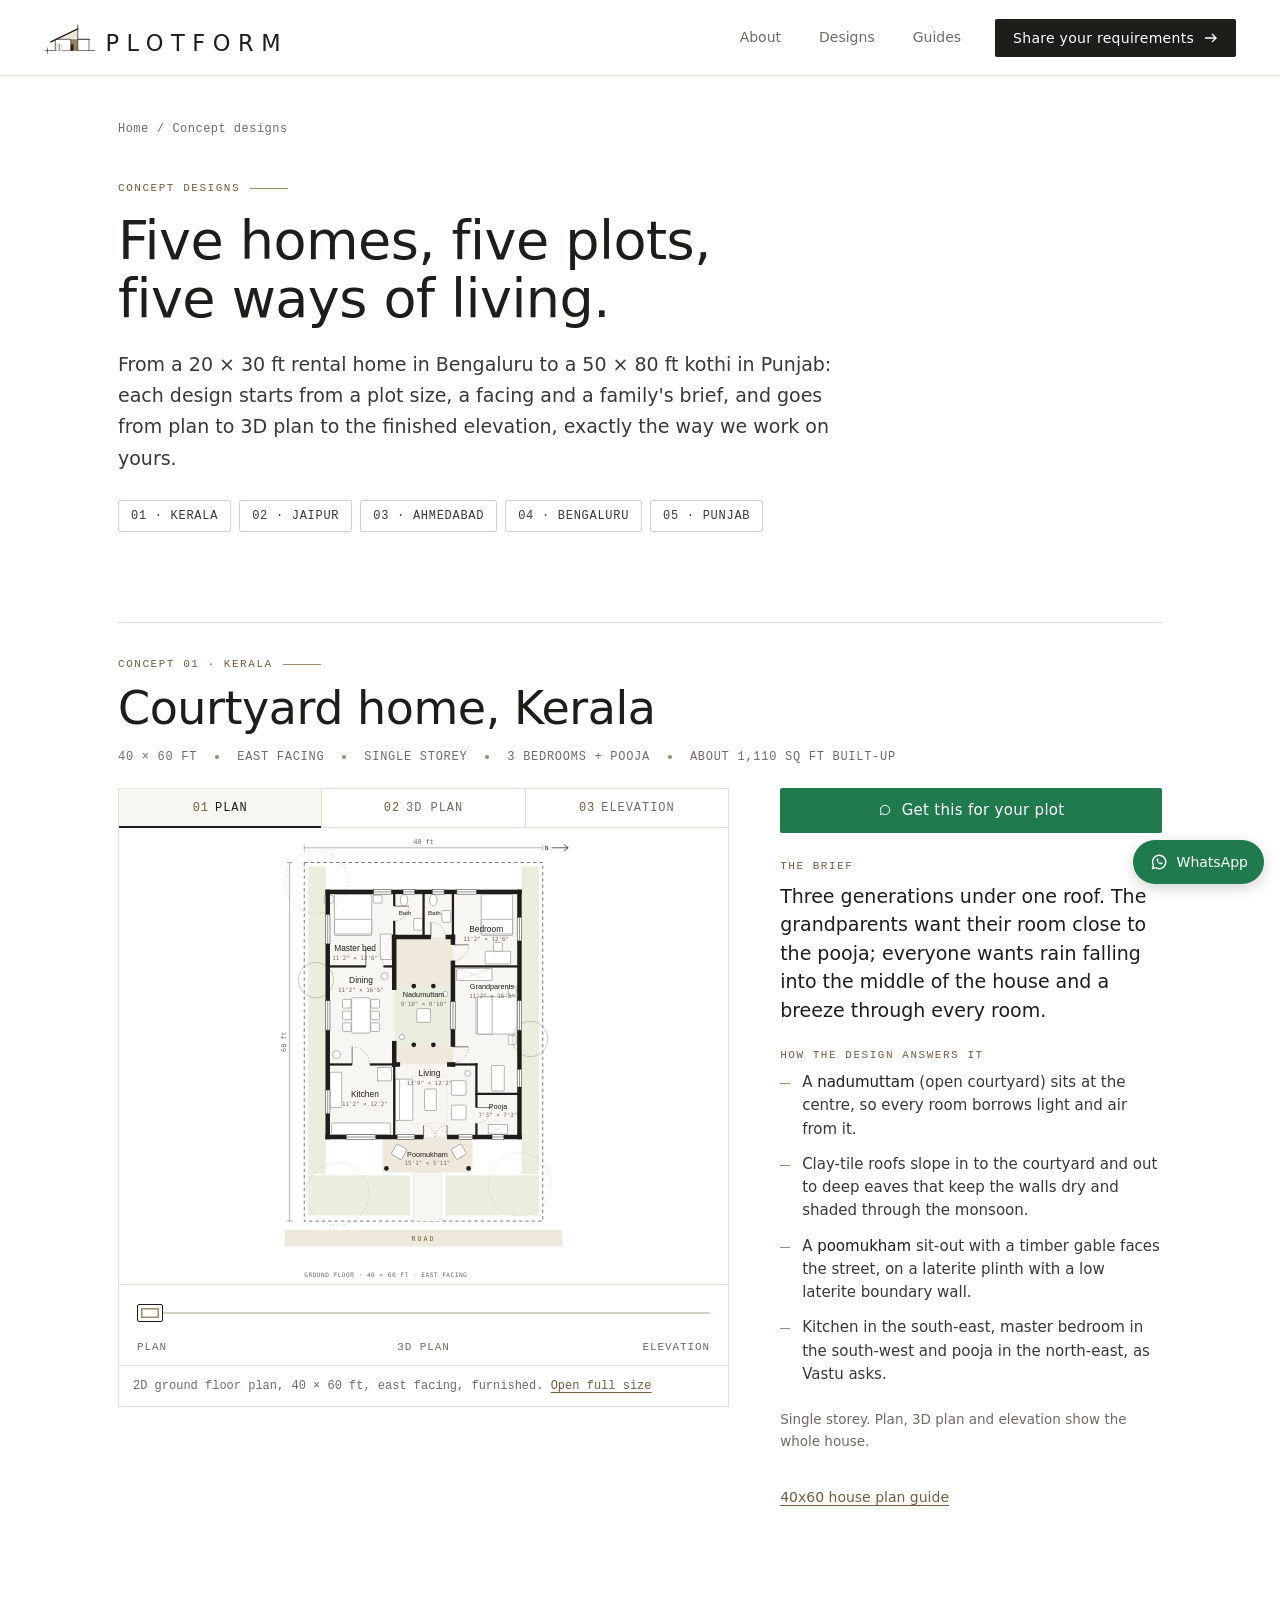
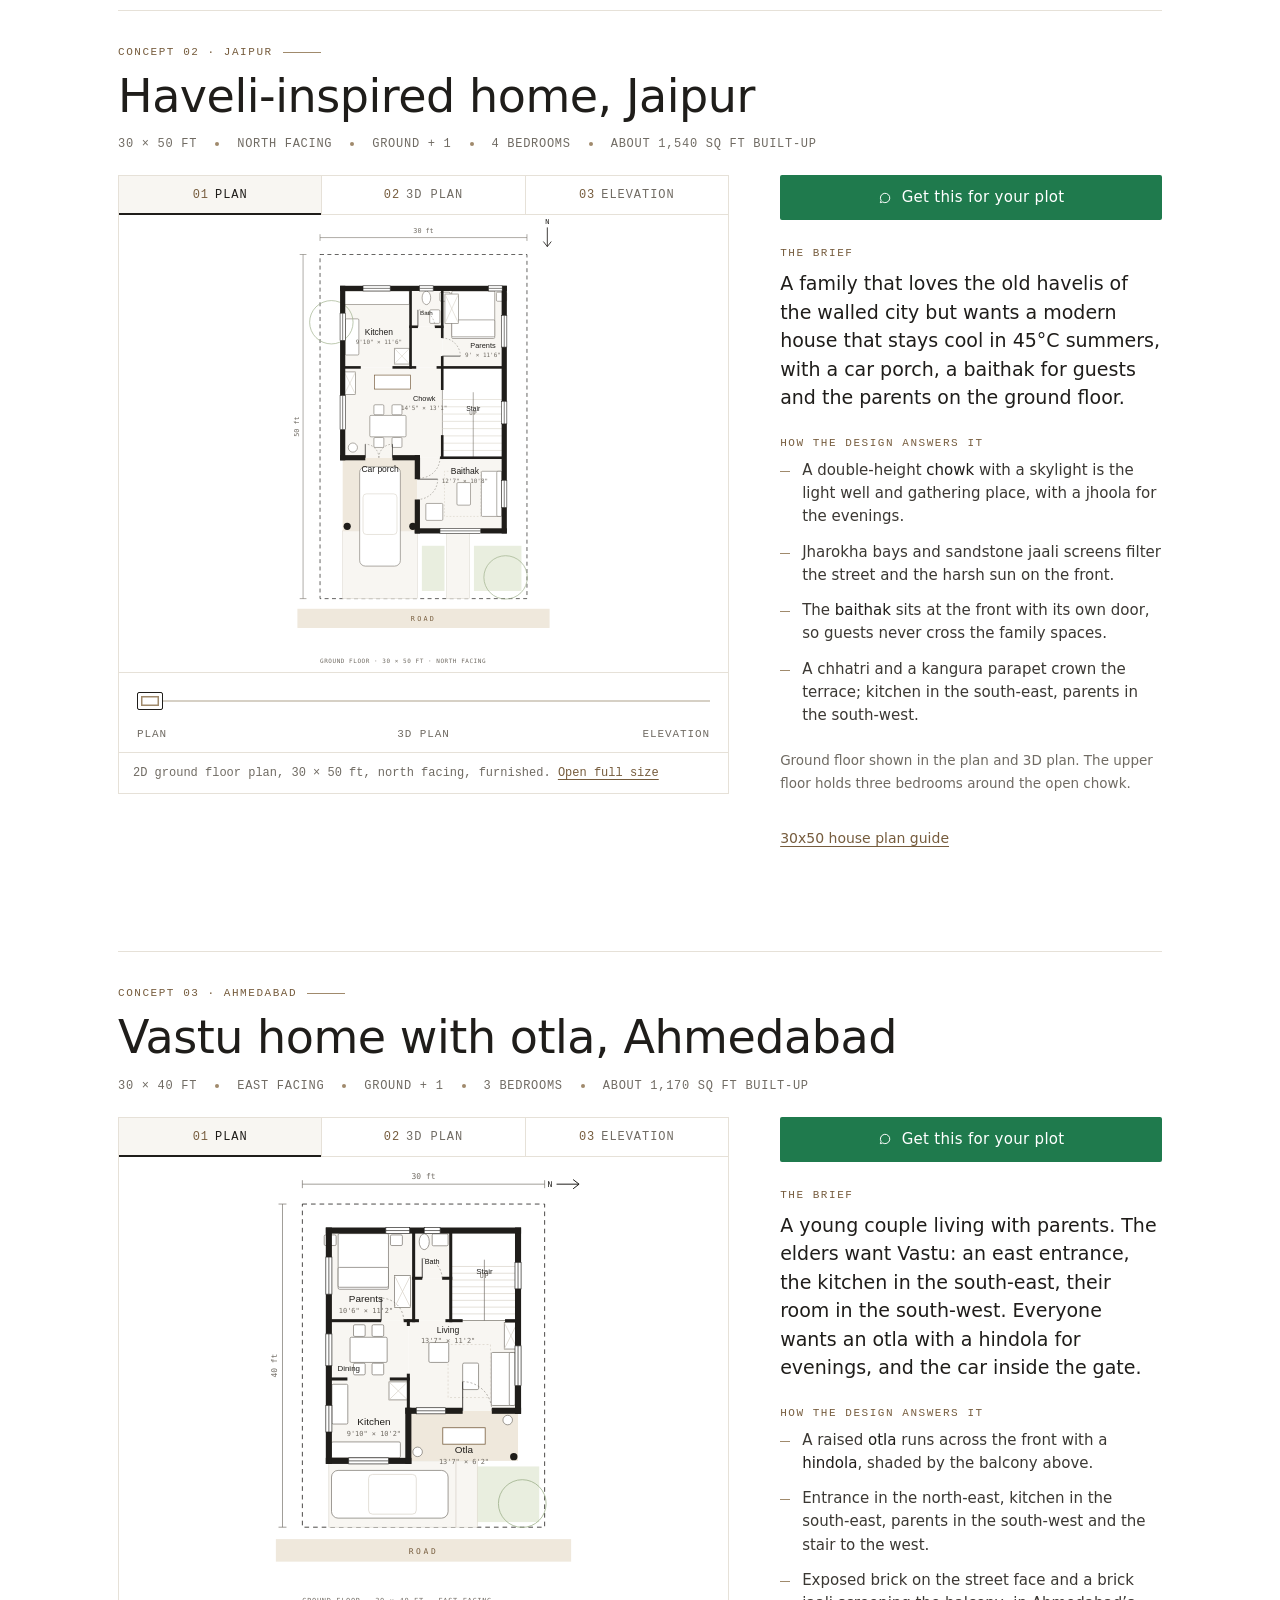
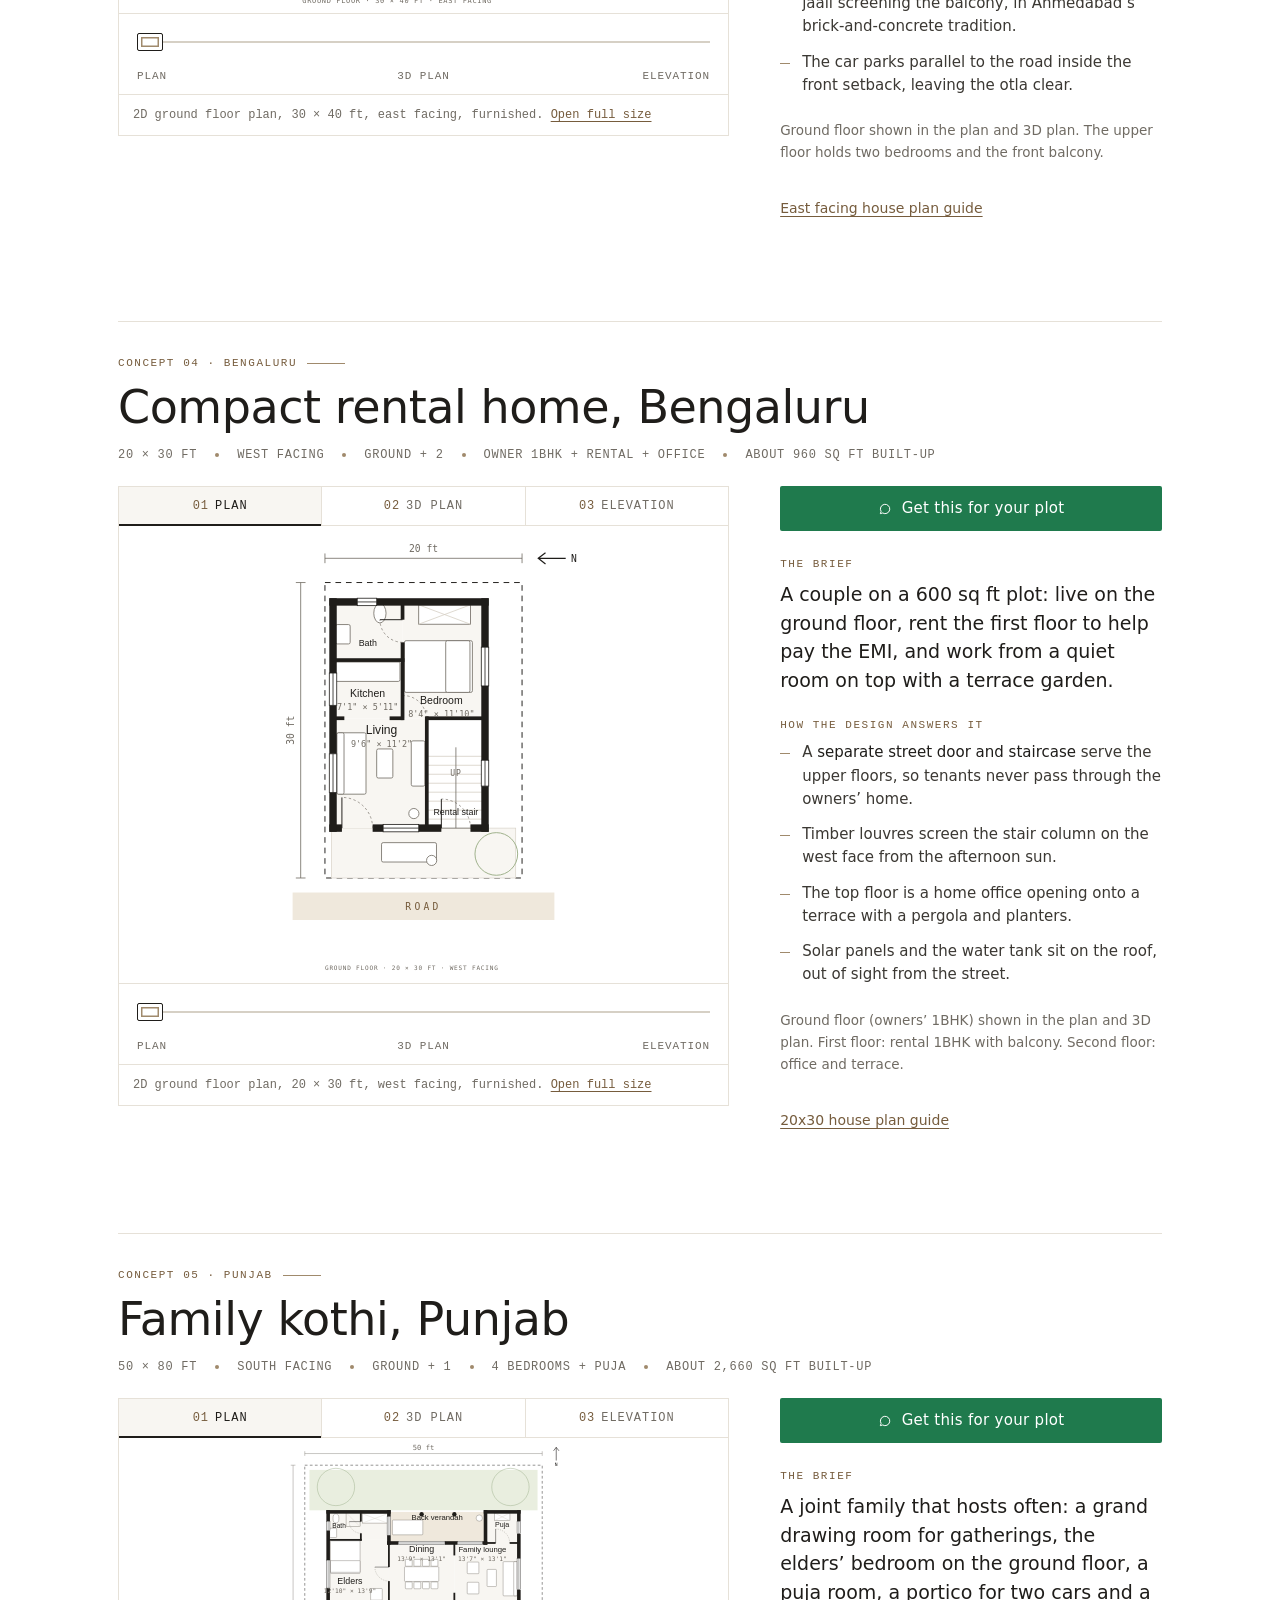
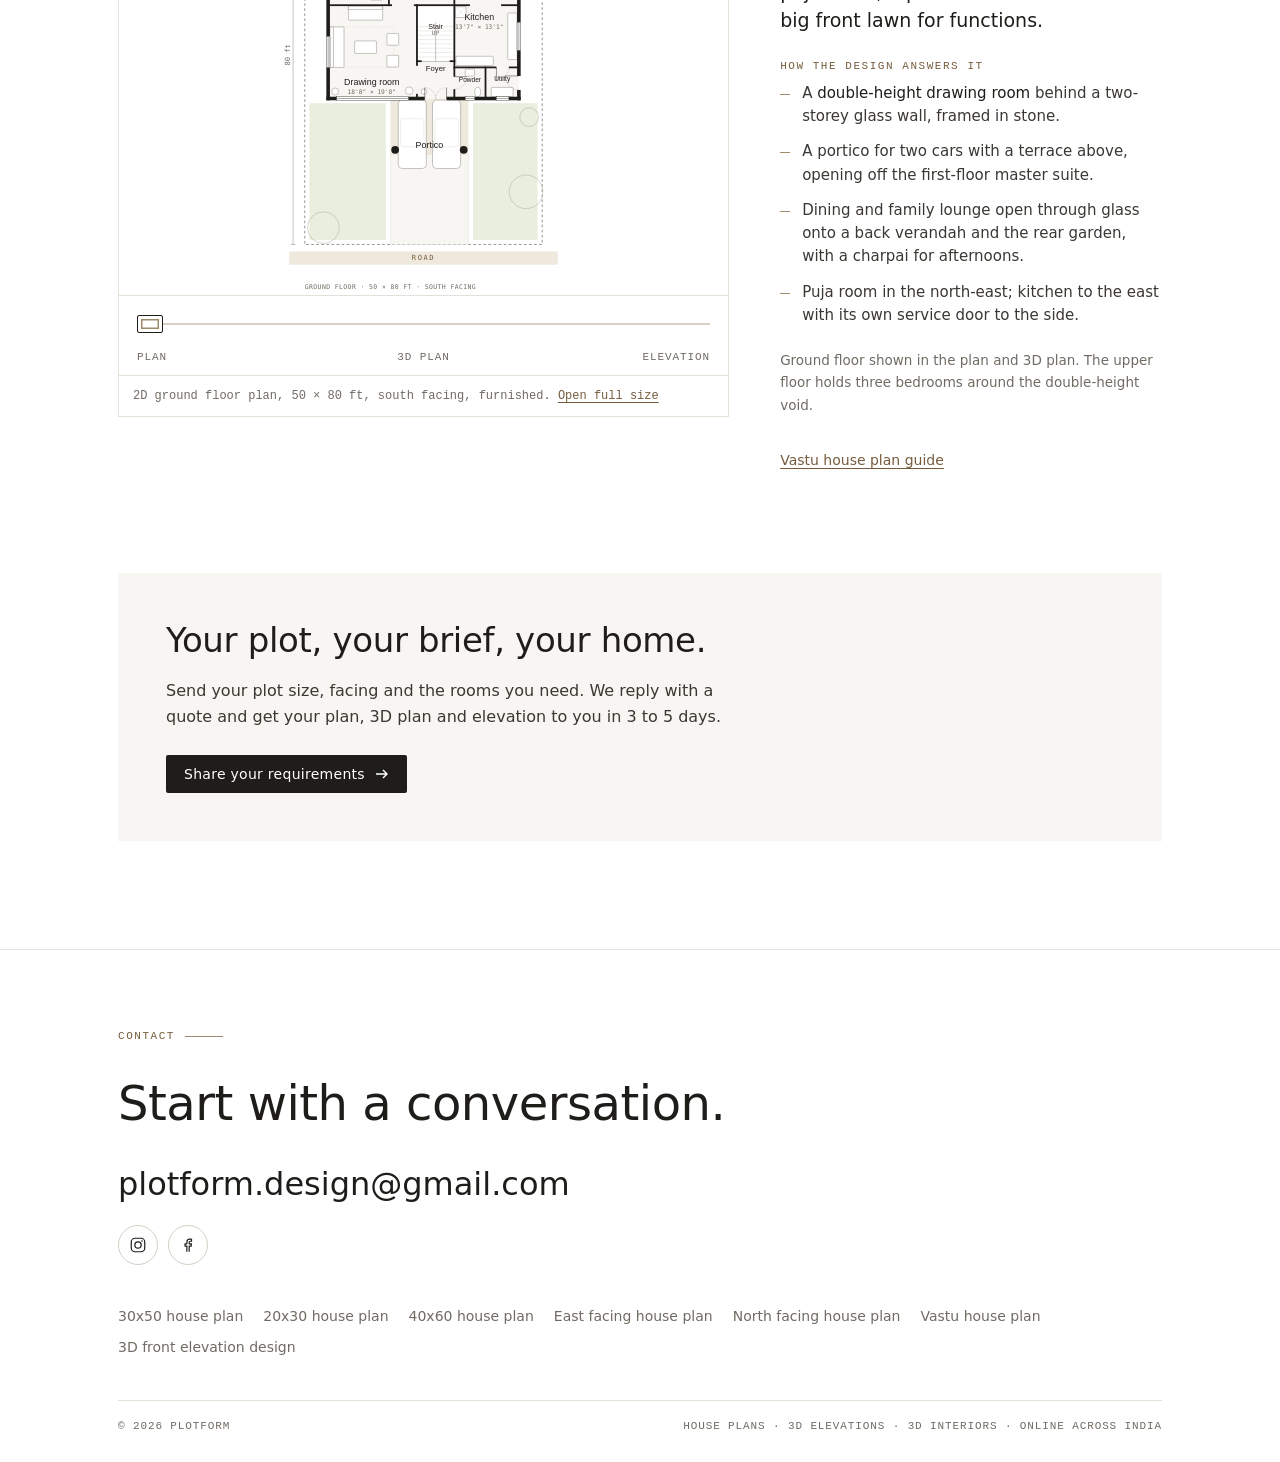
<file: designs.html>
<!doctype html>
<html lang="en-IN">
<head>
<meta charset="utf-8">
<meta http-equiv="Content-Security-Policy" content="default-src 'self'; script-src 'self' 'unsafe-inline'; style-src 'self' 'unsafe-inline' https://fonts.googleapis.com; font-src 'self' https://fonts.gstatic.com; img-src 'self' data: blob:; connect-src 'self' https://script.google.com https://script.googleusercontent.com; manifest-src 'self'; worker-src 'self' blob:; object-src 'none'; base-uri 'self'; form-action 'self' mailto:; upgrade-insecure-requests">
<meta name="referrer" content="strict-origin-when-cross-origin">
<meta name="viewport" content="width=device-width,initial-scale=1,viewport-fit=cover">
<title>House Design Ideas: 5 Concept Plans &amp; 3D Elevations | Plotform</title>
<meta name="description" content="Five concept house designs across India: Kerala courtyard home, Jaipur haveli, Ahmedabad Vastu home, Bengaluru 20x30 rental home and a Punjab kothi. Plan, 3D plan and elevation.">
<link rel="canonical" href="https://plotform.design/designs">
<meta name="robots" content="index,follow,max-image-preview:large">
<meta name="theme-color" content="#ffffff">
<link rel="icon" href="/favicon.svg" type="image/svg+xml">
<link rel="icon" href="/favicon-32.png" sizes="32x32" type="image/png">
<link rel="apple-touch-icon" href="/apple-touch-icon.png">
<link rel="manifest" href="/site.webmanifest">
<meta property="og:type" content="article">
<meta property="og:site_name" content="Plotform">
<meta property="og:locale" content="en_IN">
<meta property="og:url" content="https://plotform.design/designs">
<meta property="og:title" content="Five concept homes, from plan to 3D elevation">
<meta property="og:description" content="Five concept house designs across India: Kerala courtyard home, Jaipur haveli, Ahmedabad Vastu home, Bengaluru 20x30 rental home and a Punjab kothi. Plan, 3D plan and elevation.">
<meta property="og:image" content="https://plotform.design/designs-jaipur-elev.jpg">
<meta property="og:image:width" content="1400">
<meta property="og:image:height" content="1050">
<meta name="twitter:card" content="summary_large_image">
<meta name="twitter:title" content="Five concept homes, from plan to 3D elevation">
<meta name="twitter:description" content="Five concept house designs across India: Kerala courtyard home, Jaipur haveli, Ahmedabad Vastu home, Bengaluru 20x30 rental home and a Punjab kothi. Plan, 3D plan and elevation.">
<meta name="twitter:image" content="https://plotform.design/designs-jaipur-elev.jpg">
<link rel="preconnect" href="https://fonts.googleapis.com">
<link rel="preconnect" href="https://fonts.gstatic.com" crossorigin>
<link rel="stylesheet" href="https://fonts.googleapis.com/css2?family=IBM+Plex+Mono:wght@400;500&family=IBM+Plex+Sans:wght@300;400;500&family=Jost:wght@300;400;500&display=swap">
<link rel="stylesheet" href="/guide.css?v=20">
<script type="application/ld+json">{"@context": "https://schema.org", "@graph": [{"@type": "Organization", "@id": "https://plotform.design/#org", "name": "Plotform", "url": "https://plotform.design/"}, {"@type": "CollectionPage", "@id": "https://plotform.design/designs#page", "url": "https://plotform.design/designs", "name": "House Design Ideas: 5 Concept Plans & 3D Elevations | Plotform", "description": "Five concept house designs across India: Kerala courtyard home, Jaipur haveli, Ahmedabad Vastu home, Bengaluru 20x30 rental home and a Punjab kothi. Plan, 3D plan and elevation.", "inLanguage": "en-IN", "isPartOf": {"@id": "https://plotform.design/#website"}, "publisher": {"@id": "https://plotform.design/#org"}, "mainEntity": {"@type": "ItemList", "itemListElement": [{"@type": "ListItem", "position": 1, "url": "https://plotform.design/designs#kerala", "name": "Concept 01: Kerala courtyard home", "image": "https://plotform.design/designs-kerala-elev.jpg"}, {"@type": "ListItem", "position": 2, "url": "https://plotform.design/designs#jaipur", "name": "Concept 02: Jaipur haveli-inspired home", "image": "https://plotform.design/designs-jaipur-elev.jpg"}, {"@type": "ListItem", "position": 3, "url": "https://plotform.design/designs#ahmedabad", "name": "Concept 03: Ahmedabad vastu home with otla", "image": "https://plotform.design/designs-ahmedabad-elev.jpg"}, {"@type": "ListItem", "position": 4, "url": "https://plotform.design/designs#bengaluru", "name": "Concept 04: Bengaluru compact rental home", "image": "https://plotform.design/designs-bengaluru-elev.jpg"}, {"@type": "ListItem", "position": 5, "url": "https://plotform.design/designs#punjab", "name": "Concept 05: Punjab family kothi", "image": "https://plotform.design/designs-punjab-elev.jpg"}]}}, {"@type": "BreadcrumbList", "itemListElement": [{"@type": "ListItem", "position": 1, "name": "Home", "item": "https://plotform.design/"}, {"@type": "ListItem", "position": 2, "name": "Concept designs", "item": "https://plotform.design/designs"}]}]}</script>
<style>
.dz .wrap{max-width:1140px}
.dz-intro{max-width:760px}
.dz-note{margin-top:18px;padding:14px 16px;background:var(--wash);border-left:2px solid var(--oak);font-size:14.5px;color:var(--fg2);max-width:68ch}
.dz-jump{display:flex;flex-wrap:wrap;gap:8px;margin-top:26px}
.dz-jump a{font:500 12px/1 var(--f-mono);letter-spacing:.06em;text-transform:uppercase;text-decoration:none;color:var(--fg2);border:1px solid var(--line2);padding:9px 12px;border-radius:2px}
.dz-jump a:hover{border-color:var(--ink);color:var(--ink)}
.house{margin-top:clamp(64px,10vh,110px);padding-top:clamp(28px,4vh,40px);border-top:1px solid var(--hair);scroll-margin-top:90px}
.house h2{font-size:clamp(30px,3.8vw,46px);line-height:1.08;margin:14px 0 14px}
.facts{display:flex;flex-wrap:wrap;gap:6px 18px;font:400 12px/1.5 var(--f-mono);letter-spacing:.06em;text-transform:uppercase;color:var(--graphite);margin:0 0 22px;padding:0;list-style:none}
.facts li{display:flex;gap:6px;align-items:center}
.facts li+li::before{content:"";width:4px;height:4px;border-radius:50%;background:var(--oak);margin-right:12px}
.house-grid{display:grid;grid-template-columns:minmax(0,1.6fr) minmax(0,1fr);gap:clamp(24px,4vw,56px);align-items:start}
@media (max-width:860px){.house-grid{grid-template-columns:1fr}}
.viewer{border:1px solid var(--hair);background:#fff}
.tabs{display:flex;border-bottom:1px solid var(--hair)}
.tabs button{all:unset;cursor:pointer;flex:1;text-align:center;padding:13px 6px;font:500 12px/1 var(--f-mono);letter-spacing:.08em;text-transform:uppercase;color:var(--graphite);border-right:1px solid var(--hair);position:relative}
.tabs button:last-child{border-right:0}
.tabs button span{color:var(--oak-deep);margin-right:6px}
.tabs button[aria-selected="true"]{color:var(--ink);background:var(--wash)}
.tabs button[aria-selected="true"]::after{content:"";position:absolute;left:0;right:0;bottom:-1px;height:2px;background:var(--ink)}
.tabs button:focus-visible{outline:2px solid var(--oak);outline-offset:-2px}
.stage{position:relative;aspect-ratio:4/3;cursor:pointer;overflow:hidden}
.stage img{position:absolute;inset:0;width:100%;height:100%;object-fit:contain;will-change:opacity,transform;transform-origin:50% 55%}
.scrub{padding:14px 18px 12px;border-top:1px solid var(--hair)}
.scrub input{-webkit-appearance:none;appearance:none;width:100%;height:28px;background:transparent;margin:0;cursor:grab;touch-action:pan-y}
.scrub input:active{cursor:grabbing}
.scrub input::-webkit-slider-runnable-track{height:2px;background:linear-gradient(90deg,var(--ink) var(--p,0%),var(--line2) var(--p,0%))}
.scrub input::-moz-range-track{height:2px;background:var(--line2)}
.scrub input::-moz-range-progress{height:2px;background:var(--ink)}
.scrub input::-webkit-slider-thumb{-webkit-appearance:none;width:26px;height:18px;margin-top:-8px;background:#fff;border:1.5px solid var(--ink);border-radius:2px;box-shadow:inset 0 0 0 3px #fff,inset 0 0 0 4.5px var(--oak)}
.scrub input::-moz-range-thumb{width:24px;height:16px;background:#fff;border:1.5px solid var(--ink);border-radius:2px;box-shadow:inset 0 0 0 3px #fff,inset 0 0 0 4.5px var(--oak)}
.scrub input:focus-visible{outline:2px solid var(--oak);outline-offset:4px}
.ticks{display:flex;justify-content:space-between;font:400 11px/1 var(--f-mono);letter-spacing:.08em;text-transform:uppercase;color:var(--graphite);margin-top:6px}
.ticks span{flex:1}.ticks span:nth-child(2){text-align:center}.ticks span:last-child{text-align:right}
.house-head{margin-bottom:22px}
.house-head .facts{margin-bottom:0}
.cta-top{display:flex;width:100%;justify-content:center;padding:15px 18px;font-size:15px;margin:0 0 28px}
.cap .full{color:var(--oak-deep);white-space:nowrap;text-underline-offset:3px}
.cap{padding:11px 14px;border-top:1px solid var(--hair);font:400 12px/1.5 var(--f-mono);color:var(--graphite);min-height:3.2em}
.brief-k{font:500 11px/1 var(--f-mono);letter-spacing:.14em;text-transform:uppercase;color:var(--oak-deep);margin:0 0 10px}
.brief{font:300 19px/1.5 var(--f-display);color:var(--ink);margin:0 0 26px}
.moves{list-style:none;margin:0 0 22px;padding:0;display:grid;gap:12px}
.moves li{position:relative;padding-left:22px;color:var(--fg2);font-size:15px;line-height:1.55}
.moves li::before{content:"";position:absolute;left:0;top:.8em;width:10px;height:1px;background:var(--oak)}
.moves b{font-weight:500;color:var(--ink)}
.fl{font-size:13.5px;color:var(--graphite);margin:0 0 22px}
.acts{display:flex;flex-wrap:wrap;gap:10px;align-items:center}
.acts .lnk{display:inline-block;padding:11px 0;font-size:14px;color:var(--oak-deep);text-underline-offset:3px}
.btn.wa{background:#1f7a4d}.btn.wa:hover{background:#176139}

</style>
<style>
.burger{display:none}
@media (min-width:900px){.nav .links a:not(.btn){display:inline-block;padding:12px 4px}}
@media (max-width:899px){
  .burger{all:unset;-webkit-tap-highlight-color:transparent;box-sizing:border-box;cursor:pointer;display:grid;align-content:center;justify-items:end;gap:5px;width:44px;height:44px;padding:0 6px;position:relative;z-index:2;align-self:center;margin-right:-6px}
  .burger i{display:block;height:1.5px;background:var(--ink);transition:transform .35s cubic-bezier(.2,.7,.2,1),opacity .2s,width .35s}
  .burger i:nth-child(1){width:26px}.burger i:nth-child(2){width:17px}.burger i:nth-child(3){width:26px}
  .burger:focus-visible{outline:2px solid var(--oak);outline-offset:2px}
  .nav.menu-open .burger i:nth-child(1){transform:translateY(6.5px) rotate(45deg)}
  .nav.menu-open .burger i:nth-child(2){opacity:0;width:0}
  .nav.menu-open .burger i:nth-child(3){transform:translateY(-6.5px) rotate(-45deg)}
  .nav .links{position:absolute;top:calc(100% - 4px);right:clamp(16px,4vw,44px);left:auto;display:flex;flex-direction:column;align-items:flex-end;gap:0;width:max-content;min-width:168px;max-width:calc(100vw - 32px);padding:6px 18px 16px;background:var(--paper);border:0;border-radius:4px;box-shadow:0 10px 30px rgba(31,29,26,.13),0 1px 3px rgba(31,29,26,.08);
    opacity:0;visibility:hidden;transform:translateY(-6px);transition:opacity .25s ease,transform .3s cubic-bezier(.2,.7,.2,1),visibility 0s .3s;align-self:auto}
  .nav.menu-open .links{opacity:1;visibility:visible;transform:none;transition:opacity .25s ease,transform .3s cubic-bezier(.2,.7,.2,1)}
  .nav .links a:not(.btn){display:block;width:100%;text-align:right;padding:13px 2px;border-bottom:1px solid var(--hair);font-size:16px;line-height:1.2;color:var(--ink)}
  .nav .links .btn{display:inline-flex;justify-content:center;margin-top:12px;font-size:14px;padding:12px 14px}
}
</style>
</head>
<body>
<header class="nav">
  <a class="brand" href="/" aria-label="Plotform home"><svg id="brandSvg" viewBox="0 0 560 74" aria-hidden="true">
      <path d="M2 66H118M8 59V73" stroke="currentColor" stroke-width="1.4" fill="none"/>
      <g class="lg">
        <path class="lg-fill f1" d="M26 40L78 15V40Z" style="fill:var(--logo-soft)"/>
        <path class="lg-fill f2" d="M26.8 40.8H61.2V65.2H26.8Z" style="fill:var(--paper)"/>
        <path class="lg-fill f3" d="M27 50H44V66H27Z" style="fill:var(--logo-soft)"/>
        <path class="lg-fill f4" d="M62 40H78V66H62Z" fill="#a08a6c"/>
        <path class="lg-fill s1" d="M65 40V66" stroke="#7d6648" stroke-width=".8"/>
        <path class="lg-fill s2" d="M68 40V66" stroke="#7d6648" stroke-width=".8"/>
        <path class="lg-fill s3" d="M71 40V66" stroke="#7d6648" stroke-width=".8"/>
        <path class="lg-fill s4" d="M74 40V66" stroke="#7d6648" stroke-width=".8"/>
        <path class="lg-fill dr" d="M62 52H68V66H62Z" fill="#1f1d1a"/>
        <path class="lg-draw d1" d="M26 66V40H62V66" fill="none" stroke="currentColor" stroke-width="1.6"/>
        <path class="lg-draw d2" d="M35.5 66V50" fill="none" stroke="currentColor" stroke-width="1"/>
        <path class="lg-draw d3" d="M78 40H104V66M78 40H107" fill="none" stroke="currentColor" stroke-width="1.4"/>
        <path class="lg-draw d4" d="M78 66V6" fill="none" stroke="currentColor" stroke-width="1.6"/>
        <path class="lg-draw d5" d="M78 16L16 46" fill="none" stroke="currentColor" stroke-width="3" stroke-linecap="square"/>
      </g>
      <text id="brandWord" x="142" y="66" fill="currentColor" font-size="52" letter-spacing="17.5" style="font-family:var(--f-display);font-weight:400">PLOTFORM</text>
    </svg></a>
  <button class="burger" type="button" aria-label="Menu" aria-expanded="false" aria-controls="mainNav"><i></i><i></i><i></i></button>
  <nav class="links" id="mainNav" aria-label="Main">
    <a href="/?panel=about">About</a>
    <a href="/designs">Designs</a>
    <a href="/house-plans">Guides</a>
    <a class="btn" href="/?panel=brief">Share your requirements <svg viewBox="0 0 14 14" aria-hidden="true"><path d="M1 7h11M8 3l4 4-4 4" fill="none" stroke="currentColor" stroke-width="1.4"/></svg></a>
  </nav>
</header>
<main class="g dz" id="top">
<div class="wrap">
  <nav class="crumbs" aria-label="Breadcrumb"><a href="/">Home</a><span>/</span><span aria-current="page">Concept designs</span></nav>
  <div class="dz-intro">
    <p class="eyebrow">Concept designs</p>
    <h1>Five homes, five plots, five ways of living.</h1>
    <p class="lead">From a 20 × 30 ft rental home in Bengaluru to a 50 × 80 ft kothi in Punjab: each design starts from a plot size, a facing and a family's brief, and goes from plan to 3D plan to the finished elevation, exactly the way we work on yours.</p>
    <nav class="dz-jump" aria-label="Jump to a design"><a href="#kerala">01 · Kerala</a><a href="#jaipur">02 · Jaipur</a><a href="#ahmedabad">03 · Ahmedabad</a><a href="#bengaluru">04 · Bengaluru</a><a href="#punjab">05 · Punjab</a></nav>
  </div>
  <section class="house" id="kerala" aria-labelledby="h-kerala">
  <div class="house-head">
    <div>
      <p class="eyebrow">Concept 01 · Kerala</p>
      <h2 id="h-kerala">Courtyard home, Kerala</h2>
      <ul class="facts"><li>40 × 60 ft</li><li>East facing</li><li>Single storey</li><li>3 bedrooms + pooja</li><li>About 1,110 sq ft built-up</li></ul>
    </div>
  </div>
  <div class="house-grid">
    <div class="viewer" data-viewer>
      <div class="tabs" role="tablist" aria-label="Concept 01 views"><button role="tab" aria-selected="true" data-i="0"><span>01</span>Plan</button><button role="tab" aria-selected="false" data-i="1"><span>02</span>3D plan</button><button role="tab" aria-selected="false" data-i="2"><span>03</span>Elevation</button></div>
      <div class="stage" role="tabpanel"><img src="/designs-kerala-plan.svg" alt="Concept 01, Kerala courtyard home: plan. 2D ground floor plan, 40 × 60 ft, east facing, furnished." width="1400" height="1050" style="opacity:1" loading="eager" decoding="async" data-cap="2D ground floor plan, 40 × 60 ft, east facing, furnished."><img src="/designs-kerala-3d.jpg" alt="Concept 01, Kerala courtyard home: 3d plan. The same ground floor in 3D, cut open at ceiling height, with finishes and furniture." width="1400" height="1050" style="opacity:0" loading="lazy" decoding="async" data-cap="The same ground floor in 3D, cut open at ceiling height, with finishes and furniture."><img src="/designs-kerala-elev.jpg" alt="Concept 01, Kerala courtyard home: elevation. The finished house from the street: roof, materials, openings and landscape." width="1400" height="1050" style="opacity:0" loading="lazy" decoding="async" data-cap="The finished house from the street: roof, materials, openings and landscape."></div>
      <div class="scrub"><input type="range" min="0" max="200" step="1" value="0" aria-label="Slide from plan to 3D plan to elevation"><div class="ticks" aria-hidden="true"><span>Plan</span><span>3D plan</span><span>Elevation</span></div></div>
      <p class="cap"><span>2D ground floor plan, 40 × 60 ft, east facing, furnished.</span> <a class="full" href="/designs-kerala-plan.svg" target="_blank" rel="noopener">Open full size</a></p>
    </div>
    <div>
      <a class="btn wa cta-top" href="https://wa.me/919898667753?text=Hi%20Plotform%2C%20I%20liked%20Concept%2001%20%28Kerala%20courtyard%20home%29.%20My%20plot%20is%20__%20x%20__%20ft%2C%20facing%20__%2C%20in%20__%20%28city%29." target="_blank" rel="noopener"><svg viewBox="0 0 24 24" aria-hidden="true"><path d="M4 20l1.3-3.9A8 8 0 1 1 8 18.8z" fill="none" stroke="currentColor" stroke-width="1.7" stroke-linejoin="round"/></svg> Get this for your plot</a>
      <p class="brief-k">The brief</p>
      <p class="brief">Three generations under one roof. The grandparents want their room close to the pooja; everyone wants rain falling into the middle of the house and a breeze through every room.</p>
      <p class="brief-k">How the design answers it</p>
      <ul class="moves"><li>A <b>nadumuttam</b> (open courtyard) sits at the centre, so every room borrows light and air from it.</li><li>Clay-tile roofs slope in to the courtyard and out to deep eaves that keep the walls dry and shaded through the monsoon.</li><li>A <b>poomukham</b> sit-out with a timber gable faces the street, on a laterite plinth with a low laterite boundary wall.</li><li>Kitchen in the south-east, master bedroom in the south-west and pooja in the north-east, as Vastu asks.</li></ul>
      <p class="fl">Single storey. Plan, 3D plan and elevation show the whole house.</p>
      <div class="acts"><a class="lnk" href="/40x60-house-plan">40x60 house plan guide</a></div>
    </div>
  </div>
</section><section class="house" id="jaipur" aria-labelledby="h-jaipur">
  <div class="house-head">
    <div>
      <p class="eyebrow">Concept 02 · Jaipur</p>
      <h2 id="h-jaipur">Haveli-inspired home, Jaipur</h2>
      <ul class="facts"><li>30 × 50 ft</li><li>North facing</li><li>Ground + 1</li><li>4 bedrooms</li><li>About 1,540 sq ft built-up</li></ul>
    </div>
  </div>
  <div class="house-grid">
    <div class="viewer" data-viewer>
      <div class="tabs" role="tablist" aria-label="Concept 02 views"><button role="tab" aria-selected="true" data-i="0"><span>01</span>Plan</button><button role="tab" aria-selected="false" data-i="1"><span>02</span>3D plan</button><button role="tab" aria-selected="false" data-i="2"><span>03</span>Elevation</button></div>
      <div class="stage" role="tabpanel"><img src="/designs-jaipur-plan.svg" alt="Concept 02, Jaipur haveli-inspired home: plan. 2D ground floor plan, 30 × 50 ft, north facing, furnished." width="1400" height="1050" style="opacity:1" loading="lazy" decoding="async" data-cap="2D ground floor plan, 30 × 50 ft, north facing, furnished."><img src="/designs-jaipur-3d.jpg" alt="Concept 02, Jaipur haveli-inspired home: 3d plan. The same ground floor in 3D, cut open at ceiling height, with finishes and furniture." width="1400" height="1050" style="opacity:0" loading="lazy" decoding="async" data-cap="The same ground floor in 3D, cut open at ceiling height, with finishes and furniture."><img src="/designs-jaipur-elev.jpg" alt="Concept 02, Jaipur haveli-inspired home: elevation. The finished house from the street: roof, materials, openings and landscape." width="1400" height="1050" style="opacity:0" loading="lazy" decoding="async" data-cap="The finished house from the street: roof, materials, openings and landscape."></div>
      <div class="scrub"><input type="range" min="0" max="200" step="1" value="0" aria-label="Slide from plan to 3D plan to elevation"><div class="ticks" aria-hidden="true"><span>Plan</span><span>3D plan</span><span>Elevation</span></div></div>
      <p class="cap"><span>2D ground floor plan, 30 × 50 ft, north facing, furnished.</span> <a class="full" href="/designs-jaipur-plan.svg" target="_blank" rel="noopener">Open full size</a></p>
    </div>
    <div>
      <a class="btn wa cta-top" href="https://wa.me/919898667753?text=Hi%20Plotform%2C%20I%20liked%20Concept%2002%20%28Jaipur%20haveli-inspired%20home%29.%20My%20plot%20is%20__%20x%20__%20ft%2C%20facing%20__%2C%20in%20__%20%28city%29." target="_blank" rel="noopener"><svg viewBox="0 0 24 24" aria-hidden="true"><path d="M4 20l1.3-3.9A8 8 0 1 1 8 18.8z" fill="none" stroke="currentColor" stroke-width="1.7" stroke-linejoin="round"/></svg> Get this for your plot</a>
      <p class="brief-k">The brief</p>
      <p class="brief">A family that loves the old havelis of the walled city but wants a modern house that stays cool in 45°C summers, with a car porch, a baithak for guests and the parents on the ground floor.</p>
      <p class="brief-k">How the design answers it</p>
      <ul class="moves"><li>A double-height <b>chowk</b> with a skylight is the light well and gathering place, with a jhoola for the evenings.</li><li>Jharokha bays and sandstone jaali screens filter the street and the harsh sun on the front.</li><li>The <b>baithak</b> sits at the front with its own door, so guests never cross the family spaces.</li><li>A chhatri and a kangura parapet crown the terrace; kitchen in the south-east, parents in the south-west.</li></ul>
      <p class="fl">Ground floor shown in the plan and 3D plan. The upper floor holds three bedrooms around the open chowk.</p>
      <div class="acts"><a class="lnk" href="/30x50-house-plan">30x50 house plan guide</a></div>
    </div>
  </div>
</section><section class="house" id="ahmedabad" aria-labelledby="h-ahmedabad">
  <div class="house-head">
    <div>
      <p class="eyebrow">Concept 03 · Ahmedabad</p>
      <h2 id="h-ahmedabad">Vastu home with otla, Ahmedabad</h2>
      <ul class="facts"><li>30 × 40 ft</li><li>East facing</li><li>Ground + 1</li><li>3 bedrooms</li><li>About 1,170 sq ft built-up</li></ul>
    </div>
  </div>
  <div class="house-grid">
    <div class="viewer" data-viewer>
      <div class="tabs" role="tablist" aria-label="Concept 03 views"><button role="tab" aria-selected="true" data-i="0"><span>01</span>Plan</button><button role="tab" aria-selected="false" data-i="1"><span>02</span>3D plan</button><button role="tab" aria-selected="false" data-i="2"><span>03</span>Elevation</button></div>
      <div class="stage" role="tabpanel"><img src="/designs-ahmedabad-plan.svg" alt="Concept 03, Ahmedabad vastu home with otla: plan. 2D ground floor plan, 30 × 40 ft, east facing, furnished." width="1400" height="1050" style="opacity:1" loading="lazy" decoding="async" data-cap="2D ground floor plan, 30 × 40 ft, east facing, furnished."><img src="/designs-ahmedabad-3d.jpg" alt="Concept 03, Ahmedabad vastu home with otla: 3d plan. The same ground floor in 3D, cut open at ceiling height, with finishes and furniture." width="1400" height="1050" style="opacity:0" loading="lazy" decoding="async" data-cap="The same ground floor in 3D, cut open at ceiling height, with finishes and furniture."><img src="/designs-ahmedabad-elev.jpg" alt="Concept 03, Ahmedabad vastu home with otla: elevation. The finished house from the street: roof, materials, openings and landscape." width="1400" height="1050" style="opacity:0" loading="lazy" decoding="async" data-cap="The finished house from the street: roof, materials, openings and landscape."></div>
      <div class="scrub"><input type="range" min="0" max="200" step="1" value="0" aria-label="Slide from plan to 3D plan to elevation"><div class="ticks" aria-hidden="true"><span>Plan</span><span>3D plan</span><span>Elevation</span></div></div>
      <p class="cap"><span>2D ground floor plan, 30 × 40 ft, east facing, furnished.</span> <a class="full" href="/designs-ahmedabad-plan.svg" target="_blank" rel="noopener">Open full size</a></p>
    </div>
    <div>
      <a class="btn wa cta-top" href="https://wa.me/919898667753?text=Hi%20Plotform%2C%20I%20liked%20Concept%2003%20%28Ahmedabad%20vastu%20home%20with%20otla%29.%20My%20plot%20is%20__%20x%20__%20ft%2C%20facing%20__%2C%20in%20__%20%28city%29." target="_blank" rel="noopener"><svg viewBox="0 0 24 24" aria-hidden="true"><path d="M4 20l1.3-3.9A8 8 0 1 1 8 18.8z" fill="none" stroke="currentColor" stroke-width="1.7" stroke-linejoin="round"/></svg> Get this for your plot</a>
      <p class="brief-k">The brief</p>
      <p class="brief">A young couple living with parents. The elders want Vastu: an east entrance, the kitchen in the south-east, their room in the south-west. Everyone wants an otla with a hindola for evenings, and the car inside the gate.</p>
      <p class="brief-k">How the design answers it</p>
      <ul class="moves"><li>A raised <b>otla</b> runs across the front with a <b>hindola</b>, shaded by the balcony above.</li><li>Entrance in the north-east, kitchen in the south-east, parents in the south-west and the stair to the west.</li><li>Exposed brick on the street face and a brick jaali screening the balcony, in Ahmedabad’s brick-and-concrete tradition.</li><li>The car parks parallel to the road inside the front setback, leaving the otla clear.</li></ul>
      <p class="fl">Ground floor shown in the plan and 3D plan. The upper floor holds two bedrooms and the front balcony.</p>
      <div class="acts"><a class="lnk" href="/east-facing-house-plan">East facing house plan guide</a></div>
    </div>
  </div>
</section><section class="house" id="bengaluru" aria-labelledby="h-bengaluru">
  <div class="house-head">
    <div>
      <p class="eyebrow">Concept 04 · Bengaluru</p>
      <h2 id="h-bengaluru">Compact rental home, Bengaluru</h2>
      <ul class="facts"><li>20 × 30 ft</li><li>West facing</li><li>Ground + 2</li><li>Owner 1BHK + rental + office</li><li>About 960 sq ft built-up</li></ul>
    </div>
  </div>
  <div class="house-grid">
    <div class="viewer" data-viewer>
      <div class="tabs" role="tablist" aria-label="Concept 04 views"><button role="tab" aria-selected="true" data-i="0"><span>01</span>Plan</button><button role="tab" aria-selected="false" data-i="1"><span>02</span>3D plan</button><button role="tab" aria-selected="false" data-i="2"><span>03</span>Elevation</button></div>
      <div class="stage" role="tabpanel"><img src="/designs-bengaluru-plan.svg" alt="Concept 04, Bengaluru compact rental home: plan. 2D ground floor plan, 20 × 30 ft, west facing, furnished." width="1400" height="1050" style="opacity:1" loading="lazy" decoding="async" data-cap="2D ground floor plan, 20 × 30 ft, west facing, furnished."><img src="/designs-bengaluru-3d.jpg" alt="Concept 04, Bengaluru compact rental home: 3d plan. The same ground floor in 3D, cut open at ceiling height, with finishes and furniture." width="1400" height="1050" style="opacity:0" loading="lazy" decoding="async" data-cap="The same ground floor in 3D, cut open at ceiling height, with finishes and furniture."><img src="/designs-bengaluru-elev.jpg" alt="Concept 04, Bengaluru compact rental home: elevation. The finished house from the street: roof, materials, openings and landscape." width="1400" height="1050" style="opacity:0" loading="lazy" decoding="async" data-cap="The finished house from the street: roof, materials, openings and landscape."></div>
      <div class="scrub"><input type="range" min="0" max="200" step="1" value="0" aria-label="Slide from plan to 3D plan to elevation"><div class="ticks" aria-hidden="true"><span>Plan</span><span>3D plan</span><span>Elevation</span></div></div>
      <p class="cap"><span>2D ground floor plan, 20 × 30 ft, west facing, furnished.</span> <a class="full" href="/designs-bengaluru-plan.svg" target="_blank" rel="noopener">Open full size</a></p>
    </div>
    <div>
      <a class="btn wa cta-top" href="https://wa.me/919898667753?text=Hi%20Plotform%2C%20I%20liked%20Concept%2004%20%28Bengaluru%20compact%20rental%20home%29.%20My%20plot%20is%20__%20x%20__%20ft%2C%20facing%20__%2C%20in%20__%20%28city%29." target="_blank" rel="noopener"><svg viewBox="0 0 24 24" aria-hidden="true"><path d="M4 20l1.3-3.9A8 8 0 1 1 8 18.8z" fill="none" stroke="currentColor" stroke-width="1.7" stroke-linejoin="round"/></svg> Get this for your plot</a>
      <p class="brief-k">The brief</p>
      <p class="brief">A couple on a 600 sq ft plot: live on the ground floor, rent the first floor to help pay the EMI, and work from a quiet room on top with a terrace garden.</p>
      <p class="brief-k">How the design answers it</p>
      <ul class="moves"><li>A <b>separate street door and staircase</b> serve the upper floors, so tenants never pass through the owners’ home.</li><li>Timber louvres screen the stair column on the west face from the afternoon sun.</li><li>The top floor is a home office opening onto a terrace with a pergola and planters.</li><li>Solar panels and the water tank sit on the roof, out of sight from the street.</li></ul>
      <p class="fl">Ground floor (owners’ 1BHK) shown in the plan and 3D plan. First floor: rental 1BHK with balcony. Second floor: office and terrace.</p>
      <div class="acts"><a class="lnk" href="/20x30-house-plan">20x30 house plan guide</a></div>
    </div>
  </div>
</section><section class="house" id="punjab" aria-labelledby="h-punjab">
  <div class="house-head">
    <div>
      <p class="eyebrow">Concept 05 · Punjab</p>
      <h2 id="h-punjab">Family kothi, Punjab</h2>
      <ul class="facts"><li>50 × 80 ft</li><li>South facing</li><li>Ground + 1</li><li>4 bedrooms + puja</li><li>About 2,660 sq ft built-up</li></ul>
    </div>
  </div>
  <div class="house-grid">
    <div class="viewer" data-viewer>
      <div class="tabs" role="tablist" aria-label="Concept 05 views"><button role="tab" aria-selected="true" data-i="0"><span>01</span>Plan</button><button role="tab" aria-selected="false" data-i="1"><span>02</span>3D plan</button><button role="tab" aria-selected="false" data-i="2"><span>03</span>Elevation</button></div>
      <div class="stage" role="tabpanel"><img src="/designs-punjab-plan.svg" alt="Concept 05, Punjab family kothi: plan. 2D ground floor plan, 50 × 80 ft, south facing, furnished." width="1400" height="1050" style="opacity:1" loading="lazy" decoding="async" data-cap="2D ground floor plan, 50 × 80 ft, south facing, furnished."><img src="/designs-punjab-3d.jpg" alt="Concept 05, Punjab family kothi: 3d plan. The same ground floor in 3D, cut open at ceiling height, with finishes and furniture." width="1400" height="1050" style="opacity:0" loading="lazy" decoding="async" data-cap="The same ground floor in 3D, cut open at ceiling height, with finishes and furniture."><img src="/designs-punjab-elev.jpg" alt="Concept 05, Punjab family kothi: elevation. The finished house from the street: roof, materials, openings and landscape." width="1400" height="1050" style="opacity:0" loading="lazy" decoding="async" data-cap="The finished house from the street: roof, materials, openings and landscape."></div>
      <div class="scrub"><input type="range" min="0" max="200" step="1" value="0" aria-label="Slide from plan to 3D plan to elevation"><div class="ticks" aria-hidden="true"><span>Plan</span><span>3D plan</span><span>Elevation</span></div></div>
      <p class="cap"><span>2D ground floor plan, 50 × 80 ft, south facing, furnished.</span> <a class="full" href="/designs-punjab-plan.svg" target="_blank" rel="noopener">Open full size</a></p>
    </div>
    <div>
      <a class="btn wa cta-top" href="https://wa.me/919898667753?text=Hi%20Plotform%2C%20I%20liked%20Concept%2005%20%28Punjab%20family%20kothi%29.%20My%20plot%20is%20__%20x%20__%20ft%2C%20facing%20__%2C%20in%20__%20%28city%29." target="_blank" rel="noopener"><svg viewBox="0 0 24 24" aria-hidden="true"><path d="M4 20l1.3-3.9A8 8 0 1 1 8 18.8z" fill="none" stroke="currentColor" stroke-width="1.7" stroke-linejoin="round"/></svg> Get this for your plot</a>
      <p class="brief-k">The brief</p>
      <p class="brief">A joint family that hosts often: a grand drawing room for gatherings, the elders’ bedroom on the ground floor, a puja room, a portico for two cars and a big front lawn for functions.</p>
      <p class="brief-k">How the design answers it</p>
      <ul class="moves"><li>A <b>double-height drawing room</b> behind a two-storey glass wall, framed in stone.</li><li>A portico for two cars with a terrace above, opening off the first-floor master suite.</li><li>Dining and family lounge open through glass onto a back verandah and the rear garden, with a charpai for afternoons.</li><li>Puja room in the north-east; kitchen to the east with its own service door to the side.</li></ul>
      <p class="fl">Ground floor shown in the plan and 3D plan. The upper floor holds three bedrooms around the double-height void.</p>
      <div class="acts"><a class="lnk" href="/vastu-house-plan">Vastu house plan guide</a></div>
    </div>
  </div>
</section>
  <section class="cta">
    <h2>Your plot, your brief, your home.</h2>
    <p>Send your plot size, facing and the rooms you need. We reply with a quote and get your plan, 3D plan and elevation to you in 3 to 5 days.</p>
    <a class="btn" href="/?panel=brief">Share your requirements <svg viewBox="0 0 14 14" aria-hidden="true"><path d="M1 7h11M8 3l4 4-4 4" fill="none" stroke="currentColor" stroke-width="1.4"/></svg></a>
  </section>
</div>
</main>
<script>
document.querySelectorAll('[data-viewer]').forEach(v => {
  const tabs = [...v.querySelectorAll('[role=tab]')], imgs = [...v.querySelectorAll('.stage img')], cap = v.querySelector('.cap span'), full = v.querySelector('.cap .full'), r = v.querySelector('.scrub input');
  let val = 0, active = 0, anim = null;
  const paint = x => {
    val = Math.max(0, Math.min(200, x));
    const t = val / 100;
    imgs.forEach((im, k) => { const d = Math.abs(t - k), op = Math.max(0, 1 - d); im.style.opacity = op.toFixed(3); im.style.transform = `scale(${(1 + .035 * Math.min(1, d)).toFixed(4)})`; im.style.zIndex = op > .5 ? 2 : 1; });
    r.value = val; r.style.setProperty('--p', (val / 2) + '%');
    const a = Math.round(t); if (a !== active) { active = a; tabs.forEach((tb, k) => tb.setAttribute('aria-selected', k === a)); cap.textContent = imgs[a].dataset.cap; full.href = imgs[a].getAttribute('src'); }
  };
  const go = to => { cancelAnimationFrame(anim); const from = val, t0 = performance.now(), dur = 900;
    const step = now => { const p = Math.min(1, (now - t0) / dur), e = p < .5 ? 4*p*p*p : 1 - Math.pow(-2*p + 2, 3) / 2; paint(from + (to - from) * e); if (p < 1) anim = requestAnimationFrame(step); };
    anim = requestAnimationFrame(step); };
  const warm = () => imgs.forEach(im => { im.loading = 'eager'; });
  r.addEventListener('input', () => { cancelAnimationFrame(anim); warm(); paint(+r.value); });
  r.addEventListener('change', () => go(Math.round(+r.value / 100) * 100));
  tabs.forEach((tb, k) => { tb.addEventListener('click', () => { warm(); go(k * 100); }); tb.addEventListener('keydown', e => { if (e.key === 'ArrowRight' && k < 2) { tabs[k + 1].focus(); go((k + 1) * 100); } if (e.key === 'ArrowLeft' && k > 0) { tabs[k - 1].focus(); go((k - 1) * 100); } }); });
  v.querySelector('.stage').addEventListener('click', () => { warm(); go(active >= 2 ? 0 : (active + 1) * 100); });
  if ('IntersectionObserver' in window) { const io = new IntersectionObserver(es => es.forEach(e => { if (e.isIntersecting) { warm(); io.disconnect(); } }), { rootMargin: '400px 0px' }); io.observe(v); }
  paint(0);
});
</script>
<footer class="contact">
  <div class="wrap">
    <p class="eyebrow">Contact</p>
    <p class="h2">Start with a conversation.</p>
    <a class="mail" href="mailto:plotform.design@gmail.com">plotform.design@gmail.com</a>
    <nav class="social" aria-label="Plotform on social media"><a href="https://www.instagram.com/plotform.design/" target="_blank" rel="noopener" aria-label="Plotform on Instagram"><svg viewBox="0 0 24 24" aria-hidden="true"><rect x="3" y="3" width="18" height="18" rx="5" fill="none" stroke="currentColor" stroke-width="1.6"/><circle cx="12" cy="12" r="4.2" fill="none" stroke="currentColor" stroke-width="1.6"/><circle cx="17.3" cy="6.7" r="1.1" fill="currentColor"/></svg></a><a href="https://www.facebook.com/profile.php?id=61595442266504" target="_blank" rel="noopener" aria-label="Plotform on Facebook"><svg viewBox="0 0 24 24" aria-hidden="true"><path d="M13.6 21v-7.6h2.6l.4-3h-3V8.5c0-.9.3-1.5 1.5-1.5h1.6V4.3c-.3 0-1.2-.1-2.3-.1-2.3 0-3.9 1.4-3.9 4V10.4H8v3h2.5V21" fill="none" stroke="currentColor" stroke-width="1.6" stroke-linejoin="round"/></svg></a></nav>
    <nav class="guides" aria-label="House plan guides"><a href="/30x50-house-plan">30x50 house plan</a><a href="/20x30-house-plan">20x30 house plan</a><a href="/40x60-house-plan">40x60 house plan</a><a href="/east-facing-house-plan">East facing house plan</a><a href="/north-facing-house-plan">North facing house plan</a><a href="/vastu-house-plan">Vastu house plan</a><a href="/3d-front-elevation-design">3D front elevation design</a></nav>
    <div class="foot"><span>© 2026 Plotform</span><span>House plans · 3D elevations · 3D interiors · Online across India</span></div>
  </div>
</footer>
<a class="wa-fab" href="https://wa.me/919898667753?text=Hi%20Plotform%2C%20my%20plot%20is%20__%20x%20__%20ft%2C%20facing%20__%2C%20in%20__%20%28city%29." target="_blank" rel="noopener" aria-label="Chat with Plotform on WhatsApp"><svg viewBox="0 0 24 24" aria-hidden="true"><path d="M4 20l1.3-3.9A8 8 0 1 1 8 18.8z" fill="none" stroke="currentColor" stroke-width="1.7" stroke-linejoin="round"/><path d="M9 8.5c0 3.5 2.6 6.5 6.5 6.5l1-1.6-2-1-1 .9c-1.2-.5-2.3-1.6-2.8-2.8l.9-1-1-2z" fill="currentColor"/></svg><span>WhatsApp</span></a>
<style>.wa-fab{position:fixed;right:max(16px,env(safe-area-inset-right));bottom:calc(16px + env(safe-area-inset-bottom,0px));z-index:60;display:inline-flex;align-items:center;gap:8px;padding:12px 16px;border-radius:999px;background:#1f7a4d;color:#fff;text-decoration:none;font:500 14px/1 "IBM Plex Sans",system-ui,sans-serif;box-shadow:0 4px 14px rgba(0,0,0,.18)}.wa-fab:hover{background:#176139}.wa-fab svg{width:20px;height:20px}@media (max-width:480px){.wa-fab span{display:none}.wa-fab{padding:14px}}</style>
<script>
(() => { const nav = document.querySelector('.nav'), b = nav && nav.querySelector('.burger'); if(!b) return;
  const set = o => { nav.classList.toggle('menu-open', o); b.setAttribute('aria-expanded', o); };
  b.addEventListener('click', e => { e.stopPropagation(); set(!nav.classList.contains('menu-open')); });
  nav.querySelectorAll('.links a').forEach(a => a.addEventListener('click', () => set(false)));
  document.addEventListener('click', e => { if(!nav.contains(e.target)) set(false); });
  document.addEventListener('keydown', e => { if(e.key === 'Escape'){ set(false); b.focus(); } });
})();
</script>
</body>
</html>
</file>
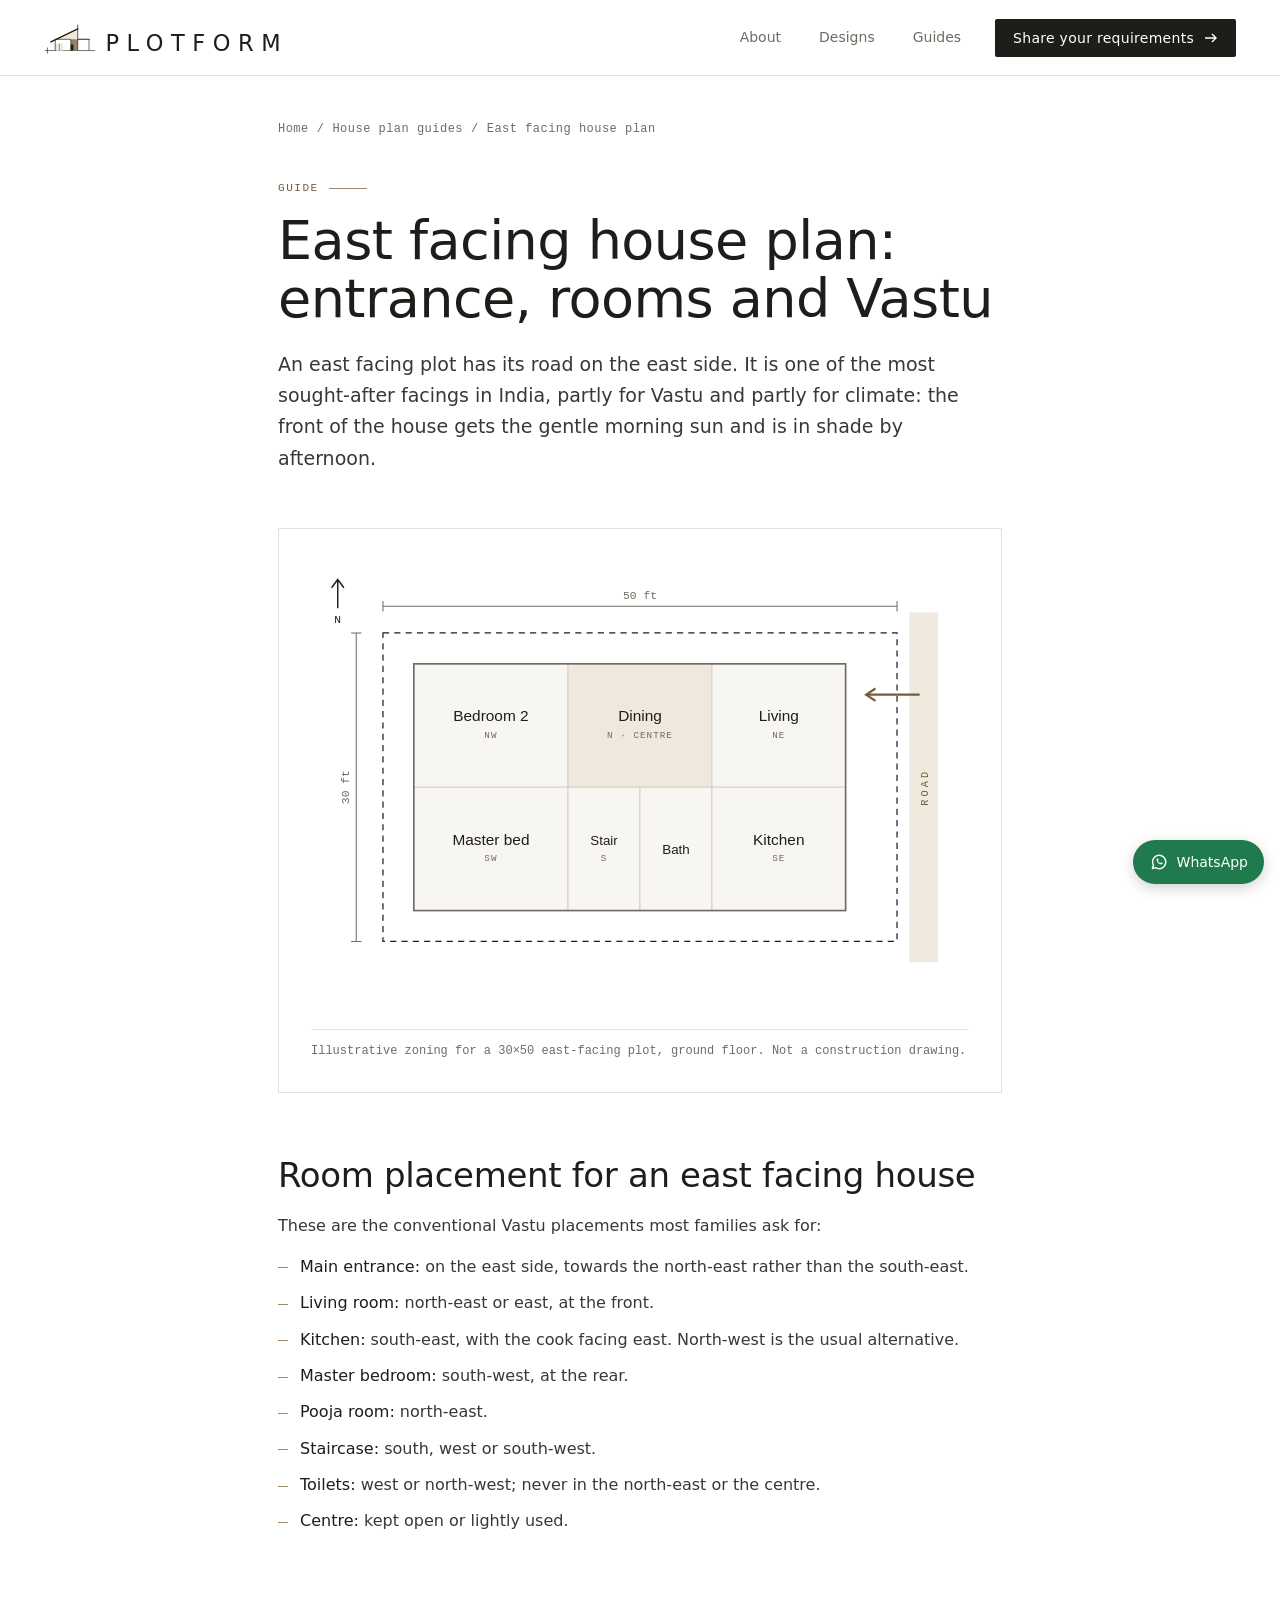
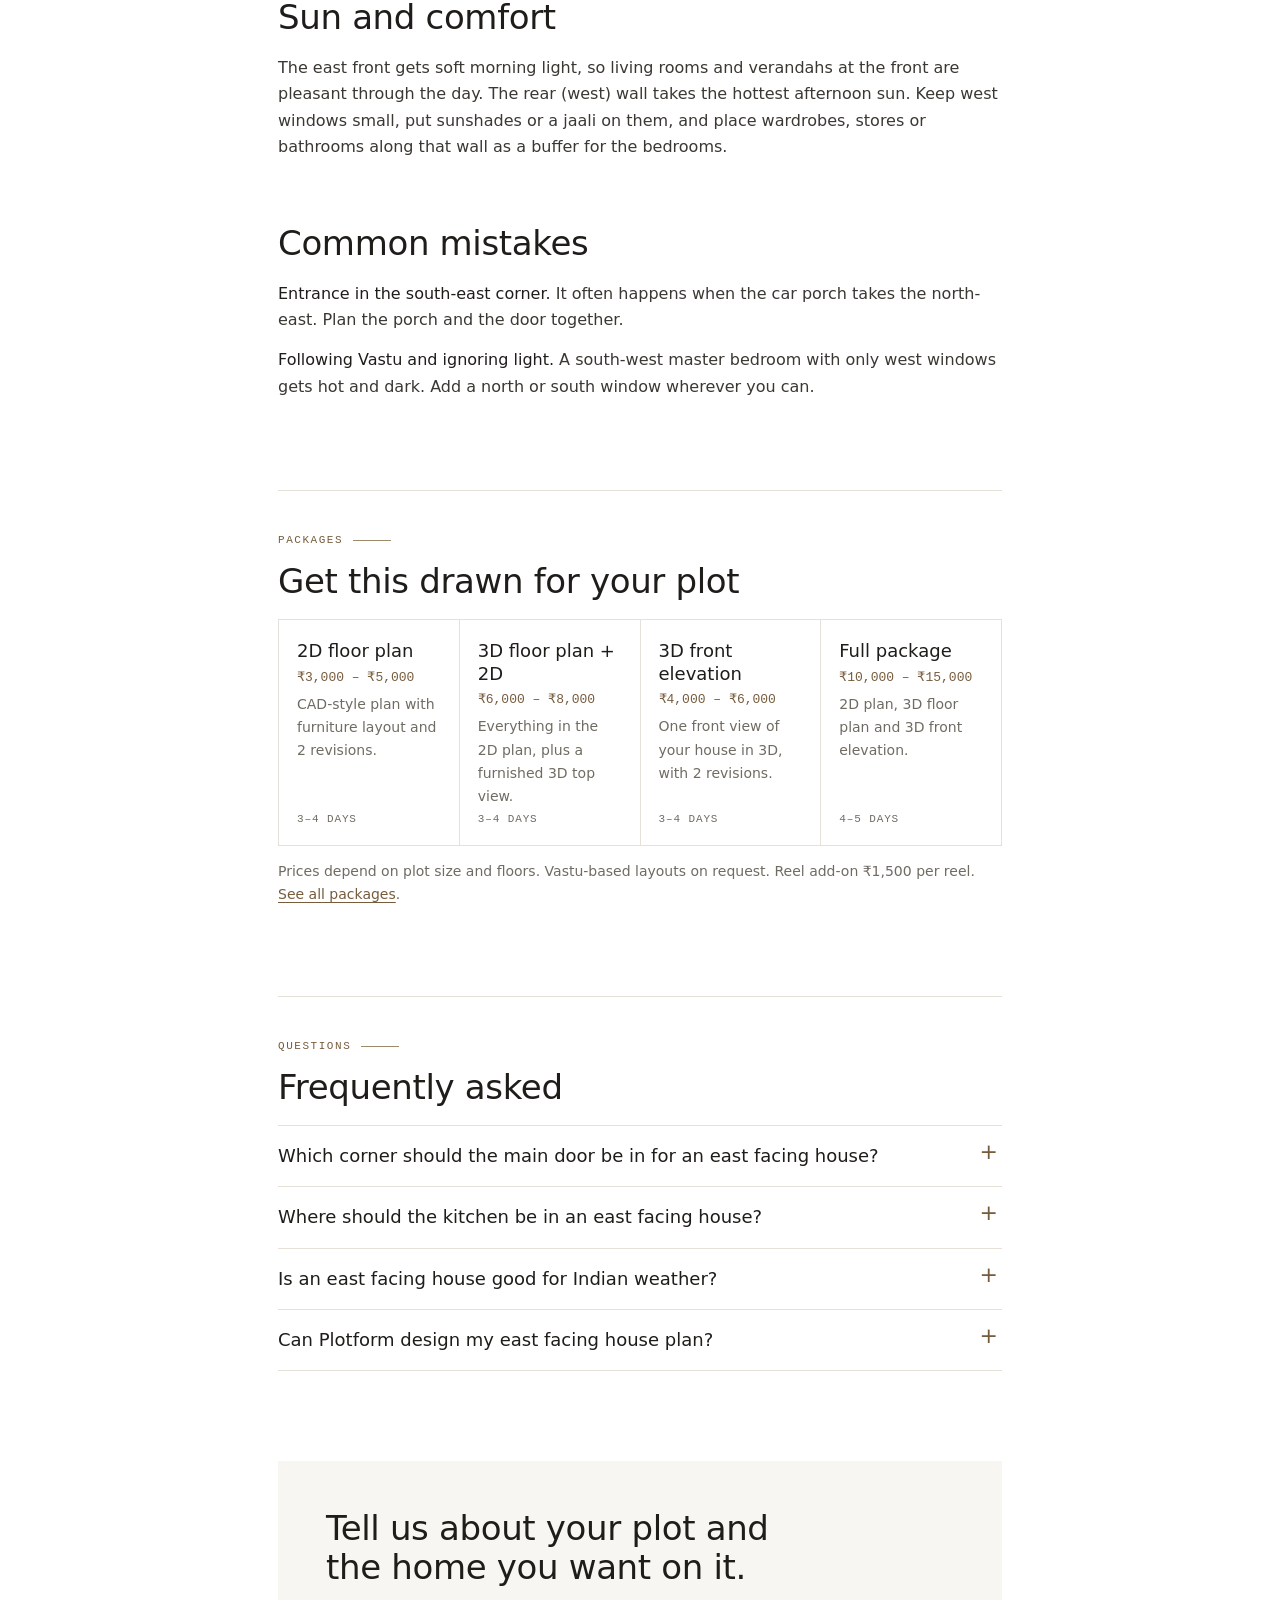
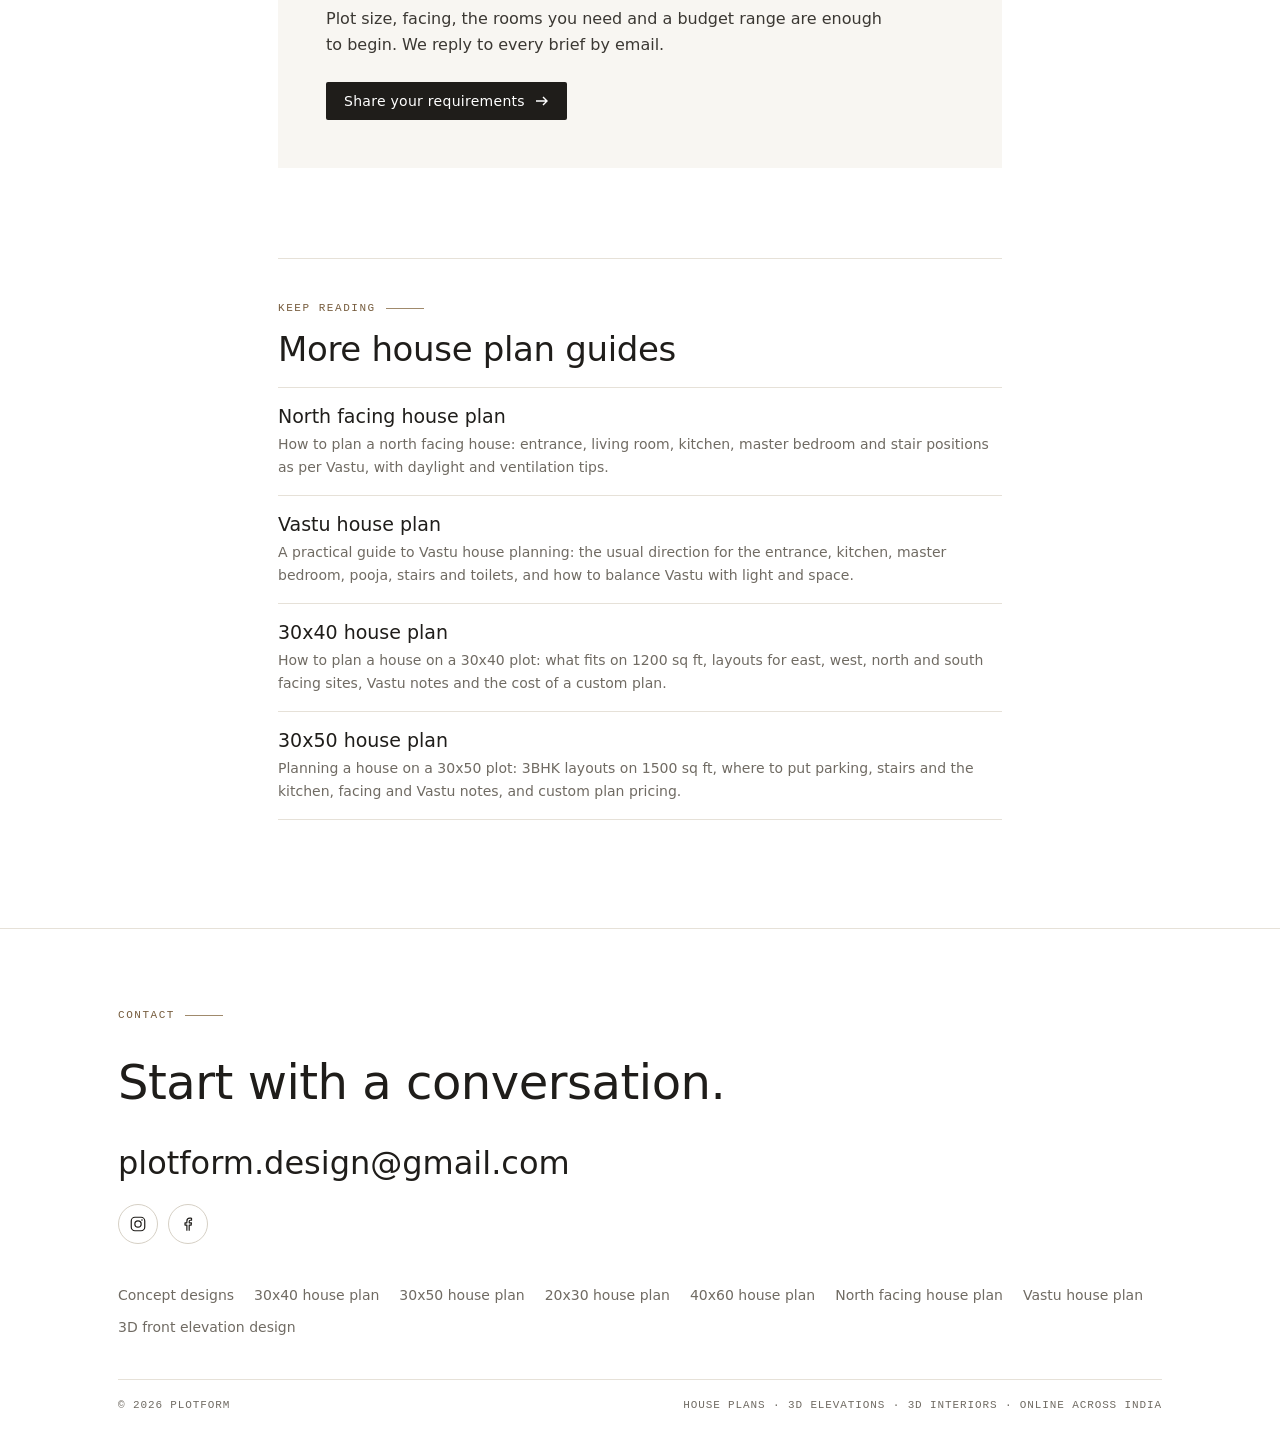
<file: east-facing-house-plan.html>
<!doctype html>
<html lang="en-IN">
<head>
<meta charset="utf-8">
<meta http-equiv="Content-Security-Policy" content="default-src 'self'; script-src 'self' 'unsafe-inline'; style-src 'self' 'unsafe-inline' https://fonts.googleapis.com; font-src 'self' https://fonts.gstatic.com; img-src 'self' data: blob:; connect-src 'self' https://script.google.com https://script.googleusercontent.com; manifest-src 'self'; worker-src 'self' blob:; object-src 'none'; base-uri 'self'; form-action 'self' mailto:; upgrade-insecure-requests">
<meta name="referrer" content="strict-origin-when-cross-origin">
<meta name="viewport" content="width=device-width,initial-scale=1,viewport-fit=cover">
<title>East Facing House Plan with Vastu: Room Placement Guide | Plotform</title>
<meta name="description" content="How to plan an east facing house: main entrance position, kitchen, master bedroom, pooja and stair placement as per Vastu, plus sun and ventilation tips.">
<link rel="canonical" href="https://plotform.design/east-facing-house-plan">
<meta name="robots" content="index,follow,max-image-preview:large">
<meta name="theme-color" content="#ffffff">
<link rel="icon" href="/favicon.svg" type="image/svg+xml">
<link rel="icon" href="/favicon-32.png" sizes="32x32" type="image/png">
<link rel="apple-touch-icon" href="/apple-touch-icon.png">
<link rel="manifest" href="/site.webmanifest">
<meta property="og:type" content="article">
<meta property="og:site_name" content="Plotform">
<meta property="og:locale" content="en_IN">
<meta property="og:url" content="https://plotform.design/east-facing-house-plan">
<meta property="og:title" content="East Facing House Plan with Vastu: Room Placement Guide">
<meta property="og:description" content="How to plan an east facing house: main entrance position, kitchen, master bedroom, pooja and stair placement as per Vastu, plus sun and ventilation tips.">
<meta property="og:image" content="https://plotform.design/og-image.jpg">
<meta property="og:image:width" content="1200">
<meta property="og:image:height" content="630">
<meta name="twitter:card" content="summary_large_image">
<meta name="twitter:title" content="East Facing House Plan with Vastu: Room Placement Guide">
<meta name="twitter:description" content="How to plan an east facing house: main entrance position, kitchen, master bedroom, pooja and stair placement as per Vastu, plus sun and ventilation tips.">
<meta name="twitter:image" content="https://plotform.design/og-image.jpg">
<link rel="preconnect" href="https://fonts.googleapis.com">
<link rel="preconnect" href="https://fonts.gstatic.com" crossorigin>
<link rel="stylesheet" href="https://fonts.googleapis.com/css2?family=IBM+Plex+Mono:wght@400;500&family=IBM+Plex+Sans:wght@300;400;500&family=Jost:wght@300;400;500&display=swap">
<link rel="stylesheet" href="/guide.css?v=20">
<script type="application/ld+json">{"@context": "https://schema.org", "@graph": [{"@type": "Organization", "@id": "https://plotform.design/#org", "name": "Plotform", "url": "https://plotform.design/"}, {"@type": "WebPage", "@id": "https://plotform.design/east-facing-house-plan#page", "url": "https://plotform.design/east-facing-house-plan", "name": "East Facing House Plan with Vastu: Room Placement Guide | Plotform", "description": "How to plan an east facing house: main entrance position, kitchen, master bedroom, pooja and stair placement as per Vastu, plus sun and ventilation tips.", "inLanguage": "en-IN", "isPartOf": {"@id": "https://plotform.design/#website"}, "publisher": {"@id": "https://plotform.design/#org"}, "about": {"@id": "https://plotform.design/#org"}, "dateModified": "2026-10-13", "breadcrumb": {"@id": "https://plotform.design/east-facing-house-plan#crumbs"}}, {"@type": "BreadcrumbList", "itemListElement": [{"@type": "ListItem", "position": 1, "name": "Home", "item": "https://plotform.design/"}, {"@type": "ListItem", "position": 2, "name": "House plan guides", "item": "https://plotform.design/house-plans"}, {"@type": "ListItem", "position": 3, "name": "East facing house plan", "item": "https://plotform.design/east-facing-house-plan"}], "@id": "https://plotform.design/east-facing-house-plan#crumbs"}, {"@type": "FAQPage", "mainEntity": [{"@type": "Question", "name": "Which corner should the main door be in for an east facing house?", "acceptedAnswer": {"@type": "Answer", "text": "Conventionally towards the north-east part of the east side, avoiding the south-east end."}}, {"@type": "Question", "name": "Where should the kitchen be in an east facing house?", "acceptedAnswer": {"@type": "Answer", "text": "South-east is preferred, with the cooking platform placed so you face east. North-west is the common alternative."}}, {"@type": "Question", "name": "Is an east facing house good for Indian weather?", "acceptedAnswer": {"@type": "Answer", "text": "Generally yes. The front gets morning sun and is shaded in the afternoon; the west wall at the back needs shading."}}, {"@type": "Question", "name": "Can Plotform design my east facing house plan?", "acceptedAnswer": {"@type": "Answer", "text": "Yes. Share your plot size and brief; a 2D floor plan costs ₹3,000 to ₹5,000 and is ready in 3 to 4 days."}}]}]}</script>
<style>
.burger{display:none}
@media (min-width:900px){.nav .links a:not(.btn){display:inline-block;padding:12px 4px}}
@media (max-width:899px){
  .burger{all:unset;-webkit-tap-highlight-color:transparent;box-sizing:border-box;cursor:pointer;display:grid;align-content:center;justify-items:end;gap:5px;width:44px;height:44px;padding:0 6px;position:relative;z-index:2;align-self:center;margin-right:-6px}
  .burger i{display:block;height:1.5px;background:var(--ink);transition:transform .35s cubic-bezier(.2,.7,.2,1),opacity .2s,width .35s}
  .burger i:nth-child(1){width:26px}.burger i:nth-child(2){width:17px}.burger i:nth-child(3){width:26px}
  .burger:focus-visible{outline:2px solid var(--oak);outline-offset:2px}
  .nav.menu-open .burger i:nth-child(1){transform:translateY(6.5px) rotate(45deg)}
  .nav.menu-open .burger i:nth-child(2){opacity:0;width:0}
  .nav.menu-open .burger i:nth-child(3){transform:translateY(-6.5px) rotate(-45deg)}
  .nav .links{position:absolute;top:calc(100% - 4px);right:clamp(16px,4vw,44px);left:auto;display:flex;flex-direction:column;align-items:flex-end;gap:0;width:max-content;min-width:168px;max-width:calc(100vw - 32px);padding:6px 18px 16px;background:var(--paper);border:0;border-radius:4px;box-shadow:0 10px 30px rgba(31,29,26,.13),0 1px 3px rgba(31,29,26,.08);
    opacity:0;visibility:hidden;transform:translateY(-6px);transition:opacity .25s ease,transform .3s cubic-bezier(.2,.7,.2,1),visibility 0s .3s;align-self:auto}
  .nav.menu-open .links{opacity:1;visibility:visible;transform:none;transition:opacity .25s ease,transform .3s cubic-bezier(.2,.7,.2,1)}
  .nav .links a:not(.btn){display:block;width:100%;text-align:right;padding:13px 2px;border-bottom:1px solid var(--hair);font-size:16px;line-height:1.2;color:var(--ink)}
  .nav .links .btn{display:inline-flex;justify-content:center;margin-top:12px;font-size:14px;padding:12px 14px}
}
</style>
</head>
<body>
<header class="nav">
  <a class="brand" href="/" aria-label="Plotform home"><svg id="brandSvg" viewBox="0 0 560 74" aria-hidden="true">
      <path d="M2 66H118M8 59V73" stroke="currentColor" stroke-width="1.4" fill="none"/>
      <g class="lg">
        <path class="lg-fill f1" d="M26 40L78 15V40Z" style="fill:var(--logo-soft)"/>
        <path class="lg-fill f2" d="M26.8 40.8H61.2V65.2H26.8Z" style="fill:var(--paper)"/>
        <path class="lg-fill f3" d="M27 50H44V66H27Z" style="fill:var(--logo-soft)"/>
        <path class="lg-fill f4" d="M62 40H78V66H62Z" fill="#a08a6c"/>
        <path class="lg-fill s1" d="M65 40V66" stroke="#7d6648" stroke-width=".8"/>
        <path class="lg-fill s2" d="M68 40V66" stroke="#7d6648" stroke-width=".8"/>
        <path class="lg-fill s3" d="M71 40V66" stroke="#7d6648" stroke-width=".8"/>
        <path class="lg-fill s4" d="M74 40V66" stroke="#7d6648" stroke-width=".8"/>
        <path class="lg-fill dr" d="M62 52H68V66H62Z" fill="#1f1d1a"/>
        <path class="lg-draw d1" d="M26 66V40H62V66" fill="none" stroke="currentColor" stroke-width="1.6"/>
        <path class="lg-draw d2" d="M35.5 66V50" fill="none" stroke="currentColor" stroke-width="1"/>
        <path class="lg-draw d3" d="M78 40H104V66M78 40H107" fill="none" stroke="currentColor" stroke-width="1.4"/>
        <path class="lg-draw d4" d="M78 66V6" fill="none" stroke="currentColor" stroke-width="1.6"/>
        <path class="lg-draw d5" d="M78 16L16 46" fill="none" stroke="currentColor" stroke-width="3" stroke-linecap="square"/>
      </g>
      <text id="brandWord" x="142" y="66" fill="currentColor" font-size="52" letter-spacing="17.5" style="font-family:var(--f-display);font-weight:400">PLOTFORM</text>
    </svg></a>
  <button class="burger" type="button" aria-label="Menu" aria-expanded="false" aria-controls="mainNav"><i></i><i></i><i></i></button>
  <nav class="links" id="mainNav" aria-label="Main">
    <a href="/?panel=about">About</a>
    <a href="/designs">Designs</a>
    <a href="/house-plans">Guides</a>
    <a class="btn" href="/?panel=brief">Share your requirements <svg viewBox="0 0 14 14" aria-hidden="true"><path d="M1 7h11M8 3l4 4-4 4" fill="none" stroke="currentColor" stroke-width="1.4"/></svg></a>
  </nav>
</header>
<main class="g" id="top">
<div class="wrap">
  <nav class="crumbs" aria-label="Breadcrumb"><a href="/">Home</a><span>/</span><a href="/house-plans">House plan guides</a><span>/</span><span aria-current="page">East facing house plan</span></nav>
  <p class="eyebrow">Guide</p>
  <h1>East facing house plan: entrance, rooms and Vastu</h1>
  <p class="lead">An east facing plot has its road on the east side. It is one of the most sought-after facings in India, partly for Vastu and partly for climate: the front of the house gets the gentle morning sun and is in shade by afternoon.</p>
  <figure class="fig fig-plan"><svg viewBox="0 0 640 440" role="img" aria-label="Illustrative zoning for a 30×50 east-facing plot, ground floor. Not a construction drawing." xmlns="http://www.w3.org/2000/svg"><rect x="582" y="50" width="28" height="340" fill="#efe8dc"/><text x="596.0" y="224.0" text-anchor="middle" font-family="IBM Plex Mono,monospace" font-size="10" letter-spacing="3" fill="#765c3d" transform="rotate(-90 596.0 220.0)">ROAD</text><rect x="100" y="100" width="150" height="120" fill="#f8f6f2" stroke="#d6d0c5" stroke-width="1"/><text x="175.0" y="156.0" text-anchor="middle" font-family="Jost,sans-serif" font-size="15" fill="#1f1d1a">Bedroom 2</text><text x="175.0" y="172.0" text-anchor="middle" font-family="IBM Plex Mono,monospace" font-size="9" letter-spacing="1" fill="#706b63">NW</text><rect x="100" y="220" width="150" height="120" fill="#f8f6f2" stroke="#d6d0c5" stroke-width="1"/><text x="175.0" y="276.0" text-anchor="middle" font-family="Jost,sans-serif" font-size="15" fill="#1f1d1a">Master bed</text><text x="175.0" y="292.0" text-anchor="middle" font-family="IBM Plex Mono,monospace" font-size="9" letter-spacing="1" fill="#706b63">SW</text><rect x="250" y="100" width="140" height="120" fill="#efe8dc" stroke="#d6d0c5" stroke-width="1"/><text x="320.0" y="156.0" text-anchor="middle" font-family="Jost,sans-serif" font-size="15" fill="#1f1d1a">Dining</text><text x="320.0" y="172.0" text-anchor="middle" font-family="IBM Plex Mono,monospace" font-size="9" letter-spacing="1" fill="#706b63">N · CENTRE</text><rect x="250" y="220" width="70" height="120" fill="#f8f6f2" stroke="#d6d0c5" stroke-width="1"/><text x="285.0" y="276.0" text-anchor="middle" font-family="Jost,sans-serif" font-size="13" fill="#1f1d1a">Stair</text><text x="285.0" y="292.0" text-anchor="middle" font-family="IBM Plex Mono,monospace" font-size="9" letter-spacing="1" fill="#706b63">S</text><rect x="320" y="220" width="70" height="120" fill="#f8f6f2" stroke="#d6d0c5" stroke-width="1"/><text x="355.0" y="285.0" text-anchor="middle" font-family="Jost,sans-serif" font-size="13" fill="#1f1d1a">Bath</text><rect x="390" y="100" width="130" height="120" fill="#f8f6f2" stroke="#d6d0c5" stroke-width="1"/><text x="455.0" y="156.0" text-anchor="middle" font-family="Jost,sans-serif" font-size="15" fill="#1f1d1a">Living</text><text x="455.0" y="172.0" text-anchor="middle" font-family="IBM Plex Mono,monospace" font-size="9" letter-spacing="1" fill="#706b63">NE</text><rect x="390" y="220" width="130" height="120" fill="#f8f6f2" stroke="#d6d0c5" stroke-width="1"/><text x="455.0" y="276.0" text-anchor="middle" font-family="Jost,sans-serif" font-size="15" fill="#1f1d1a">Kitchen</text><text x="455.0" y="292.0" text-anchor="middle" font-family="IBM Plex Mono,monospace" font-size="9" letter-spacing="1" fill="#706b63">SE</text><rect x="100" y="100" width="420" height="240" fill="none" stroke="#706b63" stroke-width="1.6"/><rect x="70" y="70" width="500" height="300" fill="none" stroke="#1f1d1a" stroke-width="1.2" stroke-dasharray="6 5"/><path d="M70 44H570M70 39v10M570 39v10" stroke="#706b63" stroke-width="1"/><text x="320.0" y="37" text-anchor="middle" font-family="IBM Plex Mono,monospace" font-size="11" fill="#706b63">50 ft</text><path d="M44 70V370M39 70h10M39 370h10" stroke="#706b63" stroke-width="1"/><text x="37" y="220.0" text-anchor="middle" font-family="IBM Plex Mono,monospace" font-size="11" fill="#706b63" transform="rotate(-90 37 220.0)">30 ft</text><path d="M592 130L540 130" stroke="#765c3d" stroke-width="2.2"/><path d="M549 124L540 130L549 136" fill="none" stroke="#765c3d" stroke-width="2.2"/><path d="M26 46V18M20 26L26 18L32 26" fill="none" stroke="#1f1d1a" stroke-width="1.4"/><text x="26" y="60" text-anchor="middle" font-family="IBM Plex Mono,monospace" font-size="11" fill="#1f1d1a">N</text></svg><figcaption>Illustrative zoning for a 30×50 east-facing plot, ground floor. Not a construction drawing.</figcaption></figure>
  <article class="body"><section><h2>Room placement for an east facing house</h2><p>These are the conventional Vastu placements most families ask for:</p><ul><li><b>Main entrance:</b> on the east side, towards the north-east rather than the south-east.</li><li><b>Living room:</b> north-east or east, at the front.</li><li><b>Kitchen:</b> south-east, with the cook facing east. North-west is the usual alternative.</li><li><b>Master bedroom:</b> south-west, at the rear.</li><li><b>Pooja room:</b> north-east.</li><li><b>Staircase:</b> south, west or south-west.</li><li><b>Toilets:</b> west or north-west; never in the north-east or the centre.</li><li><b>Centre:</b> kept open or lightly used.</li></ul></section><section><h2>Sun and comfort</h2><p>The east front gets soft morning light, so living rooms and verandahs at the front are pleasant through the day. The rear (west) wall takes the hottest afternoon sun. Keep west windows small, put sunshades or a jaali on them, and place wardrobes, stores or bathrooms along that wall as a buffer for the bedrooms.</p></section><section><h2>Common mistakes</h2><p><b>Entrance in the south-east corner.</b> It often happens when the car porch takes the north-east. Plan the porch and the door together.</p><p><b>Following Vastu and ignoring light.</b> A south-west master bedroom with only west windows gets hot and dark. Add a north or south window wherever you can.</p></section></article>
  <section class="pricing" aria-labelledby="pricing-h">
  <p class="eyebrow">Packages</p>
  <h2 id="pricing-h">Get this drawn for your plot</h2>
  <ul class="pkgs"><li><p class="pk">2D floor plan</p><p class="pp">₹3,000 – ₹5,000</p><p class="pd">CAD-style plan with furniture layout and 2 revisions.</p><p class="pt">3–4 days</p></li><li><p class="pk">3D floor plan + 2D</p><p class="pp">₹6,000 – ₹8,000</p><p class="pd">Everything in the 2D plan, plus a furnished 3D top view.</p><p class="pt">3–4 days</p></li><li><p class="pk">3D front elevation</p><p class="pp">₹4,000 – ₹6,000</p><p class="pd">One front view of your house in 3D, with 2 revisions.</p><p class="pt">3–4 days</p></li><li><p class="pk">Full package</p><p class="pp">₹10,000 – ₹15,000</p><p class="pd">2D plan, 3D floor plan and 3D front elevation.</p><p class="pt">4–5 days</p></li></ul>
  <p class="note">Prices depend on plot size and floors. Vastu-based layouts on request. Reel add-on ₹1,500 per reel. <a href="/#packages">See all packages</a>.</p>
</section>
  <section class="faq" aria-labelledby="faq-h"><p class="eyebrow">Questions</p><h2 id="faq-h">Frequently asked</h2><div class="qs"><details><summary>Which corner should the main door be in for an east facing house?</summary><p>Conventionally towards the north-east part of the east side, avoiding the south-east end.</p></details><details><summary>Where should the kitchen be in an east facing house?</summary><p>South-east is preferred, with the cooking platform placed so you face east. North-west is the common alternative.</p></details><details><summary>Is an east facing house good for Indian weather?</summary><p>Generally yes. The front gets morning sun and is shaded in the afternoon; the west wall at the back needs shading.</p></details><details><summary>Can Plotform design my east facing house plan?</summary><p>Yes. Share your plot size and brief; a 2D floor plan costs ₹3,000 to ₹5,000 and is ready in 3 to 4 days.</p></details></div></section>
  <section class="cta">
  <h2>Tell us about your plot and the home you want on it.</h2>
  <p>Plot size, facing, the rooms you need and a budget range are enough to begin. We reply to every brief by email.</p>
  <a class="btn" href="/?panel=brief">Share your requirements <svg viewBox="0 0 14 14" aria-hidden="true"><path d="M1 7h11M8 3l4 4-4 4" fill="none" stroke="currentColor" stroke-width="1.4"/></svg></a>
</section>
  <nav class="related" aria-labelledby="rel-h"><p class="eyebrow">Keep reading</p><h2 id="rel-h">More house plan guides</h2><ul><li><a href="/north-facing-house-plan">North facing house plan</a><span>How to plan a north facing house: entrance, living room, kitchen, master bedroom and stair positions as per Vastu, with daylight and ventilation tips.</span></li><li><a href="/vastu-house-plan">Vastu house plan</a><span>A practical guide to Vastu house planning: the usual direction for the entrance, kitchen, master bedroom, pooja, stairs and toilets, and how to balance Vastu with light and space.</span></li><li><a href="/30x40-house-plan">30x40 house plan</a><span>How to plan a house on a 30x40 plot: what fits on 1200 sq ft, layouts for east, west, north and south facing sites, Vastu notes and the cost of a custom plan.</span></li><li><a href="/30x50-house-plan">30x50 house plan</a><span>Planning a house on a 30x50 plot: 3BHK layouts on 1500 sq ft, where to put parking, stairs and the kitchen, facing and Vastu notes, and custom plan pricing.</span></li></ul></nav>
</div>
</main>
<footer class="contact">
  <div class="wrap">
    <p class="eyebrow">Contact</p>
    <p class="h2">Start with a conversation.</p>
    <a class="mail" href="mailto:plotform.design@gmail.com">plotform.design@gmail.com</a>
    <nav class="social" aria-label="Plotform on social media"><a href="https://www.instagram.com/plotform.design/" target="_blank" rel="noopener" aria-label="Plotform on Instagram"><svg viewBox="0 0 24 24" aria-hidden="true"><rect x="3" y="3" width="18" height="18" rx="5" fill="none" stroke="currentColor" stroke-width="1.6"/><circle cx="12" cy="12" r="4.2" fill="none" stroke="currentColor" stroke-width="1.6"/><circle cx="17.3" cy="6.7" r="1.1" fill="currentColor"/></svg></a><a href="https://www.facebook.com/profile.php?id=61595442266504" target="_blank" rel="noopener" aria-label="Plotform on Facebook"><svg viewBox="0 0 24 24" aria-hidden="true"><path d="M13.6 21v-7.6h2.6l.4-3h-3V8.5c0-.9.3-1.5 1.5-1.5h1.6V4.3c-.3 0-1.2-.1-2.3-.1-2.3 0-3.9 1.4-3.9 4V10.4H8v3h2.5V21" fill="none" stroke="currentColor" stroke-width="1.6" stroke-linejoin="round"/></svg></a></nav>
    <nav class="guides" aria-label="House plan guides"><a href="/designs">Concept designs</a><a href="/30x40-house-plan">30x40 house plan</a><a href="/30x50-house-plan">30x50 house plan</a><a href="/20x30-house-plan">20x30 house plan</a><a href="/40x60-house-plan">40x60 house plan</a><a href="/north-facing-house-plan">North facing house plan</a><a href="/vastu-house-plan">Vastu house plan</a><a href="/3d-front-elevation-design">3D front elevation design</a></nav>
    <div class="foot"><span>© 2026 Plotform</span><span>House plans · 3D elevations · 3D interiors · Online across India</span></div>
  </div>
</footer>
<a class="wa-fab" href="https://wa.me/919898667753?text=Hi%20Plotform%2C%20my%20plot%20is%20__%20x%20__%20ft%2C%20facing%20__%2C%20in%20__%20%28city%29." target="_blank" rel="noopener" aria-label="Chat with Plotform on WhatsApp"><svg viewBox="0 0 24 24" aria-hidden="true"><path d="M4 20l1.3-3.9A8 8 0 1 1 8 18.8z" fill="none" stroke="currentColor" stroke-width="1.7" stroke-linejoin="round"/><path d="M9 8.5c0 3.5 2.6 6.5 6.5 6.5l1-1.6-2-1-1 .9c-1.2-.5-2.3-1.6-2.8-2.8l.9-1-1-2z" fill="currentColor"/></svg><span>WhatsApp</span></a>
<style>.wa-fab{position:fixed;right:max(16px,env(safe-area-inset-right));bottom:calc(16px + env(safe-area-inset-bottom,0px));z-index:60;display:inline-flex;align-items:center;gap:8px;padding:12px 16px;border-radius:999px;background:#1f7a4d;color:#fff;text-decoration:none;font:500 14px/1 "IBM Plex Sans",system-ui,sans-serif;box-shadow:0 4px 14px rgba(0,0,0,.18)}.wa-fab:hover{background:#176139}.wa-fab svg{width:20px;height:20px}@media (max-width:480px){.wa-fab span{display:none}.wa-fab{padding:14px}}</style>
<script>
(() => { const nav = document.querySelector('.nav'), b = nav && nav.querySelector('.burger'); if(!b) return;
  const set = o => { nav.classList.toggle('menu-open', o); b.setAttribute('aria-expanded', o); };
  b.addEventListener('click', e => { e.stopPropagation(); set(!nav.classList.contains('menu-open')); });
  nav.querySelectorAll('.links a').forEach(a => a.addEventListener('click', () => set(false)));
  document.addEventListener('click', e => { if(!nav.contains(e.target)) set(false); });
  document.addEventListener('keydown', e => { if(e.key === 'Escape'){ set(false); b.focus(); } });
})();
</script>
</body>
</html>
</file>
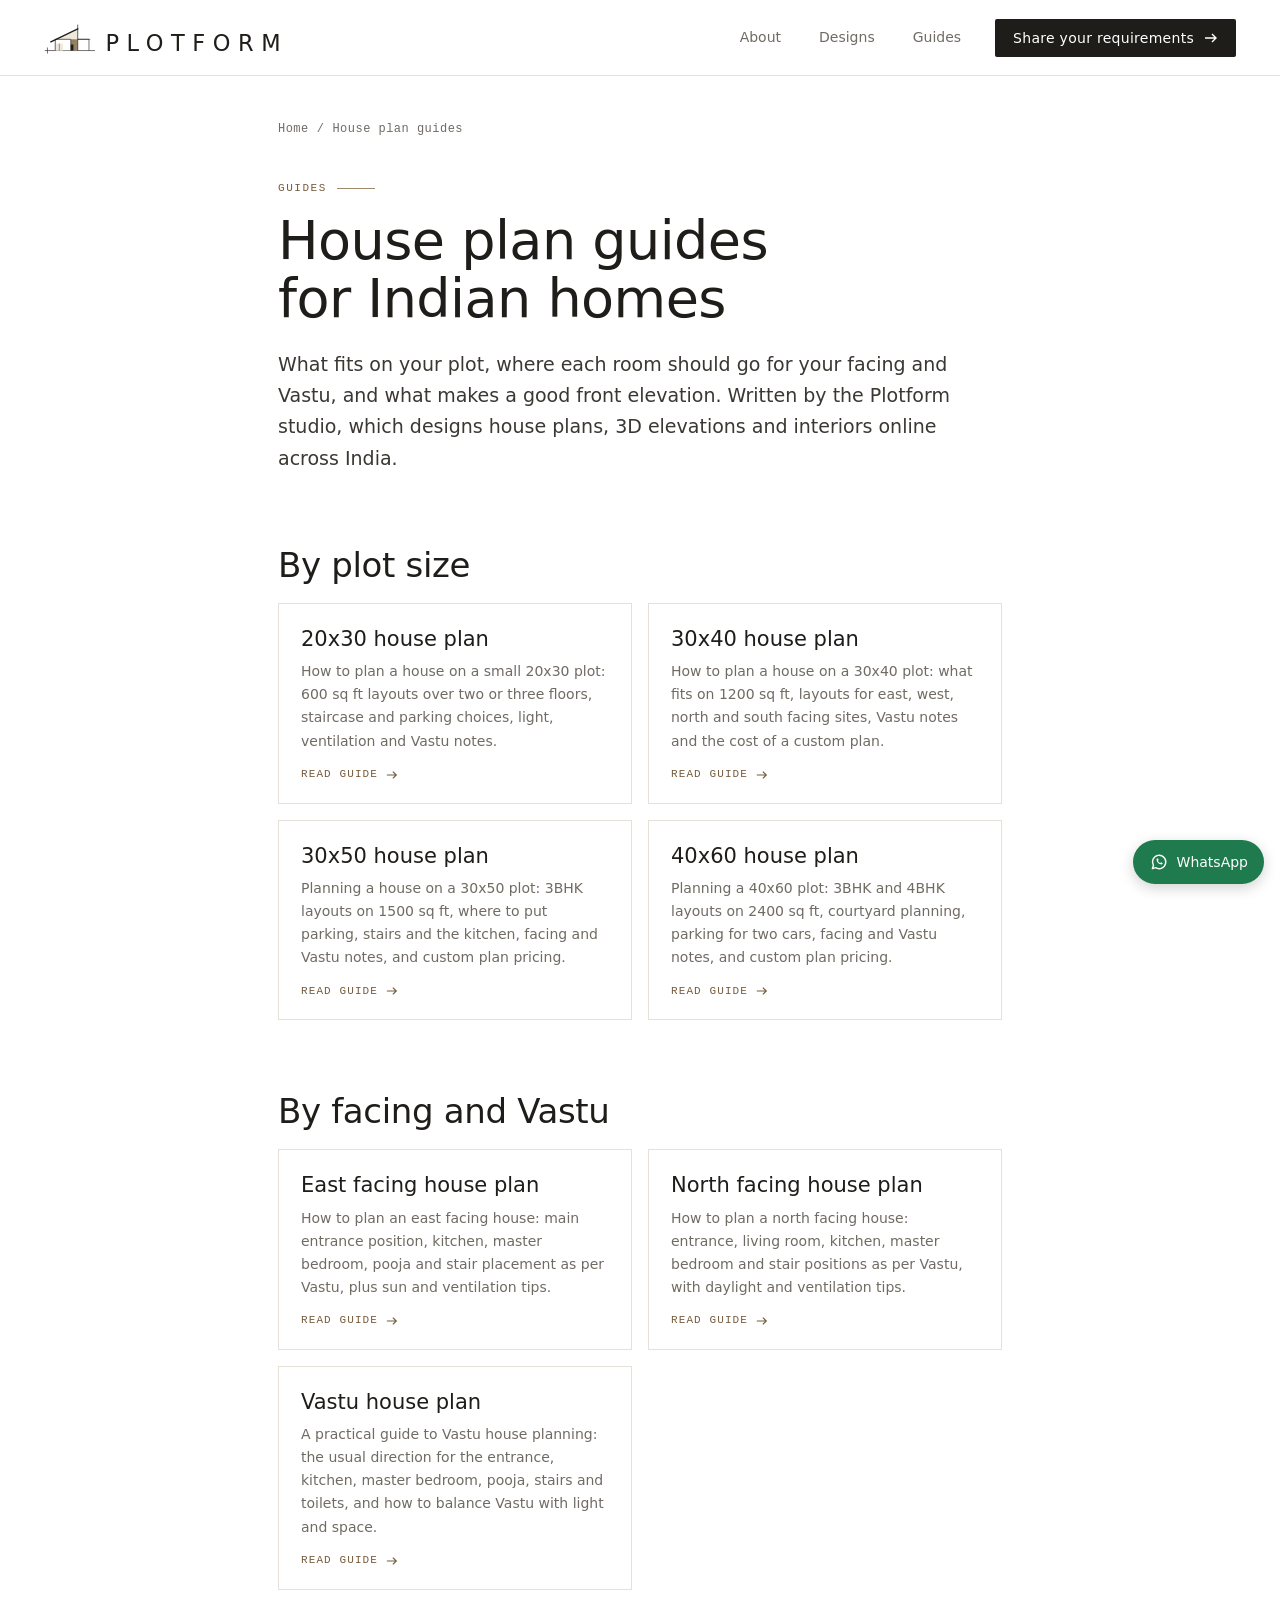
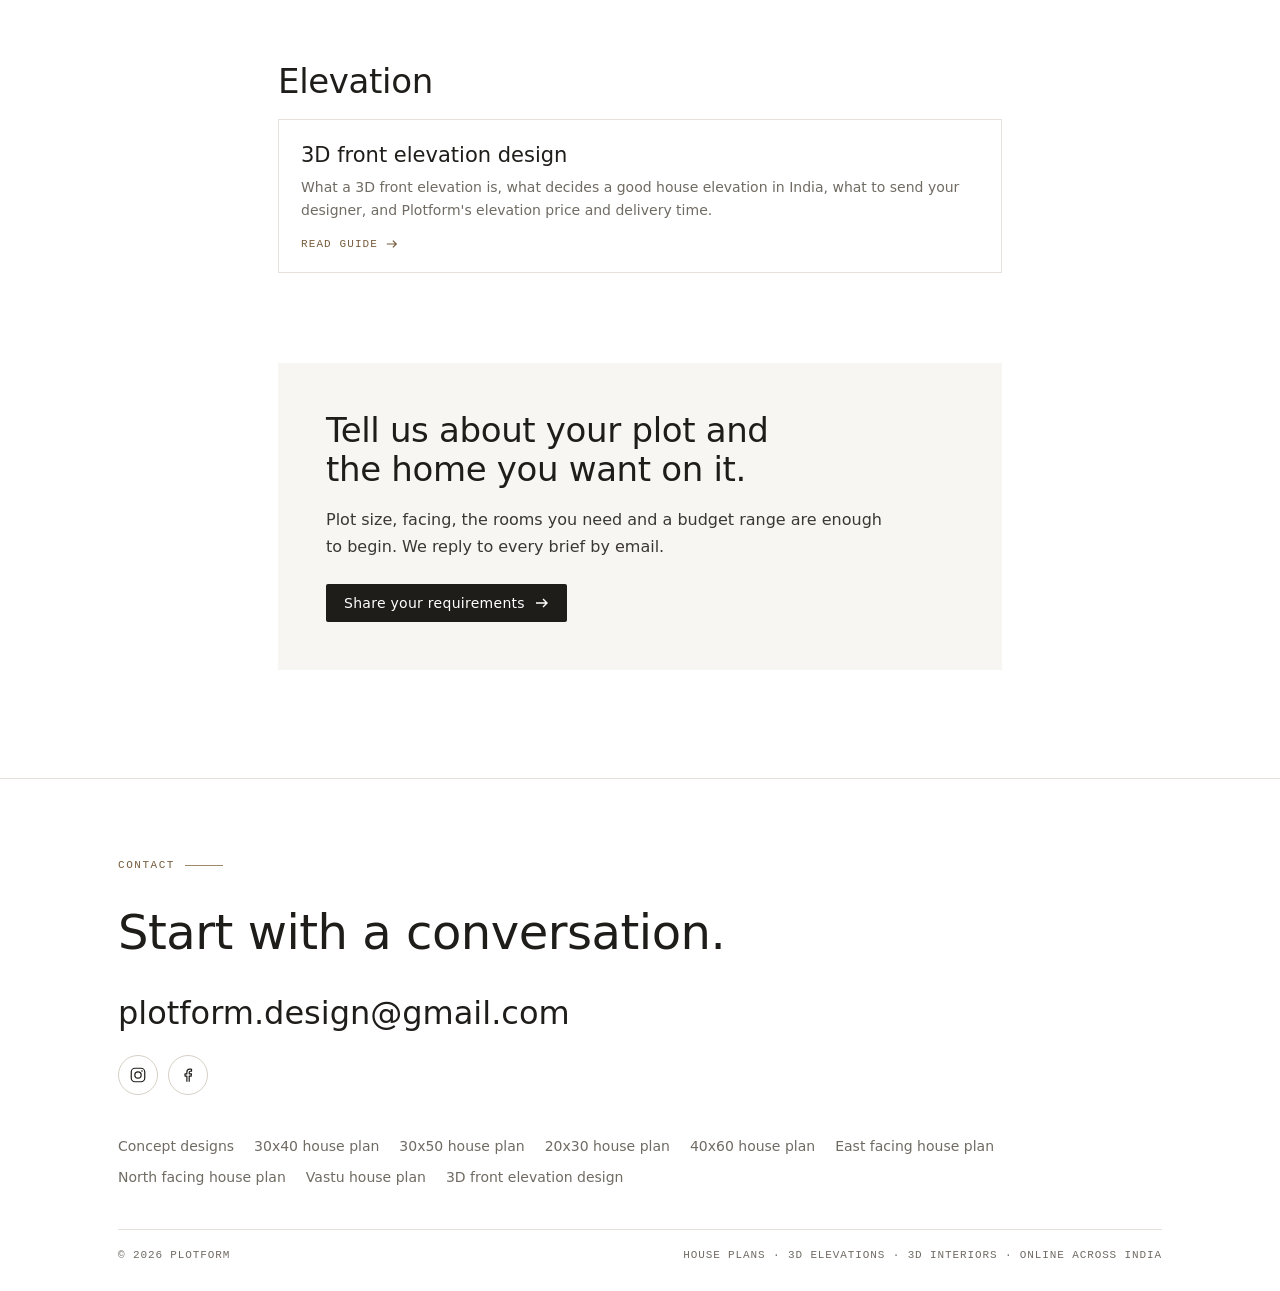
<file: house-plans.html>
<!doctype html>
<html lang="en-IN">
<head>
<meta charset="utf-8">
<meta http-equiv="Content-Security-Policy" content="default-src 'self'; script-src 'self' 'unsafe-inline'; style-src 'self' 'unsafe-inline' https://fonts.googleapis.com; font-src 'self' https://fonts.gstatic.com; img-src 'self' data: blob:; connect-src 'self' https://script.google.com https://script.googleusercontent.com; manifest-src 'self'; worker-src 'self' blob:; object-src 'none'; base-uri 'self'; form-action 'self' mailto:; upgrade-insecure-requests">
<meta name="referrer" content="strict-origin-when-cross-origin">
<meta name="viewport" content="width=device-width,initial-scale=1,viewport-fit=cover">
<title>House Plan Guides: Plot Sizes, Facing &amp; Vastu | Plotform</title>
<meta name="description" content="Practical guides to planning a house in India: 20x30, 30x40, 30x50 and 40x60 plots, east and north facing layouts, Vastu room placement and 3D front elevations.">
<link rel="canonical" href="https://plotform.design/house-plans">
<meta name="robots" content="index,follow,max-image-preview:large">
<meta name="theme-color" content="#ffffff">
<link rel="icon" href="/favicon.svg" type="image/svg+xml">
<link rel="icon" href="/favicon-32.png" sizes="32x32" type="image/png">
<link rel="apple-touch-icon" href="/apple-touch-icon.png">
<link rel="manifest" href="/site.webmanifest">
<meta property="og:type" content="article">
<meta property="og:site_name" content="Plotform">
<meta property="og:locale" content="en_IN">
<meta property="og:url" content="https://plotform.design/house-plans">
<meta property="og:title" content="House Plan Guides: Plot Sizes, Facing &amp; Vastu">
<meta property="og:description" content="Practical guides to planning a house in India: 20x30, 30x40, 30x50 and 40x60 plots, east and north facing layouts, Vastu room placement and 3D front elevations.">
<meta property="og:image" content="https://plotform.design/og-image.jpg">
<meta property="og:image:width" content="1200">
<meta property="og:image:height" content="630">
<meta name="twitter:card" content="summary_large_image">
<meta name="twitter:title" content="House Plan Guides: Plot Sizes, Facing &amp; Vastu">
<meta name="twitter:description" content="Practical guides to planning a house in India: 20x30, 30x40, 30x50 and 40x60 plots, east and north facing layouts, Vastu room placement and 3D front elevations.">
<meta name="twitter:image" content="https://plotform.design/og-image.jpg">
<link rel="preconnect" href="https://fonts.googleapis.com">
<link rel="preconnect" href="https://fonts.gstatic.com" crossorigin>
<link rel="stylesheet" href="https://fonts.googleapis.com/css2?family=IBM+Plex+Mono:wght@400;500&family=IBM+Plex+Sans:wght@300;400;500&family=Jost:wght@300;400;500&display=swap">
<link rel="stylesheet" href="/guide.css?v=20">
<script type="application/ld+json">{"@context": "https://schema.org", "@graph": [{"@type": "Organization", "@id": "https://plotform.design/#org", "name": "Plotform", "url": "https://plotform.design/"}, {"@type": "CollectionPage", "@id": "https://plotform.design/house-plans#page", "url": "https://plotform.design/house-plans", "name": "House Plan Guides: Plot Sizes, Facing & Vastu | Plotform", "description": "Practical guides to planning a house in India: 20x30, 30x40, 30x50 and 40x60 plots, east and north facing layouts, Vastu room placement and 3D front elevations.", "inLanguage": "en-IN", "isPartOf": {"@id": "https://plotform.design/#website"}, "publisher": {"@id": "https://plotform.design/#org"}, "mainEntity": {"@type": "ItemList", "itemListElement": [{"@type": "ListItem", "position": 1, "url": "https://plotform.design/30x40-house-plan", "name": "30x40 house plan"}, {"@type": "ListItem", "position": 2, "url": "https://plotform.design/30x50-house-plan", "name": "30x50 house plan"}, {"@type": "ListItem", "position": 3, "url": "https://plotform.design/20x30-house-plan", "name": "20x30 house plan"}, {"@type": "ListItem", "position": 4, "url": "https://plotform.design/40x60-house-plan", "name": "40x60 house plan"}, {"@type": "ListItem", "position": 5, "url": "https://plotform.design/east-facing-house-plan", "name": "East facing house plan"}, {"@type": "ListItem", "position": 6, "url": "https://plotform.design/north-facing-house-plan", "name": "North facing house plan"}, {"@type": "ListItem", "position": 7, "url": "https://plotform.design/vastu-house-plan", "name": "Vastu house plan"}, {"@type": "ListItem", "position": 8, "url": "https://plotform.design/3d-front-elevation-design", "name": "3D front elevation design"}]}}, {"@type": "BreadcrumbList", "itemListElement": [{"@type": "ListItem", "position": 1, "name": "Home", "item": "https://plotform.design/"}, {"@type": "ListItem", "position": 2, "name": "House plan guides", "item": "https://plotform.design/house-plans"}]}]}</script>
<style>
.burger{display:none}
@media (min-width:900px){.nav .links a:not(.btn){display:inline-block;padding:12px 4px}}
@media (max-width:899px){
  .burger{all:unset;-webkit-tap-highlight-color:transparent;box-sizing:border-box;cursor:pointer;display:grid;align-content:center;justify-items:end;gap:5px;width:44px;height:44px;padding:0 6px;position:relative;z-index:2;align-self:center;margin-right:-6px}
  .burger i{display:block;height:1.5px;background:var(--ink);transition:transform .35s cubic-bezier(.2,.7,.2,1),opacity .2s,width .35s}
  .burger i:nth-child(1){width:26px}.burger i:nth-child(2){width:17px}.burger i:nth-child(3){width:26px}
  .burger:focus-visible{outline:2px solid var(--oak);outline-offset:2px}
  .nav.menu-open .burger i:nth-child(1){transform:translateY(6.5px) rotate(45deg)}
  .nav.menu-open .burger i:nth-child(2){opacity:0;width:0}
  .nav.menu-open .burger i:nth-child(3){transform:translateY(-6.5px) rotate(-45deg)}
  .nav .links{position:absolute;top:calc(100% - 4px);right:clamp(16px,4vw,44px);left:auto;display:flex;flex-direction:column;align-items:flex-end;gap:0;width:max-content;min-width:168px;max-width:calc(100vw - 32px);padding:6px 18px 16px;background:var(--paper);border:0;border-radius:4px;box-shadow:0 10px 30px rgba(31,29,26,.13),0 1px 3px rgba(31,29,26,.08);
    opacity:0;visibility:hidden;transform:translateY(-6px);transition:opacity .25s ease,transform .3s cubic-bezier(.2,.7,.2,1),visibility 0s .3s;align-self:auto}
  .nav.menu-open .links{opacity:1;visibility:visible;transform:none;transition:opacity .25s ease,transform .3s cubic-bezier(.2,.7,.2,1)}
  .nav .links a:not(.btn){display:block;width:100%;text-align:right;padding:13px 2px;border-bottom:1px solid var(--hair);font-size:16px;line-height:1.2;color:var(--ink)}
  .nav .links .btn{display:inline-flex;justify-content:center;margin-top:12px;font-size:14px;padding:12px 14px}
}
</style>
</head>
<body>
<header class="nav">
  <a class="brand" href="/" aria-label="Plotform home"><svg id="brandSvg" viewBox="0 0 560 74" aria-hidden="true">
      <path d="M2 66H118M8 59V73" stroke="currentColor" stroke-width="1.4" fill="none"/>
      <g class="lg">
        <path class="lg-fill f1" d="M26 40L78 15V40Z" style="fill:var(--logo-soft)"/>
        <path class="lg-fill f2" d="M26.8 40.8H61.2V65.2H26.8Z" style="fill:var(--paper)"/>
        <path class="lg-fill f3" d="M27 50H44V66H27Z" style="fill:var(--logo-soft)"/>
        <path class="lg-fill f4" d="M62 40H78V66H62Z" fill="#a08a6c"/>
        <path class="lg-fill s1" d="M65 40V66" stroke="#7d6648" stroke-width=".8"/>
        <path class="lg-fill s2" d="M68 40V66" stroke="#7d6648" stroke-width=".8"/>
        <path class="lg-fill s3" d="M71 40V66" stroke="#7d6648" stroke-width=".8"/>
        <path class="lg-fill s4" d="M74 40V66" stroke="#7d6648" stroke-width=".8"/>
        <path class="lg-fill dr" d="M62 52H68V66H62Z" fill="#1f1d1a"/>
        <path class="lg-draw d1" d="M26 66V40H62V66" fill="none" stroke="currentColor" stroke-width="1.6"/>
        <path class="lg-draw d2" d="M35.5 66V50" fill="none" stroke="currentColor" stroke-width="1"/>
        <path class="lg-draw d3" d="M78 40H104V66M78 40H107" fill="none" stroke="currentColor" stroke-width="1.4"/>
        <path class="lg-draw d4" d="M78 66V6" fill="none" stroke="currentColor" stroke-width="1.6"/>
        <path class="lg-draw d5" d="M78 16L16 46" fill="none" stroke="currentColor" stroke-width="3" stroke-linecap="square"/>
      </g>
      <text id="brandWord" x="142" y="66" fill="currentColor" font-size="52" letter-spacing="17.5" style="font-family:var(--f-display);font-weight:400">PLOTFORM</text>
    </svg></a>
  <button class="burger" type="button" aria-label="Menu" aria-expanded="false" aria-controls="mainNav"><i></i><i></i><i></i></button>
  <nav class="links" id="mainNav" aria-label="Main">
    <a href="/?panel=about">About</a>
    <a href="/designs">Designs</a>
    <a href="/house-plans">Guides</a>
    <a class="btn" href="/?panel=brief">Share your requirements <svg viewBox="0 0 14 14" aria-hidden="true"><path d="M1 7h11M8 3l4 4-4 4" fill="none" stroke="currentColor" stroke-width="1.4"/></svg></a>
  </nav>
</header>
<main class="g" id="top">
<div class="wrap">
  <nav class="crumbs" aria-label="Breadcrumb"><a href="/">Home</a><span>/</span><span aria-current="page">House plan guides</span></nav>
  <p class="eyebrow">Guides</p>
  <h1>House plan guides for Indian homes</h1>
  <p class="lead">What fits on your plot, where each room should go for your facing and Vastu, and what makes a good front elevation. Written by the Plotform studio, which designs house plans, 3D elevations and interiors online across India.</p>
  <section class="hubgroup"><h2>By plot size</h2><ul class="cards"><li><a href="/20x30-house-plan"><span class="ct">20x30 house plan</span><span class="cd">How to plan a house on a small 20x30 plot: 600 sq ft layouts over two or three floors, staircase and parking choices, light, ventilation and Vastu notes.</span><span class="cr">Read guide <svg viewBox="0 0 14 14" aria-hidden="true"><path d="M1 7h11M8 3l4 4-4 4" fill="none" stroke="currentColor" stroke-width="1.4"/></svg></span></a></li><li><a href="/30x40-house-plan"><span class="ct">30x40 house plan</span><span class="cd">How to plan a house on a 30x40 plot: what fits on 1200 sq ft, layouts for east, west, north and south facing sites, Vastu notes and the cost of a custom plan.</span><span class="cr">Read guide <svg viewBox="0 0 14 14" aria-hidden="true"><path d="M1 7h11M8 3l4 4-4 4" fill="none" stroke="currentColor" stroke-width="1.4"/></svg></span></a></li><li><a href="/30x50-house-plan"><span class="ct">30x50 house plan</span><span class="cd">Planning a house on a 30x50 plot: 3BHK layouts on 1500 sq ft, where to put parking, stairs and the kitchen, facing and Vastu notes, and custom plan pricing.</span><span class="cr">Read guide <svg viewBox="0 0 14 14" aria-hidden="true"><path d="M1 7h11M8 3l4 4-4 4" fill="none" stroke="currentColor" stroke-width="1.4"/></svg></span></a></li><li><a href="/40x60-house-plan"><span class="ct">40x60 house plan</span><span class="cd">Planning a 40x60 plot: 3BHK and 4BHK layouts on 2400 sq ft, courtyard planning, parking for two cars, facing and Vastu notes, and custom plan pricing.</span><span class="cr">Read guide <svg viewBox="0 0 14 14" aria-hidden="true"><path d="M1 7h11M8 3l4 4-4 4" fill="none" stroke="currentColor" stroke-width="1.4"/></svg></span></a></li></ul></section><section class="hubgroup"><h2>By facing and Vastu</h2><ul class="cards"><li><a href="/east-facing-house-plan"><span class="ct">East facing house plan</span><span class="cd">How to plan an east facing house: main entrance position, kitchen, master bedroom, pooja and stair placement as per Vastu, plus sun and ventilation tips.</span><span class="cr">Read guide <svg viewBox="0 0 14 14" aria-hidden="true"><path d="M1 7h11M8 3l4 4-4 4" fill="none" stroke="currentColor" stroke-width="1.4"/></svg></span></a></li><li><a href="/north-facing-house-plan"><span class="ct">North facing house plan</span><span class="cd">How to plan a north facing house: entrance, living room, kitchen, master bedroom and stair positions as per Vastu, with daylight and ventilation tips.</span><span class="cr">Read guide <svg viewBox="0 0 14 14" aria-hidden="true"><path d="M1 7h11M8 3l4 4-4 4" fill="none" stroke="currentColor" stroke-width="1.4"/></svg></span></a></li><li><a href="/vastu-house-plan"><span class="ct">Vastu house plan</span><span class="cd">A practical guide to Vastu house planning: the usual direction for the entrance, kitchen, master bedroom, pooja, stairs and toilets, and how to balance Vastu with light and space.</span><span class="cr">Read guide <svg viewBox="0 0 14 14" aria-hidden="true"><path d="M1 7h11M8 3l4 4-4 4" fill="none" stroke="currentColor" stroke-width="1.4"/></svg></span></a></li></ul></section><section class="hubgroup"><h2>Elevation</h2><ul class="cards"><li><a href="/3d-front-elevation-design"><span class="ct">3D front elevation design</span><span class="cd">What a 3D front elevation is, what decides a good house elevation in India, what to send your designer, and Plotform&#x27;s elevation price and delivery time.</span><span class="cr">Read guide <svg viewBox="0 0 14 14" aria-hidden="true"><path d="M1 7h11M8 3l4 4-4 4" fill="none" stroke="currentColor" stroke-width="1.4"/></svg></span></a></li></ul></section>
  <section class="cta">
  <h2>Tell us about your plot and the home you want on it.</h2>
  <p>Plot size, facing, the rooms you need and a budget range are enough to begin. We reply to every brief by email.</p>
  <a class="btn" href="/?panel=brief">Share your requirements <svg viewBox="0 0 14 14" aria-hidden="true"><path d="M1 7h11M8 3l4 4-4 4" fill="none" stroke="currentColor" stroke-width="1.4"/></svg></a>
</section>
</div>
</main>
<footer class="contact">
  <div class="wrap">
    <p class="eyebrow">Contact</p>
    <p class="h2">Start with a conversation.</p>
    <a class="mail" href="mailto:plotform.design@gmail.com">plotform.design@gmail.com</a>
    <nav class="social" aria-label="Plotform on social media"><a href="https://www.instagram.com/plotform.design/" target="_blank" rel="noopener" aria-label="Plotform on Instagram"><svg viewBox="0 0 24 24" aria-hidden="true"><rect x="3" y="3" width="18" height="18" rx="5" fill="none" stroke="currentColor" stroke-width="1.6"/><circle cx="12" cy="12" r="4.2" fill="none" stroke="currentColor" stroke-width="1.6"/><circle cx="17.3" cy="6.7" r="1.1" fill="currentColor"/></svg></a><a href="https://www.facebook.com/profile.php?id=61595442266504" target="_blank" rel="noopener" aria-label="Plotform on Facebook"><svg viewBox="0 0 24 24" aria-hidden="true"><path d="M13.6 21v-7.6h2.6l.4-3h-3V8.5c0-.9.3-1.5 1.5-1.5h1.6V4.3c-.3 0-1.2-.1-2.3-.1-2.3 0-3.9 1.4-3.9 4V10.4H8v3h2.5V21" fill="none" stroke="currentColor" stroke-width="1.6" stroke-linejoin="round"/></svg></a></nav>
    <nav class="guides" aria-label="House plan guides"><a href="/designs">Concept designs</a><a href="/30x40-house-plan">30x40 house plan</a><a href="/30x50-house-plan">30x50 house plan</a><a href="/20x30-house-plan">20x30 house plan</a><a href="/40x60-house-plan">40x60 house plan</a><a href="/east-facing-house-plan">East facing house plan</a><a href="/north-facing-house-plan">North facing house plan</a><a href="/vastu-house-plan">Vastu house plan</a><a href="/3d-front-elevation-design">3D front elevation design</a></nav>
    <div class="foot"><span>© 2026 Plotform</span><span>House plans · 3D elevations · 3D interiors · Online across India</span></div>
  </div>
</footer>
<a class="wa-fab" href="https://wa.me/919898667753?text=Hi%20Plotform%2C%20my%20plot%20is%20__%20x%20__%20ft%2C%20facing%20__%2C%20in%20__%20%28city%29." target="_blank" rel="noopener" aria-label="Chat with Plotform on WhatsApp"><svg viewBox="0 0 24 24" aria-hidden="true"><path d="M4 20l1.3-3.9A8 8 0 1 1 8 18.8z" fill="none" stroke="currentColor" stroke-width="1.7" stroke-linejoin="round"/><path d="M9 8.5c0 3.5 2.6 6.5 6.5 6.5l1-1.6-2-1-1 .9c-1.2-.5-2.3-1.6-2.8-2.8l.9-1-1-2z" fill="currentColor"/></svg><span>WhatsApp</span></a>
<style>.wa-fab{position:fixed;right:max(16px,env(safe-area-inset-right));bottom:calc(16px + env(safe-area-inset-bottom,0px));z-index:60;display:inline-flex;align-items:center;gap:8px;padding:12px 16px;border-radius:999px;background:#1f7a4d;color:#fff;text-decoration:none;font:500 14px/1 "IBM Plex Sans",system-ui,sans-serif;box-shadow:0 4px 14px rgba(0,0,0,.18)}.wa-fab:hover{background:#176139}.wa-fab svg{width:20px;height:20px}@media (max-width:480px){.wa-fab span{display:none}.wa-fab{padding:14px}}</style>
<script>
(() => { const nav = document.querySelector('.nav'), b = nav && nav.querySelector('.burger'); if(!b) return;
  const set = o => { nav.classList.toggle('menu-open', o); b.setAttribute('aria-expanded', o); };
  b.addEventListener('click', e => { e.stopPropagation(); set(!nav.classList.contains('menu-open')); });
  nav.querySelectorAll('.links a').forEach(a => a.addEventListener('click', () => set(false)));
  document.addEventListener('click', e => { if(!nav.contains(e.target)) set(false); });
  document.addEventListener('keydown', e => { if(e.key === 'Escape'){ set(false); b.focus(); } });
})();
</script>
</body>
</html>
</file>
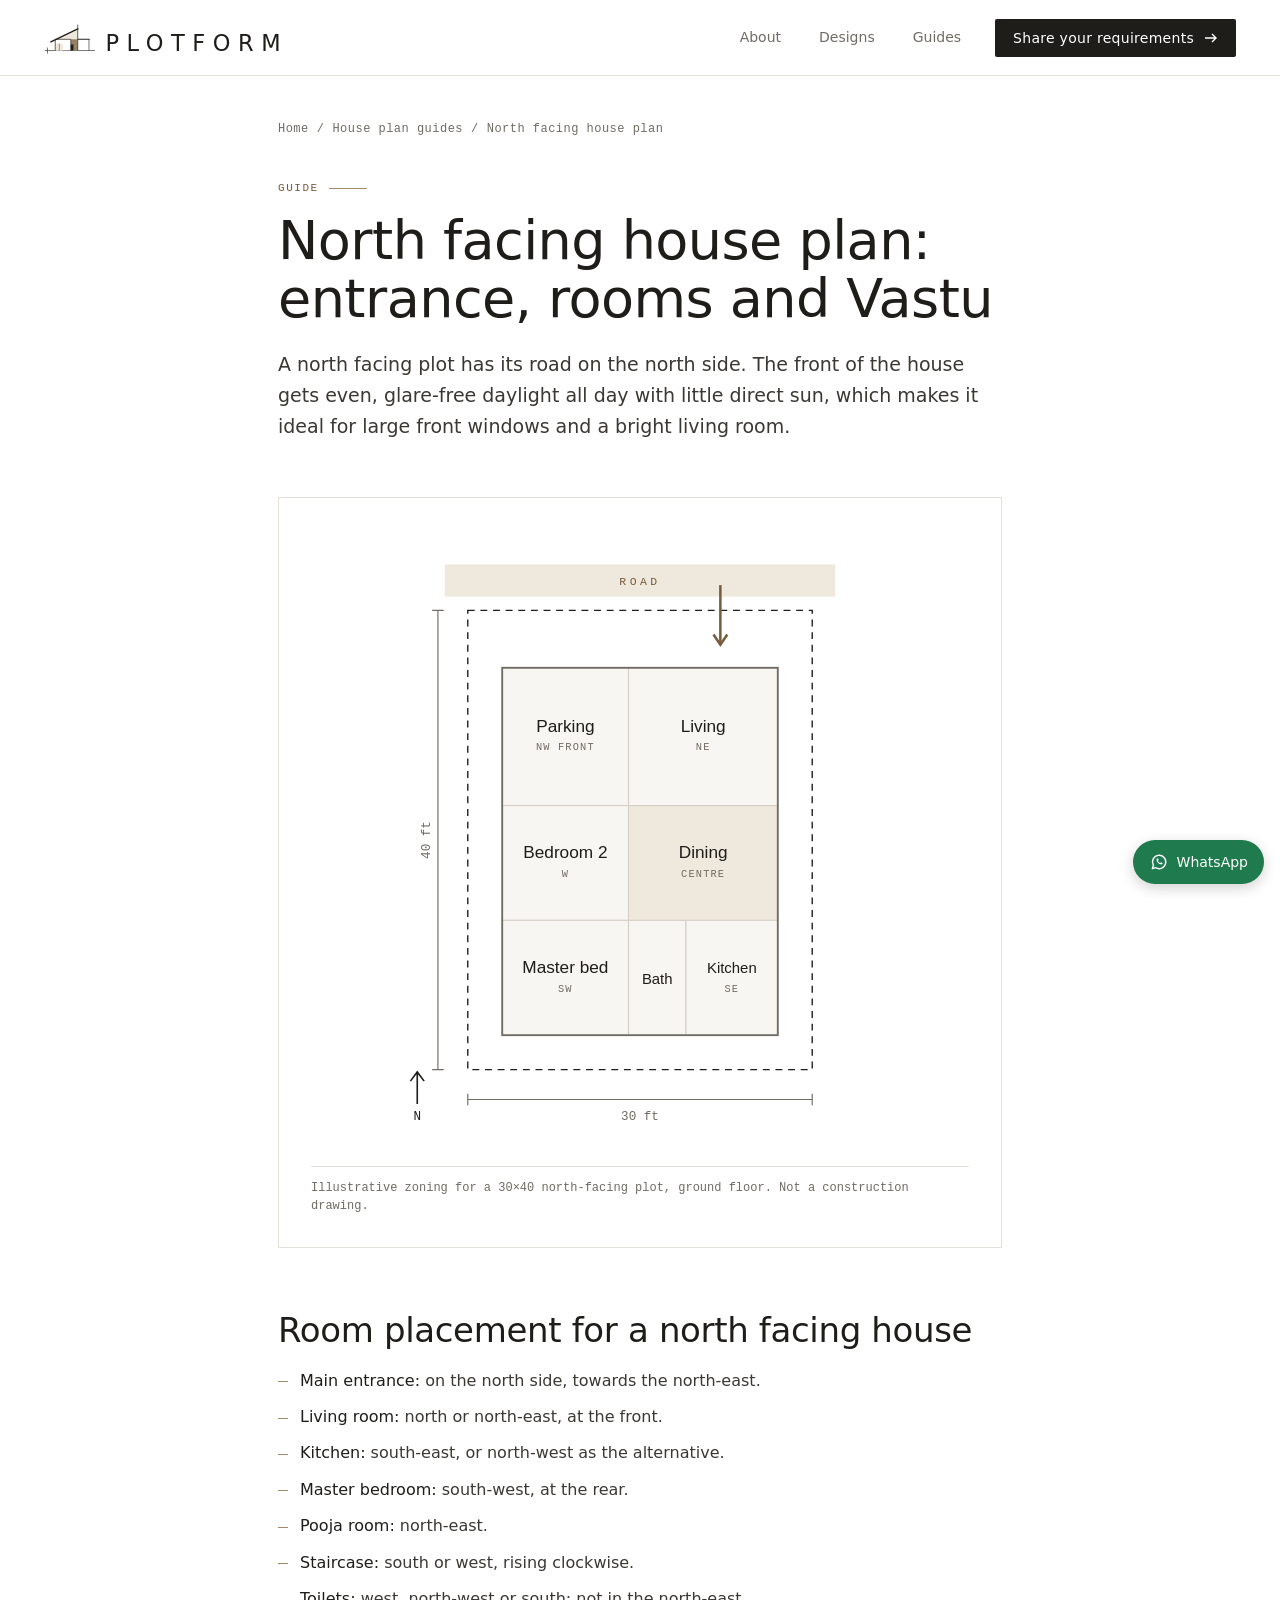
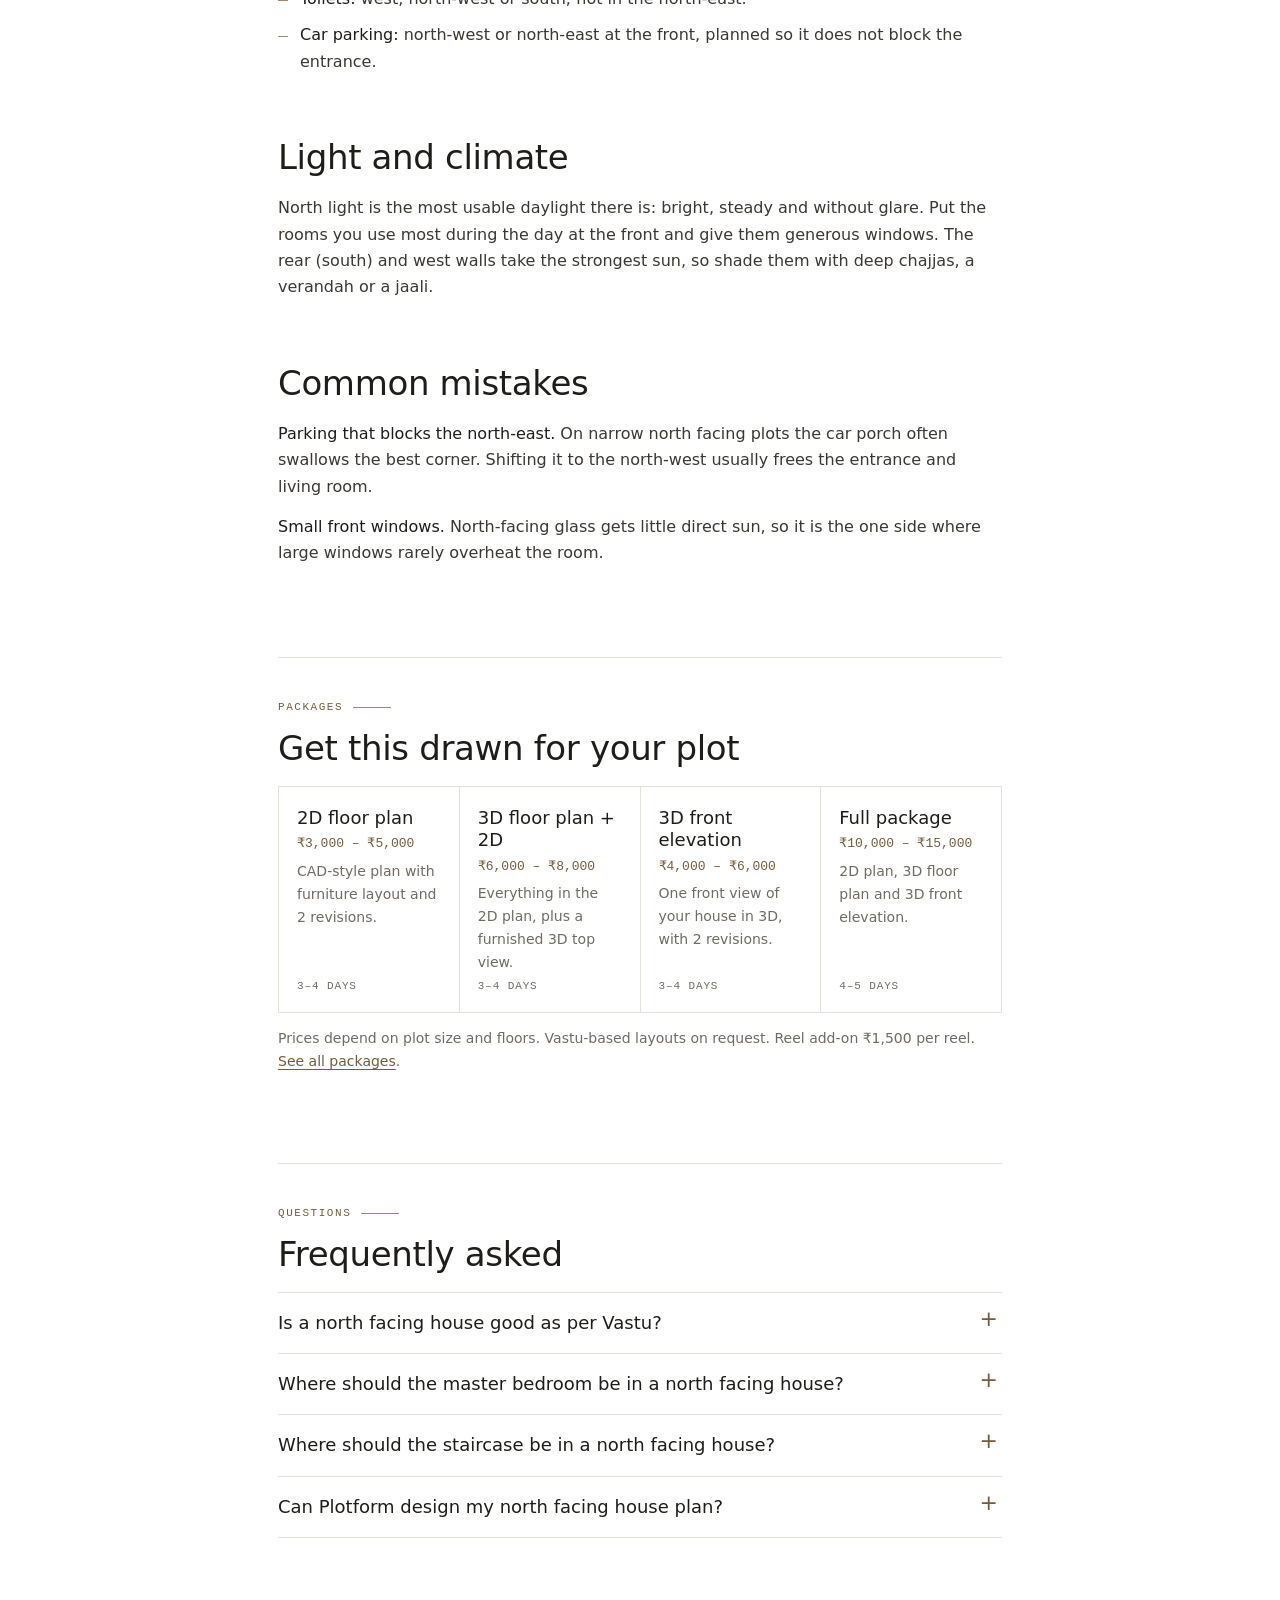
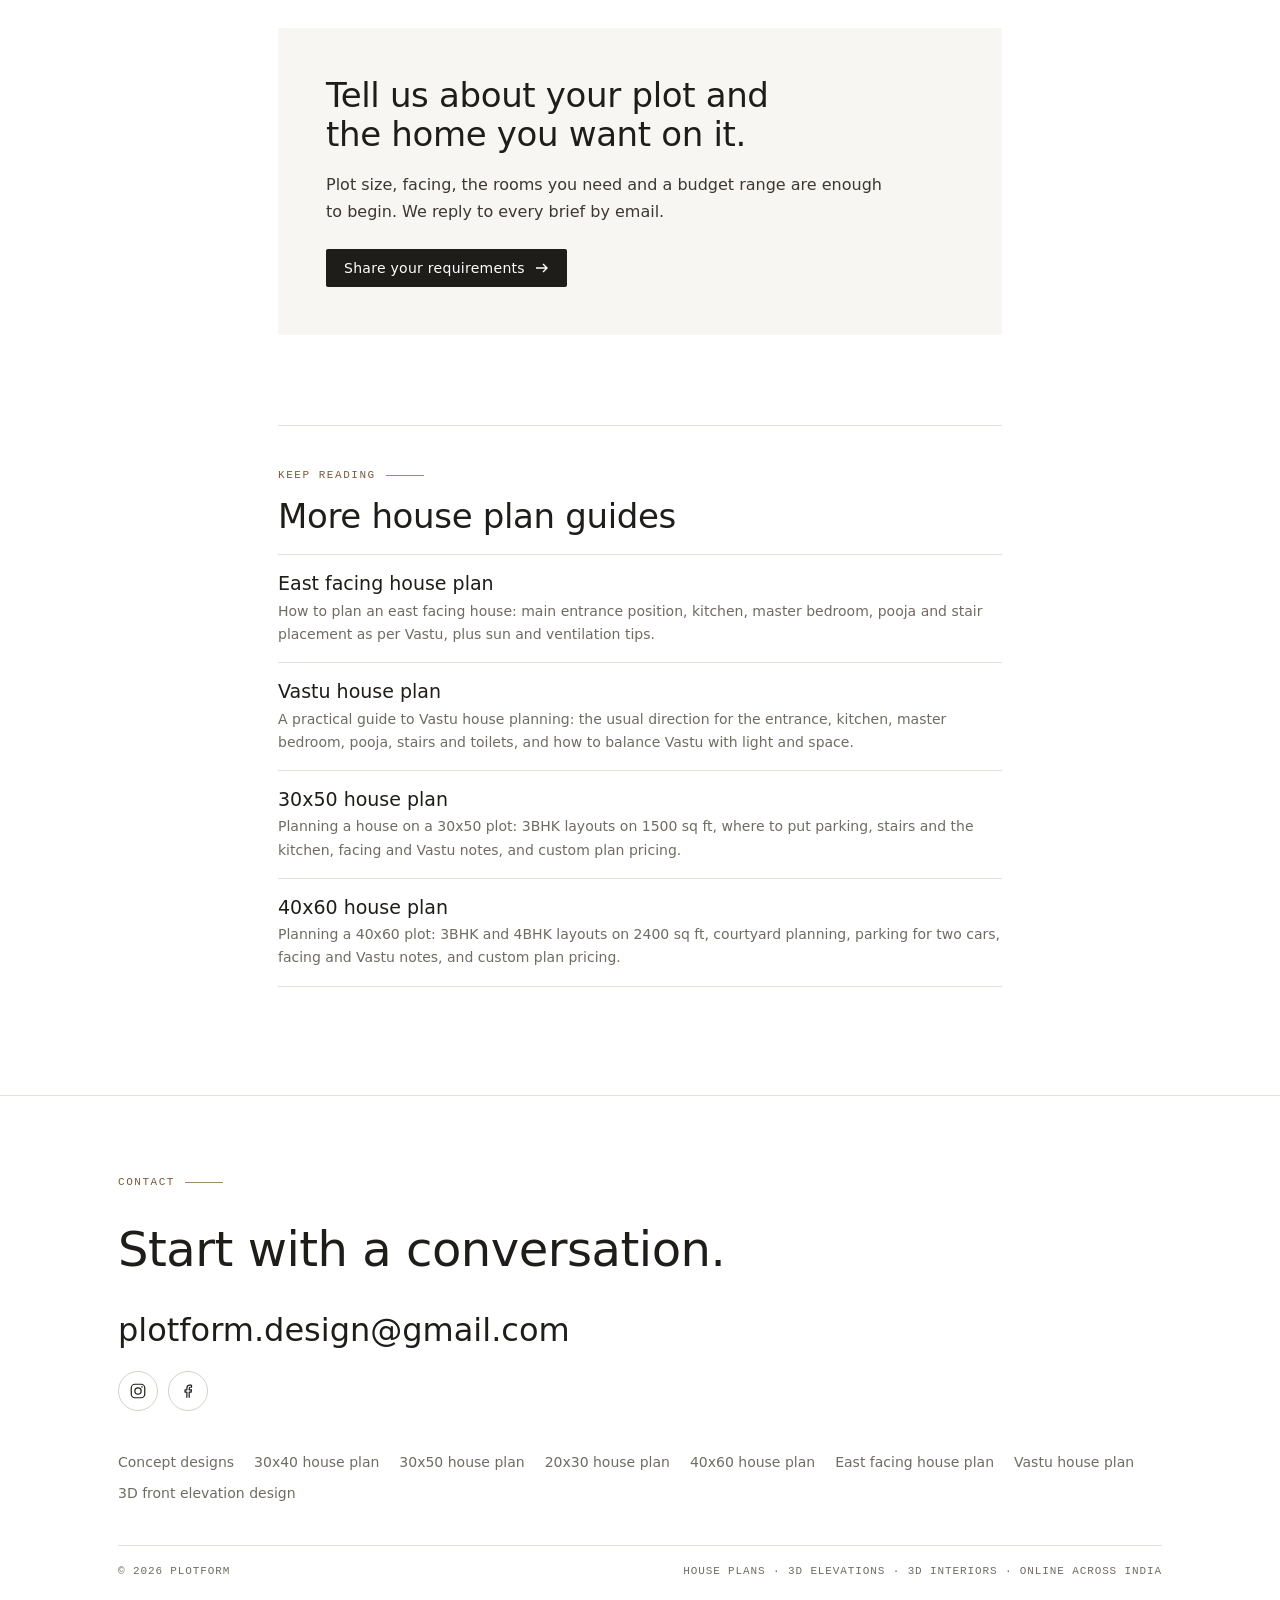
<file: north-facing-house-plan.html>
<!doctype html>
<html lang="en-IN">
<head>
<meta charset="utf-8">
<meta http-equiv="Content-Security-Policy" content="default-src 'self'; script-src 'self' 'unsafe-inline'; style-src 'self' 'unsafe-inline' https://fonts.googleapis.com; font-src 'self' https://fonts.gstatic.com; img-src 'self' data: blob:; connect-src 'self' https://script.google.com https://script.googleusercontent.com; manifest-src 'self'; worker-src 'self' blob:; object-src 'none'; base-uri 'self'; form-action 'self' mailto:; upgrade-insecure-requests">
<meta name="referrer" content="strict-origin-when-cross-origin">
<meta name="viewport" content="width=device-width,initial-scale=1,viewport-fit=cover">
<title>North Facing House Plan with Vastu: Room Placement Guide | Plotform</title>
<meta name="description" content="How to plan a north facing house: entrance, living room, kitchen, master bedroom and stair positions as per Vastu, with daylight and ventilation tips.">
<link rel="canonical" href="https://plotform.design/north-facing-house-plan">
<meta name="robots" content="index,follow,max-image-preview:large">
<meta name="theme-color" content="#ffffff">
<link rel="icon" href="/favicon.svg" type="image/svg+xml">
<link rel="icon" href="/favicon-32.png" sizes="32x32" type="image/png">
<link rel="apple-touch-icon" href="/apple-touch-icon.png">
<link rel="manifest" href="/site.webmanifest">
<meta property="og:type" content="article">
<meta property="og:site_name" content="Plotform">
<meta property="og:locale" content="en_IN">
<meta property="og:url" content="https://plotform.design/north-facing-house-plan">
<meta property="og:title" content="North Facing House Plan with Vastu: Room Placement Guide">
<meta property="og:description" content="How to plan a north facing house: entrance, living room, kitchen, master bedroom and stair positions as per Vastu, with daylight and ventilation tips.">
<meta property="og:image" content="https://plotform.design/og-image.jpg">
<meta property="og:image:width" content="1200">
<meta property="og:image:height" content="630">
<meta name="twitter:card" content="summary_large_image">
<meta name="twitter:title" content="North Facing House Plan with Vastu: Room Placement Guide">
<meta name="twitter:description" content="How to plan a north facing house: entrance, living room, kitchen, master bedroom and stair positions as per Vastu, with daylight and ventilation tips.">
<meta name="twitter:image" content="https://plotform.design/og-image.jpg">
<link rel="preconnect" href="https://fonts.googleapis.com">
<link rel="preconnect" href="https://fonts.gstatic.com" crossorigin>
<link rel="stylesheet" href="https://fonts.googleapis.com/css2?family=IBM+Plex+Mono:wght@400;500&family=IBM+Plex+Sans:wght@300;400;500&family=Jost:wght@300;400;500&display=swap">
<link rel="stylesheet" href="/guide.css?v=20">
<script type="application/ld+json">{"@context": "https://schema.org", "@graph": [{"@type": "Organization", "@id": "https://plotform.design/#org", "name": "Plotform", "url": "https://plotform.design/"}, {"@type": "WebPage", "@id": "https://plotform.design/north-facing-house-plan#page", "url": "https://plotform.design/north-facing-house-plan", "name": "North Facing House Plan with Vastu: Room Placement Guide | Plotform", "description": "How to plan a north facing house: entrance, living room, kitchen, master bedroom and stair positions as per Vastu, with daylight and ventilation tips.", "inLanguage": "en-IN", "isPartOf": {"@id": "https://plotform.design/#website"}, "publisher": {"@id": "https://plotform.design/#org"}, "about": {"@id": "https://plotform.design/#org"}, "dateModified": "2026-10-13", "breadcrumb": {"@id": "https://plotform.design/north-facing-house-plan#crumbs"}}, {"@type": "BreadcrumbList", "itemListElement": [{"@type": "ListItem", "position": 1, "name": "Home", "item": "https://plotform.design/"}, {"@type": "ListItem", "position": 2, "name": "House plan guides", "item": "https://plotform.design/house-plans"}, {"@type": "ListItem", "position": 3, "name": "North facing house plan", "item": "https://plotform.design/north-facing-house-plan"}], "@id": "https://plotform.design/north-facing-house-plan#crumbs"}, {"@type": "FAQPage", "mainEntity": [{"@type": "Question", "name": "Is a north facing house good as per Vastu?", "acceptedAnswer": {"@type": "Answer", "text": "Yes. North facing plots are considered auspicious in Vastu, with the entrance placed towards the north-east part of the north side."}}, {"@type": "Question", "name": "Where should the master bedroom be in a north facing house?", "acceptedAnswer": {"@type": "Answer", "text": "South-west, which also places it at the quieter rear of the plot."}}, {"@type": "Question", "name": "Where should the staircase be in a north facing house?", "acceptedAnswer": {"@type": "Answer", "text": "In the south or west part of the house, ideally rising clockwise."}}, {"@type": "Question", "name": "Can Plotform design my north facing house plan?", "acceptedAnswer": {"@type": "Answer", "text": "Yes. Share your plot size and brief; a 2D plan costs ₹3,000 to ₹5,000 and the full package ₹10,000 to ₹15,000."}}]}]}</script>
<style>
.burger{display:none}
@media (min-width:900px){.nav .links a:not(.btn){display:inline-block;padding:12px 4px}}
@media (max-width:899px){
  .burger{all:unset;-webkit-tap-highlight-color:transparent;box-sizing:border-box;cursor:pointer;display:grid;align-content:center;justify-items:end;gap:5px;width:44px;height:44px;padding:0 6px;position:relative;z-index:2;align-self:center;margin-right:-6px}
  .burger i{display:block;height:1.5px;background:var(--ink);transition:transform .35s cubic-bezier(.2,.7,.2,1),opacity .2s,width .35s}
  .burger i:nth-child(1){width:26px}.burger i:nth-child(2){width:17px}.burger i:nth-child(3){width:26px}
  .burger:focus-visible{outline:2px solid var(--oak);outline-offset:2px}
  .nav.menu-open .burger i:nth-child(1){transform:translateY(6.5px) rotate(45deg)}
  .nav.menu-open .burger i:nth-child(2){opacity:0;width:0}
  .nav.menu-open .burger i:nth-child(3){transform:translateY(-6.5px) rotate(-45deg)}
  .nav .links{position:absolute;top:calc(100% - 4px);right:clamp(16px,4vw,44px);left:auto;display:flex;flex-direction:column;align-items:flex-end;gap:0;width:max-content;min-width:168px;max-width:calc(100vw - 32px);padding:6px 18px 16px;background:var(--paper);border:0;border-radius:4px;box-shadow:0 10px 30px rgba(31,29,26,.13),0 1px 3px rgba(31,29,26,.08);
    opacity:0;visibility:hidden;transform:translateY(-6px);transition:opacity .25s ease,transform .3s cubic-bezier(.2,.7,.2,1),visibility 0s .3s;align-self:auto}
  .nav.menu-open .links{opacity:1;visibility:visible;transform:none;transition:opacity .25s ease,transform .3s cubic-bezier(.2,.7,.2,1)}
  .nav .links a:not(.btn){display:block;width:100%;text-align:right;padding:13px 2px;border-bottom:1px solid var(--hair);font-size:16px;line-height:1.2;color:var(--ink)}
  .nav .links .btn{display:inline-flex;justify-content:center;margin-top:12px;font-size:14px;padding:12px 14px}
}
</style>
</head>
<body>
<header class="nav">
  <a class="brand" href="/" aria-label="Plotform home"><svg id="brandSvg" viewBox="0 0 560 74" aria-hidden="true">
      <path d="M2 66H118M8 59V73" stroke="currentColor" stroke-width="1.4" fill="none"/>
      <g class="lg">
        <path class="lg-fill f1" d="M26 40L78 15V40Z" style="fill:var(--logo-soft)"/>
        <path class="lg-fill f2" d="M26.8 40.8H61.2V65.2H26.8Z" style="fill:var(--paper)"/>
        <path class="lg-fill f3" d="M27 50H44V66H27Z" style="fill:var(--logo-soft)"/>
        <path class="lg-fill f4" d="M62 40H78V66H62Z" fill="#a08a6c"/>
        <path class="lg-fill s1" d="M65 40V66" stroke="#7d6648" stroke-width=".8"/>
        <path class="lg-fill s2" d="M68 40V66" stroke="#7d6648" stroke-width=".8"/>
        <path class="lg-fill s3" d="M71 40V66" stroke="#7d6648" stroke-width=".8"/>
        <path class="lg-fill s4" d="M74 40V66" stroke="#7d6648" stroke-width=".8"/>
        <path class="lg-fill dr" d="M62 52H68V66H62Z" fill="#1f1d1a"/>
        <path class="lg-draw d1" d="M26 66V40H62V66" fill="none" stroke="currentColor" stroke-width="1.6"/>
        <path class="lg-draw d2" d="M35.5 66V50" fill="none" stroke="currentColor" stroke-width="1"/>
        <path class="lg-draw d3" d="M78 40H104V66M78 40H107" fill="none" stroke="currentColor" stroke-width="1.4"/>
        <path class="lg-draw d4" d="M78 66V6" fill="none" stroke="currentColor" stroke-width="1.6"/>
        <path class="lg-draw d5" d="M78 16L16 46" fill="none" stroke="currentColor" stroke-width="3" stroke-linecap="square"/>
      </g>
      <text id="brandWord" x="142" y="66" fill="currentColor" font-size="52" letter-spacing="17.5" style="font-family:var(--f-display);font-weight:400">PLOTFORM</text>
    </svg></a>
  <button class="burger" type="button" aria-label="Menu" aria-expanded="false" aria-controls="mainNav"><i></i><i></i><i></i></button>
  <nav class="links" id="mainNav" aria-label="Main">
    <a href="/?panel=about">About</a>
    <a href="/designs">Designs</a>
    <a href="/house-plans">Guides</a>
    <a class="btn" href="/?panel=brief">Share your requirements <svg viewBox="0 0 14 14" aria-hidden="true"><path d="M1 7h11M8 3l4 4-4 4" fill="none" stroke="currentColor" stroke-width="1.4"/></svg></a>
  </nav>
</header>
<main class="g" id="top">
<div class="wrap">
  <nav class="crumbs" aria-label="Breadcrumb"><a href="/">Home</a><span>/</span><a href="/house-plans">House plan guides</a><span>/</span><span aria-current="page">North facing house plan</span></nav>
  <p class="eyebrow">Guide</p>
  <h1>North facing house plan: entrance, rooms and Vastu</h1>
  <p class="lead">A north facing plot has its road on the north side. The front of the house gets even, glare-free daylight all day with little direct sun, which makes it ideal for large front windows and a bright living room.</p>
  <figure class="fig fig-plan"><svg viewBox="0 0 440 540" role="img" aria-label="Illustrative zoning for a 30×40 north-facing plot, ground floor. Not a construction drawing." xmlns="http://www.w3.org/2000/svg"><rect x="50" y="30" width="340" height="28" fill="#efe8dc"/><text x="220.0" y="48.0" text-anchor="middle" font-family="IBM Plex Mono,monospace" font-size="10" letter-spacing="3" fill="#765c3d">ROAD</text><rect x="100" y="120" width="110" height="120" fill="#f8f6f2" stroke="#d6d0c5" stroke-width="1"/><text x="155.0" y="176.0" text-anchor="middle" font-family="Jost,sans-serif" font-size="15" fill="#1f1d1a">Parking</text><text x="155.0" y="192.0" text-anchor="middle" font-family="IBM Plex Mono,monospace" font-size="9" letter-spacing="1" fill="#706b63">NW FRONT</text><rect x="210" y="120" width="130" height="120" fill="#f8f6f2" stroke="#d6d0c5" stroke-width="1"/><text x="275.0" y="176.0" text-anchor="middle" font-family="Jost,sans-serif" font-size="15" fill="#1f1d1a">Living</text><text x="275.0" y="192.0" text-anchor="middle" font-family="IBM Plex Mono,monospace" font-size="9" letter-spacing="1" fill="#706b63">NE</text><rect x="100" y="240" width="110" height="100" fill="#f8f6f2" stroke="#d6d0c5" stroke-width="1"/><text x="155.0" y="286.0" text-anchor="middle" font-family="Jost,sans-serif" font-size="15" fill="#1f1d1a">Bedroom 2</text><text x="155.0" y="302.0" text-anchor="middle" font-family="IBM Plex Mono,monospace" font-size="9" letter-spacing="1" fill="#706b63">W</text><rect x="210" y="240" width="130" height="100" fill="#efe8dc" stroke="#d6d0c5" stroke-width="1"/><text x="275.0" y="286.0" text-anchor="middle" font-family="Jost,sans-serif" font-size="15" fill="#1f1d1a">Dining</text><text x="275.0" y="302.0" text-anchor="middle" font-family="IBM Plex Mono,monospace" font-size="9" letter-spacing="1" fill="#706b63">CENTRE</text><rect x="100" y="340" width="110" height="100" fill="#f8f6f2" stroke="#d6d0c5" stroke-width="1"/><text x="155.0" y="386.0" text-anchor="middle" font-family="Jost,sans-serif" font-size="15" fill="#1f1d1a">Master bed</text><text x="155.0" y="402.0" text-anchor="middle" font-family="IBM Plex Mono,monospace" font-size="9" letter-spacing="1" fill="#706b63">SW</text><rect x="210" y="340" width="50" height="100" fill="#f8f6f2" stroke="#d6d0c5" stroke-width="1"/><text x="235.0" y="395.0" text-anchor="middle" font-family="Jost,sans-serif" font-size="13" fill="#1f1d1a">Bath</text><rect x="260" y="340" width="80" height="100" fill="#f8f6f2" stroke="#d6d0c5" stroke-width="1"/><text x="300.0" y="386.0" text-anchor="middle" font-family="Jost,sans-serif" font-size="13" fill="#1f1d1a">Kitchen</text><text x="300.0" y="402.0" text-anchor="middle" font-family="IBM Plex Mono,monospace" font-size="9" letter-spacing="1" fill="#706b63">SE</text><rect x="100" y="120" width="240" height="320" fill="none" stroke="#706b63" stroke-width="1.6"/><rect x="70" y="70" width="300" height="400" fill="none" stroke="#1f1d1a" stroke-width="1.2" stroke-dasharray="6 5"/><path d="M44 70V470M39 70h10M39 470h10" stroke="#706b63" stroke-width="1"/><text x="37" y="270.0" text-anchor="middle" font-family="IBM Plex Mono,monospace" font-size="11" fill="#706b63" transform="rotate(-90 37 270.0)">40 ft</text><path d="M70 496H370M70 491v10M370 491v10" stroke="#706b63" stroke-width="1"/><text x="220.0" y="514" text-anchor="middle" font-family="IBM Plex Mono,monospace" font-size="11" fill="#706b63">30 ft</text><path d="M290 48L290 100" stroke="#765c3d" stroke-width="2.2"/><path d="M284 91L290 100L296 91" fill="none" stroke="#765c3d" stroke-width="2.2"/><path d="M26 500V472M20 480L26 472L32 480" fill="none" stroke="#1f1d1a" stroke-width="1.4"/><text x="26" y="514" text-anchor="middle" font-family="IBM Plex Mono,monospace" font-size="11" fill="#1f1d1a">N</text></svg><figcaption>Illustrative zoning for a 30×40 north-facing plot, ground floor. Not a construction drawing.</figcaption></figure>
  <article class="body"><section><h2>Room placement for a north facing house</h2><ul><li><b>Main entrance:</b> on the north side, towards the north-east.</li><li><b>Living room:</b> north or north-east, at the front.</li><li><b>Kitchen:</b> south-east, or north-west as the alternative.</li><li><b>Master bedroom:</b> south-west, at the rear.</li><li><b>Pooja room:</b> north-east.</li><li><b>Staircase:</b> south or west, rising clockwise.</li><li><b>Toilets:</b> west, north-west or south; not in the north-east.</li><li><b>Car parking:</b> north-west or north-east at the front, planned so it does not block the entrance.</li></ul></section><section><h2>Light and climate</h2><p>North light is the most usable daylight there is: bright, steady and without glare. Put the rooms you use most during the day at the front and give them generous windows. The rear (south) and west walls take the strongest sun, so shade them with deep chajjas, a verandah or a jaali.</p></section><section><h2>Common mistakes</h2><p><b>Parking that blocks the north-east.</b> On narrow north facing plots the car porch often swallows the best corner. Shifting it to the north-west usually frees the entrance and living room.</p><p><b>Small front windows.</b> North-facing glass gets little direct sun, so it is the one side where large windows rarely overheat the room.</p></section></article>
  <section class="pricing" aria-labelledby="pricing-h">
  <p class="eyebrow">Packages</p>
  <h2 id="pricing-h">Get this drawn for your plot</h2>
  <ul class="pkgs"><li><p class="pk">2D floor plan</p><p class="pp">₹3,000 – ₹5,000</p><p class="pd">CAD-style plan with furniture layout and 2 revisions.</p><p class="pt">3–4 days</p></li><li><p class="pk">3D floor plan + 2D</p><p class="pp">₹6,000 – ₹8,000</p><p class="pd">Everything in the 2D plan, plus a furnished 3D top view.</p><p class="pt">3–4 days</p></li><li><p class="pk">3D front elevation</p><p class="pp">₹4,000 – ₹6,000</p><p class="pd">One front view of your house in 3D, with 2 revisions.</p><p class="pt">3–4 days</p></li><li><p class="pk">Full package</p><p class="pp">₹10,000 – ₹15,000</p><p class="pd">2D plan, 3D floor plan and 3D front elevation.</p><p class="pt">4–5 days</p></li></ul>
  <p class="note">Prices depend on plot size and floors. Vastu-based layouts on request. Reel add-on ₹1,500 per reel. <a href="/#packages">See all packages</a>.</p>
</section>
  <section class="faq" aria-labelledby="faq-h"><p class="eyebrow">Questions</p><h2 id="faq-h">Frequently asked</h2><div class="qs"><details><summary>Is a north facing house good as per Vastu?</summary><p>Yes. North facing plots are considered auspicious in Vastu, with the entrance placed towards the north-east part of the north side.</p></details><details><summary>Where should the master bedroom be in a north facing house?</summary><p>South-west, which also places it at the quieter rear of the plot.</p></details><details><summary>Where should the staircase be in a north facing house?</summary><p>In the south or west part of the house, ideally rising clockwise.</p></details><details><summary>Can Plotform design my north facing house plan?</summary><p>Yes. Share your plot size and brief; a 2D plan costs ₹3,000 to ₹5,000 and the full package ₹10,000 to ₹15,000.</p></details></div></section>
  <section class="cta">
  <h2>Tell us about your plot and the home you want on it.</h2>
  <p>Plot size, facing, the rooms you need and a budget range are enough to begin. We reply to every brief by email.</p>
  <a class="btn" href="/?panel=brief">Share your requirements <svg viewBox="0 0 14 14" aria-hidden="true"><path d="M1 7h11M8 3l4 4-4 4" fill="none" stroke="currentColor" stroke-width="1.4"/></svg></a>
</section>
  <nav class="related" aria-labelledby="rel-h"><p class="eyebrow">Keep reading</p><h2 id="rel-h">More house plan guides</h2><ul><li><a href="/east-facing-house-plan">East facing house plan</a><span>How to plan an east facing house: main entrance position, kitchen, master bedroom, pooja and stair placement as per Vastu, plus sun and ventilation tips.</span></li><li><a href="/vastu-house-plan">Vastu house plan</a><span>A practical guide to Vastu house planning: the usual direction for the entrance, kitchen, master bedroom, pooja, stairs and toilets, and how to balance Vastu with light and space.</span></li><li><a href="/30x50-house-plan">30x50 house plan</a><span>Planning a house on a 30x50 plot: 3BHK layouts on 1500 sq ft, where to put parking, stairs and the kitchen, facing and Vastu notes, and custom plan pricing.</span></li><li><a href="/40x60-house-plan">40x60 house plan</a><span>Planning a 40x60 plot: 3BHK and 4BHK layouts on 2400 sq ft, courtyard planning, parking for two cars, facing and Vastu notes, and custom plan pricing.</span></li></ul></nav>
</div>
</main>
<footer class="contact">
  <div class="wrap">
    <p class="eyebrow">Contact</p>
    <p class="h2">Start with a conversation.</p>
    <a class="mail" href="mailto:plotform.design@gmail.com">plotform.design@gmail.com</a>
    <nav class="social" aria-label="Plotform on social media"><a href="https://www.instagram.com/plotform.design/" target="_blank" rel="noopener" aria-label="Plotform on Instagram"><svg viewBox="0 0 24 24" aria-hidden="true"><rect x="3" y="3" width="18" height="18" rx="5" fill="none" stroke="currentColor" stroke-width="1.6"/><circle cx="12" cy="12" r="4.2" fill="none" stroke="currentColor" stroke-width="1.6"/><circle cx="17.3" cy="6.7" r="1.1" fill="currentColor"/></svg></a><a href="https://www.facebook.com/profile.php?id=61595442266504" target="_blank" rel="noopener" aria-label="Plotform on Facebook"><svg viewBox="0 0 24 24" aria-hidden="true"><path d="M13.6 21v-7.6h2.6l.4-3h-3V8.5c0-.9.3-1.5 1.5-1.5h1.6V4.3c-.3 0-1.2-.1-2.3-.1-2.3 0-3.9 1.4-3.9 4V10.4H8v3h2.5V21" fill="none" stroke="currentColor" stroke-width="1.6" stroke-linejoin="round"/></svg></a></nav>
    <nav class="guides" aria-label="House plan guides"><a href="/designs">Concept designs</a><a href="/30x40-house-plan">30x40 house plan</a><a href="/30x50-house-plan">30x50 house plan</a><a href="/20x30-house-plan">20x30 house plan</a><a href="/40x60-house-plan">40x60 house plan</a><a href="/east-facing-house-plan">East facing house plan</a><a href="/vastu-house-plan">Vastu house plan</a><a href="/3d-front-elevation-design">3D front elevation design</a></nav>
    <div class="foot"><span>© 2026 Plotform</span><span>House plans · 3D elevations · 3D interiors · Online across India</span></div>
  </div>
</footer>
<a class="wa-fab" href="https://wa.me/919898667753?text=Hi%20Plotform%2C%20my%20plot%20is%20__%20x%20__%20ft%2C%20facing%20__%2C%20in%20__%20%28city%29." target="_blank" rel="noopener" aria-label="Chat with Plotform on WhatsApp"><svg viewBox="0 0 24 24" aria-hidden="true"><path d="M4 20l1.3-3.9A8 8 0 1 1 8 18.8z" fill="none" stroke="currentColor" stroke-width="1.7" stroke-linejoin="round"/><path d="M9 8.5c0 3.5 2.6 6.5 6.5 6.5l1-1.6-2-1-1 .9c-1.2-.5-2.3-1.6-2.8-2.8l.9-1-1-2z" fill="currentColor"/></svg><span>WhatsApp</span></a>
<style>.wa-fab{position:fixed;right:max(16px,env(safe-area-inset-right));bottom:calc(16px + env(safe-area-inset-bottom,0px));z-index:60;display:inline-flex;align-items:center;gap:8px;padding:12px 16px;border-radius:999px;background:#1f7a4d;color:#fff;text-decoration:none;font:500 14px/1 "IBM Plex Sans",system-ui,sans-serif;box-shadow:0 4px 14px rgba(0,0,0,.18)}.wa-fab:hover{background:#176139}.wa-fab svg{width:20px;height:20px}@media (max-width:480px){.wa-fab span{display:none}.wa-fab{padding:14px}}</style>
<script>
(() => { const nav = document.querySelector('.nav'), b = nav && nav.querySelector('.burger'); if(!b) return;
  const set = o => { nav.classList.toggle('menu-open', o); b.setAttribute('aria-expanded', o); };
  b.addEventListener('click', e => { e.stopPropagation(); set(!nav.classList.contains('menu-open')); });
  nav.querySelectorAll('.links a').forEach(a => a.addEventListener('click', () => set(false)));
  document.addEventListener('click', e => { if(!nav.contains(e.target)) set(false); });
  document.addEventListener('keydown', e => { if(e.key === 'Escape'){ set(false); b.focus(); } });
})();
</script>
</body>
</html>
</file>
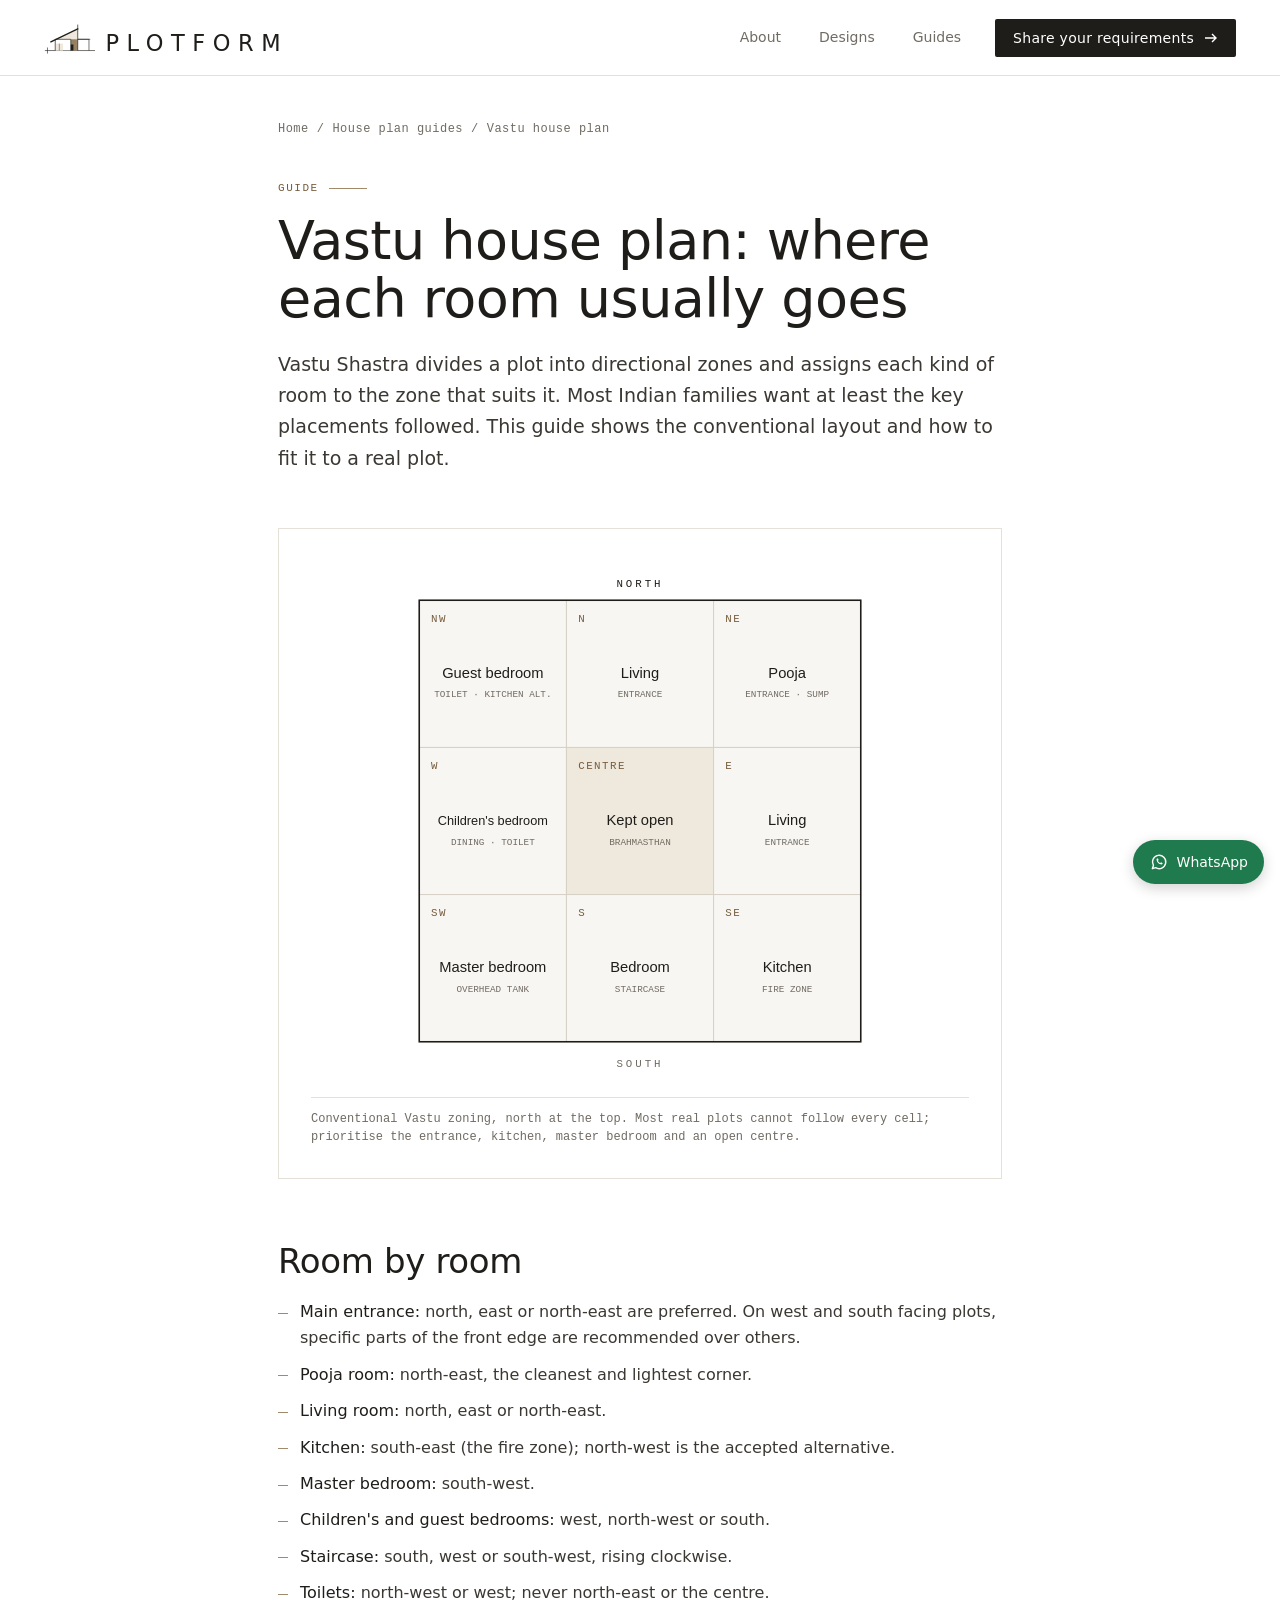
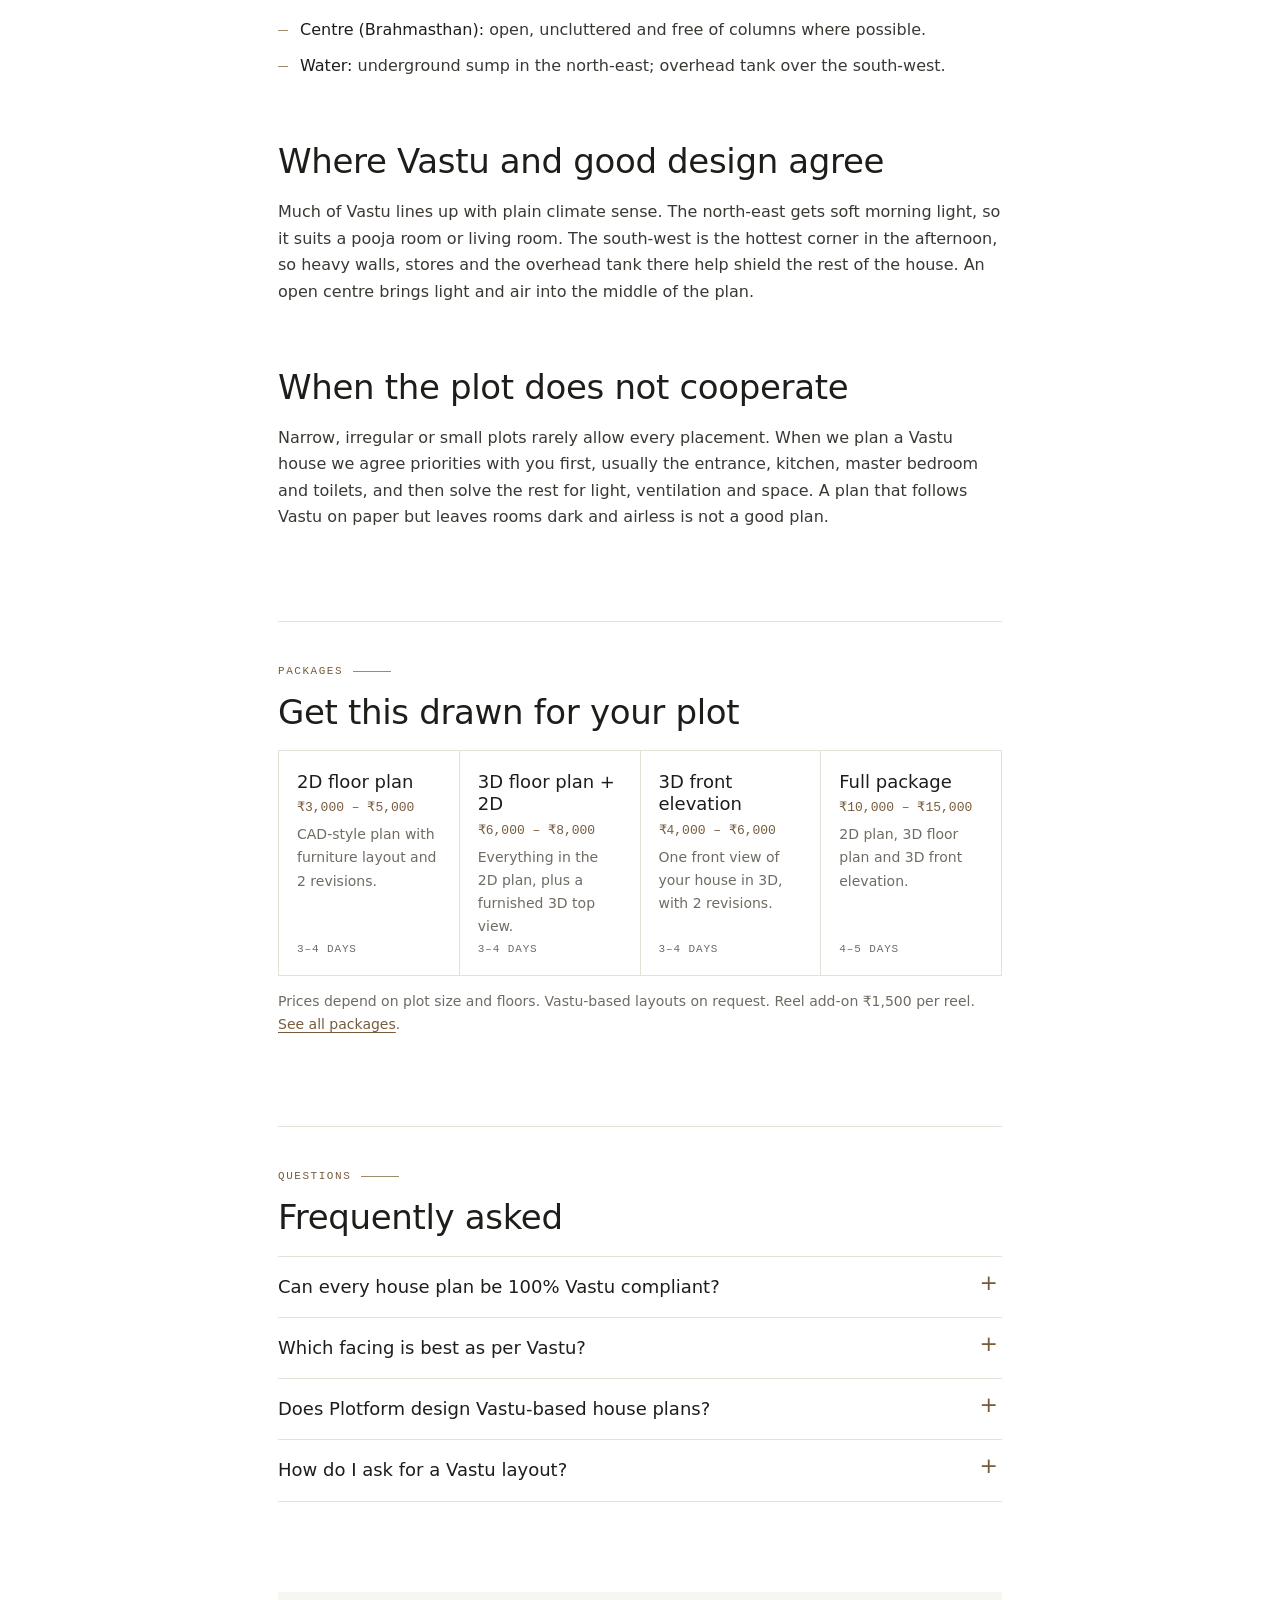
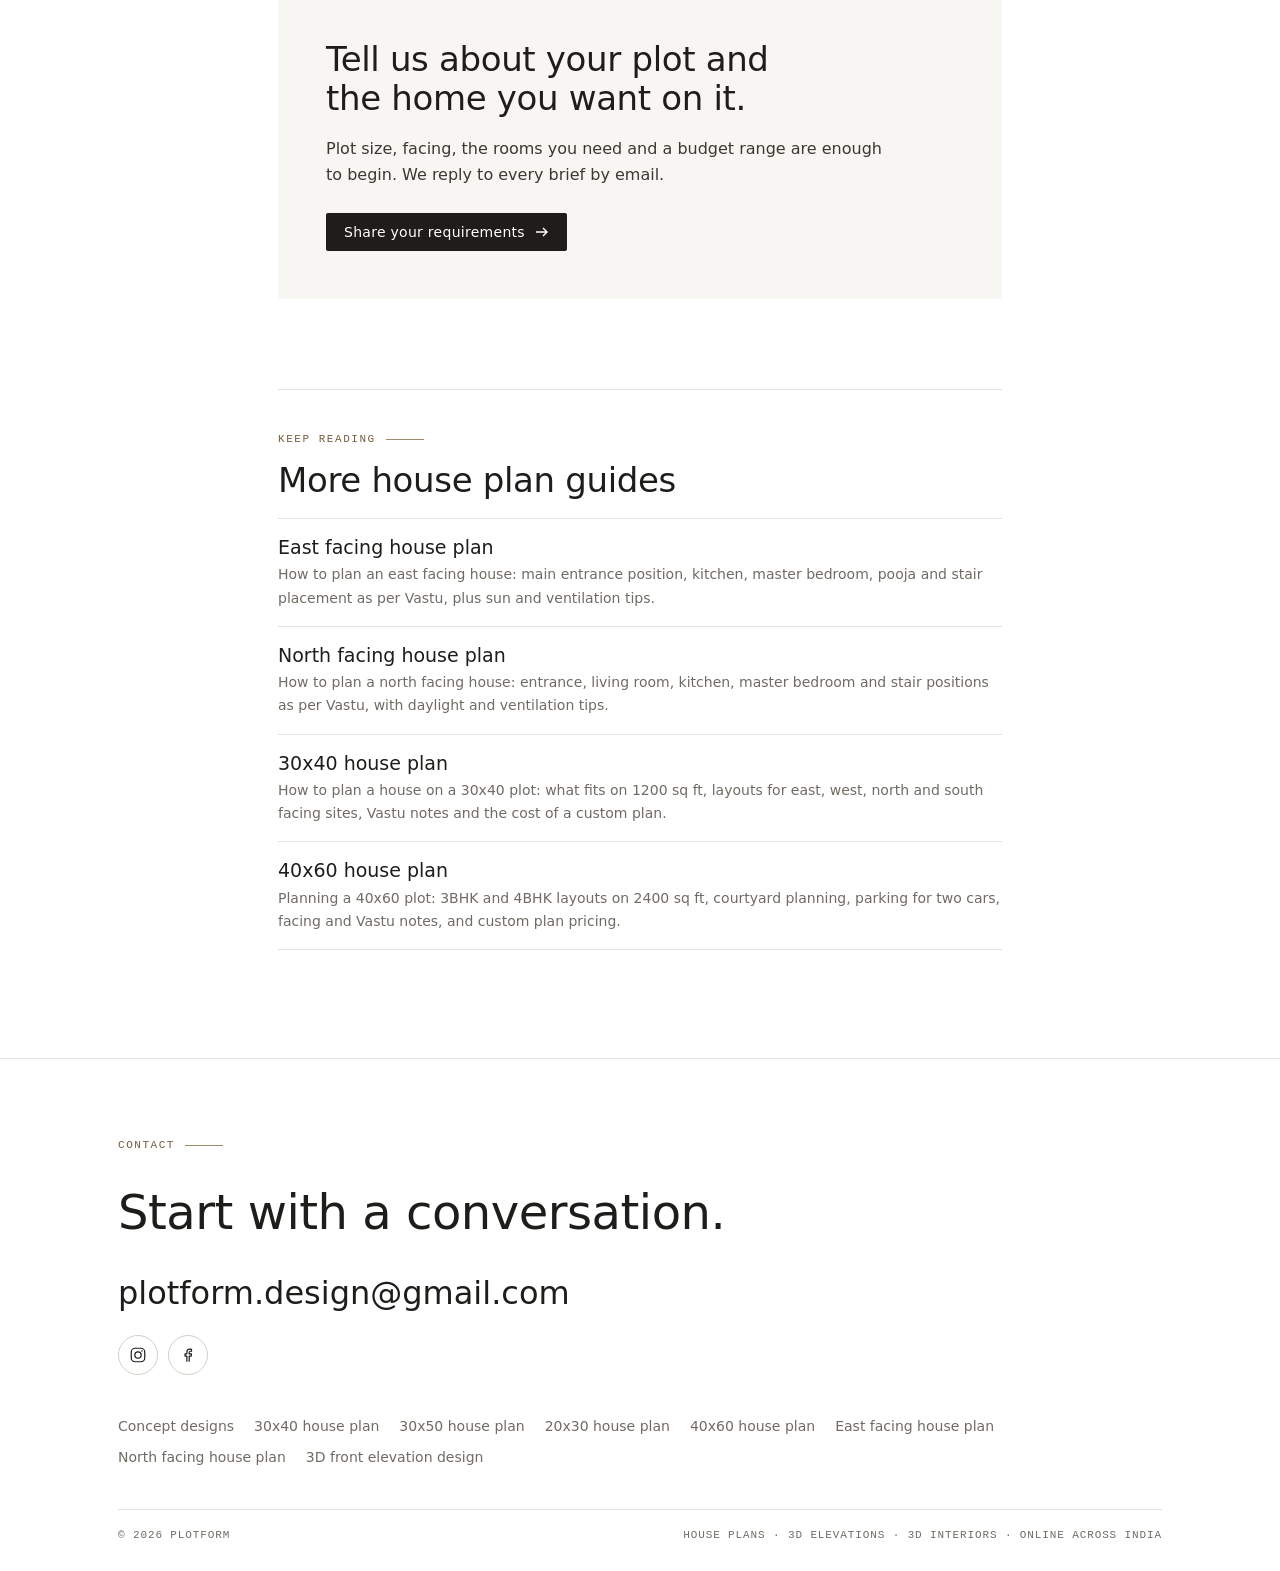
<file: vastu-house-plan.html>
<!doctype html>
<html lang="en-IN">
<head>
<meta charset="utf-8">
<meta http-equiv="Content-Security-Policy" content="default-src 'self'; script-src 'self' 'unsafe-inline'; style-src 'self' 'unsafe-inline' https://fonts.googleapis.com; font-src 'self' https://fonts.gstatic.com; img-src 'self' data: blob:; connect-src 'self' https://script.google.com https://script.googleusercontent.com; manifest-src 'self'; worker-src 'self' blob:; object-src 'none'; base-uri 'self'; form-action 'self' mailto:; upgrade-insecure-requests">
<meta name="referrer" content="strict-origin-when-cross-origin">
<meta name="viewport" content="width=device-width,initial-scale=1,viewport-fit=cover">
<title>Vastu House Plan Guide: Room Directions for Indian Homes | Plotform</title>
<meta name="description" content="A practical guide to Vastu house planning: the usual direction for the entrance, kitchen, master bedroom, pooja, stairs and toilets, and how to balance Vastu with light and space.">
<link rel="canonical" href="https://plotform.design/vastu-house-plan">
<meta name="robots" content="index,follow,max-image-preview:large">
<meta name="theme-color" content="#ffffff">
<link rel="icon" href="/favicon.svg" type="image/svg+xml">
<link rel="icon" href="/favicon-32.png" sizes="32x32" type="image/png">
<link rel="apple-touch-icon" href="/apple-touch-icon.png">
<link rel="manifest" href="/site.webmanifest">
<meta property="og:type" content="article">
<meta property="og:site_name" content="Plotform">
<meta property="og:locale" content="en_IN">
<meta property="og:url" content="https://plotform.design/vastu-house-plan">
<meta property="og:title" content="Vastu House Plan Guide: Room Directions for Indian Homes">
<meta property="og:description" content="A practical guide to Vastu house planning: the usual direction for the entrance, kitchen, master bedroom, pooja, stairs and toilets, and how to balance Vastu with light and space.">
<meta property="og:image" content="https://plotform.design/og-image.jpg">
<meta property="og:image:width" content="1200">
<meta property="og:image:height" content="630">
<meta name="twitter:card" content="summary_large_image">
<meta name="twitter:title" content="Vastu House Plan Guide: Room Directions for Indian Homes">
<meta name="twitter:description" content="A practical guide to Vastu house planning: the usual direction for the entrance, kitchen, master bedroom, pooja, stairs and toilets, and how to balance Vastu with light and space.">
<meta name="twitter:image" content="https://plotform.design/og-image.jpg">
<link rel="preconnect" href="https://fonts.googleapis.com">
<link rel="preconnect" href="https://fonts.gstatic.com" crossorigin>
<link rel="stylesheet" href="https://fonts.googleapis.com/css2?family=IBM+Plex+Mono:wght@400;500&family=IBM+Plex+Sans:wght@300;400;500&family=Jost:wght@300;400;500&display=swap">
<link rel="stylesheet" href="/guide.css?v=20">
<script type="application/ld+json">{"@context": "https://schema.org", "@graph": [{"@type": "Organization", "@id": "https://plotform.design/#org", "name": "Plotform", "url": "https://plotform.design/"}, {"@type": "WebPage", "@id": "https://plotform.design/vastu-house-plan#page", "url": "https://plotform.design/vastu-house-plan", "name": "Vastu House Plan Guide: Room Directions for Indian Homes | Plotform", "description": "A practical guide to Vastu house planning: the usual direction for the entrance, kitchen, master bedroom, pooja, stairs and toilets, and how to balance Vastu with light and space.", "inLanguage": "en-IN", "isPartOf": {"@id": "https://plotform.design/#website"}, "publisher": {"@id": "https://plotform.design/#org"}, "about": {"@id": "https://plotform.design/#org"}, "dateModified": "2026-10-13", "breadcrumb": {"@id": "https://plotform.design/vastu-house-plan#crumbs"}}, {"@type": "BreadcrumbList", "itemListElement": [{"@type": "ListItem", "position": 1, "name": "Home", "item": "https://plotform.design/"}, {"@type": "ListItem", "position": 2, "name": "House plan guides", "item": "https://plotform.design/house-plans"}, {"@type": "ListItem", "position": 3, "name": "Vastu house plan", "item": "https://plotform.design/vastu-house-plan"}], "@id": "https://plotform.design/vastu-house-plan#crumbs"}, {"@type": "FAQPage", "mainEntity": [{"@type": "Question", "name": "Can every house plan be 100% Vastu compliant?", "acceptedAnswer": {"@type": "Answer", "text": "Rarely, especially on small or irregular plots. Most families prioritise the entrance, kitchen, master bedroom and toilet positions."}}, {"@type": "Question", "name": "Which facing is best as per Vastu?", "acceptedAnswer": {"@type": "Answer", "text": "North and east facing plots are traditionally preferred, but west and south facing plots can be planned well with the right entrance position and room placement."}}, {"@type": "Question", "name": "Does Plotform design Vastu-based house plans?", "acceptedAnswer": {"@type": "Answer", "text": "Yes, on request. Mention Vastu in your brief and we plan the layout to it along with light, ventilation and your plot."}}, {"@type": "Question", "name": "How do I ask for a Vastu layout?", "acceptedAnswer": {"@type": "Answer", "text": "Mention Vastu in your brief, along with any placements that matter most to your family. Your exact quote comes with our reply to the brief."}}]}]}</script>
<style>
.burger{display:none}
@media (min-width:900px){.nav .links a:not(.btn){display:inline-block;padding:12px 4px}}
@media (max-width:899px){
  .burger{all:unset;-webkit-tap-highlight-color:transparent;box-sizing:border-box;cursor:pointer;display:grid;align-content:center;justify-items:end;gap:5px;width:44px;height:44px;padding:0 6px;position:relative;z-index:2;align-self:center;margin-right:-6px}
  .burger i{display:block;height:1.5px;background:var(--ink);transition:transform .35s cubic-bezier(.2,.7,.2,1),opacity .2s,width .35s}
  .burger i:nth-child(1){width:26px}.burger i:nth-child(2){width:17px}.burger i:nth-child(3){width:26px}
  .burger:focus-visible{outline:2px solid var(--oak);outline-offset:2px}
  .nav.menu-open .burger i:nth-child(1){transform:translateY(6.5px) rotate(45deg)}
  .nav.menu-open .burger i:nth-child(2){opacity:0;width:0}
  .nav.menu-open .burger i:nth-child(3){transform:translateY(-6.5px) rotate(-45deg)}
  .nav .links{position:absolute;top:calc(100% - 4px);right:clamp(16px,4vw,44px);left:auto;display:flex;flex-direction:column;align-items:flex-end;gap:0;width:max-content;min-width:168px;max-width:calc(100vw - 32px);padding:6px 18px 16px;background:var(--paper);border:0;border-radius:4px;box-shadow:0 10px 30px rgba(31,29,26,.13),0 1px 3px rgba(31,29,26,.08);
    opacity:0;visibility:hidden;transform:translateY(-6px);transition:opacity .25s ease,transform .3s cubic-bezier(.2,.7,.2,1),visibility 0s .3s;align-self:auto}
  .nav.menu-open .links{opacity:1;visibility:visible;transform:none;transition:opacity .25s ease,transform .3s cubic-bezier(.2,.7,.2,1)}
  .nav .links a:not(.btn){display:block;width:100%;text-align:right;padding:13px 2px;border-bottom:1px solid var(--hair);font-size:16px;line-height:1.2;color:var(--ink)}
  .nav .links .btn{display:inline-flex;justify-content:center;margin-top:12px;font-size:14px;padding:12px 14px}
}
</style>
</head>
<body>
<header class="nav">
  <a class="brand" href="/" aria-label="Plotform home"><svg id="brandSvg" viewBox="0 0 560 74" aria-hidden="true">
      <path d="M2 66H118M8 59V73" stroke="currentColor" stroke-width="1.4" fill="none"/>
      <g class="lg">
        <path class="lg-fill f1" d="M26 40L78 15V40Z" style="fill:var(--logo-soft)"/>
        <path class="lg-fill f2" d="M26.8 40.8H61.2V65.2H26.8Z" style="fill:var(--paper)"/>
        <path class="lg-fill f3" d="M27 50H44V66H27Z" style="fill:var(--logo-soft)"/>
        <path class="lg-fill f4" d="M62 40H78V66H62Z" fill="#a08a6c"/>
        <path class="lg-fill s1" d="M65 40V66" stroke="#7d6648" stroke-width=".8"/>
        <path class="lg-fill s2" d="M68 40V66" stroke="#7d6648" stroke-width=".8"/>
        <path class="lg-fill s3" d="M71 40V66" stroke="#7d6648" stroke-width=".8"/>
        <path class="lg-fill s4" d="M74 40V66" stroke="#7d6648" stroke-width=".8"/>
        <path class="lg-fill dr" d="M62 52H68V66H62Z" fill="#1f1d1a"/>
        <path class="lg-draw d1" d="M26 66V40H62V66" fill="none" stroke="currentColor" stroke-width="1.6"/>
        <path class="lg-draw d2" d="M35.5 66V50" fill="none" stroke="currentColor" stroke-width="1"/>
        <path class="lg-draw d3" d="M78 40H104V66M78 40H107" fill="none" stroke="currentColor" stroke-width="1.4"/>
        <path class="lg-draw d4" d="M78 66V6" fill="none" stroke="currentColor" stroke-width="1.6"/>
        <path class="lg-draw d5" d="M78 16L16 46" fill="none" stroke="currentColor" stroke-width="3" stroke-linecap="square"/>
      </g>
      <text id="brandWord" x="142" y="66" fill="currentColor" font-size="52" letter-spacing="17.5" style="font-family:var(--f-display);font-weight:400">PLOTFORM</text>
    </svg></a>
  <button class="burger" type="button" aria-label="Menu" aria-expanded="false" aria-controls="mainNav"><i></i><i></i><i></i></button>
  <nav class="links" id="mainNav" aria-label="Main">
    <a href="/?panel=about">About</a>
    <a href="/designs">Designs</a>
    <a href="/house-plans">Guides</a>
    <a class="btn" href="/?panel=brief">Share your requirements <svg viewBox="0 0 14 14" aria-hidden="true"><path d="M1 7h11M8 3l4 4-4 4" fill="none" stroke="currentColor" stroke-width="1.4"/></svg></a>
  </nav>
</header>
<main class="g" id="top">
<div class="wrap">
  <nav class="crumbs" aria-label="Breadcrumb"><a href="/">Home</a><span>/</span><a href="/house-plans">House plan guides</a><span>/</span><span aria-current="page">Vastu house plan</span></nav>
  <p class="eyebrow">Guide</p>
  <h1>Vastu house plan: where each room usually goes</h1>
  <p class="lead">Vastu Shastra divides a plot into directional zones and assigns each kind of room to the zone that suits it. Most Indian families want at least the key placements followed. This guide shows the conventional layout and how to fit it to a real plot.</p>
  <figure class="fig fig-vastu"><svg viewBox="0 0 530 530" role="img" aria-label="Conventional Vastu zoning, north at the top. Most real plots cannot follow every cell; prioritise the entrance, kitchen, master bedroom and an open centre." xmlns="http://www.w3.org/2000/svg"><rect x="40" y="40" width="150" height="150" fill="#f8f6f2" stroke="#d6d0c5"/><text x="52" y="62" font-family="IBM Plex Mono,monospace" font-size="11" letter-spacing="1.5" fill="#765c3d">NW</text><text x="115.0" y="119.0" text-anchor="middle" font-family="Jost,sans-serif" font-size="15" fill="#1f1d1a">Guest bedroom</text><text x="115.0" y="139.0" text-anchor="middle" font-family="IBM Plex Mono,monospace" font-size="9.5" fill="#706b63">TOILET · KITCHEN ALT.</text><rect x="190" y="40" width="150" height="150" fill="#f8f6f2" stroke="#d6d0c5"/><text x="202" y="62" font-family="IBM Plex Mono,monospace" font-size="11" letter-spacing="1.5" fill="#765c3d">N</text><text x="265.0" y="119.0" text-anchor="middle" font-family="Jost,sans-serif" font-size="15" fill="#1f1d1a">Living</text><text x="265.0" y="139.0" text-anchor="middle" font-family="IBM Plex Mono,monospace" font-size="9.5" fill="#706b63">ENTRANCE</text><rect x="340" y="40" width="150" height="150" fill="#f8f6f2" stroke="#d6d0c5"/><text x="352" y="62" font-family="IBM Plex Mono,monospace" font-size="11" letter-spacing="1.5" fill="#765c3d">NE</text><text x="415.0" y="119.0" text-anchor="middle" font-family="Jost,sans-serif" font-size="15" fill="#1f1d1a">Pooja</text><text x="415.0" y="139.0" text-anchor="middle" font-family="IBM Plex Mono,monospace" font-size="9.5" fill="#706b63">ENTRANCE · SUMP</text><rect x="40" y="190" width="150" height="150" fill="#f8f6f2" stroke="#d6d0c5"/><text x="52" y="212" font-family="IBM Plex Mono,monospace" font-size="11" letter-spacing="1.5" fill="#765c3d">W</text><text x="115.0" y="269.0" text-anchor="middle" font-family="Jost,sans-serif" font-size="13" fill="#1f1d1a">Children&#x27;s bedroom</text><text x="115.0" y="289.0" text-anchor="middle" font-family="IBM Plex Mono,monospace" font-size="9.5" fill="#706b63">DINING · TOILET</text><rect x="190" y="190" width="150" height="150" fill="#efe8dc" stroke="#d6d0c5"/><text x="202" y="212" font-family="IBM Plex Mono,monospace" font-size="11" letter-spacing="1.5" fill="#765c3d">CENTRE</text><text x="265.0" y="269.0" text-anchor="middle" font-family="Jost,sans-serif" font-size="15" fill="#1f1d1a">Kept open</text><text x="265.0" y="289.0" text-anchor="middle" font-family="IBM Plex Mono,monospace" font-size="9.5" fill="#706b63">BRAHMASTHAN</text><rect x="340" y="190" width="150" height="150" fill="#f8f6f2" stroke="#d6d0c5"/><text x="352" y="212" font-family="IBM Plex Mono,monospace" font-size="11" letter-spacing="1.5" fill="#765c3d">E</text><text x="415.0" y="269.0" text-anchor="middle" font-family="Jost,sans-serif" font-size="15" fill="#1f1d1a">Living</text><text x="415.0" y="289.0" text-anchor="middle" font-family="IBM Plex Mono,monospace" font-size="9.5" fill="#706b63">ENTRANCE</text><rect x="40" y="340" width="150" height="150" fill="#f8f6f2" stroke="#d6d0c5"/><text x="52" y="362" font-family="IBM Plex Mono,monospace" font-size="11" letter-spacing="1.5" fill="#765c3d">SW</text><text x="115.0" y="419.0" text-anchor="middle" font-family="Jost,sans-serif" font-size="15" fill="#1f1d1a">Master bedroom</text><text x="115.0" y="439.0" text-anchor="middle" font-family="IBM Plex Mono,monospace" font-size="9.5" fill="#706b63">OVERHEAD TANK</text><rect x="190" y="340" width="150" height="150" fill="#f8f6f2" stroke="#d6d0c5"/><text x="202" y="362" font-family="IBM Plex Mono,monospace" font-size="11" letter-spacing="1.5" fill="#765c3d">S</text><text x="265.0" y="419.0" text-anchor="middle" font-family="Jost,sans-serif" font-size="15" fill="#1f1d1a">Bedroom</text><text x="265.0" y="439.0" text-anchor="middle" font-family="IBM Plex Mono,monospace" font-size="9.5" fill="#706b63">STAIRCASE</text><rect x="340" y="340" width="150" height="150" fill="#f8f6f2" stroke="#d6d0c5"/><text x="352" y="362" font-family="IBM Plex Mono,monospace" font-size="11" letter-spacing="1.5" fill="#765c3d">SE</text><text x="415.0" y="419.0" text-anchor="middle" font-family="Jost,sans-serif" font-size="15" fill="#1f1d1a">Kitchen</text><text x="415.0" y="439.0" text-anchor="middle" font-family="IBM Plex Mono,monospace" font-size="9.5" fill="#706b63">FIRE ZONE</text><rect x="40" y="40" width="450" height="450" fill="none" stroke="#1f1d1a" stroke-width="1.6"/><text x="265.0" y="26" text-anchor="middle" font-family="IBM Plex Mono,monospace" font-size="11" letter-spacing="3" fill="#1f1d1a">NORTH</text><text x="265.0" y="516" text-anchor="middle" font-family="IBM Plex Mono,monospace" font-size="11" letter-spacing="3" fill="#706b63">SOUTH</text></svg><figcaption>Conventional Vastu zoning, north at the top. Most real plots cannot follow every cell; prioritise the entrance, kitchen, master bedroom and an open centre.</figcaption></figure>
  <article class="body"><section><h2>Room by room</h2><ul><li><b>Main entrance:</b> north, east or north-east are preferred. On west and south facing plots, specific parts of the front edge are recommended over others.</li><li><b>Pooja room:</b> north-east, the cleanest and lightest corner.</li><li><b>Living room:</b> north, east or north-east.</li><li><b>Kitchen:</b> south-east (the fire zone); north-west is the accepted alternative.</li><li><b>Master bedroom:</b> south-west.</li><li><b>Children's and guest bedrooms:</b> west, north-west or south.</li><li><b>Staircase:</b> south, west or south-west, rising clockwise.</li><li><b>Toilets:</b> north-west or west; never north-east or the centre.</li><li><b>Centre (Brahmasthan):</b> open, uncluttered and free of columns where possible.</li><li><b>Water:</b> underground sump in the north-east; overhead tank over the south-west.</li></ul></section><section><h2>Where Vastu and good design agree</h2><p>Much of Vastu lines up with plain climate sense. The north-east gets soft morning light, so it suits a pooja room or living room. The south-west is the hottest corner in the afternoon, so heavy walls, stores and the overhead tank there help shield the rest of the house. An open centre brings light and air into the middle of the plan.</p></section><section><h2>When the plot does not cooperate</h2><p>Narrow, irregular or small plots rarely allow every placement. When we plan a Vastu house we agree priorities with you first, usually the entrance, kitchen, master bedroom and toilets, and then solve the rest for light, ventilation and space. A plan that follows Vastu on paper but leaves rooms dark and airless is not a good plan.</p></section></article>
  <section class="pricing" aria-labelledby="pricing-h">
  <p class="eyebrow">Packages</p>
  <h2 id="pricing-h">Get this drawn for your plot</h2>
  <ul class="pkgs"><li><p class="pk">2D floor plan</p><p class="pp">₹3,000 – ₹5,000</p><p class="pd">CAD-style plan with furniture layout and 2 revisions.</p><p class="pt">3–4 days</p></li><li><p class="pk">3D floor plan + 2D</p><p class="pp">₹6,000 – ₹8,000</p><p class="pd">Everything in the 2D plan, plus a furnished 3D top view.</p><p class="pt">3–4 days</p></li><li><p class="pk">3D front elevation</p><p class="pp">₹4,000 – ₹6,000</p><p class="pd">One front view of your house in 3D, with 2 revisions.</p><p class="pt">3–4 days</p></li><li><p class="pk">Full package</p><p class="pp">₹10,000 – ₹15,000</p><p class="pd">2D plan, 3D floor plan and 3D front elevation.</p><p class="pt">4–5 days</p></li></ul>
  <p class="note">Prices depend on plot size and floors. Vastu-based layouts on request. Reel add-on ₹1,500 per reel. <a href="/#packages">See all packages</a>.</p>
</section>
  <section class="faq" aria-labelledby="faq-h"><p class="eyebrow">Questions</p><h2 id="faq-h">Frequently asked</h2><div class="qs"><details><summary>Can every house plan be 100% Vastu compliant?</summary><p>Rarely, especially on small or irregular plots. Most families prioritise the entrance, kitchen, master bedroom and toilet positions.</p></details><details><summary>Which facing is best as per Vastu?</summary><p>North and east facing plots are traditionally preferred, but west and south facing plots can be planned well with the right entrance position and room placement.</p></details><details><summary>Does Plotform design Vastu-based house plans?</summary><p>Yes, on request. Mention Vastu in your brief and we plan the layout to it along with light, ventilation and your plot.</p></details><details><summary>How do I ask for a Vastu layout?</summary><p>Mention Vastu in your brief, along with any placements that matter most to your family. Your exact quote comes with our reply to the brief.</p></details></div></section>
  <section class="cta">
  <h2>Tell us about your plot and the home you want on it.</h2>
  <p>Plot size, facing, the rooms you need and a budget range are enough to begin. We reply to every brief by email.</p>
  <a class="btn" href="/?panel=brief">Share your requirements <svg viewBox="0 0 14 14" aria-hidden="true"><path d="M1 7h11M8 3l4 4-4 4" fill="none" stroke="currentColor" stroke-width="1.4"/></svg></a>
</section>
  <nav class="related" aria-labelledby="rel-h"><p class="eyebrow">Keep reading</p><h2 id="rel-h">More house plan guides</h2><ul><li><a href="/east-facing-house-plan">East facing house plan</a><span>How to plan an east facing house: main entrance position, kitchen, master bedroom, pooja and stair placement as per Vastu, plus sun and ventilation tips.</span></li><li><a href="/north-facing-house-plan">North facing house plan</a><span>How to plan a north facing house: entrance, living room, kitchen, master bedroom and stair positions as per Vastu, with daylight and ventilation tips.</span></li><li><a href="/30x40-house-plan">30x40 house plan</a><span>How to plan a house on a 30x40 plot: what fits on 1200 sq ft, layouts for east, west, north and south facing sites, Vastu notes and the cost of a custom plan.</span></li><li><a href="/40x60-house-plan">40x60 house plan</a><span>Planning a 40x60 plot: 3BHK and 4BHK layouts on 2400 sq ft, courtyard planning, parking for two cars, facing and Vastu notes, and custom plan pricing.</span></li></ul></nav>
</div>
</main>
<footer class="contact">
  <div class="wrap">
    <p class="eyebrow">Contact</p>
    <p class="h2">Start with a conversation.</p>
    <a class="mail" href="mailto:plotform.design@gmail.com">plotform.design@gmail.com</a>
    <nav class="social" aria-label="Plotform on social media"><a href="https://www.instagram.com/plotform.design/" target="_blank" rel="noopener" aria-label="Plotform on Instagram"><svg viewBox="0 0 24 24" aria-hidden="true"><rect x="3" y="3" width="18" height="18" rx="5" fill="none" stroke="currentColor" stroke-width="1.6"/><circle cx="12" cy="12" r="4.2" fill="none" stroke="currentColor" stroke-width="1.6"/><circle cx="17.3" cy="6.7" r="1.1" fill="currentColor"/></svg></a><a href="https://www.facebook.com/profile.php?id=61595442266504" target="_blank" rel="noopener" aria-label="Plotform on Facebook"><svg viewBox="0 0 24 24" aria-hidden="true"><path d="M13.6 21v-7.6h2.6l.4-3h-3V8.5c0-.9.3-1.5 1.5-1.5h1.6V4.3c-.3 0-1.2-.1-2.3-.1-2.3 0-3.9 1.4-3.9 4V10.4H8v3h2.5V21" fill="none" stroke="currentColor" stroke-width="1.6" stroke-linejoin="round"/></svg></a></nav>
    <nav class="guides" aria-label="House plan guides"><a href="/designs">Concept designs</a><a href="/30x40-house-plan">30x40 house plan</a><a href="/30x50-house-plan">30x50 house plan</a><a href="/20x30-house-plan">20x30 house plan</a><a href="/40x60-house-plan">40x60 house plan</a><a href="/east-facing-house-plan">East facing house plan</a><a href="/north-facing-house-plan">North facing house plan</a><a href="/3d-front-elevation-design">3D front elevation design</a></nav>
    <div class="foot"><span>© 2026 Plotform</span><span>House plans · 3D elevations · 3D interiors · Online across India</span></div>
  </div>
</footer>
<a class="wa-fab" href="https://wa.me/919898667753?text=Hi%20Plotform%2C%20my%20plot%20is%20__%20x%20__%20ft%2C%20facing%20__%2C%20in%20__%20%28city%29." target="_blank" rel="noopener" aria-label="Chat with Plotform on WhatsApp"><svg viewBox="0 0 24 24" aria-hidden="true"><path d="M4 20l1.3-3.9A8 8 0 1 1 8 18.8z" fill="none" stroke="currentColor" stroke-width="1.7" stroke-linejoin="round"/><path d="M9 8.5c0 3.5 2.6 6.5 6.5 6.5l1-1.6-2-1-1 .9c-1.2-.5-2.3-1.6-2.8-2.8l.9-1-1-2z" fill="currentColor"/></svg><span>WhatsApp</span></a>
<style>.wa-fab{position:fixed;right:max(16px,env(safe-area-inset-right));bottom:calc(16px + env(safe-area-inset-bottom,0px));z-index:60;display:inline-flex;align-items:center;gap:8px;padding:12px 16px;border-radius:999px;background:#1f7a4d;color:#fff;text-decoration:none;font:500 14px/1 "IBM Plex Sans",system-ui,sans-serif;box-shadow:0 4px 14px rgba(0,0,0,.18)}.wa-fab:hover{background:#176139}.wa-fab svg{width:20px;height:20px}@media (max-width:480px){.wa-fab span{display:none}.wa-fab{padding:14px}}</style>
<script>
(() => { const nav = document.querySelector('.nav'), b = nav && nav.querySelector('.burger'); if(!b) return;
  const set = o => { nav.classList.toggle('menu-open', o); b.setAttribute('aria-expanded', o); };
  b.addEventListener('click', e => { e.stopPropagation(); set(!nav.classList.contains('menu-open')); });
  nav.querySelectorAll('.links a').forEach(a => a.addEventListener('click', () => set(false)));
  document.addEventListener('click', e => { if(!nav.contains(e.target)) set(false); });
  document.addEventListener('keydown', e => { if(e.key === 'Escape'){ set(false); b.focus(); } });
})();
</script>
</body>
</html>
</file>
<file: guide.css>
:root{
  --paper:#ffffff;--ink:#1f1d1a;--graphite:#706b63;--hair:#e6e1d8;--oak:#a08a6c;--oak-deep:#765c3d;--wash:#f8f6f2;
  --btn-bg:#1f1d1a;--btn-fg:#ffffff;--btn-hover:#765c3d;--fg2:#3b3833;--line2:#d6d0c5;--logo-soft:#efe8dc;
  --f-display:"Jost","Futura","Century Gothic",system-ui,sans-serif;
  --f-body:"IBM Plex Sans",system-ui,-apple-system,"Segoe UI",sans-serif;
  --f-mono:"IBM Plex Mono",ui-monospace,"SFMono-Regular",Menlo,monospace;
  color-scheme:light;
}
*{box-sizing:border-box}
html{background:var(--paper)}
body{margin:0;background:var(--paper);color:var(--ink);font-family:var(--f-body);font-size:16px;line-height:1.65;-webkit-font-smoothing:antialiased;overflow-x:hidden}
a{color:inherit}
:focus-visible{outline:2px solid var(--oak);outline-offset:3px}
h1,h2,h3,.h2{font-family:var(--f-display);font-weight:300;text-wrap:balance;margin:0;letter-spacing:-.01em}
p{margin:0}

/* nav */
.nav{position:sticky;top:0;z-index:30;display:flex;align-items:center;justify-content:space-between;gap:16px;
  padding:calc(env(safe-area-inset-top,0px) + 14px) clamp(16px,4vw,44px) 14px;background:rgba(255,255,255,.94);
  backdrop-filter:blur(6px);border-bottom:1px solid var(--hair)}
.brand{color:var(--ink);display:flex;align-items:center;text-decoration:none;min-width:0}
.brand svg{height:26px;width:auto;flex:none;overflow:visible}
@media (min-width:900px){.brand svg{height:32px}}
.links{display:flex;align-items:center;gap:clamp(14px,2.6vw,30px);font-size:14px}
.links a:not(.btn){text-decoration:none;color:var(--graphite)}
.links a:not(.btn):hover{color:var(--ink)}
.btn{display:inline-flex;align-items:center;gap:10px;background:var(--btn-bg);color:var(--btn-fg);padding:12px 18px;border-radius:2px;
  text-decoration:none;font:500 14px/1 var(--f-body);letter-spacing:.02em;border:0;cursor:pointer;transition:background .25s}
.btn:hover{background:var(--btn-hover)}
.btn svg{width:14px;height:14px}
@media (max-width:620px){.links .btn{display:none}.links a:not(.btn){color:var(--ink);font-size:15px}}

/* page */
.wrap{max-width:820px;margin:0 auto;padding-inline:clamp(16px,5vw,48px)}
.g{padding-top:clamp(28px,5vh,56px)}
.crumbs{display:flex;flex-wrap:wrap;gap:8px;font:400 12px/1.4 var(--f-mono);letter-spacing:.04em;color:var(--graphite);margin-bottom:clamp(28px,5vh,48px)}
.crumbs a{text-decoration:none}.crumbs a:hover{color:var(--ink);text-decoration:underline}
.eyebrow{font:500 11px/1 var(--f-mono);letter-spacing:.14em;text-transform:uppercase;color:var(--oak-deep);display:flex;gap:10px;align-items:center}
.eyebrow::after{content:"";height:1px;width:38px;background:var(--oak)}
h1{font-size:clamp(34px,5.2vw,54px);line-height:1.08;margin:18px 0 20px}
.lead{font-size:clamp(17px,2vw,19px);color:var(--fg2);max-width:62ch}
.lead a,.body a,.note a{color:var(--oak-deep);text-underline-offset:3px}

.fig{margin:clamp(36px,6vh,56px) 0 0;padding:clamp(16px,3vw,32px);background:var(--paper);border:1px solid var(--hair)}
.fig svg{display:block;width:100%;height:auto;max-height:620px;margin:0 auto}
.fig-vastu svg{max-width:520px}
.fig figcaption{margin-top:16px;padding-top:12px;border-top:1px solid var(--hair);font:400 12px/1.5 var(--f-mono);color:var(--graphite)}

.body section{margin-top:clamp(44px,7vh,64px)}
.body h2,.pricing h2,.faq h2,.related h2,.cta h2,.hubgroup h2{font-size:clamp(26px,3.2vw,34px);line-height:1.15;margin:0 0 18px}
.pricing h2,.faq h2,.related h2{margin-top:16px}
.body p{margin:0 0 14px;color:var(--fg2)}
.body ul{margin:0 0 14px;padding:0;list-style:none;display:grid;gap:10px}
.body li{position:relative;padding-left:22px;color:var(--fg2)}
.body li::before{content:"";position:absolute;left:0;top:.85em;width:10px;height:1px;background:var(--oak)}
.body b{font-weight:500;color:var(--ink)}

.pricing,.faq,.related{margin-top:clamp(64px,10vh,96px);padding-top:clamp(32px,5vh,44px);border-top:1px solid var(--hair)}
.pkgs{list-style:none;margin:0;padding:0;display:grid;grid-template-columns:repeat(auto-fit,minmax(min(100%,170px),1fr));gap:1px;background:var(--hair);border:1px solid var(--hair)}
.pkgs li{background:var(--paper);padding:20px 18px;display:flex;flex-direction:column;gap:6px}
.pk{font:400 18px/1.25 var(--f-display)}
.pp{font:500 13px/1.4 var(--f-mono);color:var(--oak-deep)}
.pd{font-size:14px;color:var(--graphite);flex:1}
.pt{font:400 11px/1 var(--f-mono);letter-spacing:.08em;text-transform:uppercase;color:var(--graphite)}
.note{margin-top:14px;font-size:14px;color:var(--graphite)}

.qs{border-top:1px solid var(--hair)}
details{border-bottom:1px solid var(--hair)}
summary{cursor:pointer;list-style:none;padding:18px 34px 18px 0;position:relative;font:400 18px/1.35 var(--f-display)}
summary::-webkit-details-marker{display:none}
summary::after{content:"+";position:absolute;right:4px;top:15px;font:300 22px/1 var(--f-display);color:var(--oak-deep)}
details[open] summary::after{content:"–"}
details p{padding:0 0 20px;color:var(--fg2);max-width:62ch}

.cta{margin-top:clamp(64px,10vh,96px);padding:clamp(28px,5vw,48px);background:var(--wash)}
.cta p{color:var(--fg2);margin:0 0 24px;max-width:56ch}

.related ul{list-style:none;margin:0;padding:0;display:grid;gap:0;border-top:1px solid var(--hair)}
.related li{border-bottom:1px solid var(--hair);padding:16px 0;display:grid;gap:4px}
.related a{font:400 19px/1.3 var(--f-display);text-decoration:none}
.related a:hover{color:var(--oak-deep)}
.related span{font-size:14px;color:var(--graphite)}

.hubgroup{margin-top:clamp(48px,8vh,72px)}
.cards{list-style:none;margin:0;padding:0;display:grid;grid-template-columns:repeat(auto-fit,minmax(min(100%,300px),1fr));gap:16px}
.cards a{display:flex;flex-direction:column;gap:8px;height:100%;padding:22px;border:1px solid var(--hair);text-decoration:none;transition:border-color .2s}
.cards a:hover{border-color:var(--ink)}
.ct{font:400 21px/1.25 var(--f-display)}
.cd{font-size:14px;color:var(--graphite);flex:1}
.cr{display:inline-flex;align-items:center;gap:8px;font:500 11px/1 var(--f-mono);letter-spacing:.1em;text-transform:uppercase;color:var(--oak-deep);margin-top:8px}
.cr svg{width:12px;height:12px}

/* footer */
.contact{margin-top:clamp(80px,12vh,120px);padding-block:clamp(56px,9vh,90px) 28px;border-top:1px solid var(--hair)}
.contact .wrap{max-width:1140px}
.contact .h2{font-size:clamp(30px,3.8vw,48px);margin:22px 0 22px}
.mail{display:inline-block;font:300 clamp(20px,3vw,32px)/1.2 var(--f-display);text-decoration:none;word-break:break-all}
.mail:hover{color:var(--oak-deep)}
.social{display:flex;gap:10px;margin-top:22px}
.social a{display:grid;place-items:center;width:40px;height:40px;border:1px solid var(--line2);border-radius:50%;color:var(--ink)}
.social a:hover{border-color:var(--ink)}
.social svg{width:18px;height:18px}
.guides{display:flex;flex-wrap:wrap;gap:8px 20px;margin-top:40px;font-size:14px}
.guides a{color:var(--graphite);text-decoration:none}
.guides a:hover{color:var(--ink);text-decoration:underline}
.foot{margin-top:40px;padding-top:18px;border-top:1px solid var(--hair);display:flex;flex-wrap:wrap;gap:8px 24px;justify-content:space-between;font:400 11px/1.4 var(--f-mono);letter-spacing:.08em;text-transform:uppercase;color:var(--graphite)}

/* tap targets */
.links a:not(.btn){display:inline-block;padding:12px 4px}

/* animated logo (same as the homepage) */
/* logo: the house builds itself on its plot line, holds, and rebuilds (independent of scroll) */
.lg-draw{stroke-dasharray:var(--L);stroke-dashoffset:0}
.lg .d1{--L:88}.lg .d2{--L:16}.lg .d3{--L:81}.lg .d4{--L:60}.lg .d5{--L:69}   /* exact lengths of each line in SVG units */
.lg .d1{animation:ld1 9s cubic-bezier(.5,0,.3,1) infinite}.lg .d2{animation:ld2 9s ease-in-out infinite}.lg .d3{animation:ld3 9s cubic-bezier(.5,0,.3,1) infinite}
.lg .d4{animation:ld4 9s cubic-bezier(.5,0,.3,1) infinite}.lg .d5{animation:ld5 9s cubic-bezier(.6,0,.2,1) infinite}
.lg .f1{animation:lf1 9s ease infinite}.lg .f2{animation:lf2 9s ease infinite}.lg .f3{animation:lf3 9s ease infinite}.lg .f4{animation:lf4 9s ease infinite}
.lg .s1{animation:ls1 9s ease infinite}.lg .s2{animation:ls2 9s ease infinite}.lg .s3{animation:ls3 9s ease infinite}.lg .s4{animation:ls4 9s ease infinite}.lg .dr{animation:ldr 9s ease infinite}
@keyframes ld1{0%,3%{stroke-dashoffset:var(--L);opacity:1}17%,86%{stroke-dashoffset:0;opacity:1}95%,100%{stroke-dashoffset:0;opacity:0}}
@keyframes ld2{0%,14%{stroke-dashoffset:var(--L);opacity:1}20%,86%{stroke-dashoffset:0;opacity:1}95%,100%{stroke-dashoffset:0;opacity:0}}
@keyframes ld3{0%,12%{stroke-dashoffset:var(--L);opacity:1}26%,86%{stroke-dashoffset:0;opacity:1}95%,100%{stroke-dashoffset:0;opacity:0}}
@keyframes ld4{0%,18%{stroke-dashoffset:var(--L);opacity:1}30%,86%{stroke-dashoffset:0;opacity:1}95%,100%{stroke-dashoffset:0;opacity:0}}
@keyframes ld5{0%,28%{stroke-dashoffset:var(--L);opacity:1}40%,86%{stroke-dashoffset:0;opacity:1}95%,100%{stroke-dashoffset:0;opacity:0}}
@keyframes lf1{0%,38%{opacity:0}46%,86%{opacity:1}95%,100%{opacity:0}}
@keyframes lf2{0%,10%{opacity:0}22%,86%{opacity:1}95%,100%{opacity:0}}
@keyframes lf3{0%,40%{opacity:0}48%,86%{opacity:1}95%,100%{opacity:0}}
@keyframes lf4{0%,44%{opacity:0}50%,86%{opacity:1}95%,100%{opacity:0}}
@keyframes ls1{0%,50%{opacity:0}53%,86%{opacity:1}95%,100%{opacity:0}}
@keyframes ls2{0%,52%{opacity:0}55%,86%{opacity:1}95%,100%{opacity:0}}
@keyframes ls3{0%,54%{opacity:0}57%,86%{opacity:1}95%,100%{opacity:0}}
@keyframes ls4{0%,56%{opacity:0}59%,86%{opacity:1}95%,100%{opacity:0}}
@keyframes ldr{0%,60%{opacity:0}66%,86%{opacity:1}95%,100%{opacity:0}}
@keyframes lgDraw{from{stroke-dashoffset:var(--L)}to{stroke-dashoffset:0}}
@keyframes lgFade{from{opacity:0}to{opacity:1}}

/* mobile menu */
.burger{display:none}
@media (min-width:900px){.nav .links a:not(.btn){display:inline-block;padding:12px 4px}}
@media (max-width:899px){
  .burger{all:unset;-webkit-tap-highlight-color:transparent;box-sizing:border-box;cursor:pointer;display:grid;align-content:center;justify-items:end;gap:5px;width:44px;height:44px;padding:0 6px;position:relative;z-index:2;align-self:center;margin-right:-6px}
  .burger i{display:block;height:1.5px;background:var(--ink);transition:transform .35s cubic-bezier(.2,.7,.2,1),opacity .2s,width .35s}
  .burger i:nth-child(1){width:26px}.burger i:nth-child(2){width:17px}.burger i:nth-child(3){width:26px}
  .burger:focus-visible{outline:2px solid var(--oak);outline-offset:2px}
  .nav.menu-open .burger i:nth-child(1){transform:translateY(6.5px) rotate(45deg)}
  .nav.menu-open .burger i:nth-child(2){opacity:0;width:0}
  .nav.menu-open .burger i:nth-child(3){transform:translateY(-6.5px) rotate(-45deg)}
  .nav .links{position:absolute;top:calc(100% - 4px);right:clamp(16px,4vw,44px);left:auto;display:flex;flex-direction:column;align-items:flex-end;gap:0;width:max-content;min-width:168px;max-width:calc(100vw - 32px);padding:6px 18px 16px;background:var(--paper);border:0;border-radius:4px;box-shadow:0 10px 30px rgba(31,29,26,.13),0 1px 3px rgba(31,29,26,.08);
    opacity:0;visibility:hidden;transform:translateY(-6px);transition:opacity .25s ease,transform .3s cubic-bezier(.2,.7,.2,1),visibility 0s .3s;align-self:auto}
  .nav.menu-open .links{opacity:1;visibility:visible;transform:none;transition:opacity .25s ease,transform .3s cubic-bezier(.2,.7,.2,1)}
  .nav .links a:not(.btn){display:block;width:100%;text-align:right;padding:13px 2px;border-bottom:1px solid var(--hair);font-size:16px;line-height:1.2;color:var(--ink)}
  .nav .links .btn{display:inline-flex;justify-content:center;margin-top:12px;font-size:14px;padding:12px 14px}
}
</file>
